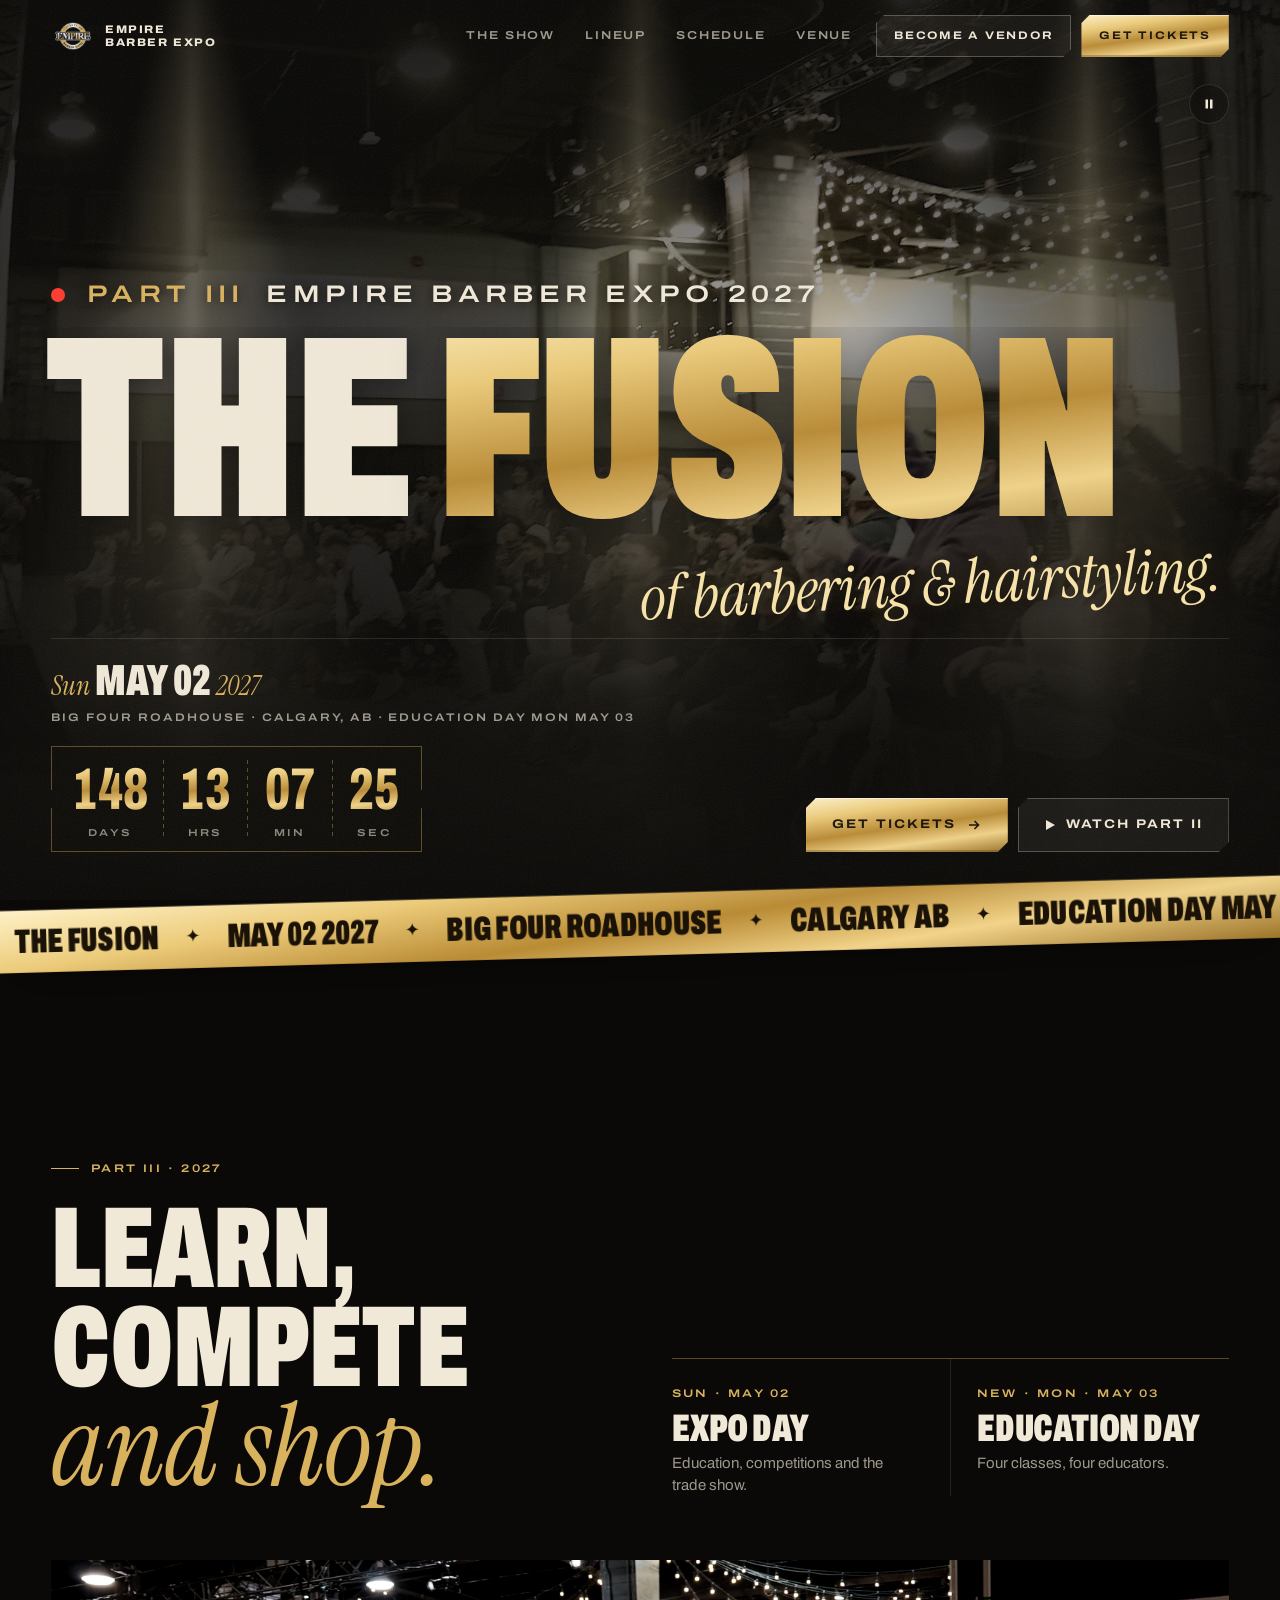
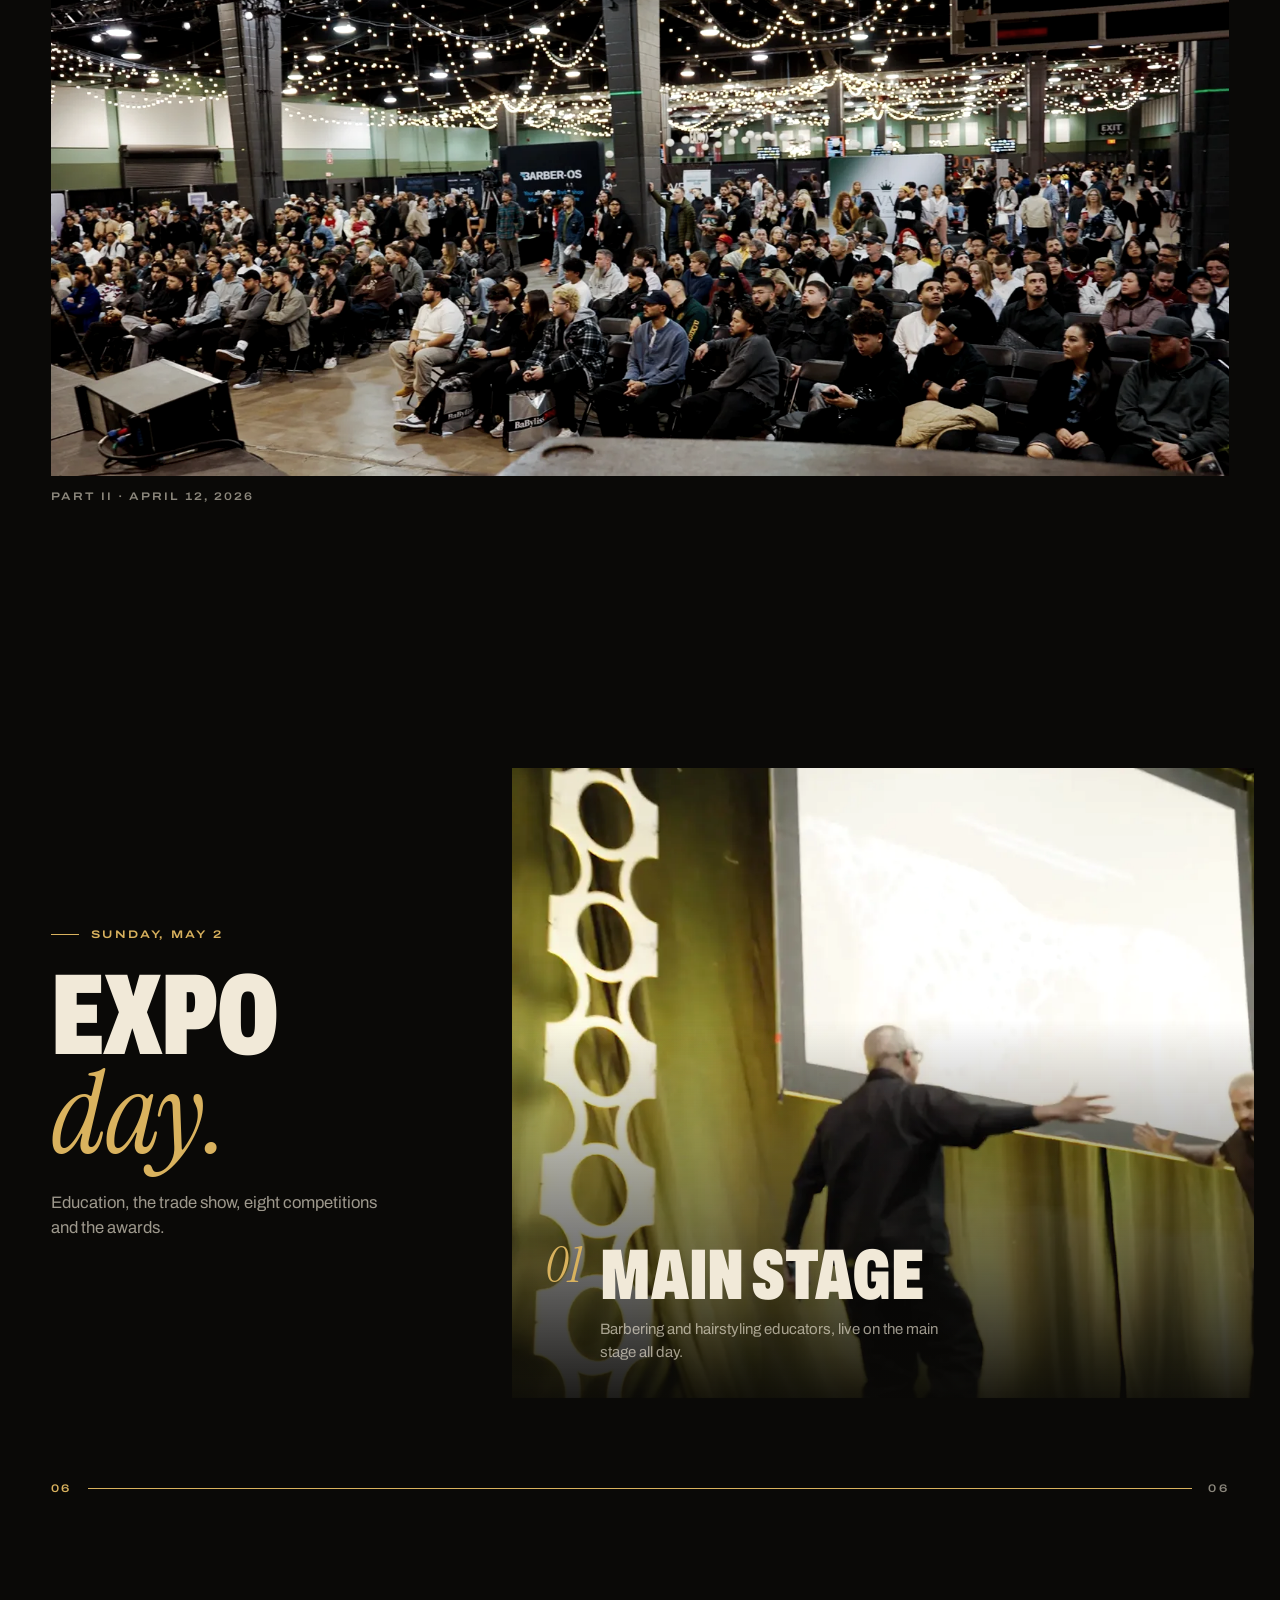
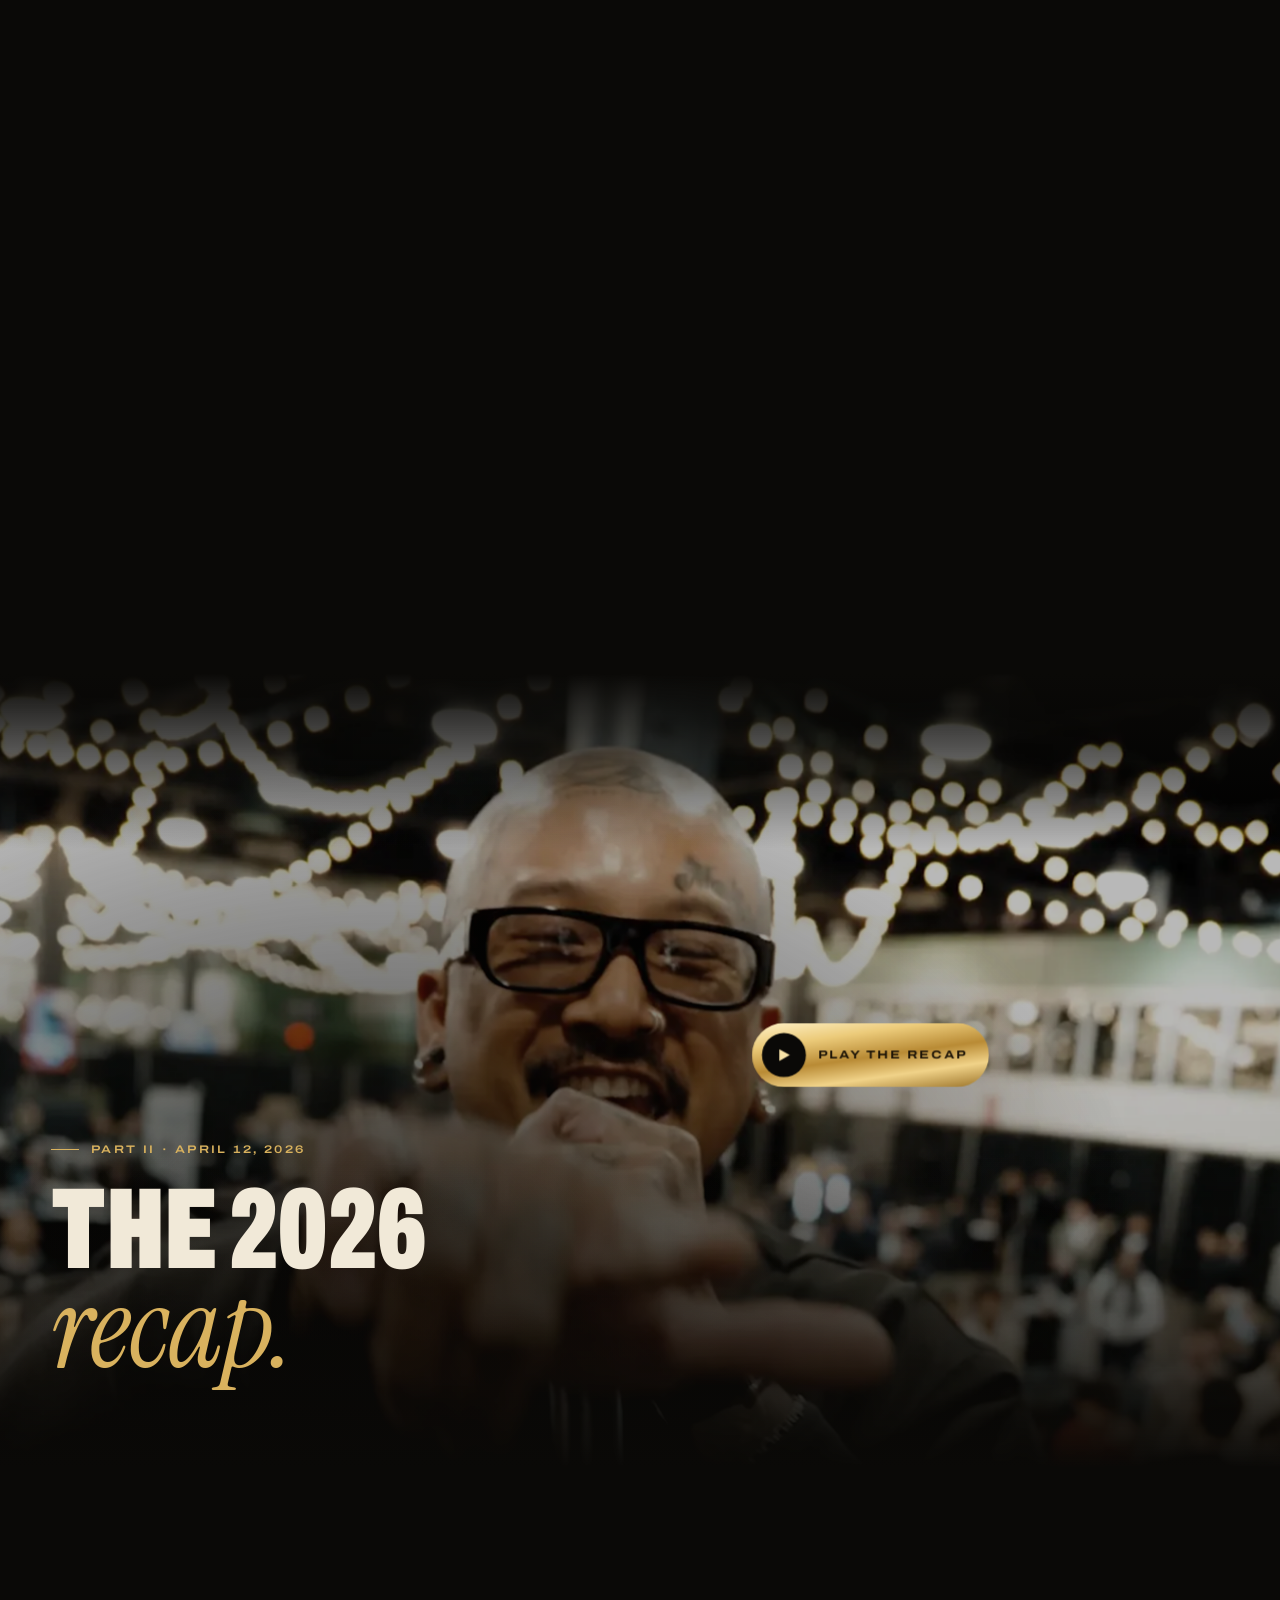
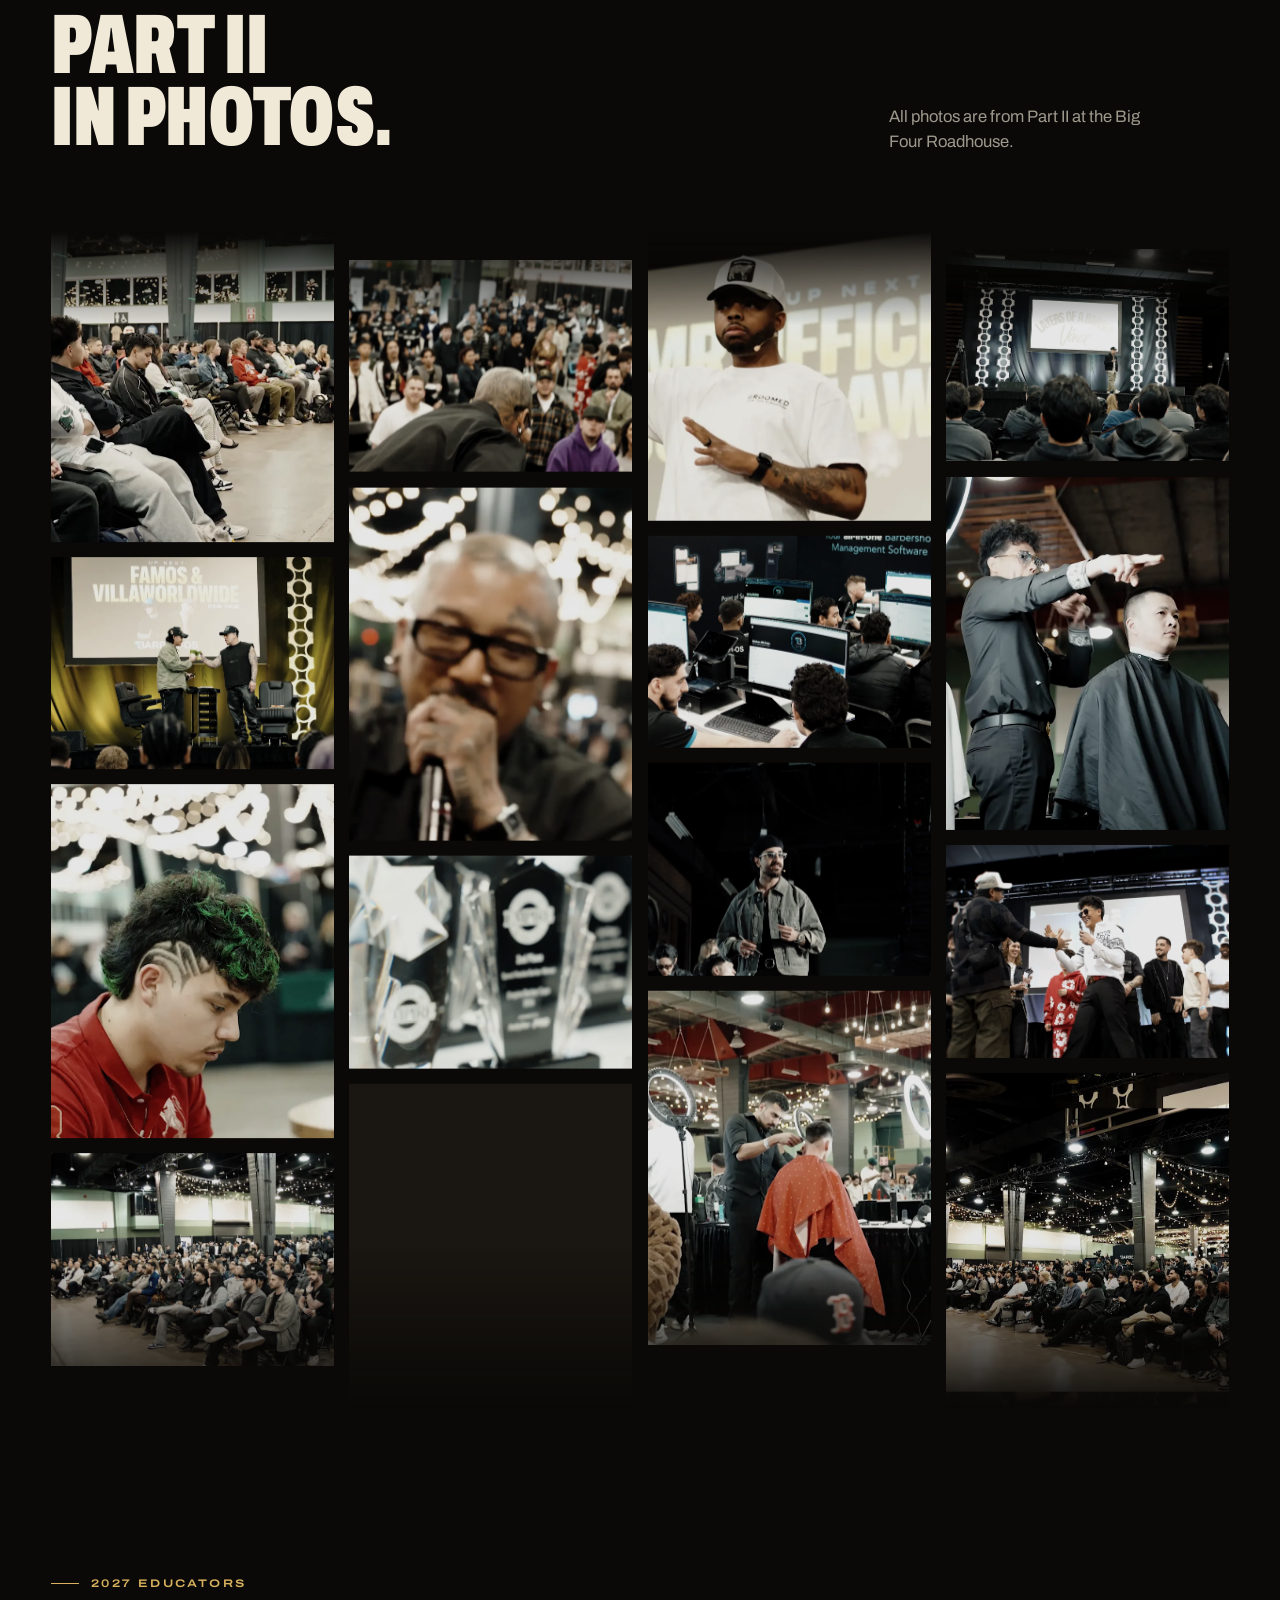
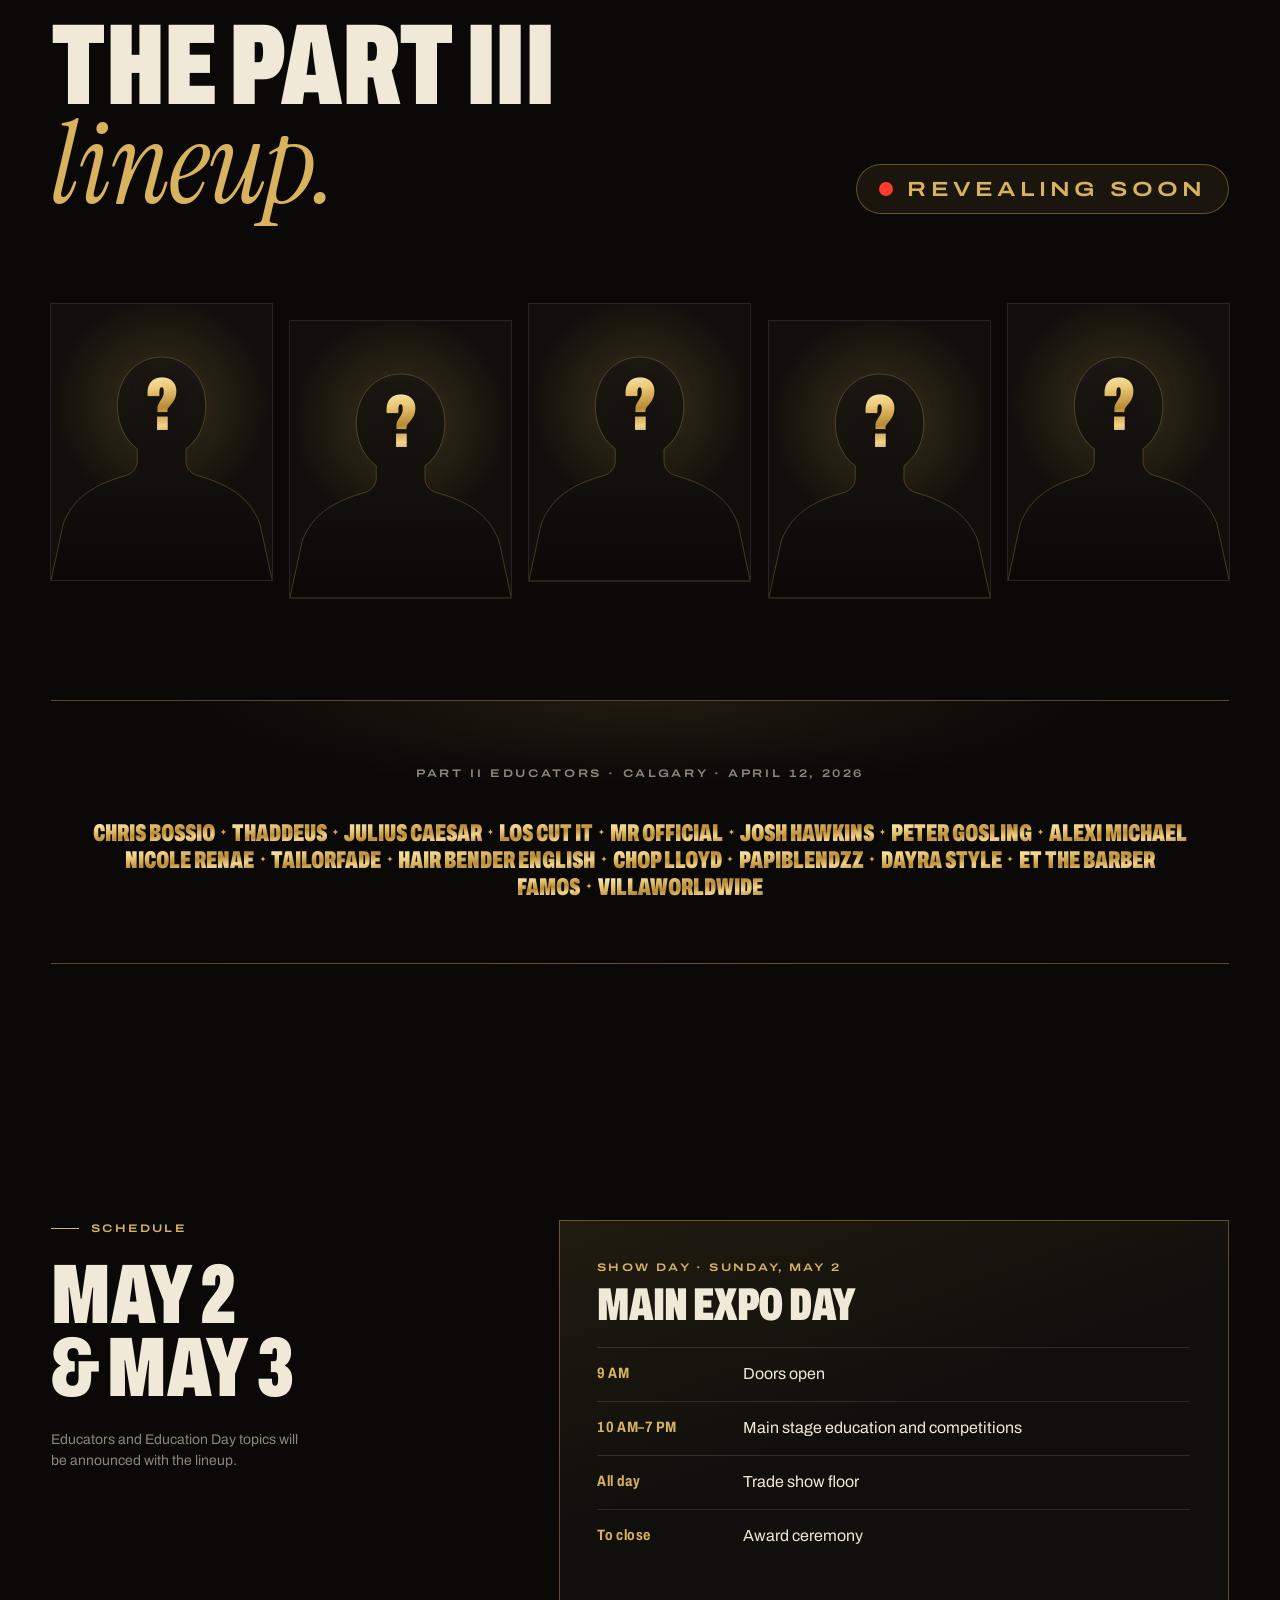
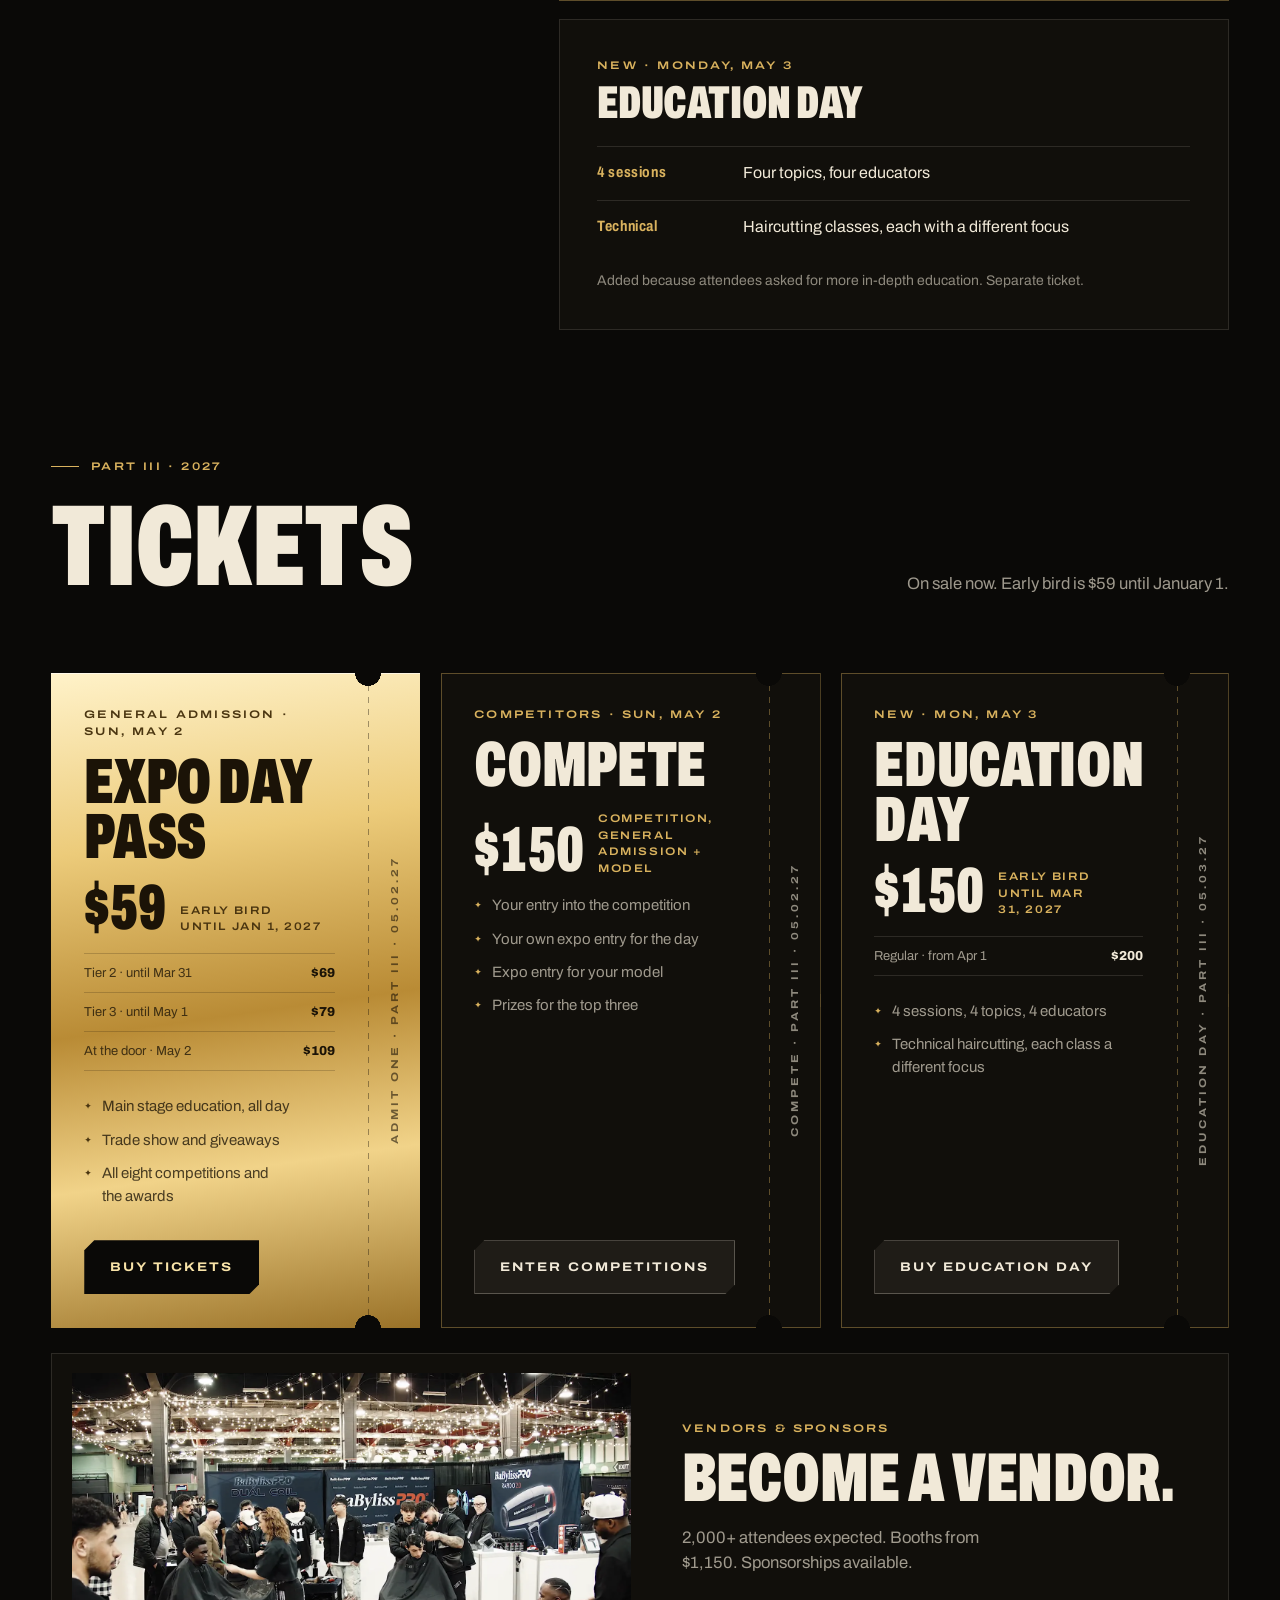
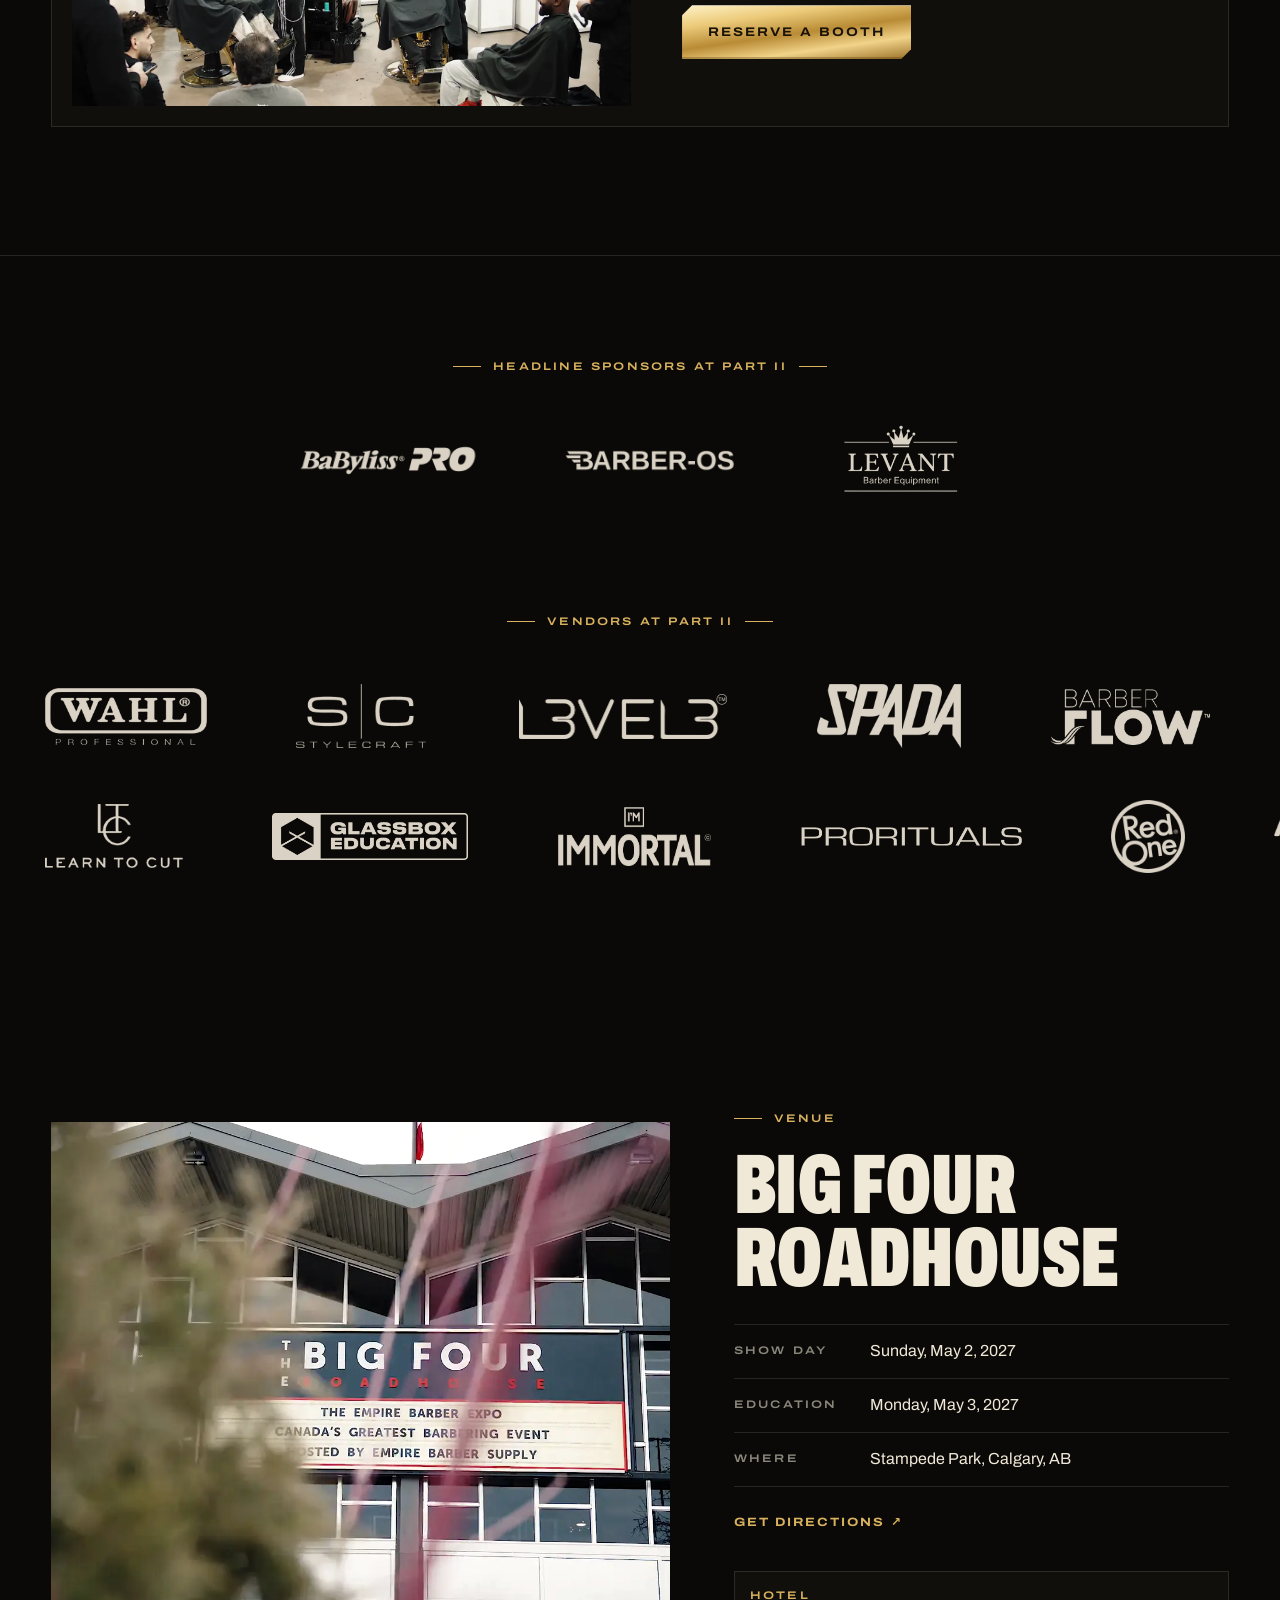
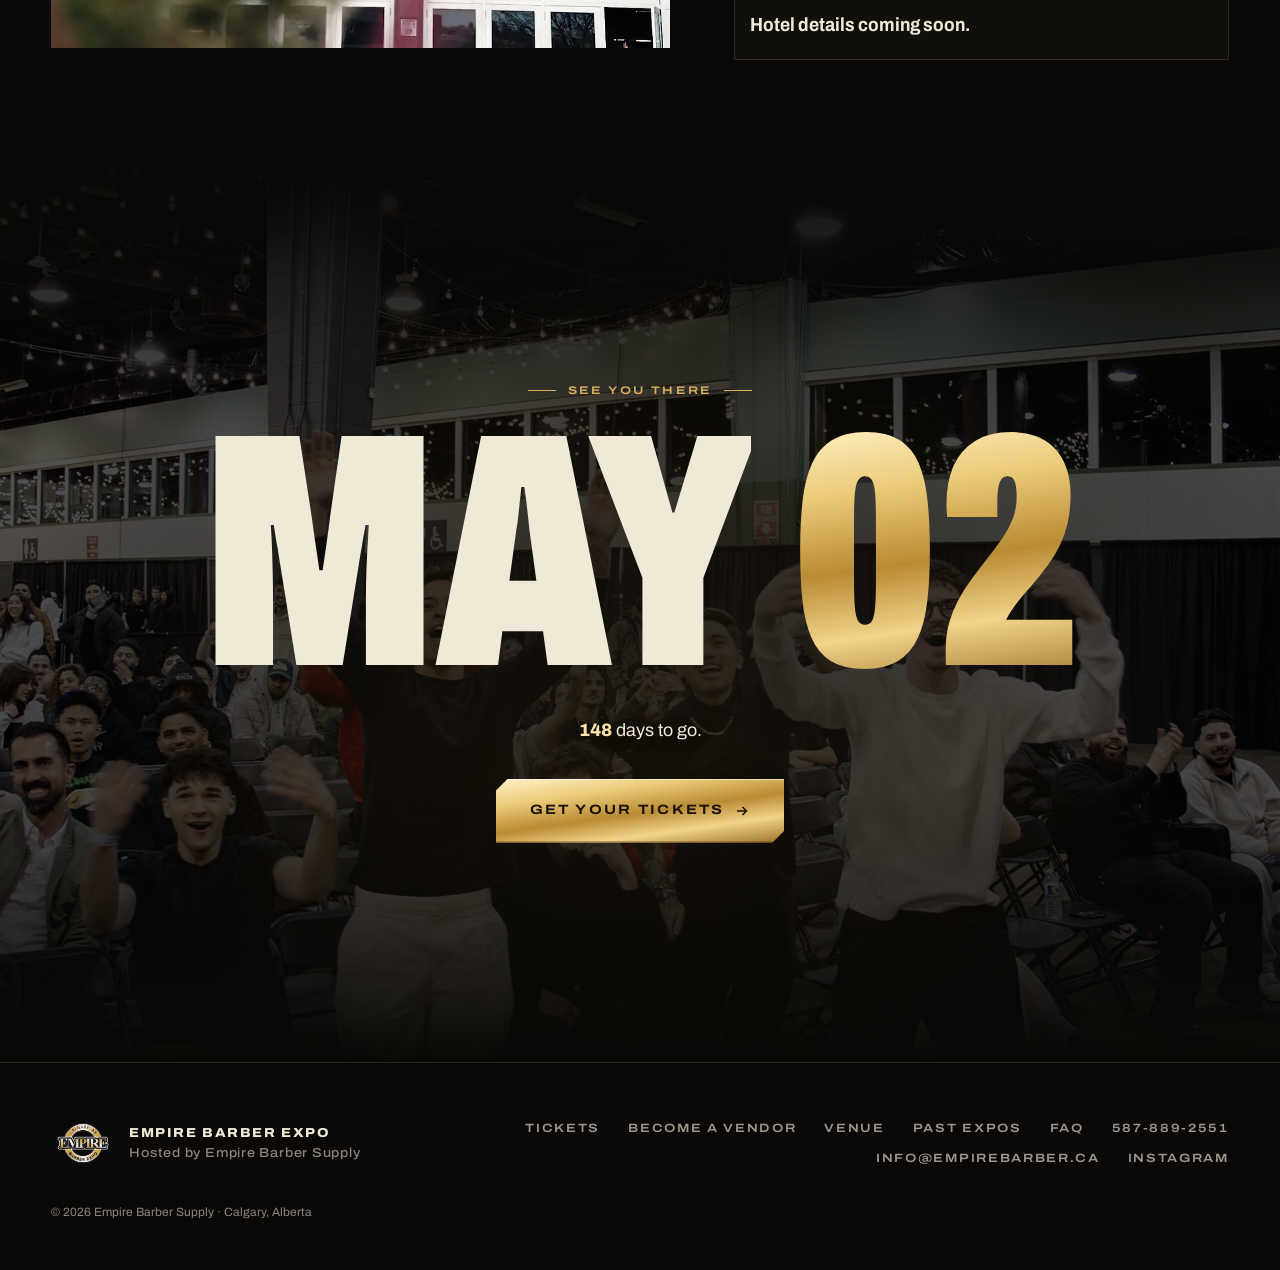
<file: index.html>
<!doctype html>
<html lang="en">
<head>
  <meta charset="utf-8">
  <meta name="viewport" content="width=device-width, initial-scale=1, viewport-fit=cover">
  <title>Empire Barber Expo 2027 · Barber &amp; Hair Expo in Calgary, Canada · May 2</title>
  <meta name="description" content="A barber and hair expo in Calgary, Alberta, Canada. Part 3: The Fusion of Barbering &amp; Hairstyling. Sunday, May 2, 2027 at the Big Four Roadhouse. Tickets on sale now, early bird $59.">
  <link rel="canonical" href="https://barberexpo.ca/">
  <meta name="theme-color" content="#0a0907">
  <meta property="og:type" content="website">
  <meta property="og:site_name" content="Empire Barber Expo">
  <meta property="og:locale" content="en_CA">
  <meta property="og:url" content="https://barberexpo.ca/">
  <meta property="og:title" content="Empire Barber Expo 2027 · Calgary, Canada · Tickets On Sale">
  <meta property="og:description" content="Part 3: The Fusion of Barbering &amp; Hairstyling. Sunday, May 2, 2027. Big Four Roadhouse, Calgary. Early bird tickets $59.">
  <meta property="og:image" content="https://barberexpo.ca/assets/img/share/og-expo-2027.jpg">
  <meta property="og:image:width" content="1200">
  <meta property="og:image:height" content="630">
  <meta property="og:image:alt" content="The crowd at the Empire Barber Expo 2026 in Calgary">
  <meta name="twitter:card" content="summary_large_image">
  <meta name="twitter:title" content="Empire Barber Expo 2027 · Calgary, Canada · Tickets On Sale">
  <meta name="twitter:description" content="Part 3: The Fusion of Barbering &amp; Hairstyling. Sunday, May 2, 2027. Big Four Roadhouse, Calgary. Early bird tickets $59.">
  <meta name="twitter:image" content="https://barberexpo.ca/assets/img/share/og-expo-2027.jpg">
  <link rel="icon" href="favicon.ico" sizes="48x48">
  <link rel="icon" href="assets/logos/empire-badge.webp" type="image/webp">
  <link rel="apple-touch-icon" href="assets/logos/apple-touch-icon.png">

  <script type="application/ld+json">
  {
    "@context": "https://schema.org",
    "@graph": [
      {
        "@type": "Organization",
        "@id": "https://barberexpo.ca/#org",
        "name": "Empire Barber Expo",
        "url": "https://barberexpo.ca/",
        "logo": "https://barberexpo.ca/assets/logos/apple-touch-icon.png",
        "email": "info@empirebarber.ca",
        "telephone": "+1-587-889-2551",
        "sameAs": [
          "https://www.instagram.com/empirebarberexpo/",
          "https://www.showpass.com/the-empire-barber-expo-2027/",
          "https://www.showpass.com/the-empire-barber-expo-2026/",
          "https://www.showpass.com/the-empire-barber-expo-2025"
        ],
        "parentOrganization": {
          "@type": "Organization",
          "name": "Empire Barber Supply",
          "url": "https://empirebarber.ca/"
        }
      },
      {
        "@type": "WebSite",
        "@id": "https://barberexpo.ca/#website",
        "name": "Empire Barber Expo",
        "url": "https://barberexpo.ca/",
        "inLanguage": "en-CA",
        "publisher": { "@id": "https://barberexpo.ca/#org" }
      },
      {
        "@type": "ExhibitionEvent",
        "@id": "https://barberexpo.ca/#expo-2027",
        "name": "Empire Barber Expo 2027",
        "alternateName": "Empire Barber Expo Part 3: The Fusion of Barbering & Hairstyling",
        "description": "Part 3 of the Empire Barber Expo, a barber and hair expo in Calgary, Alberta, Canada with main stage education, a trade show floor, eight competitions and the awards.",
        "keywords": "barber expo, hair expo, barber show, hair show, barber trade show, Calgary, Alberta, Canada",
        "url": "https://barberexpo.ca/",
        "startDate": "2027-05-02T09:00:00-06:00",
        "endDate": "2027-05-02T19:00:00-06:00",
        "eventStatus": "https://schema.org/EventScheduled",
        "eventAttendanceMode": "https://schema.org/OfflineEventAttendanceMode",
        "image": [
          "https://barberexpo.ca/assets/img/share/og-expo-2027.jpg",
          "https://barberexpo.ca/assets/img/hero-poster.webp"
        ],
        "location": {
          "@type": "Place",
          "name": "Big Four Roadhouse, Stampede Park",
          "address": {
            "@type": "PostalAddress",
            "streetAddress": "1801 Big Four Trail SE",
            "addressLocality": "Calgary",
            "addressRegion": "AB",
            "addressCountry": "CA"
          }
        },
        "audience": { "@type": "Audience", "audienceType": "Barbers and hairstylists" },
        "organizer": { "@id": "https://barberexpo.ca/#org" },
        "offers": [
          {
            "@type": "Offer",
            "name": "Expo Day Pass, early bird",
            "url": "https://www.showpass.com/the-empire-barber-expo-2027/",
            "price": "59",
            "priceCurrency": "CAD",
            "availability": "https://schema.org/InStock",
            "validFrom": "2026-11-09T10:00:00-07:00",
            "validThrough": "2027-01-01T23:59:00-07:00"
          },
          {
            "@type": "Offer",
            "name": "Competitor entry",
            "url": "https://www.showpass.com/the-empire-barber-expo-2027/",
            "price": "150",
            "priceCurrency": "CAD",
            "availability": "https://schema.org/InStock",
            "validFrom": "2026-11-09T10:00:00-07:00"
          }
        ]
      },
      {
        "@type": "ExhibitionEvent",
        "@id": "https://barberexpo.ca/#expo-2026",
        "name": "Empire Barber Expo 2026 (Part 2)",
        "description": "Part 2 of the Empire Barber Expo, a barber and hair expo in Calgary, Alberta, Canada, with 45 vendors on the floor.",
        "url": "https://barberexpo.ca/past-expos/",
        "startDate": "2026-04-12",
        "endDate": "2026-04-12",
        "eventStatus": "https://schema.org/EventScheduled",
        "eventAttendanceMode": "https://schema.org/OfflineEventAttendanceMode",
        "image": "https://barberexpo.ca/assets/img/share/og-expo-2027.jpg",
        "location": {
          "@type": "Place",
          "name": "Big Four Roadhouse, Stampede Park",
          "address": { "@type": "PostalAddress", "streetAddress": "1801 Big Four Trail SE", "addressLocality": "Calgary", "addressRegion": "AB", "addressCountry": "CA" }
        },
        "organizer": { "@id": "https://barberexpo.ca/#org" }
      },
      {
        "@type": "ExhibitionEvent",
        "@id": "https://barberexpo.ca/#expo-2025",
        "name": "Empire Barber Expo 2025",
        "description": "The Empire Barber Expo in Calgary, Alberta, Canada, a barber and hair expo with education, a trade show and competitions.",
        "url": "https://barberexpo.ca/past-expos/",
        "startDate": "2025-04-13",
        "endDate": "2025-04-13",
        "eventStatus": "https://schema.org/EventScheduled",
        "eventAttendanceMode": "https://schema.org/OfflineEventAttendanceMode",
        "location": {
          "@type": "Place",
          "name": "Big Four Roadhouse, Stampede Park",
          "address": { "@type": "PostalAddress", "streetAddress": "1801 Big Four Trail SE", "addressLocality": "Calgary", "addressRegion": "AB", "addressCountry": "CA" }
        },
        "organizer": { "@id": "https://barberexpo.ca/#org" }
      }
    ]
  }
  </script>

  <link rel="preconnect" href="https://fonts.googleapis.com">
  <link rel="preconnect" href="https://fonts.gstatic.com" crossorigin>
  <link rel="preload" as="style" href="https://fonts.googleapis.com/css2?family=Archivo:wdth,wght@62..125,100..900&family=Instrument+Serif:ital@0;1&display=swap" onload="this.onload=null;this.rel='stylesheet'">
  <noscript><link rel="stylesheet" href="https://fonts.googleapis.com/css2?family=Archivo:wdth,wght@62..125,100..900&family=Instrument+Serif:ital@0;1&display=swap"></noscript>
  <link rel="preload" as="image" href="assets/img/hero-poster.webp" fetchpriority="high">
  <link rel="stylesheet" href="assets/css/main.css?v=24">
</head>
<body>
  <a class="skip" href="#main">Skip to content</a>
  <div class="grain" aria-hidden="true"></div>

  <!-- ============ NAV ============ -->
  <header class="nav" data-nav>
    <a class="nav-brand" href="#top" aria-label="Empire Barber Expo, back to top">
      <img src="assets/logos/empire-badge.webp" alt="" width="44" height="44">
      <span>Empire<br>Barber Expo</span>
    </a>
    <nav class="nav-links" aria-label="Sections">
      <a href="#show">The Show</a>
      <a href="#lineup">Lineup</a>
      <a href="#setlist">Schedule</a>
      <a href="#venue">Venue</a>
    </nav>
    <div class="nav-ctas">
      <a class="btn btn-ghost btn-sm" href="vendors/">Become a Vendor</a>
      <a class="btn btn-gold btn-sm" href="#tickets" data-link="tickets">Get Tickets</a>
    </div>
  </header>

  <main id="main">

    <!-- ============ HERO ============ -->
    <section class="hero" id="top">
      <div class="hero-media" aria-hidden="true">
        <video class="hero-video" src="assets/video/hero-loop.mp4" poster="assets/img/hero-poster.webp" autoplay muted loop playsinline></video>
        <div class="hero-grade"></div>
        <div class="spot" data-spot></div>
        <div class="beam b1"></div>
        <div class="beam b2"></div>
        <div class="beam b3"></div>
        <div class="hero-fade"></div>
      </div>

      <button class="motion-toggle" type="button" data-motion-toggle aria-pressed="false" aria-label="Pause background video and animations">
        <svg class="i-pause" width="12" height="12" viewBox="0 0 12 12" aria-hidden="true"><path d="M2.5 1.5h2.5v9H2.5zM7 1.5h2.5v9H7z" fill="currentColor"/></svg>
        <svg class="i-play" width="12" height="12" viewBox="0 0 12 12" aria-hidden="true"><path d="M2.5 1l8 5-8 5z" fill="currentColor"/></svg>
      </button>

      <div class="hero-inner">
        <p class="hero-meta">
          <span class="live-dot" aria-hidden="true"></span>
          <span>Part III</span>
          <span>Empire Barber Expo 2027</span>
        </p>

        <h1 class="hero-title" aria-label="The Fusion of barbering and hairstyling" translate="no">
          <span class="ln" style="--i:0"><span>The&nbsp;<em class="gold-text">Fusion</em></span></span>
          <span class="ln hero-kicker" style="--i:1"><span>of barbering &amp; hairstyling.</span></span>
        </h1>

        <div class="hero-bar">
          <div class="hero-when">
            <p class="hero-date"><time datetime="2027-05-02"><span>Sun</span> May 02 <span>2027</span></time></p>
            <p class="hero-where">Big Four Roadhouse · Calgary, AB · Education Day Mon May 03</p>
          </div>

          <div class="countdown" data-countdown role="timer" aria-label="Countdown to doors on May 2, 2027">
            <div class="cd-unit"><span class="cd-num" data-unit="d"></span><span class="cd-label">Days</span></div>
            <div class="cd-unit"><span class="cd-num" data-unit="h"></span><span class="cd-label">Hrs</span></div>
            <div class="cd-unit"><span class="cd-num" data-unit="m"></span><span class="cd-label">Min</span></div>
            <div class="cd-unit"><span class="cd-num" data-unit="s"></span><span class="cd-label">Sec</span></div>
          </div>

          <div class="hero-ctas">
            <a class="btn btn-gold" href="#tickets" data-link="tickets">Get Tickets
              <svg width="16" height="16" viewBox="0 0 16 16" aria-hidden="true"><path d="M3 8h9M8.5 4l4 4-4 4" fill="none" stroke="currentColor" stroke-width="1.6"/></svg>
            </a>
            <button class="btn btn-ghost" type="button" data-play>
              <svg width="12" height="12" viewBox="0 0 12 12" aria-hidden="true"><path d="M2 1l9 5-9 5z" fill="currentColor"/></svg>
              Watch Part II
            </button>
          </div>
        </div>
      </div>
    </section>

    <!-- ============ TICKER ============ -->
    <div class="ticker" aria-hidden="true">
      <div class="ticker-track">
        <span>The Fusion</span><i>✦</i><span>May 02 2027</span><i>✦</i><span>Big Four Roadhouse</span><i>✦</i><span>Calgary AB</span><i>✦</i><span>Education Day May 03</span><i>✦</i><span>Part III</span><i>✦</i>
        <span>The Fusion</span><i>✦</i><span>May 02 2027</span><i>✦</i><span>Big Four Roadhouse</span><i>✦</i><span>Calgary AB</span><i>✦</i><span>Education Day May 03</span><i>✦</i><span>Part III</span><i>✦</i>
      </div>
    </div>

    <!-- ============ STORY ============ -->
    <section class="story" id="story" aria-labelledby="story-title">
      <div class="story-head">
        <div>
          <p class="eyebrow">Part III · 2027</p>
          <h2 class="display h-xl" id="story-title">Learn, compete<br><em class="serif-gold">and shop.</em></h2>
        </div>
        <ol class="story-days">
          <li data-reveal>
            <p class="label">Sun · May 02</p>
            <h3 class="display">Expo Day</h3>
            <p>Education, competitions and the trade show.</p>
          </li>
          <li data-reveal style="--d:100ms">
            <p class="label">New · Mon · May 03</p>
            <h3 class="display">Education Day</h3>
            <p>Four classes, four educators.</p>
          </li>
        </ol>
      </div>
      <figure class="story-media" data-reveal="clip">
        <div class="wipe"><img src="assets/img/story-crowd.webp" alt="Attendees seated in front of the main stage under string lights, with the exhibitor floor behind" loading="lazy" decoding="async" width="1600" height="702"></div>
        <figcaption>Part II · <time datetime="2026-04-12">April 12, 2026</time></figcaption>
      </figure>
    </section>

    <!-- ============ THE SHOW (horizontal) ============ -->
    <section class="acts" id="show" data-acts>
      <div class="acts-sticky">
        <div class="acts-track" data-track>

          <div class="acts-intro">
            <p class="eyebrow">Sunday, May 2</p>
            <h2 class="display h-xl">Expo <em class="serif-gold">day.</em></h2>
            <p class="lede">Education, the trade show, eight competitions and the awards.</p>
          </div>

          <article class="act">
            <div class="act-media"><video aria-hidden="true" data-inview muted loop playsinline preload="none" poster="assets/img/stage-gold.webp" data-src="assets/video/clip-stage.mp4"></video></div>
            <div class="act-copy">
              <span class="act-no">01</span>
              <h3 class="display">Main Stage</h3>
              <p>Barbering and hairstyling educators, live on the main stage all day.</p>
            </div>
          </article>

          <article class="act">
            <div class="act-media"><video aria-hidden="true" data-inview muted loop playsinline preload="none" poster="assets/img/crowd-hype.webp" data-src="assets/video/clip-hype.mp4"></video></div>
            <div class="act-copy">
              <span class="act-no">02</span>
              <h3 class="display">The Crowd</h3>
              <p>Barbers, stylists, shop owners and students in one room.</p>
            </div>
          </article>

          <article class="act">
            <div class="act-media"><video aria-hidden="true" data-inview muted loop playsinline preload="none" poster="assets/img/vendor-floor.webp" data-src="assets/video/clip-vendors.mp4"></video></div>
            <div class="act-copy">
              <span class="act-no">03</span>
              <h3 class="display">Trade Show</h3>
              <p>The industry’s top brands, new tools and product, and giveaways.</p>
            </div>
          </article>

          <article class="act">
            <div class="act-media"><video aria-hidden="true" data-inview muted loop playsinline preload="none" poster="assets/img/comp-cut.webp" data-src="assets/video/clip-cuts.mp4"></video></div>
            <div class="act-copy">
              <span class="act-no">04</span>
              <h3 class="display">Competitions</h3>
              <p>Eight live competitions, from Speed Fade to Hair &amp; Beard.</p>
            </div>
          </article>

          <article class="act">
            <div class="act-media"><video aria-hidden="true" data-inview muted loop playsinline preload="none" poster="assets/img/education.webp" data-src="assets/video/clip-education.mp4"></video></div>
            <div class="act-copy">
              <span class="act-no">05</span>
              <h3 class="display">Education</h3>
              <p>Techniques you can take back to your chair, and a second day just for education.</p>
            </div>
          </article>

          <article class="act">
            <div class="act-media"><video aria-hidden="true" data-inview muted loop playsinline preload="none" poster="assets/img/trophies.webp" data-src="assets/video/clip-trophies.mp4"></video></div>
            <div class="act-copy">
              <span class="act-no">06</span>
              <h3 class="display">Awards</h3>
              <p>The award ceremony closes the day.</p>
            </div>
          </article>

        </div>

        <div class="acts-progress" aria-hidden="true">
          <span data-acts-count>01</span>
          <div class="acts-bar"><i data-acts-bar></i></div>
          <span>06</span>
        </div>
      </div>
    </section>

    <!-- ============ RECAP ============ -->
    <section class="recap" data-recap aria-label="Part II recap video">
      <div class="recap-media">
        <img src="assets/img/mc-point.webp" alt="An MC points at the crowd under string lights at the 2026 Empire Barber Expo" loading="lazy" decoding="async" width="1600" height="900">
      </div>
      <div class="recap-copy">
        <p class="eyebrow">Part II · April 12, 2026</p>
        <h2 class="display h-xl">The 2026<br><em class="serif-gold">recap.</em></h2>
      </div>
      <button class="recap-play" type="button" data-play data-recap-chip>
        <span class="recap-play-icon"><svg width="14" height="14" viewBox="0 0 12 12" aria-hidden="true"><path d="M2 1l9 5-9 5z" fill="currentColor"/></svg></span>
        <span>Play the Recap</span>
      </button>
    </section>

    <!-- ============ WALL ============ -->
    <section class="wall" data-wall aria-labelledby="wall-title">
      <div class="wall-head">
        <h2 class="display h-lg" id="wall-title">Part II<br>in photos.</h2>
        <p class="lede">All photos are from Part II at the Big Four Roadhouse.</p>
      </div>
      <div class="wall-grid">
        <div class="wall-col" data-speed="-0.12">
          <figure class="tile t-tall"><img src="assets/img/crowd-seats.webp" alt="Rows of attendees watching the main stage" loading="lazy" decoding="async" width="1600" height="900"></figure>
          <figure class="tile"><img src="assets/img/stage-famos.webp" alt="Famos and Villaworldwide on the main stage between gold curtains" loading="lazy" decoding="async" width="1600" height="900"></figure>
          <figure class="tile t-tall"><img src="assets/img/design-cut.webp" alt="A competitor with a green hair design during the competition" loading="lazy" decoding="async" width="1600" height="900"></figure>
          <figure class="tile"><img src="assets/img/crowd-seminar.webp" alt="A packed seated crowd watching a seminar" loading="lazy" decoding="async" width="1600" height="900"></figure>
        </div>
        <div class="wall-col" data-speed="0.08">
          <figure class="tile"><img src="assets/img/crowd-dense.webp" alt="A dense crowd around the stage" loading="lazy" decoding="async" width="1600" height="900"></figure>
          <figure class="tile t-tall"><video aria-hidden="true" data-inview muted loop playsinline preload="none" poster="assets/img/mc-mic.webp" data-src="assets/video/clip-mc.mp4"></video></figure>
          <figure class="tile"><img src="assets/img/trophies.webp" alt="Crystal trophies lined up for the award ceremony" loading="lazy" decoding="async" width="1600" height="900"></figure>
          <figure class="tile t-tall"><img src="assets/img/runway-2.webp" alt="A model walking the runway on stage" loading="lazy" decoding="async" width="1600" height="900"></figure>
        </div>
        <div class="wall-col" data-speed="-0.18">
          <figure class="tile t-tall"><img src="assets/img/stage-wave.webp" alt="Mr Official waving to the crowd from the main stage" loading="lazy" decoding="async" width="1600" height="900"></figure>
          <figure class="tile"><img src="assets/img/vendor-booth.webp" alt="Barbers testing software at a vendor booth" loading="lazy" decoding="async" width="1600" height="900"></figure>
          <figure class="tile"><img src="assets/img/stage-wide.webp" alt="An educator on the main stage in front of a seated crowd" loading="lazy" decoding="async" width="1600" height="900"></figure>
          <figure class="tile t-tall"><img src="assets/img/comp-hall.webp" alt="The competition floor with ring lights and chairs" loading="lazy" decoding="async" width="1600" height="900"></figure>
        </div>
        <div class="wall-col" data-speed="0.05">
          <figure class="tile"><img src="assets/img/seminar.webp" alt="An audience watching an educator from the back of the room" loading="lazy" decoding="async" width="1600" height="900"></figure>
          <figure class="tile t-tall"><img src="assets/img/comp-cut.webp" alt="Competitors cutting under ring lights" loading="lazy" decoding="async" width="1600" height="900"></figure>
          <figure class="tile"><img src="assets/img/stage-group.webp" alt="Educators and winners together on stage" loading="lazy" decoding="async" width="1600" height="900"></figure>
          <figure class="tile t-tall"><img src="assets/img/crowd-hall.webp" alt="Wide shot of the full hall under string lights" loading="lazy" decoding="async" width="1600" height="900"></figure>
        </div>
      </div>
    </section>

    <!-- ============ LINEUP ============ -->
    <section class="lineup" id="lineup">
      <div class="lineup-head">
        <p class="eyebrow">2027 educators</p>
        <h2 class="display h-xl">The Part III<br><em class="serif-gold">lineup.</em></h2>
        <p class="tba-soon"><span class="live-dot" aria-hidden="true"></span>Revealing soon</p>
      </div>

      <!-- Shadow figures stand in for the 2027 educators until the lineup drops -->
      <svg class="sr-defs" width="0" height="0" aria-hidden="true" focusable="false">
        <defs>
          <linearGradient id="tba-fill" x1="0" y1="0" x2="0" y2="1">
            <stop offset="0" stop-color="#1c1813"/>
            <stop offset="1" stop-color="#0a0907"/>
          </linearGradient>
          <symbol id="tba-figure" viewBox="0 0 400 500">
            <path fill="url(#tba-fill)" stroke="rgba(217, 178, 94, 0.32)" stroke-width="1.5" d="M200 96c-46 0-80 38-80 88 0 34 14 62 36 78v22c0 12-8 22-20 26-58 16-96 40-114 88L0 500h400l-22-102c-18-48-56-72-114-88-12-4-20-14-20-26v-22c22-16 36-44 36-78 0-50-34-88-80-88z"/>
          </symbol>
        </defs>
      </svg>
      <ul class="tba-row" data-reveal aria-label="2027 educators, to be announced">
          <li class="tba" style="--i:0"><svg viewBox="0 0 400 500" aria-hidden="true"><use href="#tba-figure"/></svg><span aria-hidden="true">?</span></li>
          <li class="tba" style="--i:1"><svg viewBox="0 0 400 500" aria-hidden="true"><use href="#tba-figure"/></svg><span aria-hidden="true">?</span></li>
          <li class="tba" style="--i:2"><svg viewBox="0 0 400 500" aria-hidden="true"><use href="#tba-figure"/></svg><span aria-hidden="true">?</span></li>
          <li class="tba" style="--i:3"><svg viewBox="0 0 400 500" aria-hidden="true"><use href="#tba-figure"/></svg><span aria-hidden="true">?</span></li>
          <li class="tba" style="--i:4"><svg viewBox="0 0 400 500" aria-hidden="true"><use href="#tba-figure"/></svg><span aria-hidden="true">?</span></li>
      </ul>

      <div class="poster" data-poster>
        <p class="poster-cap">Part II educators · Calgary · <time datetime="2026-04-12">April 12, 2026</time></p>
        <!-- Equal billing: one size, one colour. Stars that land at a line break are hidden by JS. -->
        <ul class="poster-names" translate="no" data-poster-names>
          <li><a data-person="chris-bossio" href="https://www.instagram.com/bossiocuts/" target="_blank" rel="noopener">Chris Bossio</a></li>
          <li><i aria-hidden="true">✦</i><a data-person="thaddeus" href="https://www.instagram.com/thaddeus.10/" target="_blank" rel="noopener">Thaddeus</a></li>
          <li><i aria-hidden="true">✦</i><a data-person="julius-caesar" href="https://www.instagram.com/juliuscaesar/" target="_blank" rel="noopener">Julius Caesar</a></li>
          <li><i aria-hidden="true">✦</i><a data-person="los-cut-it" href="https://www.instagram.com/los_cut_it/" target="_blank" rel="noopener">Los Cut It</a></li>
          <li><i aria-hidden="true">✦</i><a data-person="mr-official" href="https://www.instagram.com/mrofficial/" target="_blank" rel="noopener">Mr Official</a></li>
          <li><i aria-hidden="true">✦</i><a data-person="josh-hawkins" href="https://www.instagram.com/thehawkvision_/" target="_blank" rel="noopener">Josh Hawkins</a></li>
          <li><i aria-hidden="true">✦</i><a data-person="peter-gosling" href="https://www.instagram.com/petergosling_/" target="_blank" rel="noopener">Peter Gosling</a></li>
          <li><i aria-hidden="true">✦</i><a data-person="alexi-michael" href="https://www.instagram.com/aleximichael/" target="_blank" rel="noopener">Alexi Michael</a></li>
          <li><i aria-hidden="true">✦</i><a data-person="nicole-renae" href="https://www.instagram.com/_nicolerenae/" target="_blank" rel="noopener">Nicole Renae</a></li>
          <li><i aria-hidden="true">✦</i><a data-person="tailorfade" href="https://www.instagram.com/tailorfade/" target="_blank" rel="noopener">Tailorfade</a></li>
          <li><i aria-hidden="true">✦</i><a data-person="hair-bender" href="https://www.instagram.com/hair_bender_english/" target="_blank" rel="noopener">Hair Bender English</a></li>
          <li><i aria-hidden="true">✦</i><a data-person="chop-lloyd" href="https://www.instagram.com/choplloyd/" target="_blank" rel="noopener">Chop Lloyd</a></li>
          <li><i aria-hidden="true">✦</i><a data-person="papiblendzz" href="https://www.instagram.com/papiblendzz/" target="_blank" rel="noopener">Papiblendzz</a></li>
          <li><i aria-hidden="true">✦</i><a data-person="dayra-style" href="https://www.instagram.com/dayra_style/" target="_blank" rel="noopener">Dayra Style</a></li>
          <li><i aria-hidden="true">✦</i><a data-person="et-the-barber" href="https://www.instagram.com/et.thebarber/" target="_blank" rel="noopener">ET the Barber</a></li>
          <li><i aria-hidden="true">✦</i><a data-person="famos" href="https://www.instagram.com/famos/" target="_blank" rel="noopener">Famos</a></li>
          <li><i aria-hidden="true">✦</i><a data-person="villaworldwide" href="https://www.instagram.com/villaworldwide/" target="_blank" rel="noopener">Villaworldwide</a></li>
        </ul>
      </div>

      <!-- Touch devices get a swipeable strip instead of the hover portrait -->
      <div class="lineup-strip" aria-label="Part II educators">
        <figure><img src="assets/people/chris-bossio.webp" alt="" loading="lazy" decoding="async" width="640" height="800"><figcaption>Chris Bossio</figcaption></figure>
        <figure><img src="assets/people/thaddeus.webp" alt="" loading="lazy" decoding="async" width="640" height="800"><figcaption>Thaddeus</figcaption></figure>
        <figure><img src="assets/people/julius-caesar.webp" alt="" loading="lazy" decoding="async" width="640" height="800"><figcaption>Julius Caesar</figcaption></figure>
        <figure><img src="assets/people/los-cut-it.webp" alt="" loading="lazy" decoding="async" width="640" height="800"><figcaption>Los Cut It</figcaption></figure>
        <figure><img src="assets/people/mr-official.webp" alt="" loading="lazy" decoding="async" width="640" height="800"><figcaption>Mr Official</figcaption></figure>
        <figure><img src="assets/people/josh-hawkins.webp" alt="" loading="lazy" decoding="async" width="640" height="800"><figcaption>Josh Hawkins</figcaption></figure>
        <figure><img src="assets/people/peter-gosling.webp" alt="" loading="lazy" decoding="async" width="640" height="800"><figcaption>Peter Gosling</figcaption></figure>
        <figure><img src="assets/people/alexi-michael.webp" alt="" loading="lazy" decoding="async" width="640" height="800"><figcaption>Alexi Michael</figcaption></figure>
        <figure><img src="assets/people/nicole-renae.webp" alt="" loading="lazy" decoding="async" width="640" height="800"><figcaption>Nicole Renae</figcaption></figure>
        <figure><img src="assets/people/tailorfade.webp" alt="" loading="lazy" decoding="async" width="640" height="800"><figcaption>Tailorfade</figcaption></figure>
        <figure><img src="assets/people/hair-bender.webp" alt="" loading="lazy" decoding="async" width="640" height="800"><figcaption>Hair Bender English</figcaption></figure>
        <figure><img src="assets/people/chop-lloyd.webp" alt="" loading="lazy" decoding="async" width="640" height="800"><figcaption>Chop Lloyd</figcaption></figure>
        <figure><img src="assets/people/papiblendzz.webp" alt="" loading="lazy" decoding="async" width="640" height="800"><figcaption>Papiblendzz</figcaption></figure>
        <figure><img src="assets/people/dayra-style.webp" alt="" loading="lazy" decoding="async" width="640" height="800"><figcaption>Dayra Style</figcaption></figure>
        <figure><img src="assets/people/et-the-barber.webp" alt="" loading="lazy" decoding="async" width="640" height="800"><figcaption>ET the Barber</figcaption></figure>
        <figure><img src="assets/people/famos.webp" alt="" loading="lazy" decoding="async" width="640" height="800"><figcaption>Famos</figcaption></figure>
        <figure><img src="assets/people/villaworldwide.webp" alt="" loading="lazy" decoding="async" width="640" height="800"><figcaption>Villaworldwide</figcaption></figure>
      </div>
    </section>

    <!-- ============ SETLIST ============ -->
    <section class="setlist" id="setlist">
      <div class="setlist-head">
        <p class="eyebrow">Schedule</p>
        <h2 class="display h-lg">May 2<br>&amp; May 3</h2>
        <p class="note">Educators and Education Day topics will be announced with the lineup.</p>
      </div>

      <div class="sets">
        <div class="set set-main" data-reveal>
          <p class="label">Show day · Sunday, May 2</p>
          <h3 class="display">Main Expo Day</h3>
          <ol>
            <li><time datetime="09:00">9 AM</time><span>Doors open</span></li>
            <li><time datetime="10:00/19:00">10 AM–7 PM</time><span>Main stage education and competitions</span></li>
            <li><span class="when">All day</span><span>Trade show floor</span></li>
            <li><span class="when">To close</span><span>Award ceremony</span></li>
          </ol>
        </div>

        <div class="set" data-reveal style="--d:100ms">
          <p class="label">New · Monday, May 3</p>
          <h3 class="display">Education Day</h3>
          <ol>
            <li><span class="when">4 sessions</span><span>Four topics, four educators</span></li>
            <li><span class="when">Technical</span><span>Haircutting classes, each with a different focus</span></li>
          </ol>
          <p class="note">Added because attendees asked for more in-depth education. Separate ticket.</p>
        </div>
      </div>
    </section>

    <!-- ============ TICKETS ============ -->
    <section class="tickets" id="tickets">
      <div class="tickets-head">
        <p class="eyebrow">Part III · 2027</p>
        <h2 class="display h-xl">Tickets</h2>
        <p class="lede">On sale now. Early bird is $59 until January 1.</p>
      </div>

      <div class="ticket-row">
        <article class="ticket t-gold" data-tilt>
          <div class="t-main">
            <p class="label">General admission · Sun, May 2</p>
            <h3 class="display">Expo Day<br>Pass</h3>
            <p class="t-price"><strong>$59</strong><span>Early bird<br>until Jan 1, 2027</span></p>
            <ul class="t-tiers">
              <li><span>Tier 2 · until Mar 31</span><b>$69</b></li>
              <li><span>Tier 3 · until May 1</span><b>$79</b></li>
              <li><span>At the door · May 2</span><b>$109</b></li>
            </ul>
            <ul>
              <li>Main stage education, all day</li>
              <li>Trade show and giveaways</li>
              <li>All eight competitions and the awards</li>
            </ul>
            <a class="btn btn-ink" href="#tickets" data-link="tickets">Buy Tickets</a>
          </div>
          <div class="t-stub" aria-hidden="true"><span>Admit one · Part III · 05.02.27</span></div>
          <div class="t-sheen" aria-hidden="true"></div>
        </article>

        <article class="ticket" data-tilt>
          <div class="t-main">
            <p class="label">Competitors · Sun, May 2</p>
            <h3 class="display">Compete</h3>
            <p class="t-price"><strong>$150</strong><span>Competition, general<br>admission + model</span></p>
            <ul>
              <li>Your entry into the competition</li>
              <li>Your own expo entry for the day</li>
              <li>Expo entry for your model</li>
              <li>Prizes for the top three</li>
            </ul>
            <a class="btn btn-ghost" href="#tickets" data-link="compete">Enter Competitions</a>
          </div>
          <div class="t-stub" aria-hidden="true"><span>Compete · Part III · 05.02.27</span></div>
          <div class="t-sheen" aria-hidden="true"></div>
        </article>

        <article class="ticket" data-tilt>
          <div class="t-main">
            <p class="label">New · Mon, May 3</p>
            <h3 class="display">Education<br>Day</h3>
            <p class="t-price"><strong>$150</strong><span>Early bird<br>until Mar 31, 2027</span></p>
            <ul class="t-tiers">
              <li><span>Regular · from Apr 1</span><b>$200</b></li>
            </ul>
            <ul>
              <li>4 sessions, 4 topics, 4 educators</li>
              <li>Technical haircutting, each class a different focus</li>
            </ul>
            <a class="btn btn-ghost" href="#tickets" data-link="education">Buy Education Day</a>
          </div>
          <div class="t-stub" aria-hidden="true"><span>Education Day · Part III · 05.03.27</span></div>
          <div class="t-sheen" aria-hidden="true"></div>
        </article>
      </div>

      <div class="vendor-cta" data-reveal>
        <img src="assets/img/vendor-floor.webp" alt="" loading="lazy" decoding="async" width="1600" height="900">
        <div>
          <p class="label">Vendors &amp; sponsors</p>
          <h3 class="display">Become a vendor.</h3>
          <p>2,000+ attendees expected. Booths from $1,150. Sponsorships available.</p>
        </div>
        <a class="btn btn-gold" href="vendors/">Reserve a Booth</a>
      </div>
    </section>

    <!-- ============ BRANDS ============ -->
    <section class="brands" aria-labelledby="brands-title">
      <h2 class="eyebrow center" id="brands-title">Headline sponsors at Part II</h2>
      <div class="sponsors">
        <img src="assets/logos/babylisspro.png" alt="BaBylissPRO" loading="lazy" width="400" height="250">
        <img src="assets/logos/barber-os.png" alt="Barber-OS" loading="lazy" width="400" height="250">
        <img class="logo-square" src="assets/logos/levant.png" alt="Levant Barber Equipment" loading="lazy" width="600" height="600">
      </div>

      <h3 class="eyebrow center vendors-title">Vendors at Part II</h3>
      <ul class="sr-only">
        <li>Wahl</li><li>StyleCraft</li><li>L3VEL3</li><li>Spada</li><li>Barber Flow</li><li>Cocco</li><li>Tomb45</li><li>Caliber Pro</li><li>ELV8</li><li>Kasho</li>
        <li>Learn To Cut</li><li>Glassbox Education</li><li>Immortal</li><li>Prorituals</li><li>Redone</li><li>Agiva</li><li>Educated Beards</li><li>Hello Scissors Co.</li><li>Prairie Boys</li><li>Mr. Barber</li>
      </ul>
      <div class="marquee marquee-logos" aria-hidden="true" translate="no">
        <div class="marquee-track">
          <img src="assets/logos/vendors/wahl.webp" alt="" width="518" height="180" style="--s:0.88"><img src="assets/logos/vendors/stylecraft.webp" alt="" width="374" height="180"><img src="assets/logos/vendors/l3vel3.webp" alt="" width="837" height="180" style="--s:0.70"><img src="assets/logos/vendors/spada.webp" alt="" width="406" height="180" style="--s:1.00"><img src="assets/logos/vendors/barber-flow.webp" alt="" width="497" height="180" style="--s:0.90"><img src="assets/logos/vendors/cocco.webp" alt="" width="940" height="180" style="--s:0.66"><img src="assets/logos/vendors/tomb45.webp" alt="" width="495" height="180" style="--s:0.90"><img src="assets/logos/vendors/caliber.webp" alt="" width="559" height="180" style="--s:0.85"><img src="assets/logos/vendors/elv8.webp" alt="" width="330" height="180"><img src="assets/logos/vendors/kasho.webp" alt="" width="121" height="180" style="--s:1.15">
          <img src="assets/logos/vendors/wahl.webp" alt="" width="518" height="180" style="--s:0.88"><img src="assets/logos/vendors/stylecraft.webp" alt="" width="374" height="180"><img src="assets/logos/vendors/l3vel3.webp" alt="" width="837" height="180" style="--s:0.70"><img src="assets/logos/vendors/spada.webp" alt="" width="406" height="180" style="--s:1.00"><img src="assets/logos/vendors/barber-flow.webp" alt="" width="497" height="180" style="--s:0.90"><img src="assets/logos/vendors/cocco.webp" alt="" width="940" height="180" style="--s:0.66"><img src="assets/logos/vendors/tomb45.webp" alt="" width="495" height="180" style="--s:0.90"><img src="assets/logos/vendors/caliber.webp" alt="" width="559" height="180" style="--s:0.85"><img src="assets/logos/vendors/elv8.webp" alt="" width="330" height="180"><img src="assets/logos/vendors/kasho.webp" alt="" width="121" height="180" style="--s:1.15">
        </div>
      </div>
      <div class="marquee marquee-logos reverse" aria-hidden="true" translate="no">
        <div class="marquee-track">
          <img src="assets/logos/vendors/learn-to-cut.webp" alt="" width="388" height="180"><img src="assets/logos/vendors/glassbox.webp" alt="" width="744" height="180" style="--s:0.74"><img src="assets/logos/vendors/immortal.webp" alt="" width="465" height="180" style="--s:0.93"><img src="assets/logos/vendors/prorituals.webp" alt="" width="437" height="38" style="--s:0.3"><img src="assets/logos/vendors/redone.webp" alt="" width="180" height="180" style="--s:1.15"><img src="assets/logos/vendors/agiva.webp" alt="" width="293" height="180"><img src="assets/logos/vendors/educated-beards.webp" alt="" width="180" height="180" style="--s:1.35"><img src="assets/logos/vendors/hello-scissors.webp" alt="" width="438" height="180" style="--s:0.96"><img src="assets/logos/vendors/prairie-boys.webp" alt="" width="180" height="180" style="--s:1.15"><img src="assets/logos/vendors/mr-barber.webp" alt="" width="180" height="180" style="--s:1.35">
          <img src="assets/logos/vendors/learn-to-cut.webp" alt="" width="388" height="180"><img src="assets/logos/vendors/glassbox.webp" alt="" width="744" height="180" style="--s:0.74"><img src="assets/logos/vendors/immortal.webp" alt="" width="465" height="180" style="--s:0.93"><img src="assets/logos/vendors/prorituals.webp" alt="" width="437" height="38" style="--s:0.3"><img src="assets/logos/vendors/redone.webp" alt="" width="180" height="180" style="--s:1.15"><img src="assets/logos/vendors/agiva.webp" alt="" width="293" height="180"><img src="assets/logos/vendors/educated-beards.webp" alt="" width="180" height="180" style="--s:1.35"><img src="assets/logos/vendors/hello-scissors.webp" alt="" width="438" height="180" style="--s:0.96"><img src="assets/logos/vendors/prairie-boys.webp" alt="" width="180" height="180" style="--s:1.15"><img src="assets/logos/vendors/mr-barber.webp" alt="" width="180" height="180" style="--s:1.35">
        </div>
      </div>
    </section>

    <!-- ============ VENUE ============ -->
    <section class="venue" id="venue">
      <figure class="venue-media wipe" data-reveal="clip">
        <img src="assets/img/venue.webp" alt="The Big Four Roadhouse marquee announcing the Empire Barber Expo" loading="lazy" decoding="async" width="1600" height="900">
      </figure>
      <div class="venue-copy">
        <p class="eyebrow">Venue</p>
        <h2 class="display h-lg">Big Four<br>Roadhouse</h2>
        <dl class="facts">
          <div><dt>Show day</dt><dd><time datetime="2027-05-02">Sunday, May 2, 2027</time></dd></div>
          <div><dt>Education</dt><dd><time datetime="2027-05-03">Monday, May 3, 2027</time></dd></div>
          <div><dt>Where</dt><dd>Stampede Park, Calgary, AB</dd></div>
        </dl>
        <a class="text-link" href="https://www.google.com/maps/search/?api=1&amp;query=Big+Four+Roadhouse+Calgary" data-link="map">Get directions <span>↗</span></a>

        <div class="hotel hotel-soon">
          <div>
            <p class="label">Hotel</p>
            <h3>Hotel details coming soon.</h3>
          </div>
        </div>
      </div>
    </section>

    <!-- ============ FINALE ============ -->
    <section class="finale">
      <div class="finale-media" aria-hidden="true">
        <img src="assets/img/finale-crowd.webp" alt="" loading="lazy" decoding="async" width="1600" height="900">
      </div>
      <div class="finale-inner">
        <p class="eyebrow center">See you there</p>
        <h2 class="finale-title display" data-reveal>
          <span class="ln" style="--i:0"><span>May</span></span>
          <span class="ln" style="--i:1"><span class="gold-text">02</span></span>
        </h2>
        <p class="finale-count"><strong data-days-left>—</strong> days to go.</p>
        <a class="btn btn-gold btn-lg" href="#tickets" data-link="tickets">Get Your Tickets
          <svg width="16" height="16" viewBox="0 0 16 16" aria-hidden="true"><path d="M3 8h9M8.5 4l4 4-4 4" fill="none" stroke="currentColor" stroke-width="1.6"/></svg>
        </a>
      </div>
    </section>
  </main>

  <footer class="footer">
    <div class="footer-brand">
      <img src="assets/logos/empire-badge.webp" alt="" width="64" height="64">
      <p>Empire Barber Expo<br><span>Hosted by Empire Barber Supply</span></p>
    </div>
    <nav class="footer-links" aria-label="Footer">
      <a href="#tickets" data-link="tickets">Tickets</a>
      <a href="vendors/">Become a Vendor</a>
      <a href="venue/">Venue</a>
      <a href="past-expos/">Past Expos</a>
      <a href="faq/">FAQ</a>
      <a href="tel:+15878892551">587-889-2551</a>
      <a href="mailto:info@empirebarber.ca">info@empirebarber.ca</a>
      <a href="https://www.instagram.com/empirebarberexpo/" target="_blank" rel="noopener">Instagram</a>
    </nav>
    <p class="footer-fine">© <span data-year></span> Empire Barber Supply · Calgary, Alberta</p>
  </footer>

  <!-- Floating portrait that follows the cursor over the lineup poster -->
  <div class="float-portrait" aria-hidden="true" data-float>
    <div class="fp-inner" data-float-inner></div>
  </div>

  <a class="mobile-cta" href="#tickets" data-link="tickets" data-mobile-cta>
    <span>Part III · May 02</span>
    <strong>Get Tickets</strong>
  </a>

  <dialog class="player" data-player aria-label="Empire Barber Expo Part II recap">
    <button class="player-close" type="button" data-player-close aria-label="Close video">
      <svg width="18" height="18" viewBox="0 0 18 18" aria-hidden="true"><path d="M4 4l10 10M14 4L4 14" stroke="currentColor" stroke-width="1.6"/></svg>
    </button>
    <video controls playsinline preload="none" poster="assets/img/hero-poster.webp" data-src="assets/video/expo-2026-recap.mp4"></video>
  </dialog>

  <script src="assets/js/main.js?v=14" defer></script>
</body>
</html>
</file>
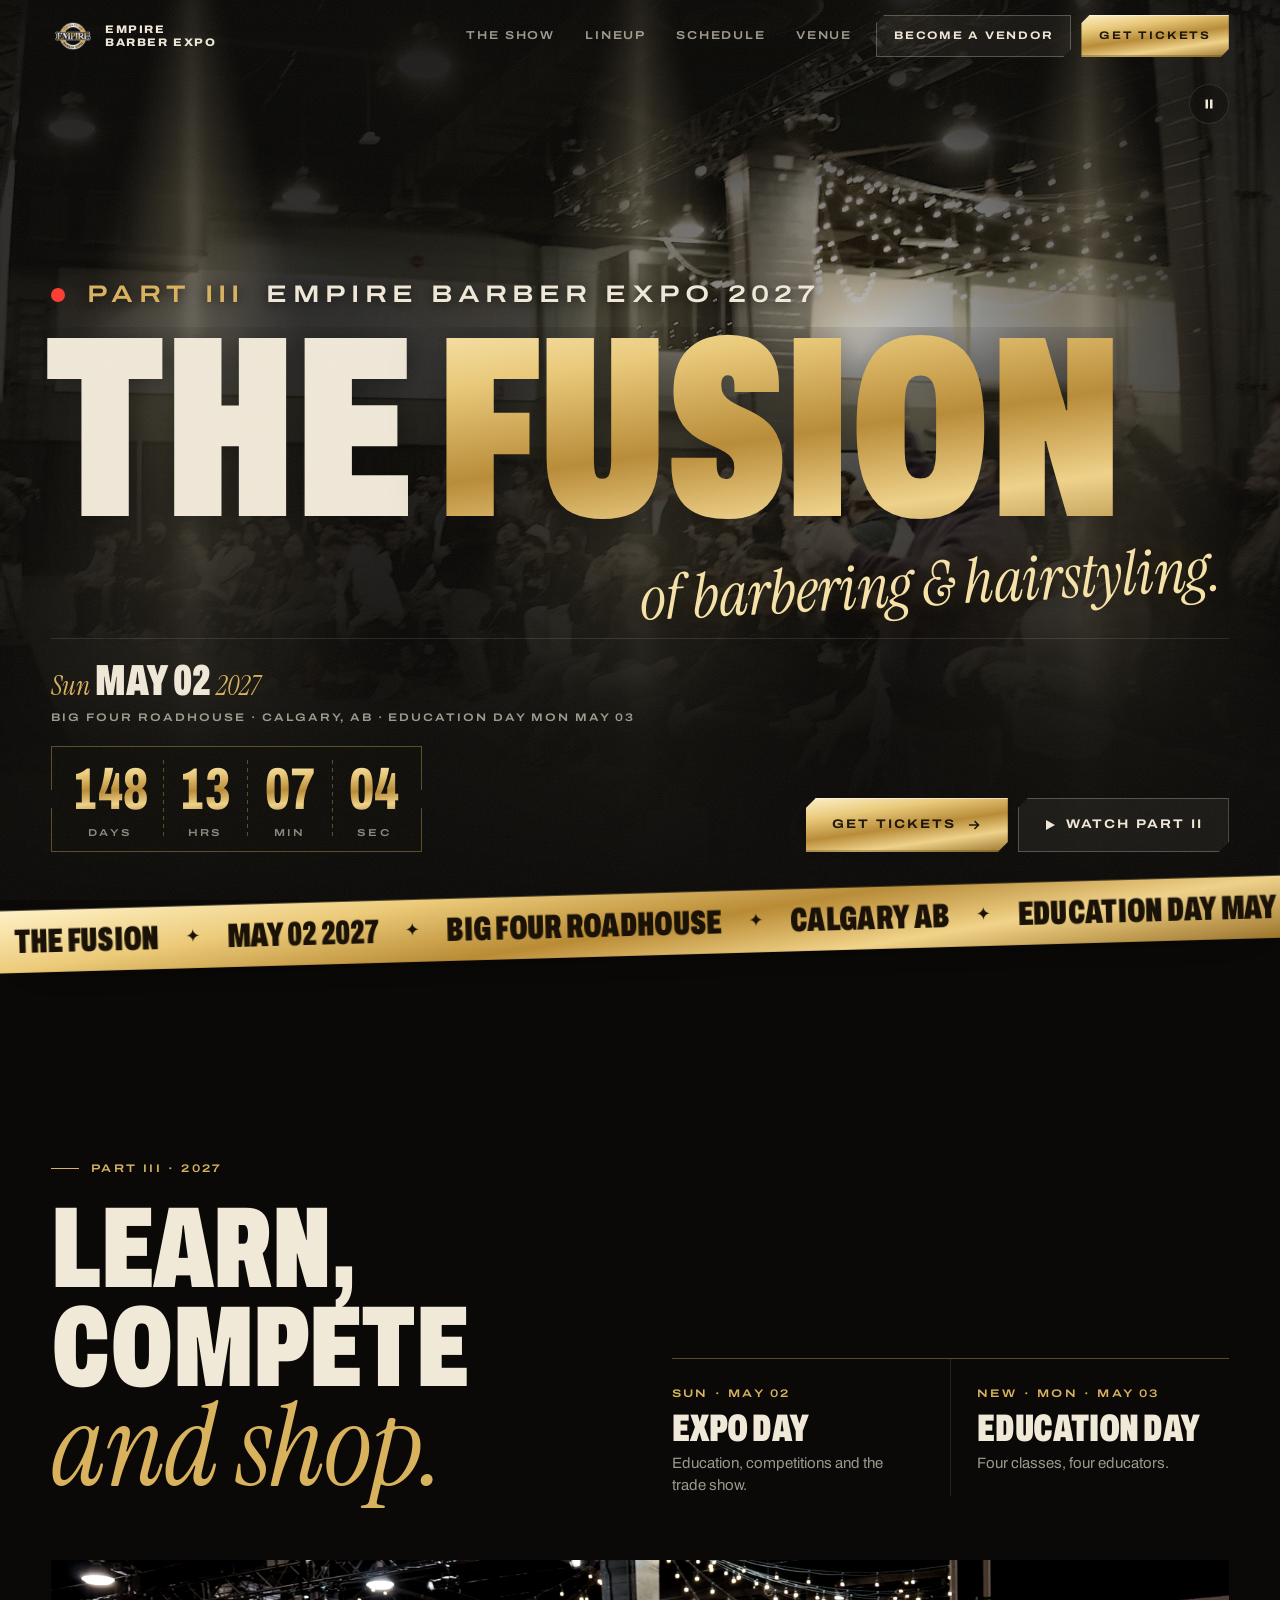
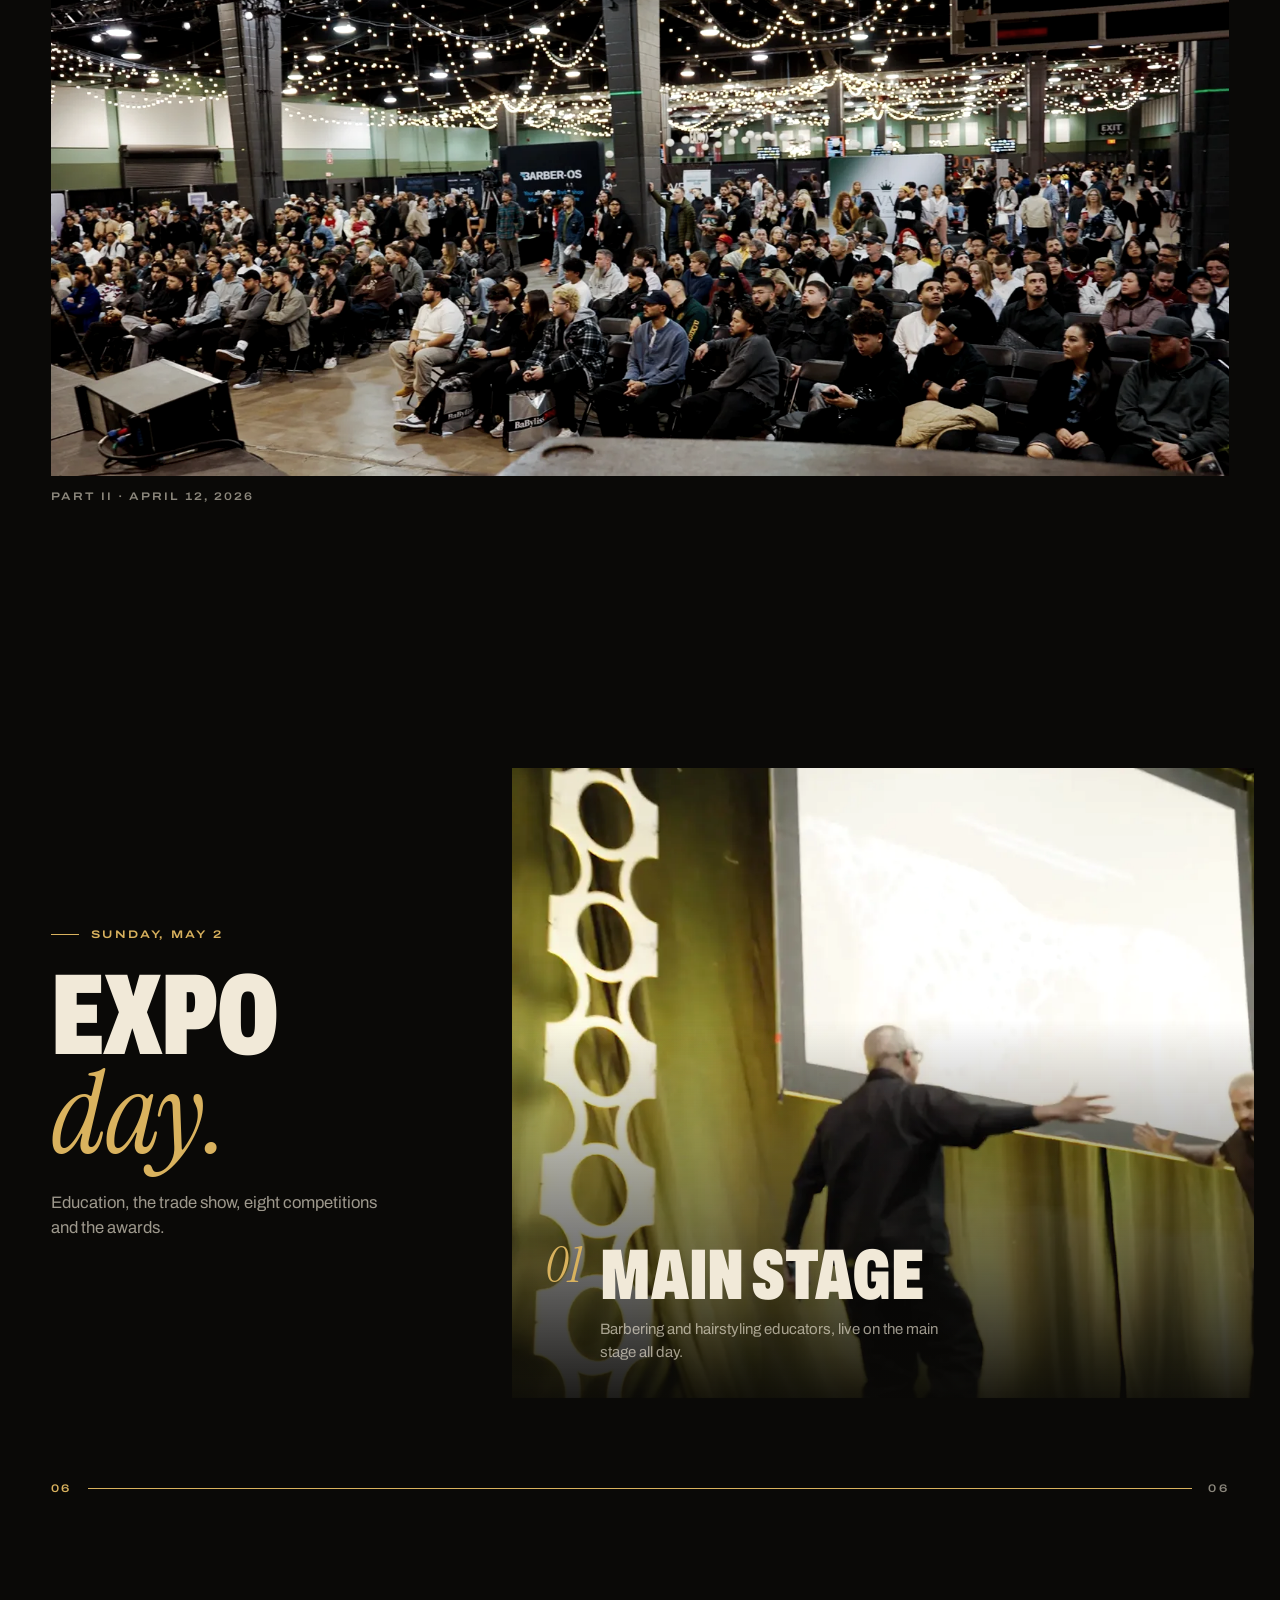
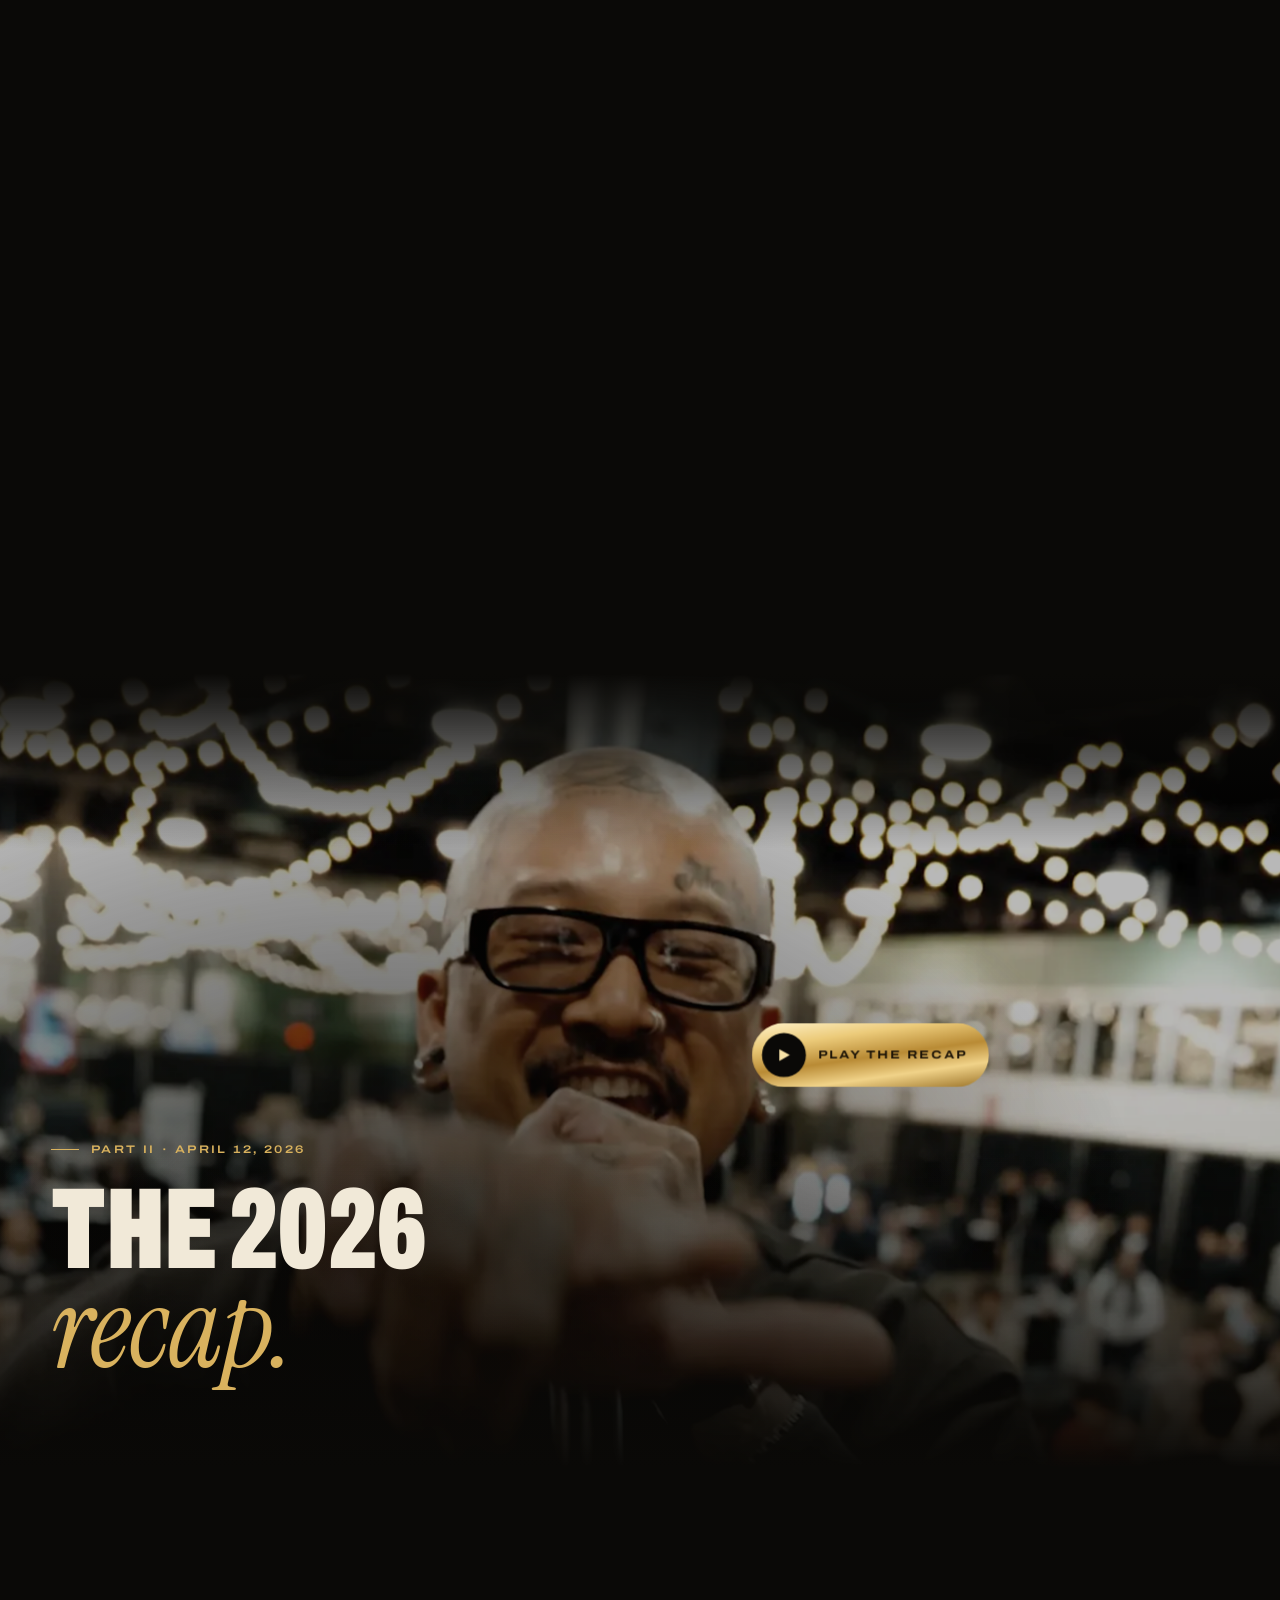
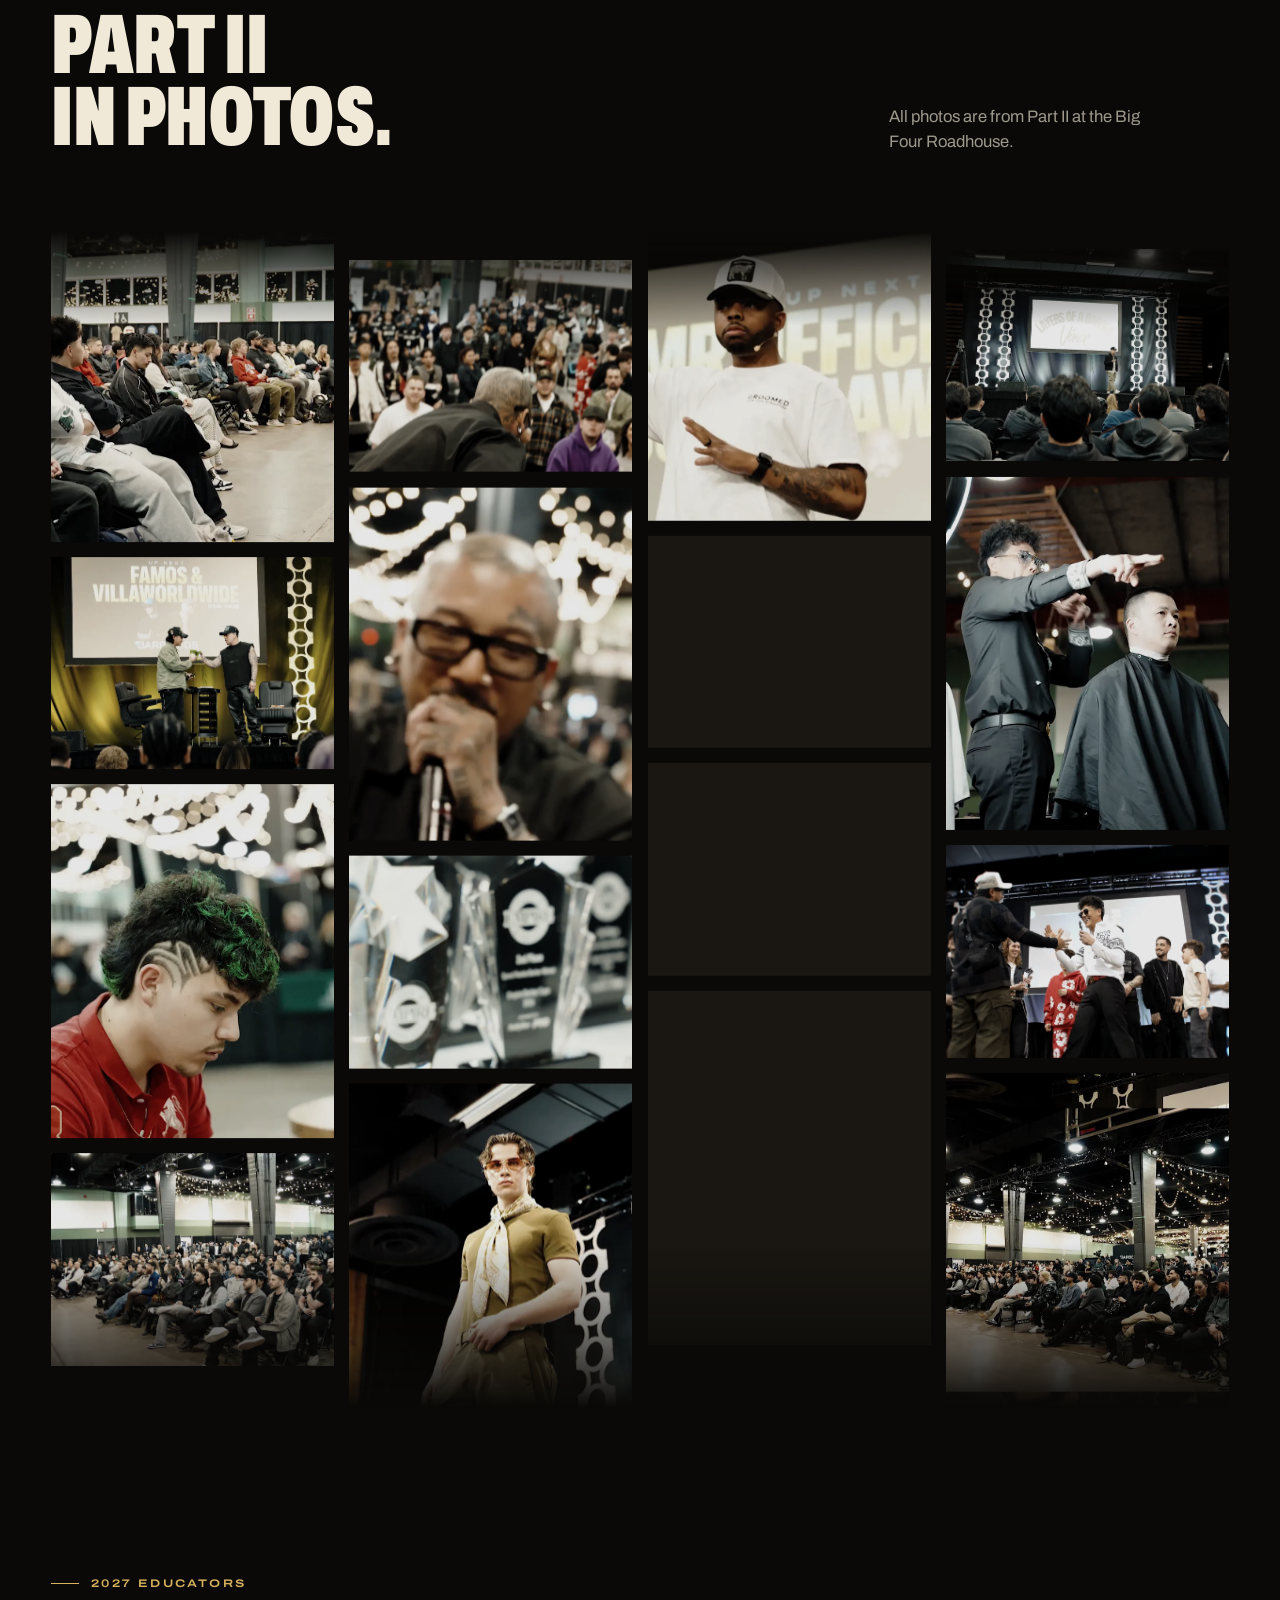
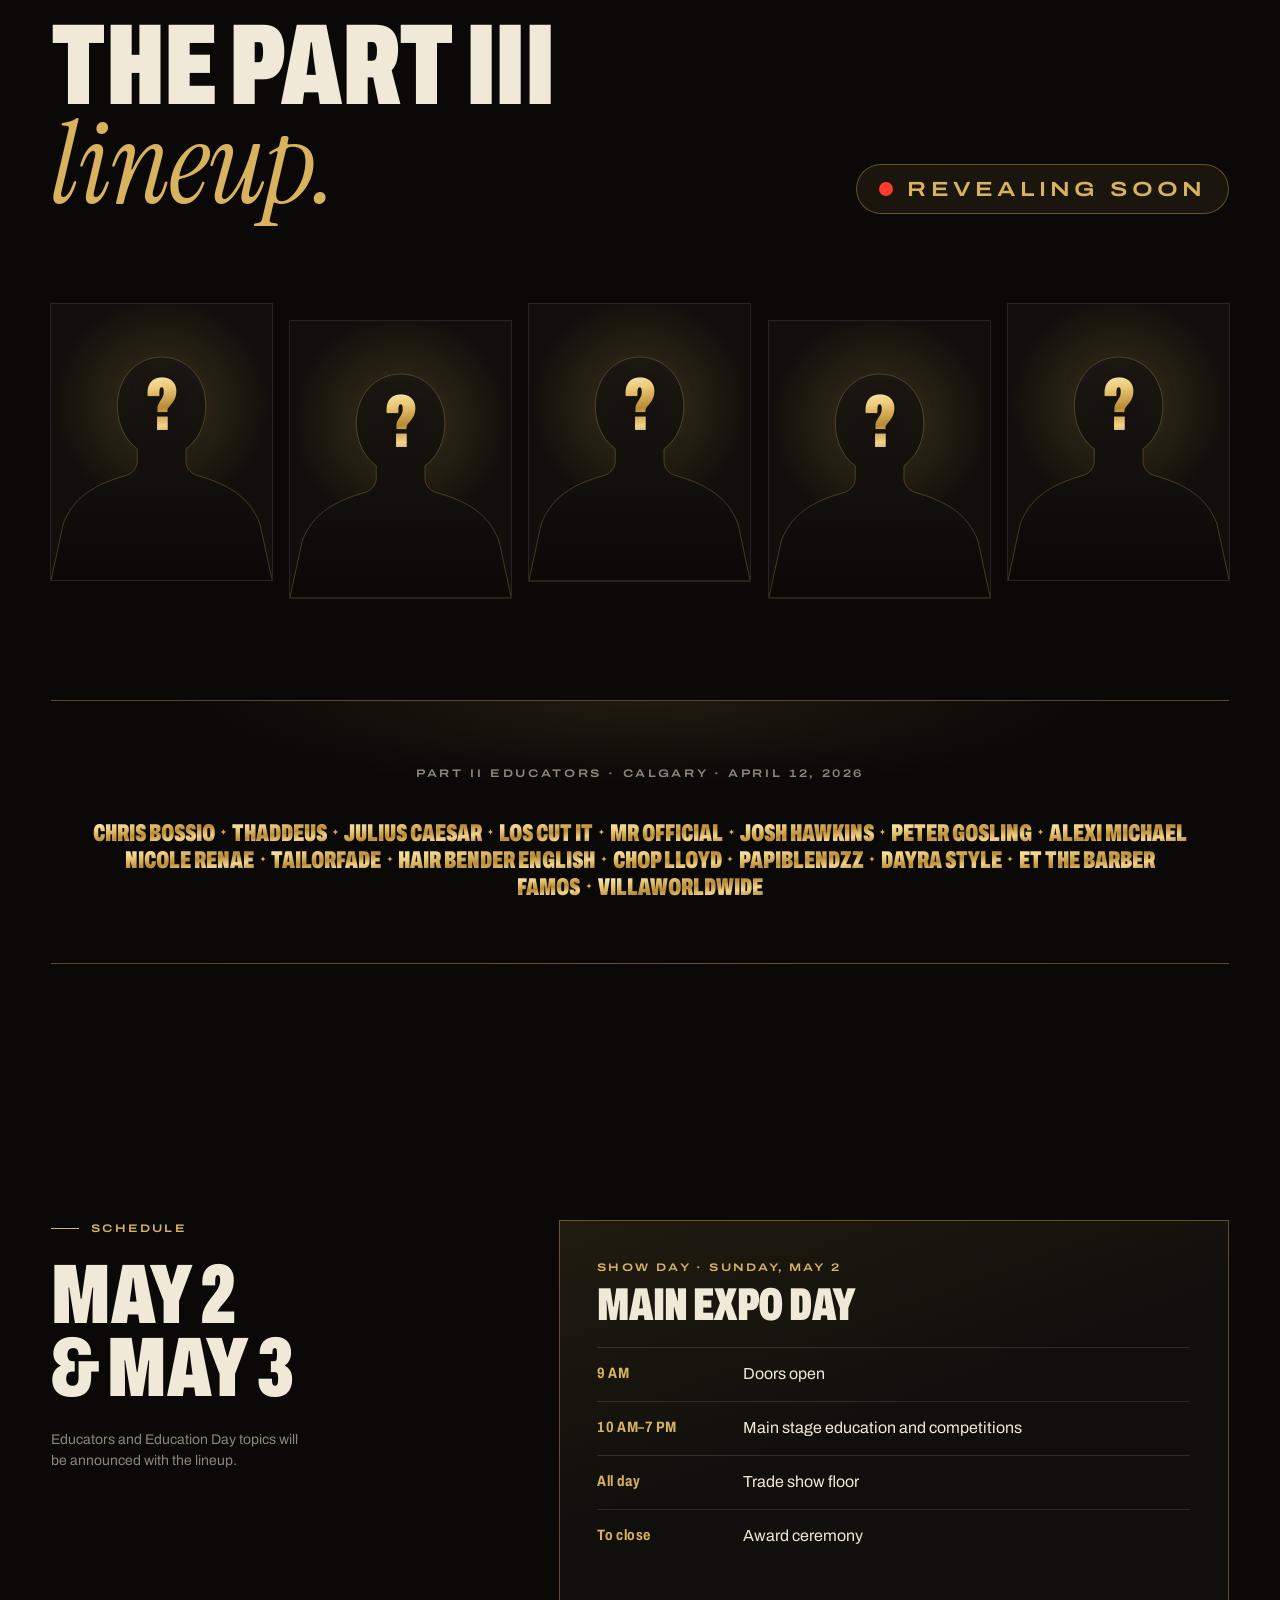
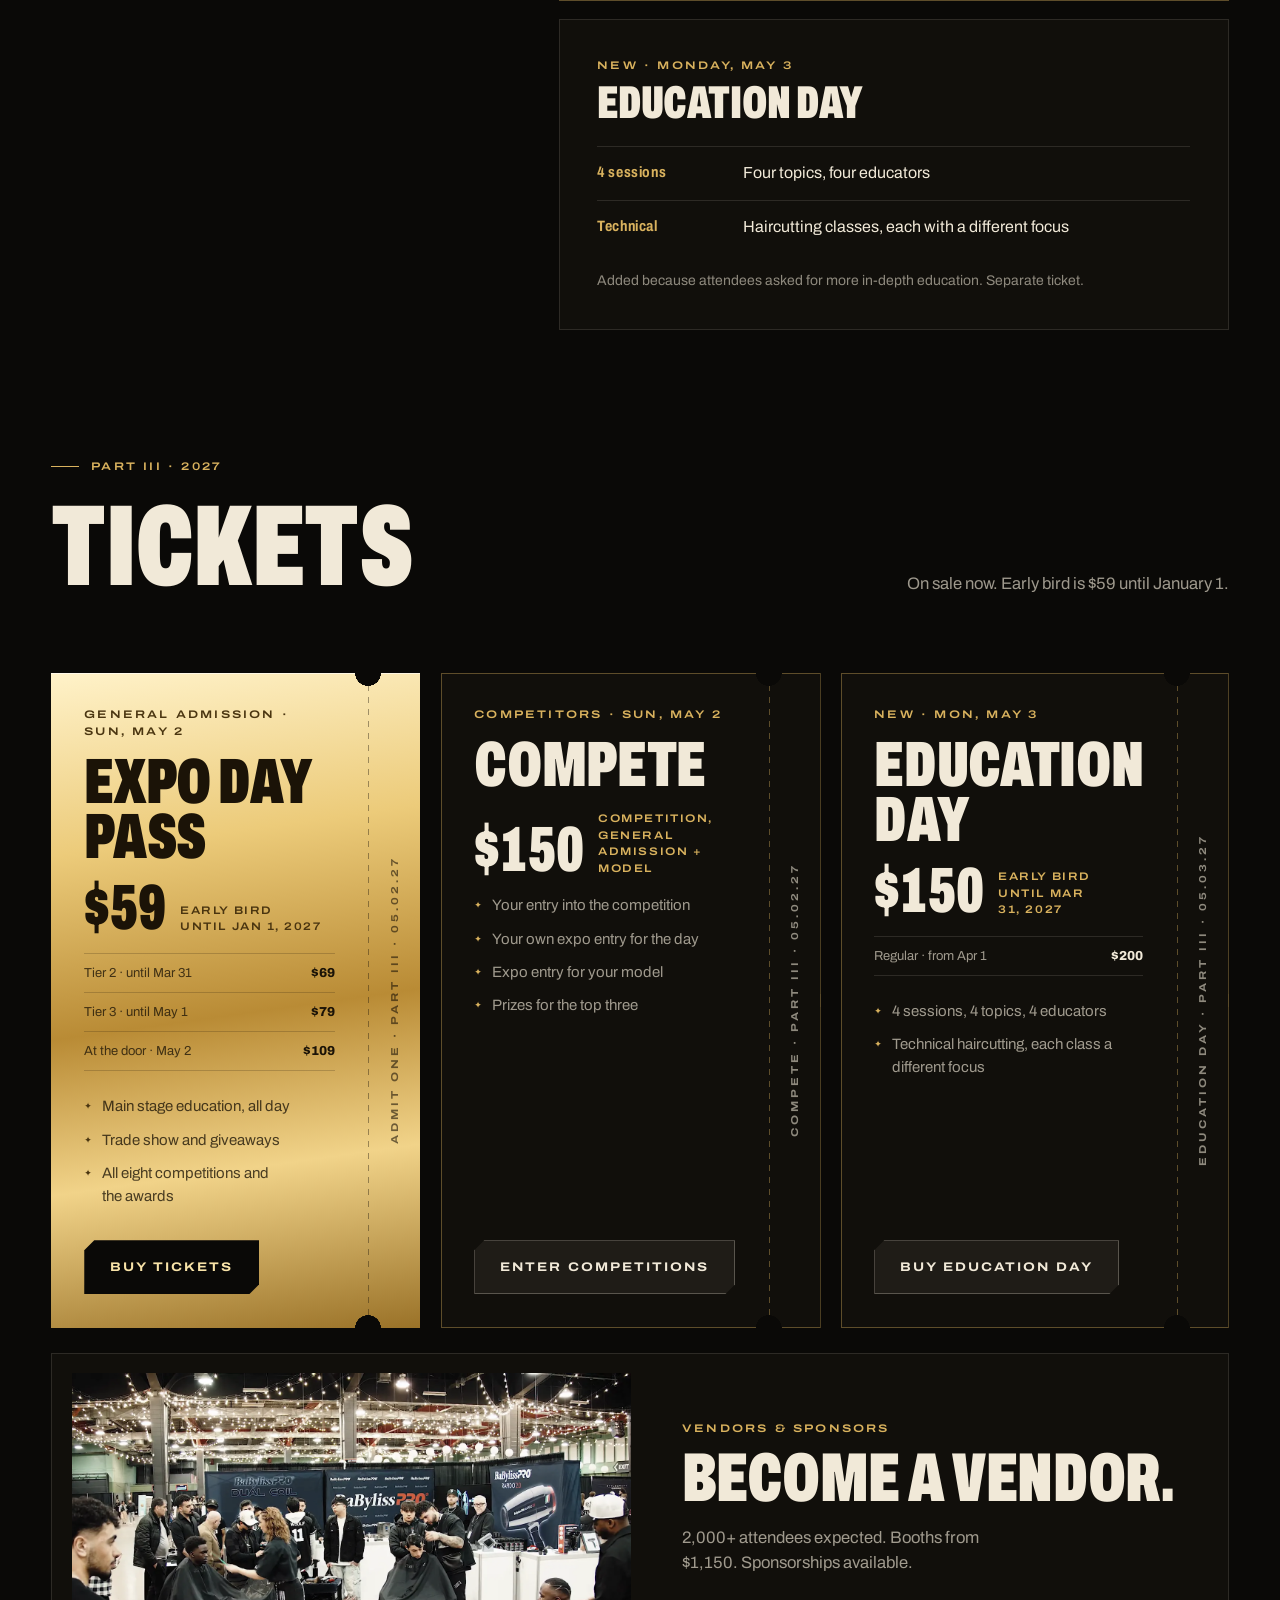
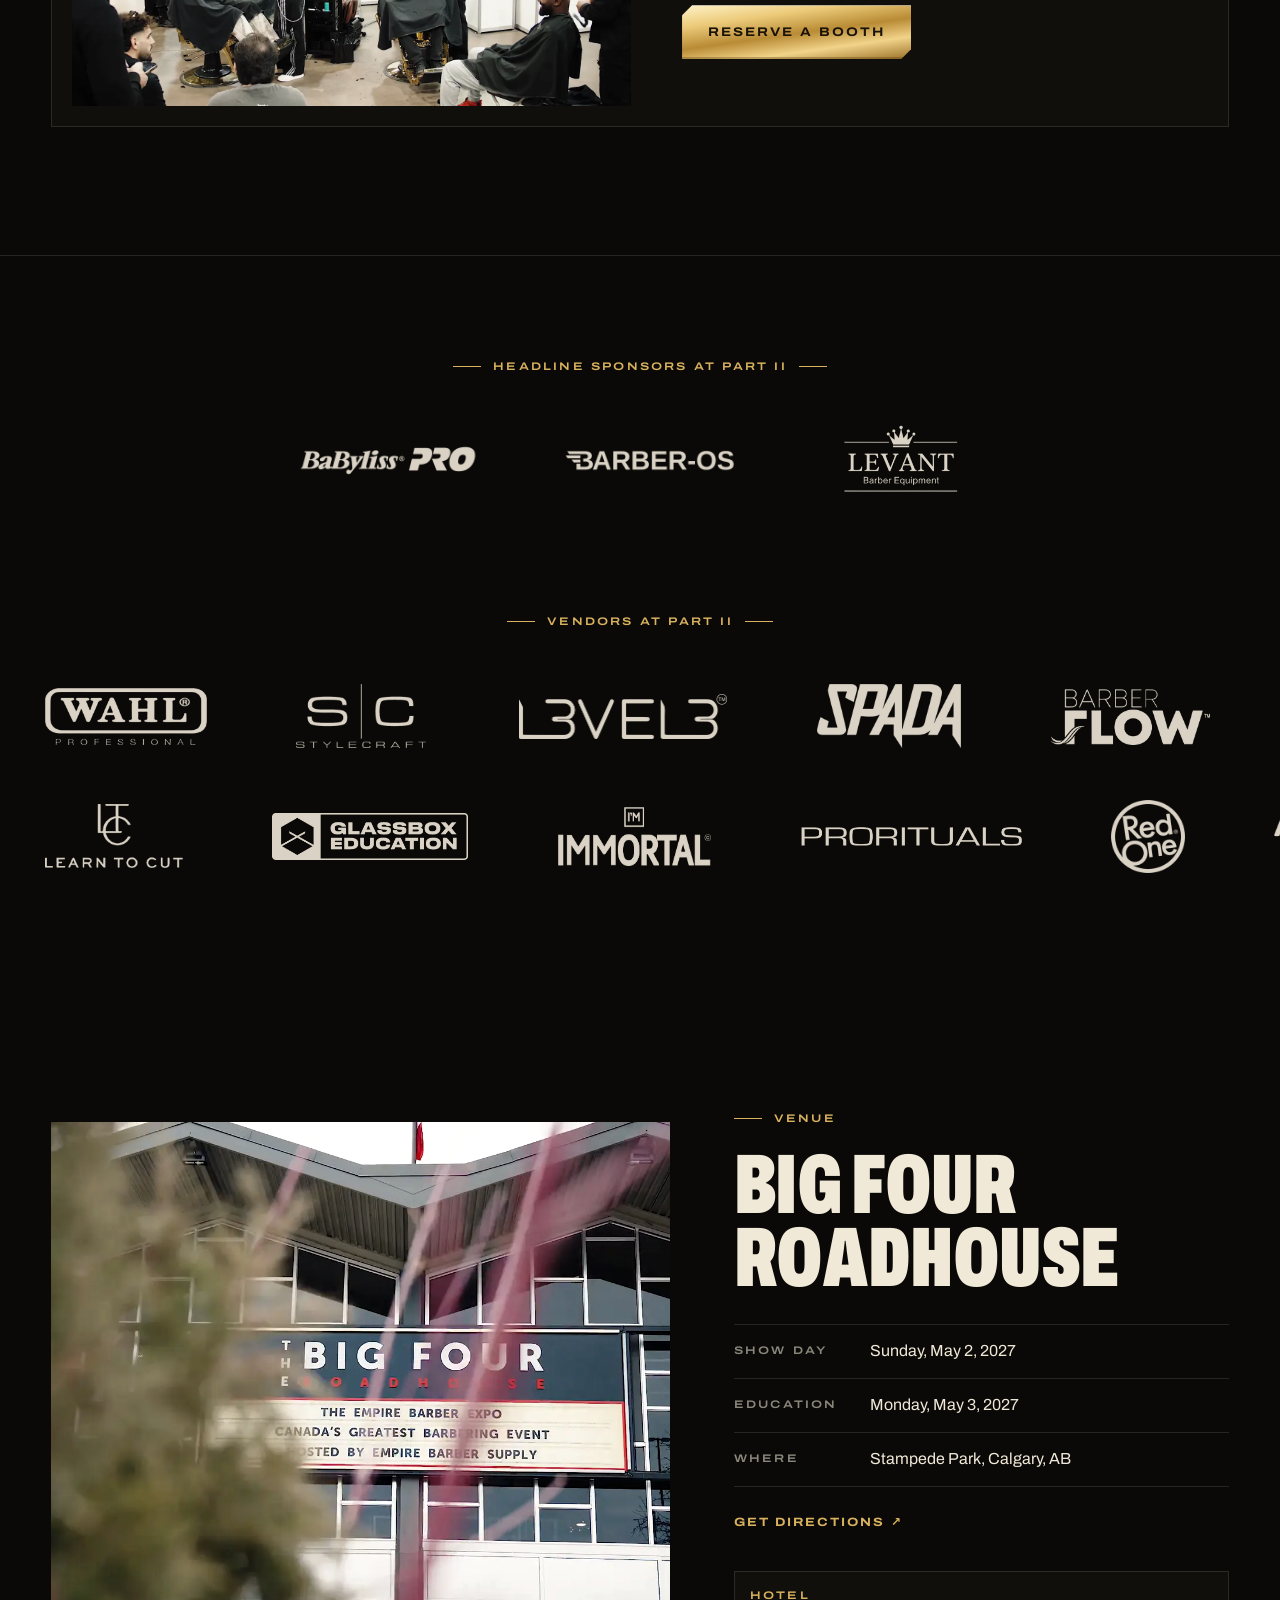
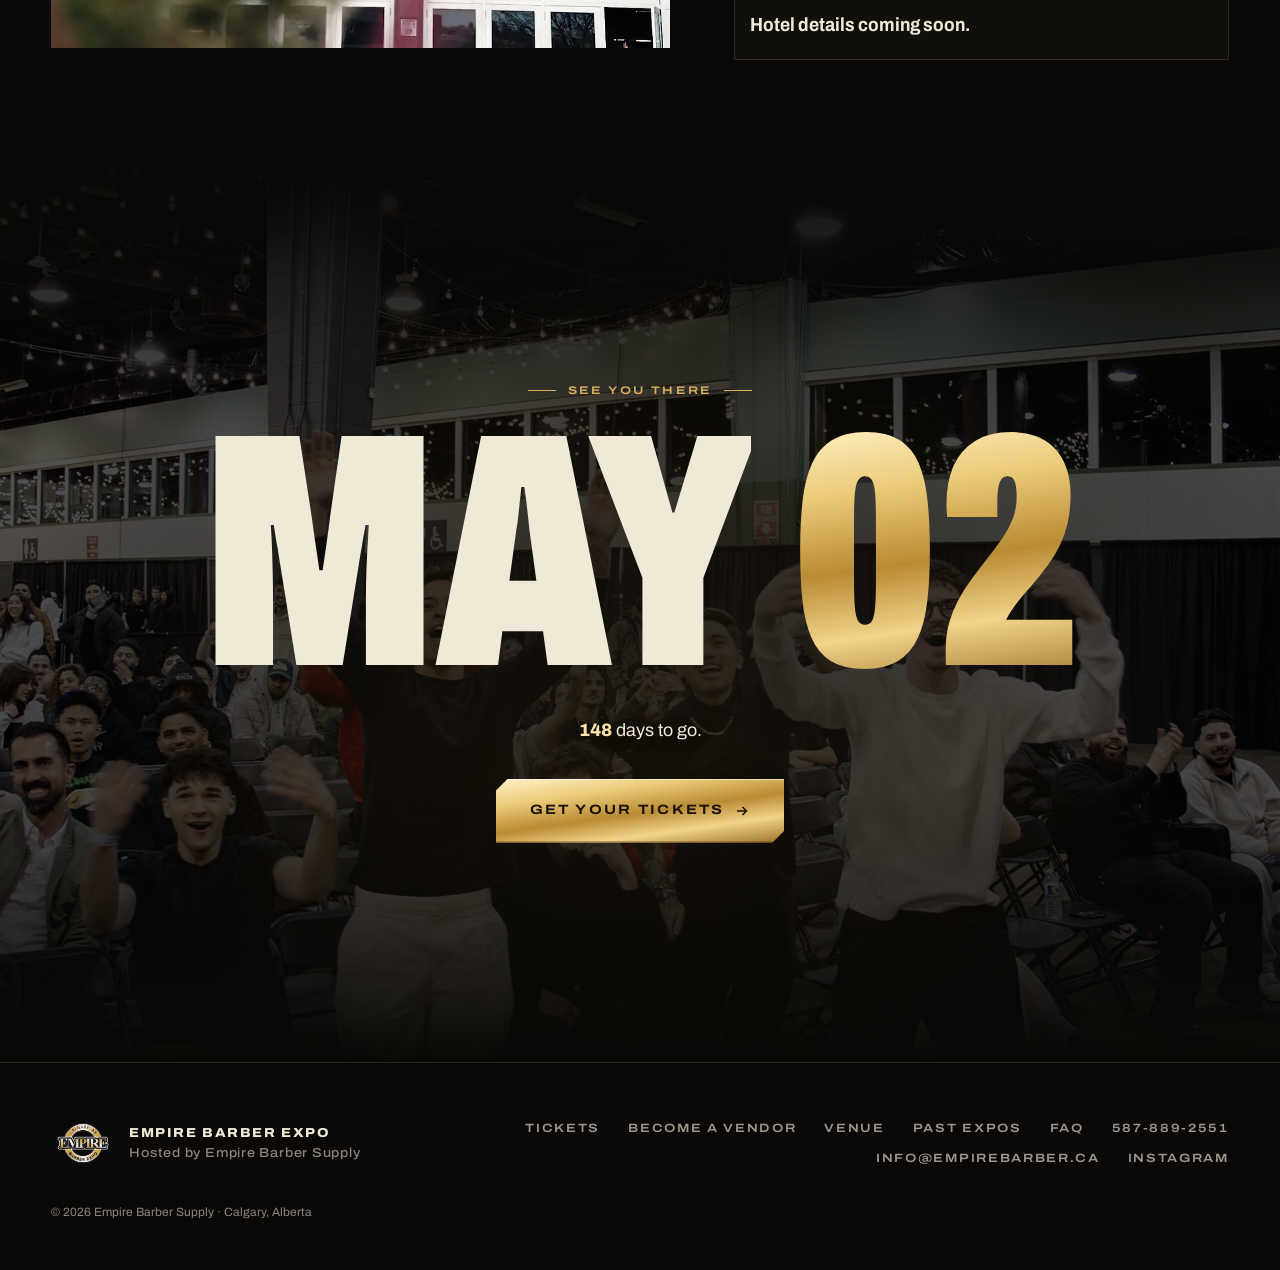
<file: expo-2027-preview-lyqui6/index.html>
<!doctype html>
<html lang="en">
<head>
  <meta charset="utf-8">
  <title>Empire Barber Expo 2027</title>
  <!-- The landing page moved to the site root. This keeps preview links already shared working. -->
  <meta name="robots" content="noindex">
  <link rel="canonical" href="https://barberexpo.ca/">
  <meta http-equiv="refresh" content="0; url=../">
  <script>location.replace('../' + location.hash);</script>
</head>
<body style="background:#0a0907;color:#f1e9d8;font-family:system-ui,sans-serif;padding:24px">
  <p>This page has moved. <a href="../" style="color:#d9b25e">Go to the Empire Barber Expo</a>.</p>
</body>
</html>
</file>
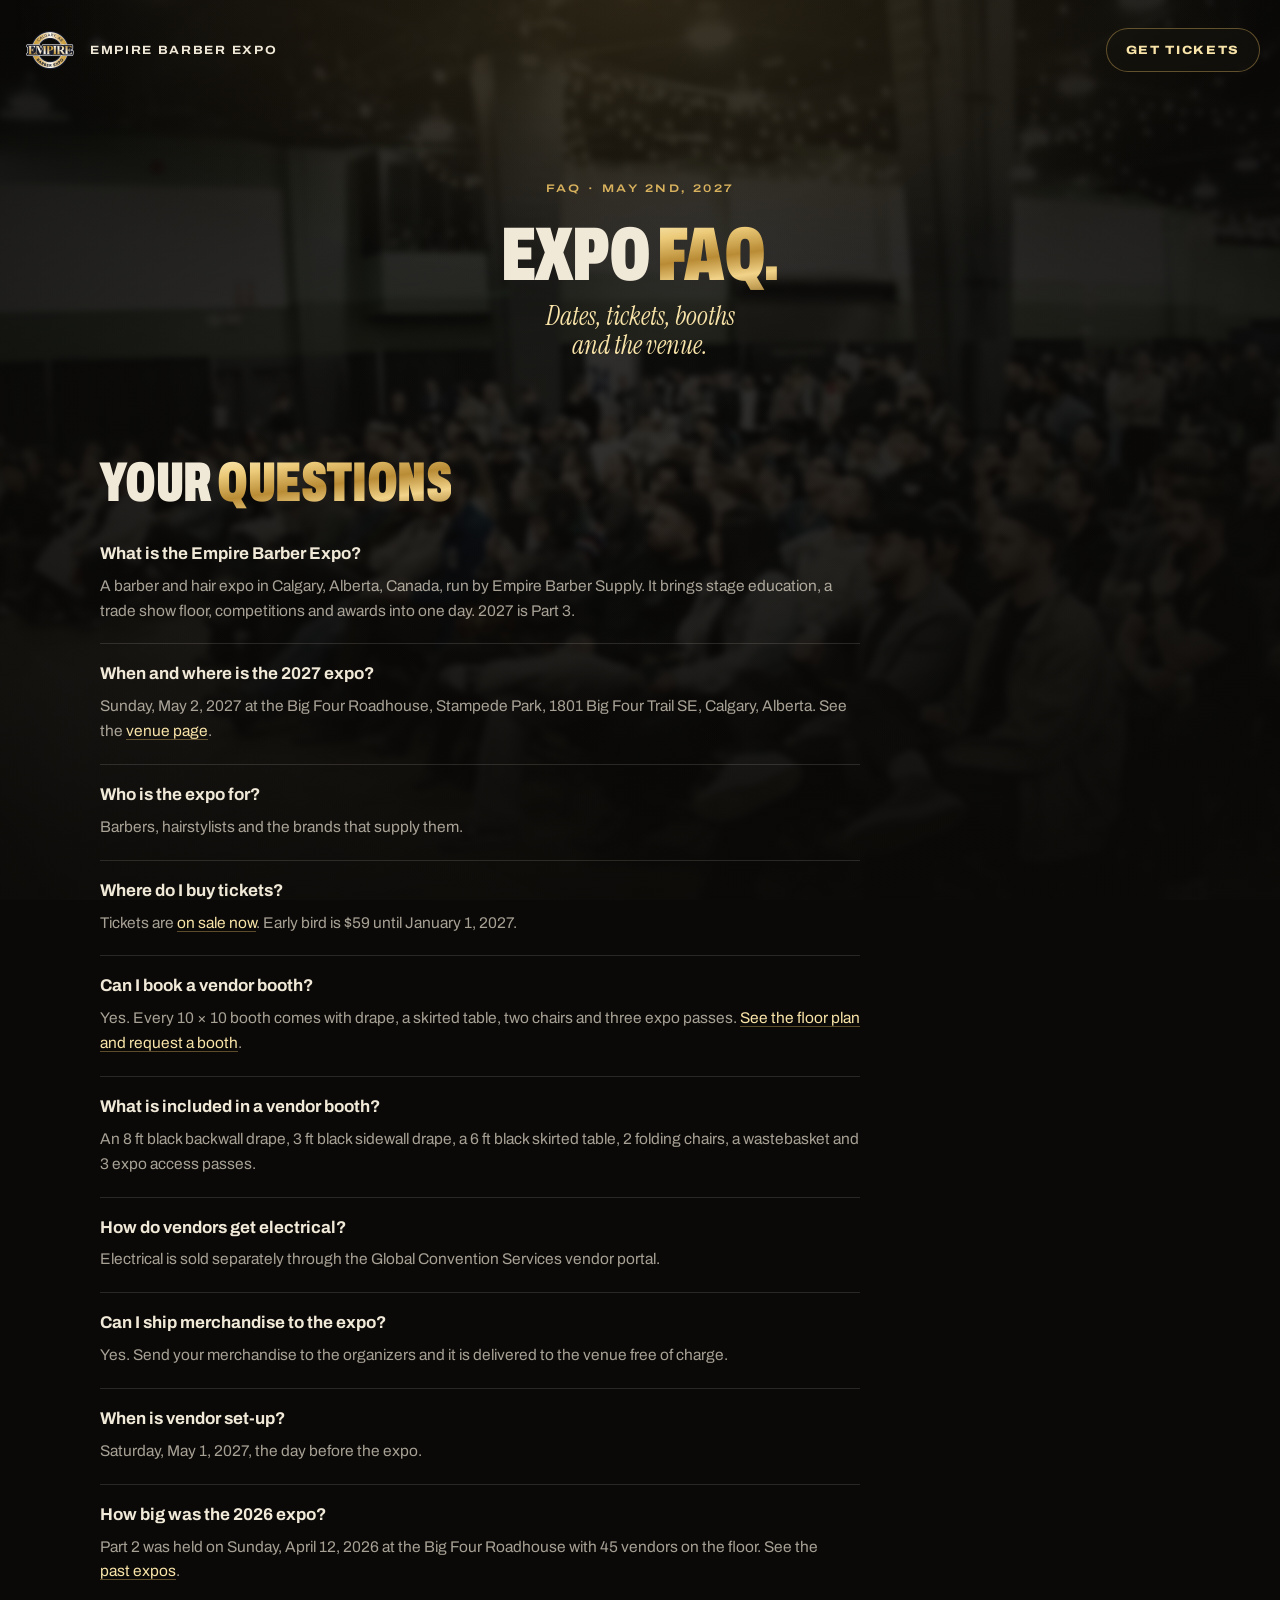
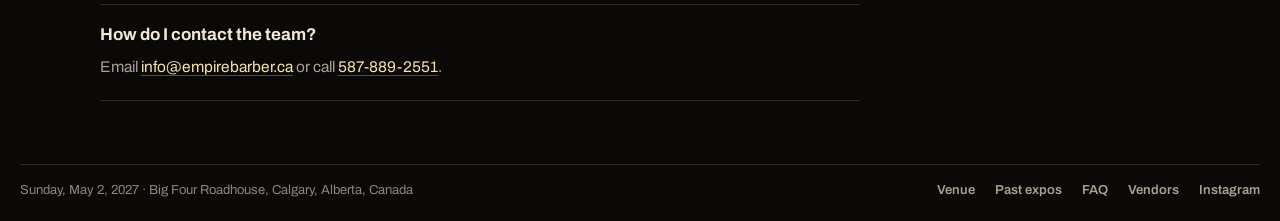
<file: faq/index.html>
<!doctype html>
<html lang="en">
<head>
  <meta charset="utf-8">
  <meta name="viewport" content="width=device-width, initial-scale=1, viewport-fit=cover">
  <title>FAQ · Empire Barber Expo 2027 · Calgary Barber &amp; Hair Expo Questions</title>
  <meta name="description" content="Answers about the Empire Barber Expo in Calgary, Alberta: date, venue, tickets, vendor booths, set-up and how to contact the team.">
  <link rel="canonical" href="https://barberexpo.ca/faq/">
  <meta name="theme-color" content="#0a0907">
  <meta property="og:type" content="website">
  <meta property="og:site_name" content="Empire Barber Expo">
  <meta property="og:locale" content="en_CA">
  <meta property="og:url" content="https://barberexpo.ca/faq/">
  <meta property="og:title" content="FAQ · Empire Barber Expo 2027">
  <meta property="og:description" content="Date, venue, tickets and vendor booth answers.">
  <meta property="og:image" content="https://barberexpo.ca/assets/img/share/og-expo-2027.jpg">
  <meta property="og:image:width" content="1200">
  <meta property="og:image:height" content="630">
  <meta property="og:image:alt" content="The crowd at the Empire Barber Expo 2026 in Calgary">
  <meta name="twitter:card" content="summary_large_image">
  <meta name="twitter:title" content="FAQ · Empire Barber Expo 2027">
  <meta name="twitter:description" content="Date, venue, tickets and vendor booth answers.">
  <meta name="twitter:image" content="https://barberexpo.ca/assets/img/share/og-expo-2027.jpg">
  <link rel="icon" href="../favicon.ico" sizes="48x48">
  <link rel="icon" href="../assets/logos/empire-badge.webp" type="image/webp">
  <link rel="apple-touch-icon" href="../assets/logos/apple-touch-icon.png">

  <script type="application/ld+json">
{
  "@context": "https://schema.org",
  "@graph": [
    {
      "@type": "FAQPage",
      "@id": "https://barberexpo.ca/faq/#page",
      "url": "https://barberexpo.ca/faq/",
      "name": "FAQ · Empire Barber Expo",
      "inLanguage": "en-CA",
      "isPartOf": {
        "@id": "https://barberexpo.ca/#website"
      },
      "about": {
        "@id": "https://barberexpo.ca/#expo-2027"
      },
      "breadcrumb": {
        "@type": "BreadcrumbList",
        "itemListElement": [
          {
            "@type": "ListItem",
            "position": 1,
            "name": "Empire Barber Expo",
            "item": "https://barberexpo.ca/"
          },
          {
            "@type": "ListItem",
            "position": 2,
            "name": "FAQ · Empire Barber Expo",
            "item": "https://barberexpo.ca/faq/"
          }
        ]
      }
    },
    {
      "@type": "FAQPage",
      "@id": "https://barberexpo.ca/faq/#faq",
      "mainEntity": [
        {
          "@type": "Question",
          "name": "What is the Empire Barber Expo?",
          "acceptedAnswer": {
            "@type": "Answer",
            "text": "A barber and hair expo in Calgary, Alberta, Canada, run by Empire Barber Supply. It brings stage education, a trade show floor, competitions and awards into one day. 2027 is Part 3."
          }
        },
        {
          "@type": "Question",
          "name": "When and where is the 2027 expo?",
          "acceptedAnswer": {
            "@type": "Answer",
            "text": "Sunday, May 2, 2027 at the Big Four Roadhouse, Stampede Park, 1801 Big Four Trail SE, Calgary, Alberta. See the venue page."
          }
        },
        {
          "@type": "Question",
          "name": "Who is the expo for?",
          "acceptedAnswer": {
            "@type": "Answer",
            "text": "Barbers, hairstylists and the brands that supply them."
          }
        },
        {
          "@type": "Question",
          "name": "Where do I buy tickets?",
          "acceptedAnswer": {
            "@type": "Answer",
            "text": "Tickets are on sale now at showpass.com/the-empire-barber-expo-2027. Early bird is $59 until January 1, 2027."
          }
        },
        {
          "@type": "Question",
          "name": "Can I book a vendor booth?",
          "acceptedAnswer": {
            "@type": "Answer",
            "text": "Yes. Every 10 × 10 booth comes with drape, a skirted table, two chairs and three expo passes. See the floor plan and request a booth."
          }
        },
        {
          "@type": "Question",
          "name": "What is included in a vendor booth?",
          "acceptedAnswer": {
            "@type": "Answer",
            "text": "An 8 ft black backwall drape, 3 ft black sidewall drape, a 6 ft black skirted table, 2 folding chairs, a wastebasket and 3 expo access passes."
          }
        },
        {
          "@type": "Question",
          "name": "How do vendors get electrical?",
          "acceptedAnswer": {
            "@type": "Answer",
            "text": "Electrical is sold separately through the Global Convention Services vendor portal."
          }
        },
        {
          "@type": "Question",
          "name": "Can I ship merchandise to the expo?",
          "acceptedAnswer": {
            "@type": "Answer",
            "text": "Yes. Send your merchandise to the organizers and it is delivered to the venue free of charge."
          }
        },
        {
          "@type": "Question",
          "name": "When is vendor set-up?",
          "acceptedAnswer": {
            "@type": "Answer",
            "text": "Saturday, May 1, 2027, the day before the expo."
          }
        },
        {
          "@type": "Question",
          "name": "How big was the 2026 expo?",
          "acceptedAnswer": {
            "@type": "Answer",
            "text": "Part 2 was held on Sunday, April 12, 2026 at the Big Four Roadhouse with 45 vendors on the floor. See the past expos."
          }
        },
        {
          "@type": "Question",
          "name": "How do I contact the team?",
          "acceptedAnswer": {
            "@type": "Answer",
            "text": "Email info@empirebarber.ca or call 587-889-2551."
          }
        }
      ]
    }
  ]
}
  </script>

  <link rel="preconnect" href="https://fonts.googleapis.com">
  <link rel="preconnect" href="https://fonts.gstatic.com" crossorigin>
  <link rel="preload" as="style" href="https://fonts.googleapis.com/css2?family=Archivo:wdth,wght@62..125,100..900&family=Instrument+Serif:ital@0;1&display=swap" onload="this.onload=null;this.rel='stylesheet'">
  <noscript><link rel="stylesheet" href="https://fonts.googleapis.com/css2?family=Archivo:wdth,wght@62..125,100..900&family=Instrument+Serif:ital@0;1&display=swap"></noscript>
  <link rel="stylesheet" href="../assets/css/waitlist.css?v=19">
  <link rel="stylesheet" href="../assets/css/vendors.css?v=5">
  <link rel="stylesheet" href="../assets/css/pages.css?v=1">
</head>
<body>
  <div class="backdrop" aria-hidden="true">
    <img src="../assets/img/crowd-seminar.webp" alt="" width="1600" height="900" fetchpriority="high">
  </div>

  <div class="page">
    <header class="brand">
      <a class="brand-mark" href="../" aria-label="Empire Barber Expo home">
        <img src="../assets/logos/empire-badge.webp" alt="" width="60" height="60">
        <span translate="no">Empire Barber Expo</span>
      </a>
      <a class="nav-pill" href="https://www.showpass.com/the-empire-barber-expo-2027/" target="_blank" rel="noopener">Get Tickets</a>
    </header>

    <main class="vendor">
      <section class="v-hero stage">
        <p class="eyebrow" style="--i:0">FAQ · May 2nd, 2027</p>
        <h1 class="title title-fusion" style="--i:1">
          <span>Expo <em class="gold">FAQ.</em></span>
          <span class="title-kicker">Dates, tickets, booths and the venue.</span>
        </h1>
      </section>

      <section class="v-section" aria-labelledby="faq-title">
        <h2 class="v-title" id="faq-title">Your <em class="gold">questions</em></h2>
        <dl class="qa">
          <div><dt>What is the Empire Barber Expo?</dt><dd>A barber and hair expo in Calgary, Alberta, Canada, run by Empire Barber Supply. It brings stage education, a trade show floor, competitions and awards into one day. 2027 is Part 3.</dd></div>
          <div><dt>When and where is the 2027 expo?</dt><dd>Sunday, May 2, 2027 at the Big Four Roadhouse, Stampede Park, 1801 Big Four Trail SE, Calgary, Alberta. See the <a href="../venue/">venue page</a>.</dd></div>
          <div><dt>Who is the expo for?</dt><dd>Barbers, hairstylists and the brands that supply them.</dd></div>
          <div><dt>Where do I buy tickets?</dt><dd>Tickets are <a href="https://www.showpass.com/the-empire-barber-expo-2027/" target="_blank" rel="noopener">on sale now</a>. Early bird is $59 until January 1, 2027.</dd></div>
          <div><dt>Can I book a vendor booth?</dt><dd>Yes. Every 10 × 10 booth comes with drape, a skirted table, two chairs and three expo passes. <a href="../vendors/">See the floor plan and request a booth</a>.</dd></div>
          <div><dt>What is included in a vendor booth?</dt><dd>An 8 ft black backwall drape, 3 ft black sidewall drape, a 6 ft black skirted table, 2 folding chairs, a wastebasket and 3 expo access passes.</dd></div>
          <div><dt>How do vendors get electrical?</dt><dd>Electrical is sold separately through the Global Convention Services vendor portal.</dd></div>
          <div><dt>Can I ship merchandise to the expo?</dt><dd>Yes. Send your merchandise to the organizers and it is delivered to the venue free of charge.</dd></div>
          <div><dt>When is vendor set-up?</dt><dd>Saturday, May 1, 2027, the day before the expo.</dd></div>
          <div><dt>How big was the 2026 expo?</dt><dd>Part 2 was held on Sunday, April 12, 2026 at the Big Four Roadhouse with 45 vendors on the floor. See the <a href="../past-expos/">past expos</a>.</dd></div>
          <div><dt>How do I contact the team?</dt><dd>Email <a href="mailto:info@empirebarber.ca">info@empirebarber.ca</a> or call <a href="tel:+15878892551">587-889-2551</a>.</dd></div>
        </dl>
      </section>
    </main>

    <footer class="foot">
      <p><time datetime="2027-05-02">Sunday, May 2, 2027</time> · Big Four Roadhouse, Calgary, Alberta, Canada</p>
      <nav aria-label="More">
        <a href="../venue/">Venue</a>
        <a href="../past-expos/">Past expos</a>
        <a href="../faq/">FAQ</a>
        <a href="../vendors/">Vendors</a>
        <a href="https://www.instagram.com/empirebarberexpo/" target="_blank" rel="noopener">Instagram</a>
      </nav>
    </footer>
  </div>
</body>
</html>
</file>
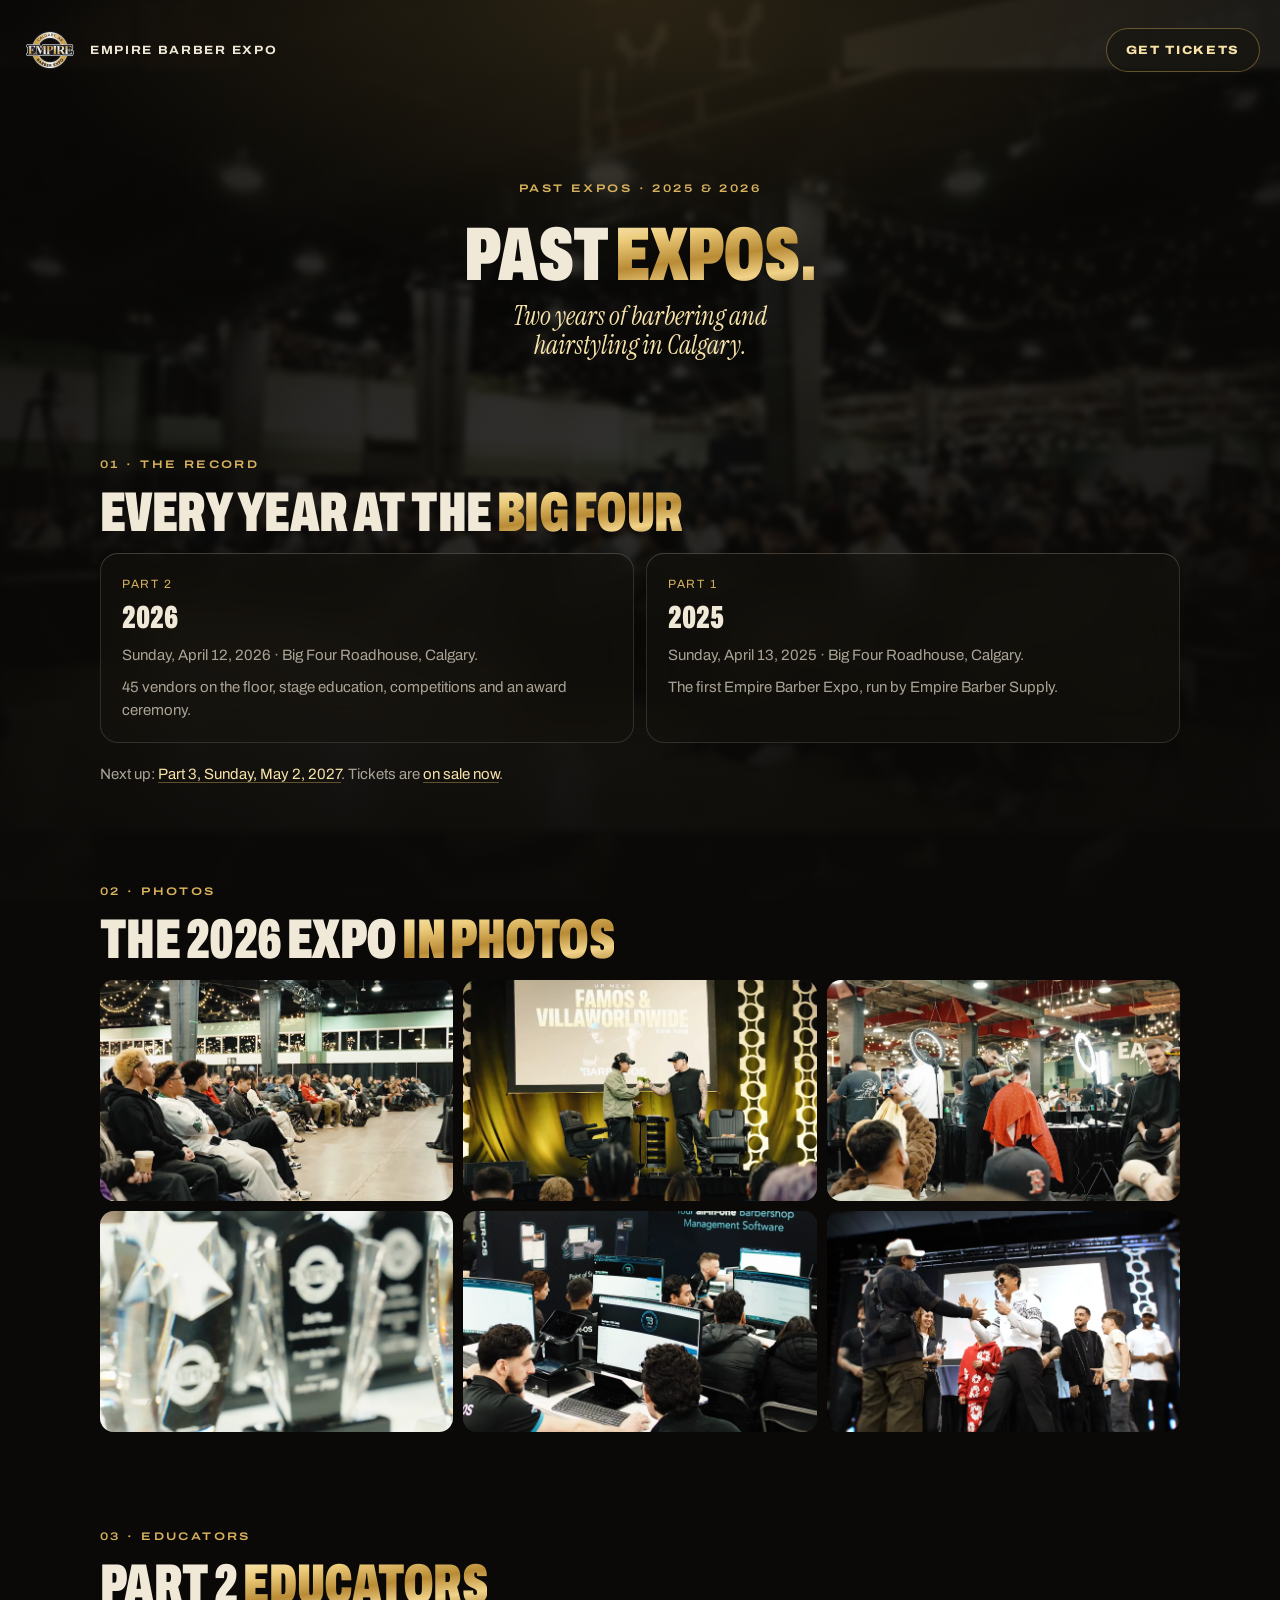
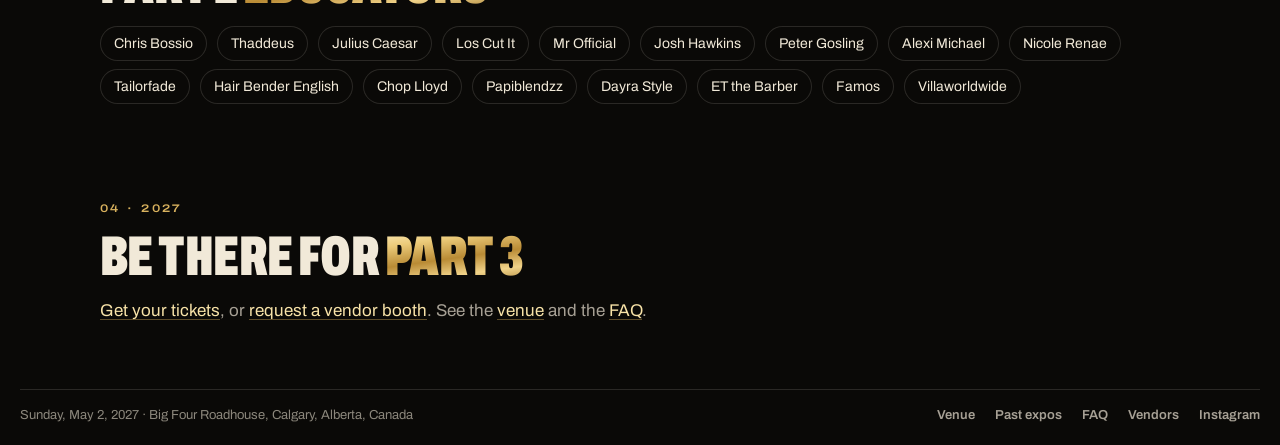
<file: past-expos/index.html>
<!doctype html>
<html lang="en">
<head>
  <meta charset="utf-8">
  <meta name="viewport" content="width=device-width, initial-scale=1, viewport-fit=cover">
  <title>Past Expos · Empire Barber Expo · Calgary Barber &amp; Hair Show 2025 and 2026</title>
  <meta name="description" content="See the Empire Barber Expo 2025 and 2026 in Calgary, Alberta: dates, the Big Four Roadhouse, 45 vendors, stage education, competitions, awards and photos.">
  <link rel="canonical" href="https://barberexpo.ca/past-expos/">
  <meta name="theme-color" content="#0a0907">
  <meta property="og:type" content="website">
  <meta property="og:site_name" content="Empire Barber Expo">
  <meta property="og:locale" content="en_CA">
  <meta property="og:url" content="https://barberexpo.ca/past-expos/">
  <meta property="og:title" content="Past Expos · Empire Barber Expo">
  <meta property="og:description" content="Photos and facts from the 2025 and 2026 barber and hair expos in Calgary.">
  <meta property="og:image" content="https://barberexpo.ca/assets/img/share/og-expo-2027.jpg">
  <meta property="og:image:width" content="1200">
  <meta property="og:image:height" content="630">
  <meta property="og:image:alt" content="The crowd at the Empire Barber Expo 2026 in Calgary">
  <meta name="twitter:card" content="summary_large_image">
  <meta name="twitter:title" content="Past Expos · Empire Barber Expo">
  <meta name="twitter:description" content="Photos and facts from the 2025 and 2026 barber and hair expos in Calgary.">
  <meta name="twitter:image" content="https://barberexpo.ca/assets/img/share/og-expo-2027.jpg">
  <link rel="icon" href="../favicon.ico" sizes="48x48">
  <link rel="icon" href="../assets/logos/empire-badge.webp" type="image/webp">
  <link rel="apple-touch-icon" href="../assets/logos/apple-touch-icon.png">

  <script type="application/ld+json">
{
  "@context": "https://schema.org",
  "@graph": [
    {
      "@type": "CollectionPage",
      "@id": "https://barberexpo.ca/past-expos/#page",
      "url": "https://barberexpo.ca/past-expos/",
      "name": "Past Expos · Empire Barber Expo",
      "inLanguage": "en-CA",
      "isPartOf": {
        "@id": "https://barberexpo.ca/#website"
      },
      "about": {
        "@id": "https://barberexpo.ca/#expo-2027"
      },
      "breadcrumb": {
        "@type": "BreadcrumbList",
        "itemListElement": [
          {
            "@type": "ListItem",
            "position": 1,
            "name": "Empire Barber Expo",
            "item": "https://barberexpo.ca/"
          },
          {
            "@type": "ListItem",
            "position": 2,
            "name": "Past Expos · Empire Barber Expo",
            "item": "https://barberexpo.ca/past-expos/"
          }
        ]
      }
    },
    {
      "@type": "ExhibitionEvent",
      "name": "Empire Barber Expo 2026 (Part 2)",
      "description": "Part 2 of the Empire Barber Expo, a barber and hair expo in Calgary, Alberta, Canada, with 45 vendors on the floor.",
      "startDate": "2026-04-12",
      "endDate": "2026-04-12",
      "eventStatus": "https://schema.org/EventScheduled",
      "eventAttendanceMode": "https://schema.org/OfflineEventAttendanceMode",
      "location": {
        "@type": "Place",
        "name": "Big Four Roadhouse, Stampede Park",
        "address": {
          "@type": "PostalAddress",
          "streetAddress": "1801 Big Four Trail SE",
          "addressLocality": "Calgary",
          "addressRegion": "AB",
          "addressCountry": "CA"
        }
      },
      "organizer": {
        "@id": "https://barberexpo.ca/#org"
      },
      "image": "https://barberexpo.ca/assets/img/share/og-expo-2027.jpg"
    },
    {
      "@type": "ExhibitionEvent",
      "name": "Empire Barber Expo 2025",
      "description": "The Empire Barber Expo in Calgary, Alberta, Canada, a barber and hair expo with education, a trade show and competitions.",
      "startDate": "2025-04-13",
      "endDate": "2025-04-13",
      "eventStatus": "https://schema.org/EventScheduled",
      "eventAttendanceMode": "https://schema.org/OfflineEventAttendanceMode",
      "location": {
        "@type": "Place",
        "name": "Big Four Roadhouse, Stampede Park",
        "address": {
          "@type": "PostalAddress",
          "streetAddress": "1801 Big Four Trail SE",
          "addressLocality": "Calgary",
          "addressRegion": "AB",
          "addressCountry": "CA"
        }
      },
      "organizer": {
        "@id": "https://barberexpo.ca/#org"
      }
    }
  ]
}
  </script>

  <link rel="preconnect" href="https://fonts.googleapis.com">
  <link rel="preconnect" href="https://fonts.gstatic.com" crossorigin>
  <link rel="preload" as="style" href="https://fonts.googleapis.com/css2?family=Archivo:wdth,wght@62..125,100..900&family=Instrument+Serif:ital@0;1&display=swap" onload="this.onload=null;this.rel='stylesheet'">
  <noscript><link rel="stylesheet" href="https://fonts.googleapis.com/css2?family=Archivo:wdth,wght@62..125,100..900&family=Instrument+Serif:ital@0;1&display=swap"></noscript>
  <link rel="stylesheet" href="../assets/css/waitlist.css?v=19">
  <link rel="stylesheet" href="../assets/css/vendors.css?v=5">
  <link rel="stylesheet" href="../assets/css/pages.css?v=1">
</head>
<body>
  <div class="backdrop" aria-hidden="true">
    <img src="../assets/img/crowd-hall.webp" alt="" width="1600" height="900" fetchpriority="high">
  </div>

  <div class="page">
    <header class="brand">
      <a class="brand-mark" href="../" aria-label="Empire Barber Expo home">
        <img src="../assets/logos/empire-badge.webp" alt="" width="60" height="60">
        <span translate="no">Empire Barber Expo</span>
      </a>
      <a class="nav-pill" href="https://www.showpass.com/the-empire-barber-expo-2027/" target="_blank" rel="noopener">Get Tickets</a>
    </header>

    <main class="vendor">
      <section class="v-hero stage">
        <p class="eyebrow" style="--i:0">Past expos · 2025 &amp; 2026</p>
        <h1 class="title title-fusion" style="--i:1">
          <span>Past <em class="gold">Expos.</em></span>
          <span class="title-kicker">Two years of barbering and hairstyling in Calgary.</span>
        </h1>
      </section>

      <section class="v-section" aria-labelledby="years-title">
        <p class="eyebrow">01 · The record</p>
        <h2 class="v-title" id="years-title">Every year at the <em class="gold">Big Four</em></h2>
        <ul class="years" role="list">
          <li class="year">
            <p class="label">Part 2</p>
            <h3>2026</h3>
            <p><time datetime="2026-04-12">Sunday, April 12, 2026</time> · Big Four Roadhouse, Calgary.</p>
            <p>45 vendors on the floor, stage education, competitions and an award ceremony.</p>
          </li>
          <li class="year">
            <p class="label">Part 1</p>
            <h3>2025</h3>
            <p><time datetime="2025-04-13">Sunday, April 13, 2025</time> · Big Four Roadhouse, Calgary.</p>
            <p>The first Empire Barber Expo, run by Empire Barber Supply.</p>
          </li>
        </ul>
        <p class="fine">Next up: <a href="../">Part 3, Sunday, May 2, 2027</a>. Tickets are <a href="https://www.showpass.com/the-empire-barber-expo-2027/" target="_blank" rel="noopener">on sale now</a>.</p>
      </section>

      <section class="v-section" aria-labelledby="photos-title">
        <p class="eyebrow">02 · Photos</p>
        <h2 class="v-title" id="photos-title">The 2026 expo <em class="gold">in photos</em></h2>
        <ul class="gal" role="list">
          <li><img src="../assets/img/crowd-seats.webp" alt="Rows of attendees watching the main stage" loading="lazy" decoding="async" width="1600" height="900"></li>
          <li><img src="../assets/img/stage-famos.webp" alt="Famos and Villaworldwide on the main stage between gold curtains" loading="lazy" decoding="async" width="1600" height="900"></li>
          <li><img src="../assets/img/comp-hall.webp" alt="The competition floor with ring lights and chairs" loading="lazy" decoding="async" width="1600" height="900"></li>
          <li><img src="../assets/img/trophies.webp" alt="Crystal trophies lined up for the award ceremony" loading="lazy" decoding="async" width="1600" height="900"></li>
          <li><img src="../assets/img/vendor-booth.webp" alt="Barbers testing software at a vendor booth" loading="lazy" decoding="async" width="1600" height="900"></li>
          <li><img src="../assets/img/stage-group.webp" alt="Educators and winners together on stage" loading="lazy" decoding="async" width="1600" height="900"></li>
        </ul>
      </section>

      <section class="v-section" aria-labelledby="edu-title">
        <p class="eyebrow">03 · Educators</p>
        <h2 class="v-title" id="edu-title">Part 2 <em class="gold">educators</em></h2>
        <ul class="names" role="list">
          <li>Chris Bossio</li>
          <li>Thaddeus</li>
          <li>Julius Caesar</li>
          <li>Los Cut It</li>
          <li>Mr Official</li>
          <li>Josh Hawkins</li>
          <li>Peter Gosling</li>
          <li>Alexi Michael</li>
          <li>Nicole Renae</li>
          <li>Tailorfade</li>
          <li>Hair Bender English</li>
          <li>Chop Lloyd</li>
          <li>Papiblendzz</li>
          <li>Dayra Style</li>
          <li>ET the Barber</li>
          <li>Famos</li>
          <li>Villaworldwide</li>
        </ul>
      </section>

      <section class="v-section" aria-labelledby="join-title">
        <p class="eyebrow">04 · 2027</p>
        <h2 class="v-title" id="join-title">Be there for <em class="gold">Part 3</em></h2>
        <p class="lede"><a href="https://www.showpass.com/the-empire-barber-expo-2027/" target="_blank" rel="noopener">Get your tickets</a>, or <a href="../vendors/">request a vendor booth</a>. See the <a href="../venue/">venue</a> and the <a href="../faq/">FAQ</a>.</p>
      </section>
    </main>

    <footer class="foot">
      <p><time datetime="2027-05-02">Sunday, May 2, 2027</time> · Big Four Roadhouse, Calgary, Alberta, Canada</p>
      <nav aria-label="More">
        <a href="../venue/">Venue</a>
        <a href="../past-expos/">Past expos</a>
        <a href="../faq/">FAQ</a>
        <a href="../vendors/">Vendors</a>
        <a href="https://www.instagram.com/empirebarberexpo/" target="_blank" rel="noopener">Instagram</a>
      </nav>
    </footer>
  </div>
</body>
</html>
</file>
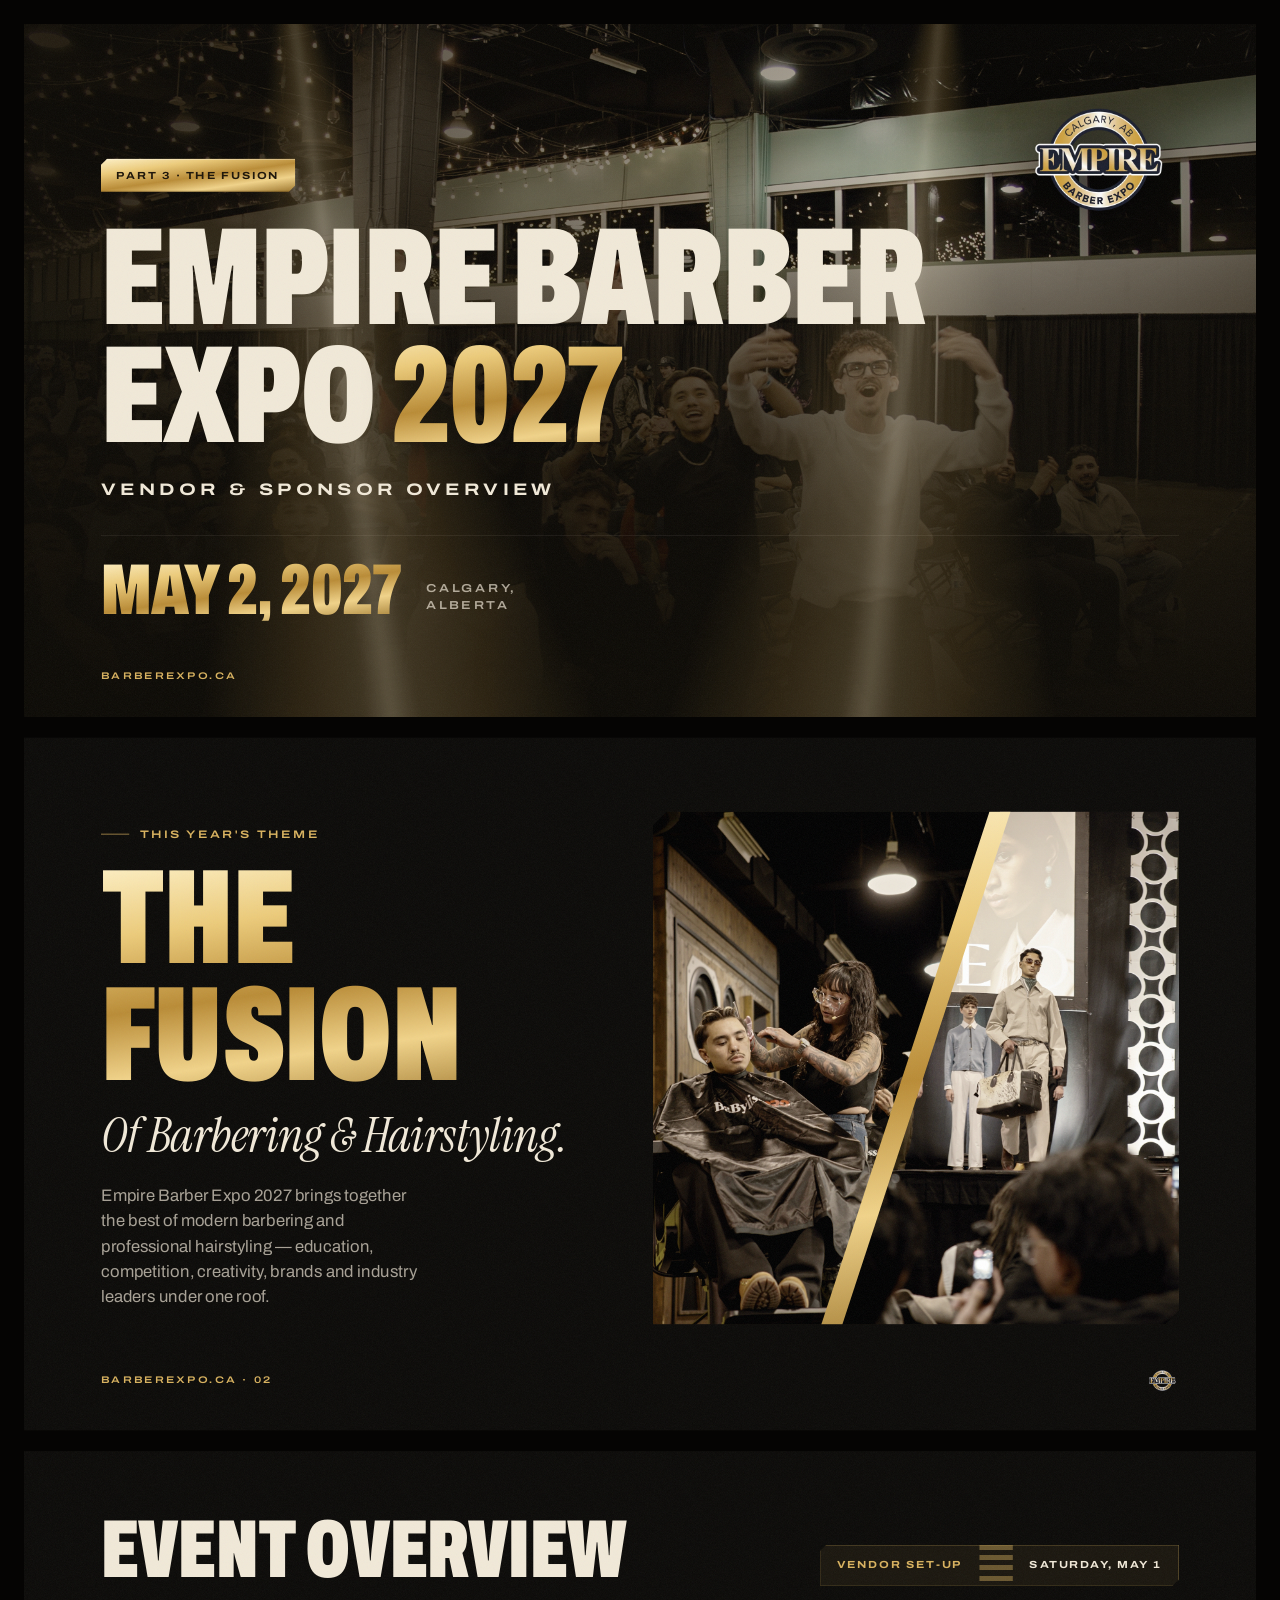
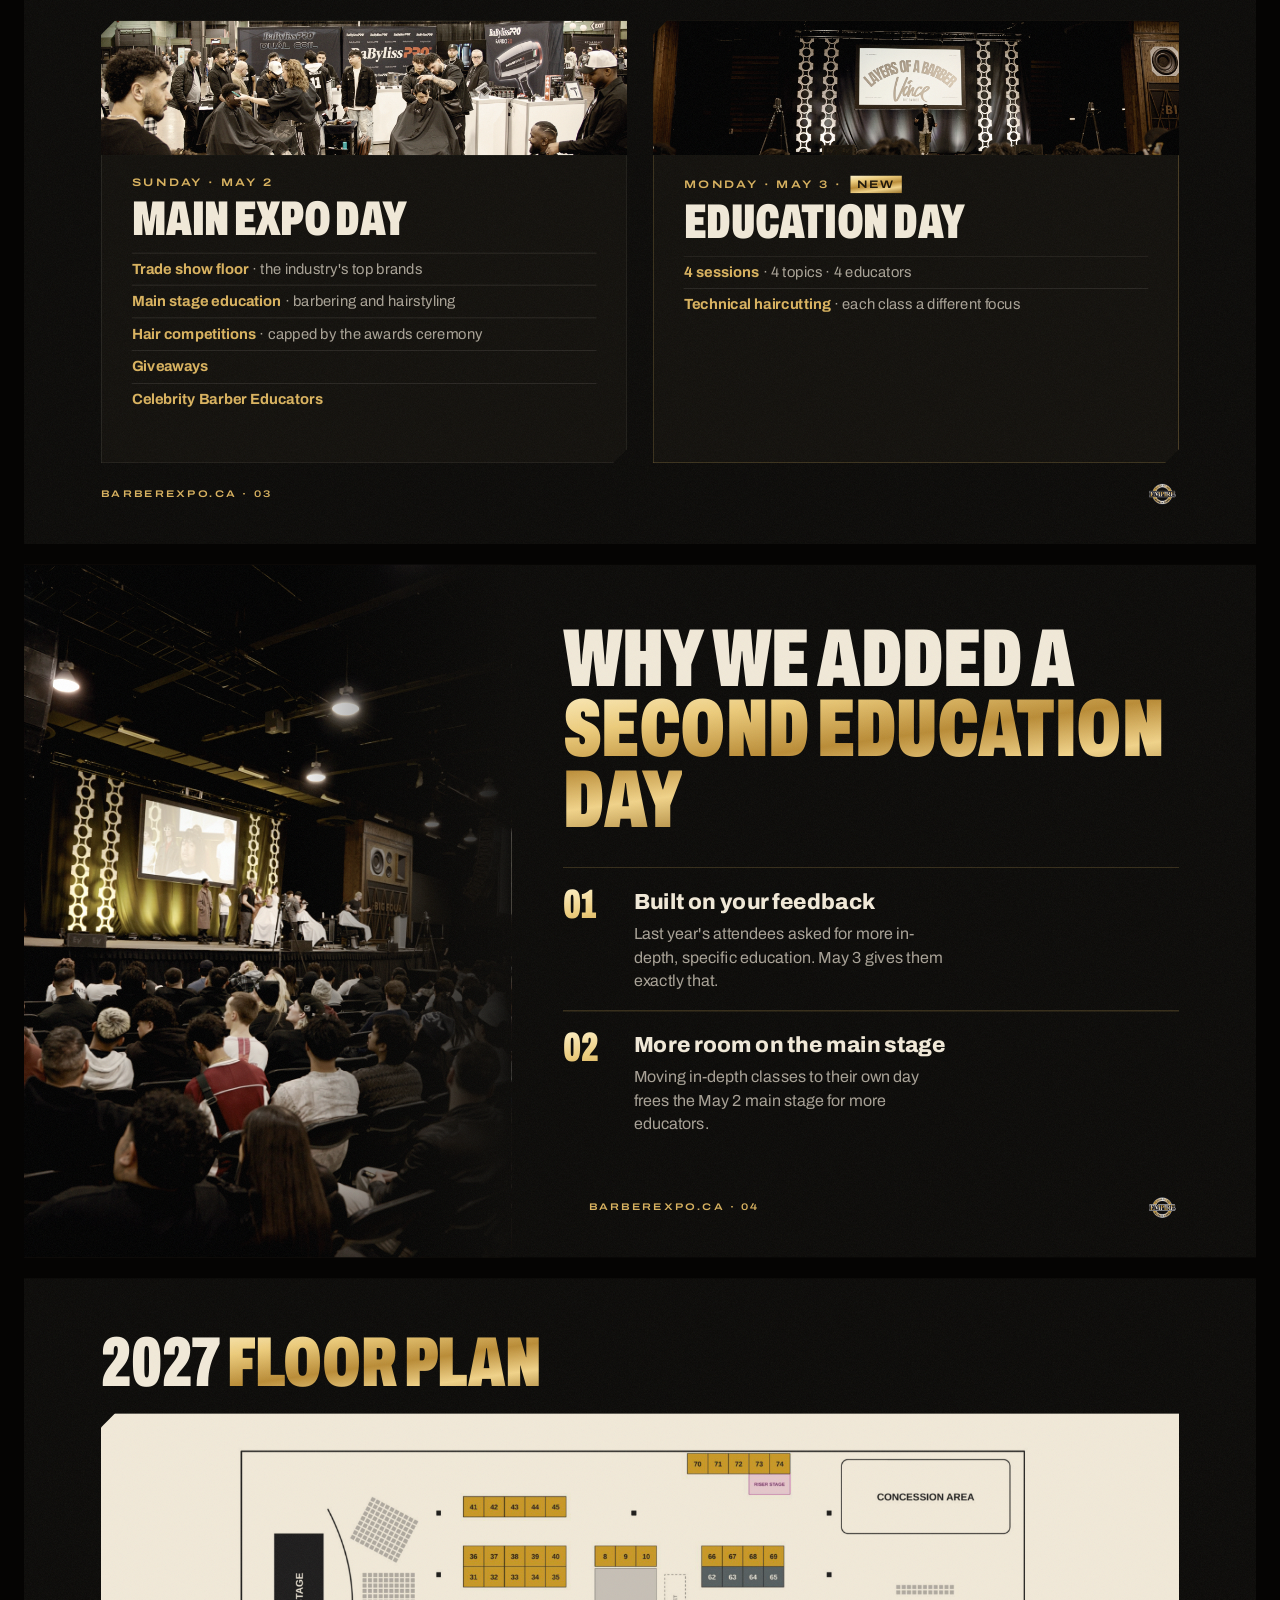
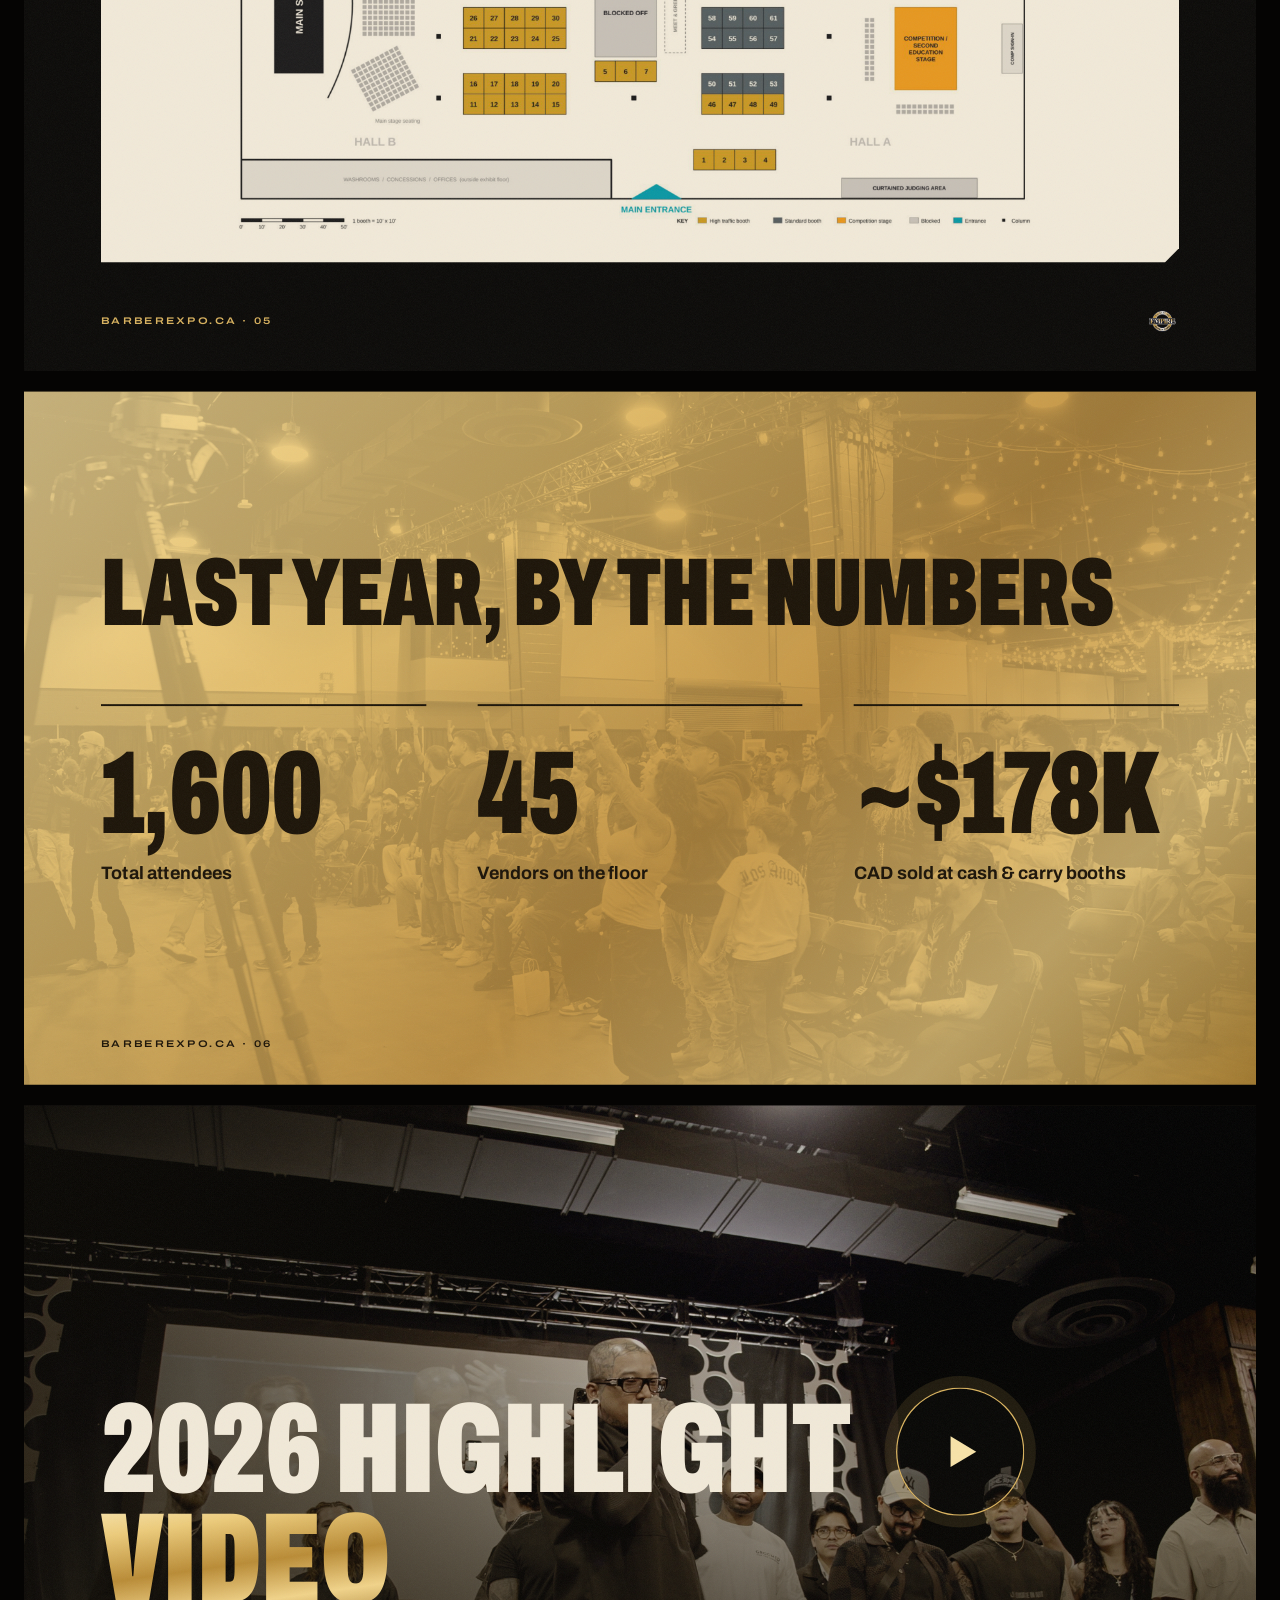
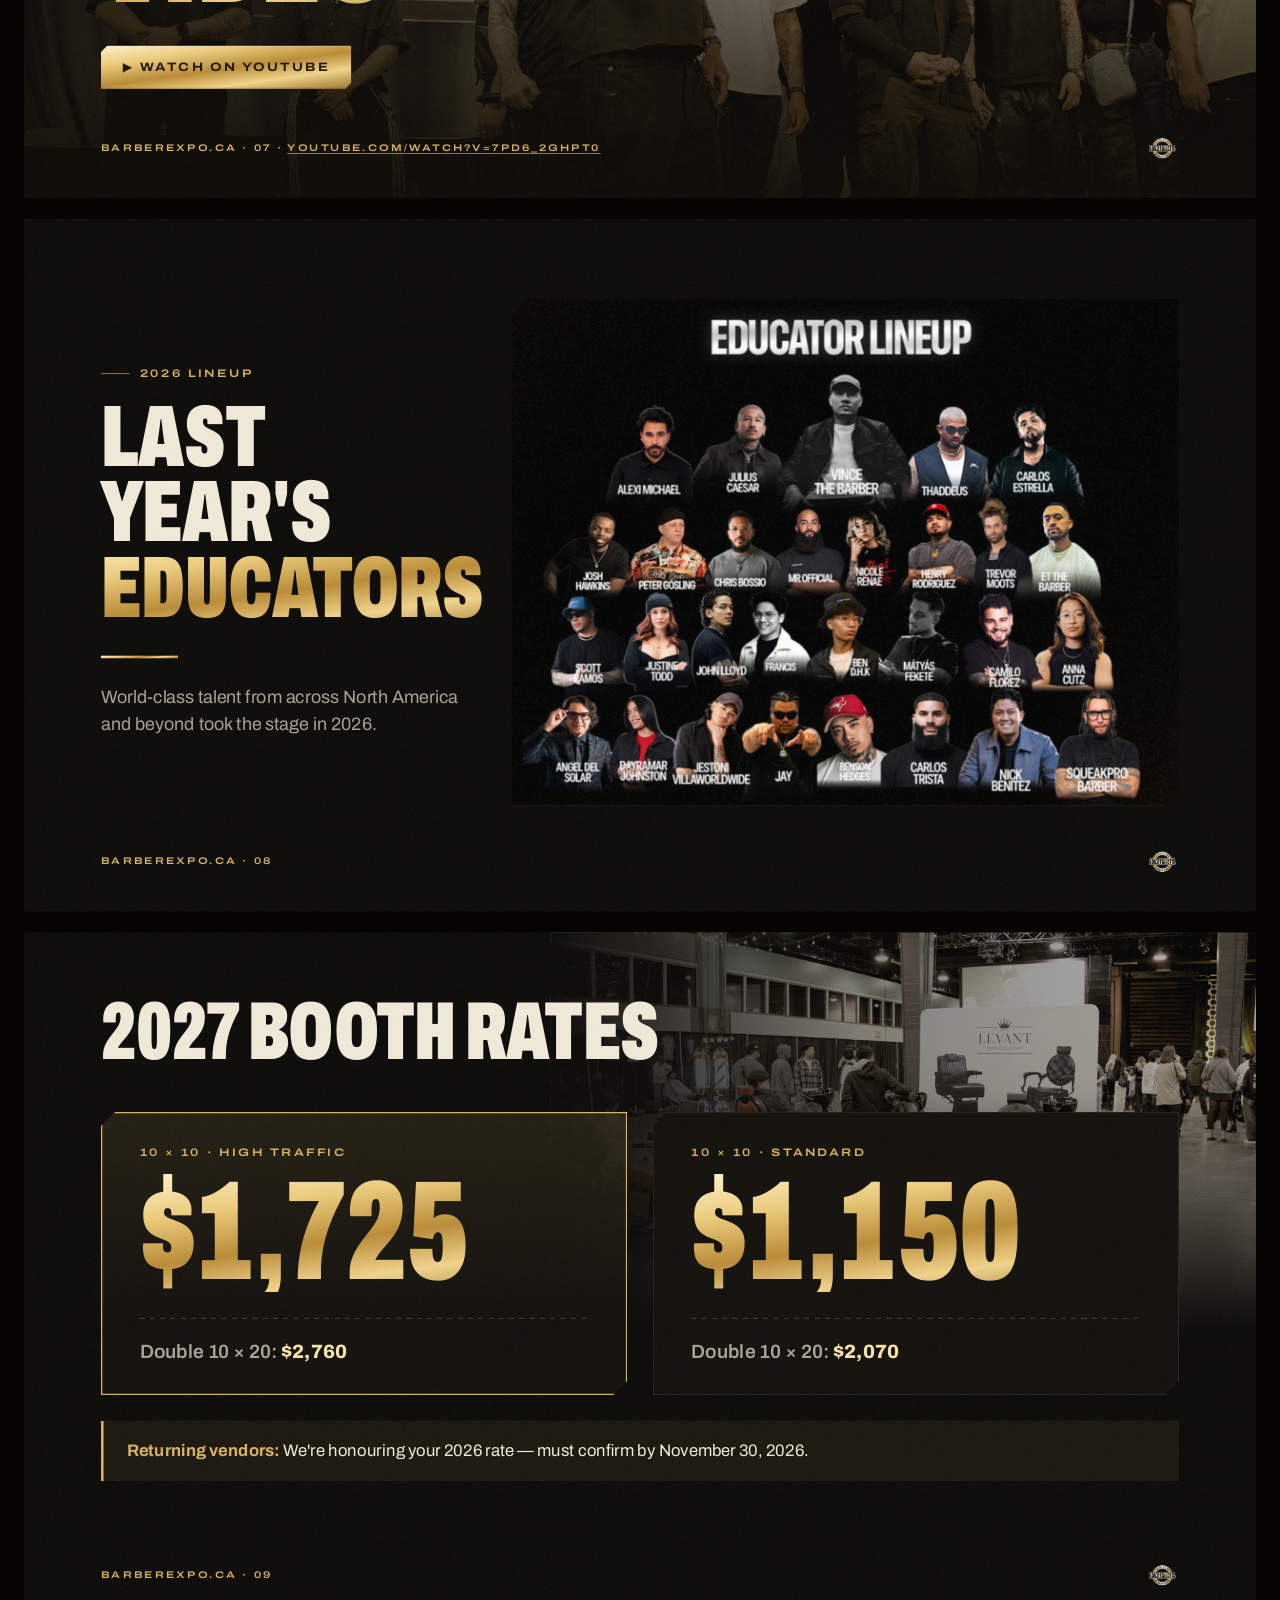
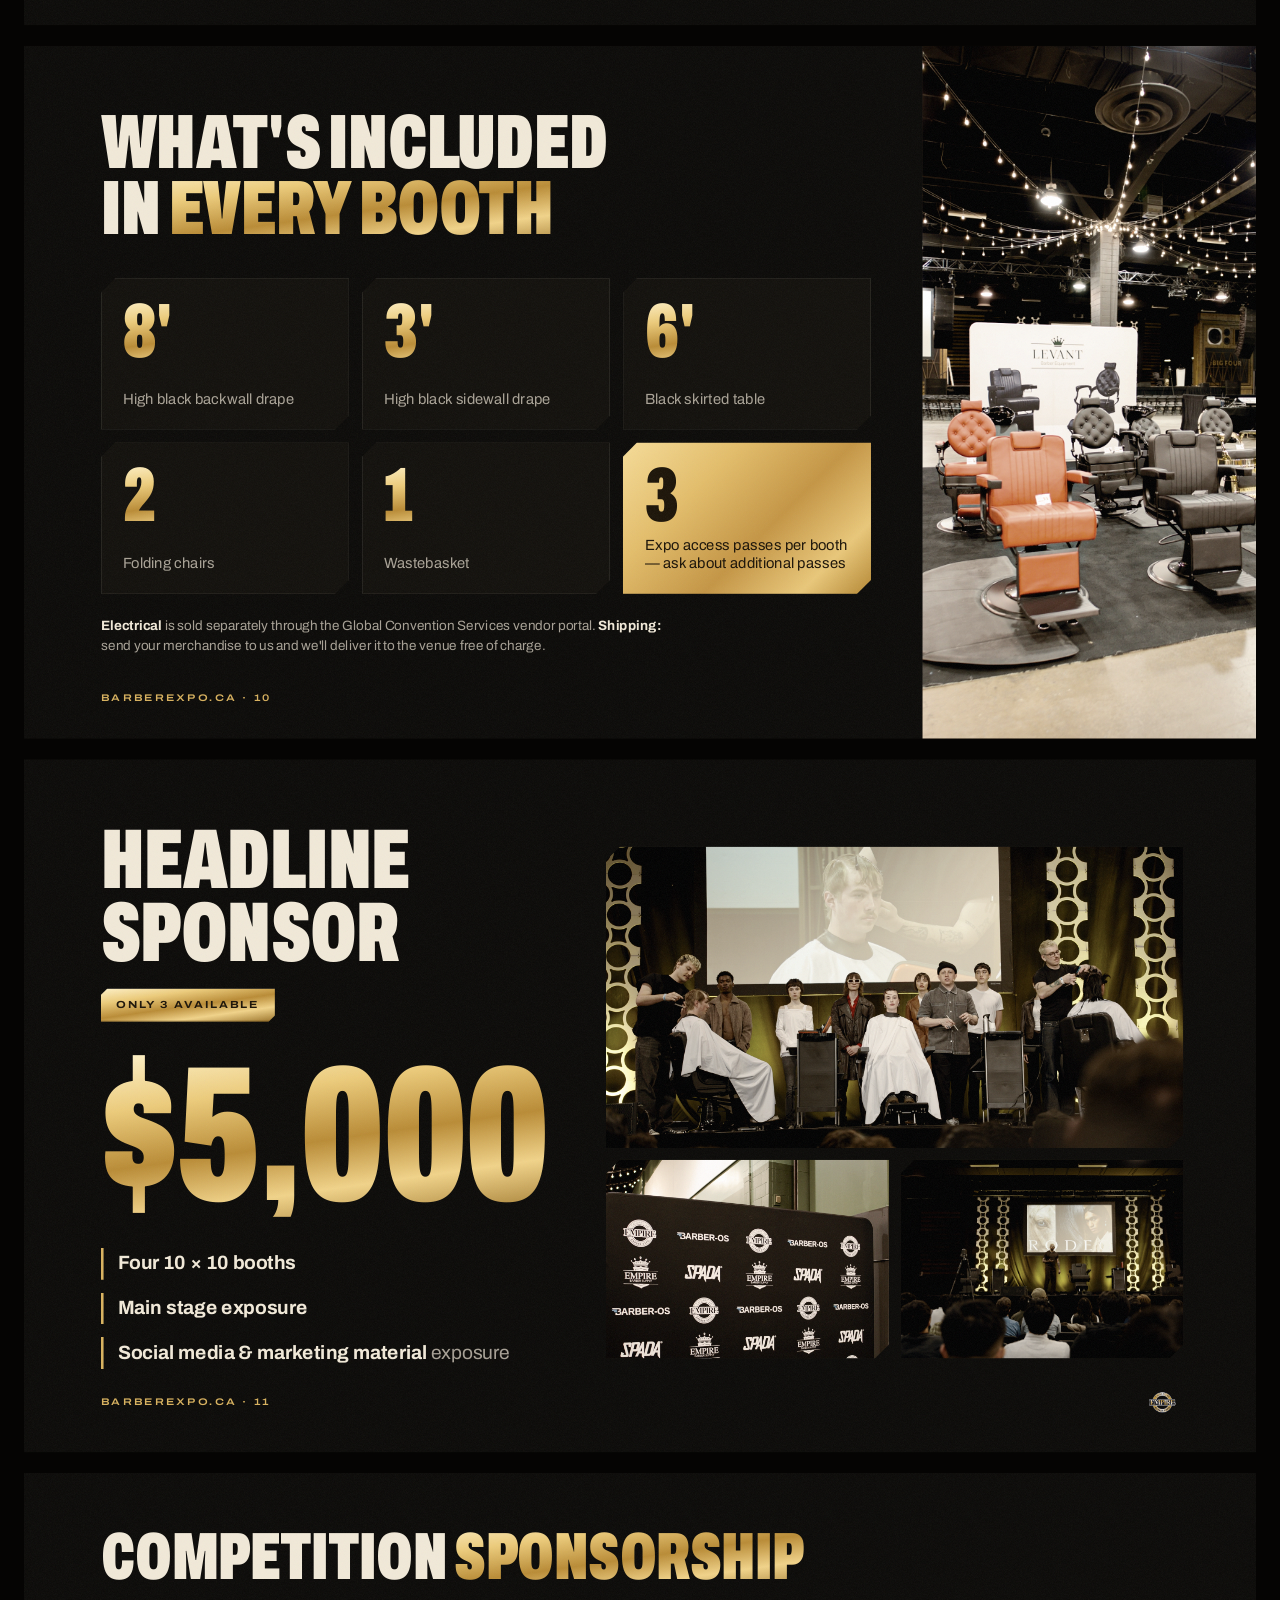
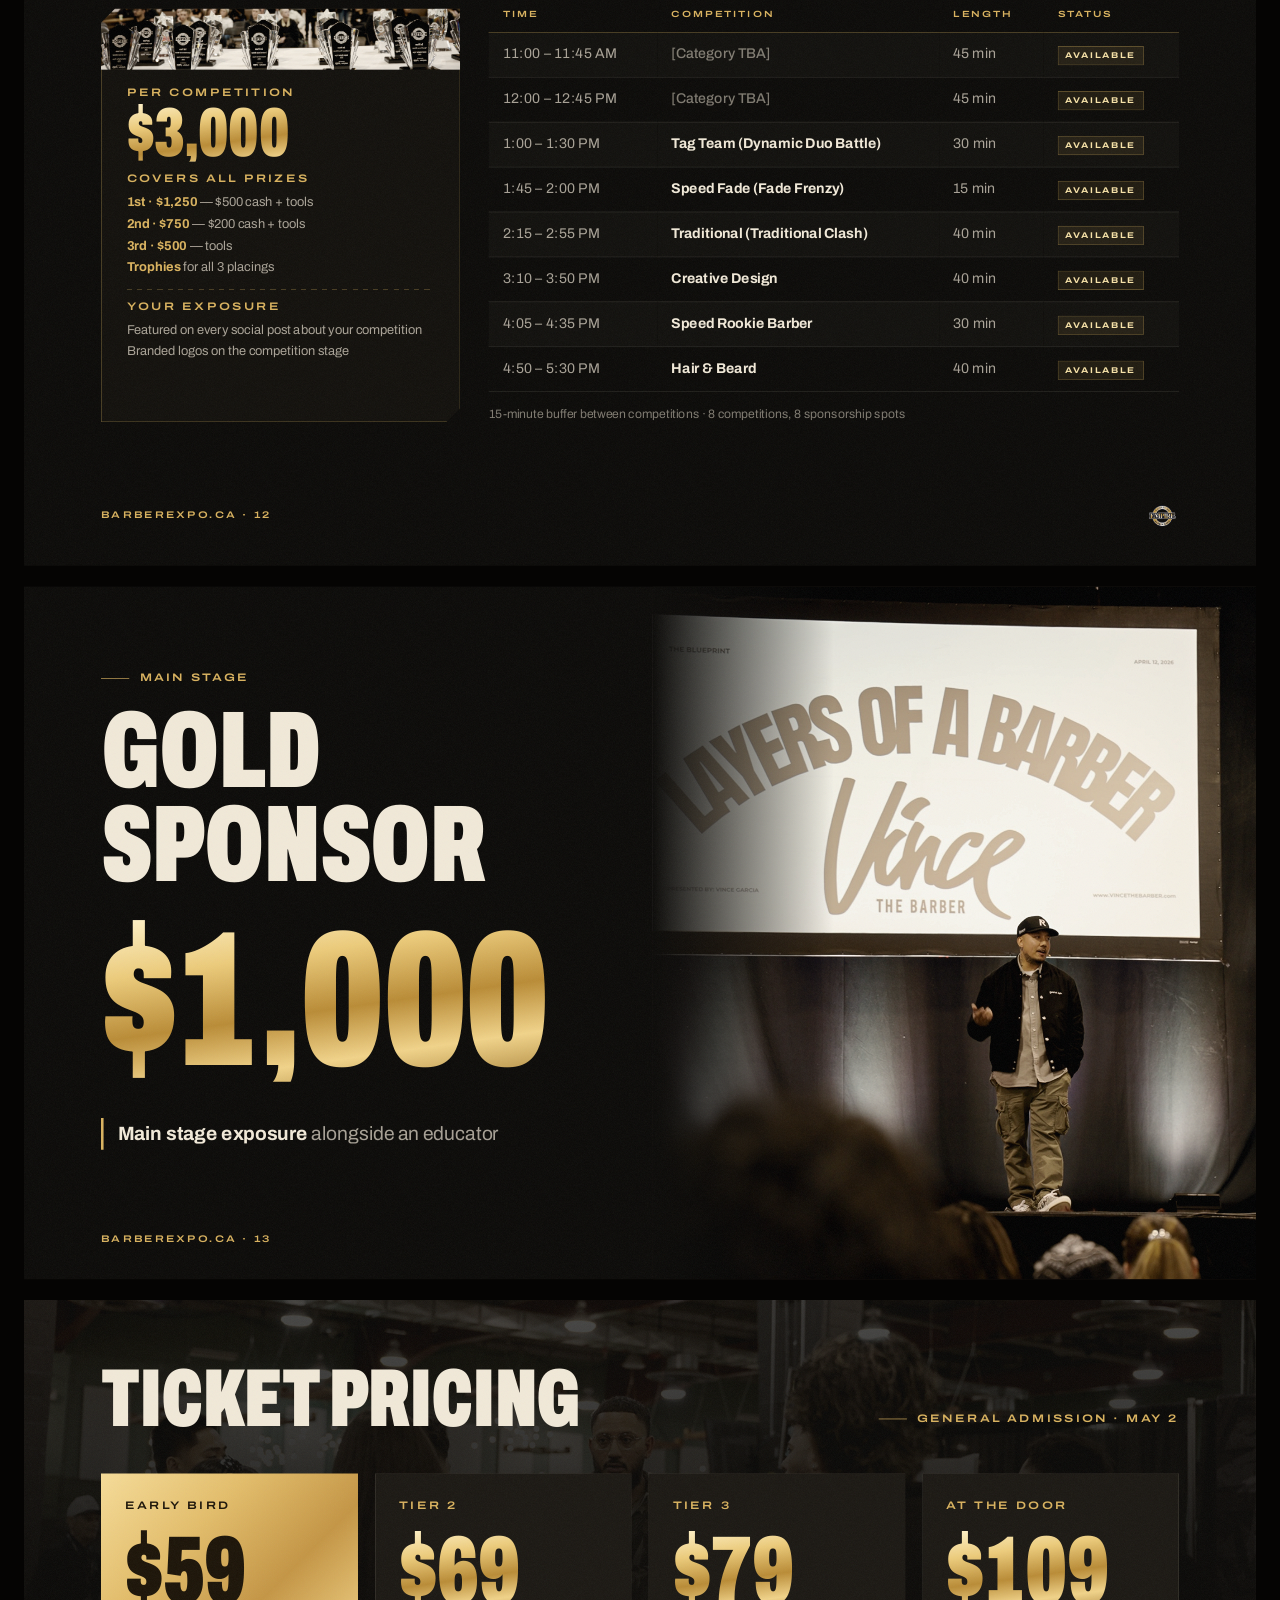
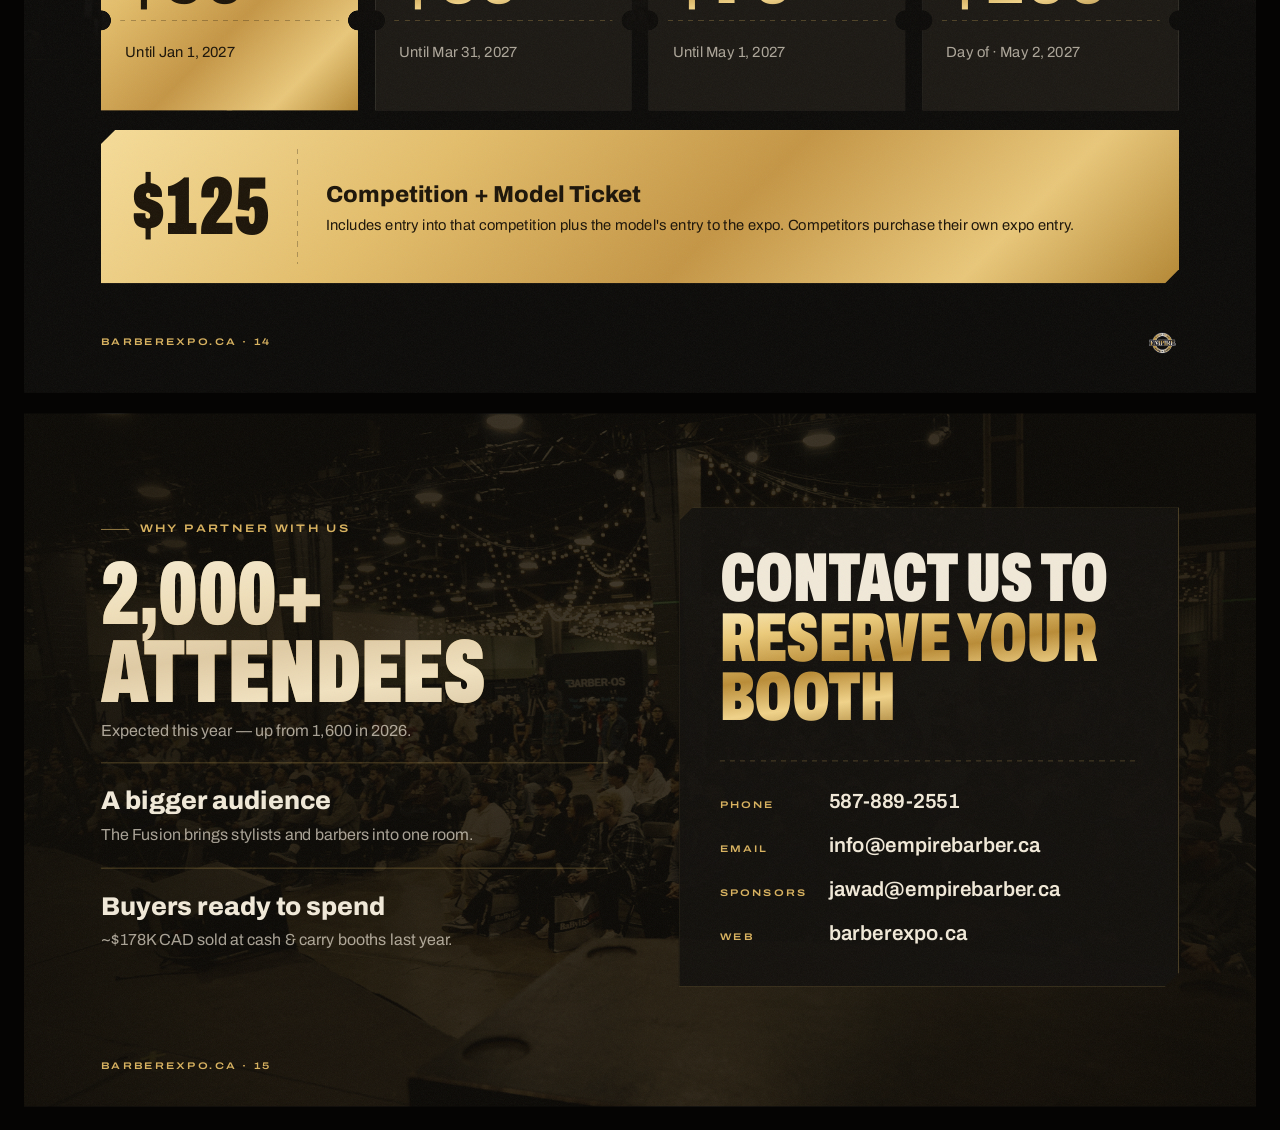
<file: sponsor-deck/index.html>
<!doctype html>
<html lang="en">
<head>
  <meta charset="utf-8">
  <meta name="viewport" content="width=device-width, initial-scale=1">
  <title>Empire Barber Expo 2027 · Vendor &amp; Sponsor Overview</title>
  <meta name="robots" content="noindex, nofollow">
  <link rel="icon" href="../assets/logos/empire-badge.webp">
  <link rel="preconnect" href="https://fonts.googleapis.com">
  <link rel="preconnect" href="https://fonts.gstatic.com" crossorigin>
  <link href="https://fonts.googleapis.com/css2?family=Archivo:wdth,wght@62..125,100..900&family=Instrument+Serif:ital@0;1&display=swap" rel="stylesheet">
  <style>
    /* =========================================================
       Empire Barber Expo 2027 · Vendor & Sponsor Deck
       Same system as the site: dark stage, gold light, concert poster type.
       One slide = 1920 × 1080. Print to PDF for the shareable deck.
       ========================================================= */

    :root {
      --ink: #0a0907;
      --ink-2: #110f0b;
      --ink-3: #1a1712;
      --bone: #f1e9d8;
      --mute: rgba(241, 233, 216, 0.68);
      --faint: rgba(241, 233, 216, 0.5);
      --line: rgba(241, 233, 216, 0.14);
      --line-gold: rgba(217, 178, 94, 0.42);

      --gold: #d9b25e;
      --gold-hi: #f8e3a8;
      --gold-lo: #8a6624;
      --gold-metal: linear-gradient(172deg, #fff2c9 0%, #eccb7a 26%, #b98b35 52%, #f1d389 74%, #9a7228 100%);
      --gold-sheet: linear-gradient(135deg, #f6dc98 0%, #e3bd6a 30%, #c49544 58%, #e9c779 82%, #b48733 100%);

      --sans: "Archivo", system-ui, -apple-system, "Segoe UI", sans-serif;
      --serif: "Instrument Serif", Georgia, "Times New Roman", serif;

      --pad-x: 120px;
      --pad-y: 100px;
      --notch: 22px;
    }

    @page { size: 1920px 1080px; margin: 0; }

    *, *::before, *::after { box-sizing: border-box; }
    html, body { margin: 0; background: #050403; }
    body {
      color: var(--bone);
      font-family: var(--sans);
      font-size: 26px;
      line-height: 1.45;
      -webkit-font-smoothing: antialiased;
      -webkit-print-color-adjust: exact;
      print-color-adjust: exact;
    }
    p, h1, h2, h3, ul, dl, dd, figure { margin: 0; }
    ul { padding: 0; list-style: none; }
    a { color: inherit; text-decoration: none; }
    img { display: block; max-width: 100%; }

    /* ---------- Slide frame ---------- */

    .slide {
      position: relative;
      width: 1920px;
      height: 1080px;
      overflow: hidden;
      isolation: isolate;
      background: var(--ink);
      padding: var(--pad-y) var(--pad-x);
      break-after: page;
      page-break-after: always;
    }
    .slide:last-child { break-after: auto; page-break-after: auto; }

    /* Film grain, static so it prints */
    .slide::after {
      content: "";
      position: absolute;
      inset: 0;
      z-index: 20;
      pointer-events: none;
      opacity: 0.06;
      background-image: url("data:image/svg+xml,%3Csvg xmlns='http://www.w3.org/2000/svg' width='220' height='220'%3E%3Cfilter id='n'%3E%3CfeTurbulence type='fractalNoise' baseFrequency='.9' numOctaves='2' stitchTiles='stitch'/%3E%3C/filter%3E%3Crect width='100%25' height='100%25' filter='url(%23n)'/%3E%3C/svg%3E");
    }

    .foot {
      position: absolute;
      left: var(--pad-x);
      right: var(--pad-x);
      bottom: 52px;
      z-index: 10;
      display: flex;
      align-items: center;
      justify-content: space-between;
      font-size: 15px;
      font-weight: 600;
      font-stretch: 125%;
      letter-spacing: 0.22em;
      text-transform: uppercase;
      color: var(--gold);
    }
    .foot img { width: 52px; height: 52px; object-fit: contain; opacity: 0.9; }
    .foot a { text-decoration: underline; text-underline-offset: 4px; }

    /* ---------- Type ---------- */

    .display {
      font-family: var(--sans);
      font-weight: 900;
      font-stretch: 62%;
      text-transform: uppercase;
      line-height: 0.86;
      letter-spacing: -0.005em;
    }
    .h-title { font-size: 128px; }
    .h-xl { font-size: 176px; }

    .eyebrow,
    .label {
      font-size: 17px;
      font-weight: 600;
      font-stretch: 125%;
      letter-spacing: 0.22em;
      text-transform: uppercase;
      color: var(--gold);
      line-height: 1.3;
    }
    .eyebrow {
      display: flex;
      align-items: center;
      gap: 16px;
      margin-bottom: 30px;
    }
    .eyebrow::before {
      content: "";
      width: 44px;
      height: 1px;
      background: currentColor;
    }

    .lede { font-size: 28px; line-height: 1.5; color: var(--mute); }

    .gold-text {
      font-style: normal;
      background: var(--gold-metal);
      -webkit-background-clip: text;
      background-clip: text;
      color: transparent;
    }
    .gold { color: var(--gold); }
    .serif-gold {
      font-family: var(--serif);
      font-style: italic;
      font-weight: 400;
      font-stretch: 100%;
      text-transform: none;
      letter-spacing: -0.01em;
      color: var(--gold);
    }

    .price {
      font-weight: 900;
      font-stretch: 62%;
      line-height: 0.84;
      letter-spacing: -0.01em;
      font-variant-numeric: tabular-nums;
    }

    /* Notched chip, same cut as the site's buttons */
    .chip {
      --n: 10px;
      display: inline-flex;
      align-items: center;
      gap: 12px;
      height: 52px;
      padding: 0 24px;
      font-size: 16px;
      font-weight: 700;
      font-stretch: 118%;
      letter-spacing: 0.18em;
      text-transform: uppercase;
      white-space: nowrap;
      clip-path: polygon(var(--n) 0, 100% 0, 100% calc(100% - var(--n)), calc(100% - var(--n)) 100%, 0 100%, 0 var(--n));
    }
    .chip-gold {
      background: var(--gold-metal);
      color: #1b1307;
      box-shadow: inset 0 1px 0 rgba(255, 255, 255, 0.55), inset 0 -2px 0 rgba(90, 60, 10, 0.35);
    }
    .chip-ghost {
      color: var(--bone);
      background: rgba(241, 233, 216, 0.06);
      box-shadow: inset 0 0 0 1px rgba(241, 233, 216, 0.3);
    }

    /* Notched panel */
    .card {
      position: relative;
      background: var(--ink-2);
      clip-path: polygon(var(--notch) 0, 100% 0, 100% calc(100% - var(--notch)), calc(100% - var(--notch)) 100%, 0 100%, 0 var(--notch));
    }
    .card-line { box-shadow: inset 0 0 0 1px var(--line); }
    .card-gold-line { box-shadow: inset 0 0 0 1px var(--line-gold); }

    /* Ticket-stub perforation */
    .perf {
      height: 1px;
      background: repeating-linear-gradient(90deg, var(--line-gold) 0 8px, transparent 8px 16px);
    }
    .perf-v {
      width: 1px;
      background: repeating-linear-gradient(180deg, var(--line-gold) 0 8px, transparent 8px 16px);
    }

    /* ---------- Photo treatment (the site's warm grade) ---------- */

    .photo {
      position: relative;
      overflow: hidden;
      background: var(--ink-3);
    }
    .photo img {
      width: 100%;
      height: 100%;
      object-fit: cover;
      filter: contrast(1.08) saturate(0.85);
    }
    .photo::before {
      content: "";
      position: absolute;
      inset: 0;
      z-index: 1;
      background: #3b2a0b;
      mix-blend-mode: color;
      opacity: 0.4;
      pointer-events: none;
    }
    .photo figcaption {
      position: absolute;
      left: 22px;
      bottom: 18px;
      z-index: 2;
      font-size: 13px;
      font-weight: 600;
      font-stretch: 120%;
      letter-spacing: 0.2em;
      text-transform: uppercase;
      color: rgba(241, 233, 216, 0.75);
    }
    .notched { clip-path: polygon(var(--notch) 0, 100% 0, 100% calc(100% - var(--notch)), calc(100% - var(--notch)) 100%, 0 100%, 0 var(--notch)); }

    .bleed {
      position: absolute;
      inset: 0;
      z-index: -1;
    }
    .bleed .photo { position: absolute; inset: 0; }

    .beam {
      position: absolute;
      top: -12%;
      width: 70%;
      height: 130%;
      transform-origin: 50% 0;
      background: conic-gradient(from 166deg at 50% 0,
          transparent 0deg,
          rgba(248, 227, 168, 0.18) 12deg,
          rgba(255, 240, 200, 0.3) 14deg,
          rgba(248, 227, 168, 0.18) 16deg,
          transparent 28deg);
      filter: blur(6px);
      mix-blend-mode: screen;
      pointer-events: none;
    }

    /* =========================================================
       01 · Cover
       ========================================================= */
    .cover { display: flex; flex-direction: column; justify-content: flex-end; padding-bottom: 150px; }
    .cover .shade {
      position: absolute;
      inset: 0;
      background:
        radial-gradient(70% 90% at 72% 20%, rgba(10, 9, 7, 0.1) 0%, rgba(10, 9, 7, 0.6) 60%, rgba(10, 9, 7, 0.9) 100%),
        linear-gradient(0deg, rgba(10, 9, 7, 0.96) 0%, rgba(10, 9, 7, 0.55) 45%, rgba(10, 9, 7, 0.2) 75%);
    }
    .cover .badge {
      position: absolute;
      top: 86px;
      right: var(--pad-x);
      width: 250px;
      filter: drop-shadow(0 18px 40px rgba(0, 0, 0, 0.6));
    }
    .cover .chip { align-self: flex-start; margin-bottom: 40px; }
    .cover h1 { font-size: 216px; }
    .cover h1 em { filter: drop-shadow(0 4px 24px rgba(10, 9, 7, 0.6)); }
    .cover .sub {
      margin-top: 34px;
      font-size: 26px;
      font-weight: 700;
      font-stretch: 125%;
      letter-spacing: 0.26em;
      text-transform: uppercase;
    }
    .cover-bar {
      display: flex;
      align-items: flex-end;
      gap: 40px;
      margin-top: 52px;
      padding-top: 36px;
      border-top: 1px solid var(--line);
    }
    .cover-date { font-size: 112px; }
    .cover-where {
      padding-bottom: 10px;
      font-size: 18px;
      font-weight: 600;
      font-stretch: 120%;
      letter-spacing: 0.22em;
      line-height: 1.5;
      text-transform: uppercase;
      color: var(--mute);
    }

    /* =========================================================
       02 · Theme
       ========================================================= */
    .theme { display: grid; grid-template-columns: 1fr 820px; gap: 100px; align-items: center; padding-bottom: 150px; }
    .theme h2 { font-size: 210px; }
    .theme .of { margin-top: 30px; font-size: 76px; line-height: 1; color: var(--bone); }
    .theme .lede { margin-top: 36px; max-width: 34ch; font-size: 26px; }
    .fusion {
      position: relative;
      height: 800px;
    }
    .fusion .photo { position: absolute; inset: 0; }
    .fusion .a { clip-path: polygon(0 0, 66% 0, 34% 100%, 0 100%); }
    .fusion .b { clip-path: polygon(66% 0, 100% 0, 100% 100%, 34% 100%); }
    /* Each half crops its own photo so the subject sits inside its side of the seam */
    .fusion .a img { width: 66%; }
    .fusion .b img { width: 66%; margin-left: 34%; }
    .fusion .seam {
      position: absolute;
      inset: 0;
      z-index: 3;
      background: linear-gradient(to bottom right, transparent calc(50% - 2px), var(--gold) calc(50% - 2px), var(--gold) calc(50% + 2px), transparent calc(50% + 2px));
      clip-path: polygon(64% 0, 68% 0, 36% 100%, 32% 100%);
      background: var(--gold-metal);
    }
    .fusion .tag {
      position: absolute;
      z-index: 4;
      bottom: 24px;
      font-size: 14px;
      font-weight: 700;
      font-stretch: 120%;
      letter-spacing: 0.22em;
      text-transform: uppercase;
      color: var(--bone);
      text-shadow: 0 2px 12px rgba(0, 0, 0, 0.8);
    }

    /* =========================================================
       03 · Event overview
       ========================================================= */
    .head-row {
      display: flex;
      align-items: flex-end;
      justify-content: space-between;
      gap: 40px;
      margin-bottom: 54px;
    }
    .stub {
      display: flex;
      align-items: stretch;
      height: 64px;
      font-size: 16px;
      font-weight: 700;
      font-stretch: 118%;
      letter-spacing: 0.18em;
      text-transform: uppercase;
      clip-path: polygon(10px 0, 100% 0, 100% calc(100% - 10px), calc(100% - 10px) 100%, 0 100%, 0 10px);
      box-shadow: inset 0 0 0 1px var(--line-gold);
      background: rgba(217, 178, 94, 0.07);
    }
    .stub > span { display: flex; align-items: center; padding: 0 26px; }
    .stub > span:first-child { color: var(--gold); }
    .days { display: grid; grid-template-columns: 1fr 1fr; gap: 40px; }
    .day { display: grid; grid-template-rows: 210px auto; height: 690px; }
    .day .photo { height: 210px; }
    .day-body { padding: 32px 48px 0; }
    .day h3 { font-size: 76px; margin: 12px 0 20px; }
    .day h3 + ul li {
      padding: 10px 0;
      border-top: 1px solid var(--line);
      font-size: 23px;
      line-height: 1.3;
      color: var(--mute);
    }
    .day b { color: var(--gold); font-weight: 700; }
    .new {
      display: inline-block;
      padding: 3px 10px 2px;
      margin-left: 4px;
      background: var(--gold-metal);
      color: #1b1307;
      letter-spacing: 0.18em;
    }

    /* =========================================================
       04 · Why a second education day
       ========================================================= */
    .why { display: grid; grid-template-columns: 760px 1fr; padding: 0; }
    .why > .photo { height: 1080px; }
    .why > .photo::after {
      content: "";
      position: absolute;
      inset: 0;
      z-index: 2;
      background: linear-gradient(90deg, rgba(10, 9, 7, 0) 55%, var(--ink) 100%);
    }
    .why-copy { padding: 90px var(--pad-x) 160px 80px; display: flex; flex-direction: column; justify-content: center; }
    .why h2 { font-size: 128px; }
    .points { margin-top: 50px; display: grid; gap: 0; }
    .point {
      display: grid;
      grid-template-columns: 110px 1fr;
      padding: 28px 0;
      border-top: 1px solid var(--line-gold);
    }
    .point .no { font-size: 64px; font-weight: 900; font-stretch: 62%; line-height: 0.9; }
    .point h3 { font-size: 34px; font-weight: 800; font-stretch: 100%; margin-bottom: 8px; }
    .point p { font-size: 25px; color: var(--mute); max-width: 36ch; }

    /* =========================================================
       05 · Floor plan
       ========================================================= */
    .plan { padding-top: 84px; }
    .plan .head-row { margin-bottom: 32px; }
    .plan .h-title { font-size: 110px; }
    .plan-sheet {
      display: grid;
      place-items: center;
      height: 700px;
      padding: 32px 44px;
      background: var(--bone);
      clip-path: polygon(var(--notch) 0, 100% 0, 100% calc(100% - var(--notch)), calc(100% - var(--notch)) 100%, 0 100%, 0 var(--notch));
    }
    .plan-sheet img { width: 100%; height: 100%; object-fit: contain; mix-blend-mode: multiply; }
    .plan-sheet { grid-template: minmax(0, 1fr) / minmax(0, 1fr); }

    /* =========================================================
       06 · By the numbers (gold sheet, like the site's ticker band)
       ========================================================= */
    .numbers { background: var(--gold-sheet); color: #1b1307; display: flex; flex-direction: column; justify-content: center; padding-bottom: 160px; }
    .numbers .bg-photo {
      position: absolute;
      inset: 0;
      z-index: -1;
      mix-blend-mode: multiply;
      opacity: 0.2;
    }
    .numbers .bg-photo img { width: 100%; height: 100%; object-fit: cover; filter: grayscale(1) contrast(1.2); }
    .numbers .eyebrow { color: #1b1307; }
    .numbers h2 { font-size: 150px; margin-bottom: 110px; }
    .stats { display: grid; grid-template-columns: repeat(3, minmax(0, 1fr)); gap: 80px; }
    .stat { padding-top: 34px; border-top: 3px solid #1b1307; }
    .stat .num { font-size: 184px; font-weight: 900; font-stretch: 62%; line-height: 0.84; letter-spacing: -0.01em; }
    .stat p { margin-top: 26px; font-size: 28px; font-weight: 700; }
    .numbers .foot { color: #1b1307; }

    /* =========================================================
       07 · Highlight video
       ========================================================= */
    .video { display: flex; flex-direction: column; justify-content: flex-end; padding-bottom: 170px; }
    .video .shade {
      position: absolute;
      inset: 0;
      background:
        linear-gradient(0deg, rgba(10, 9, 7, 0.95) 0%, rgba(10, 9, 7, 0.5) 40%, rgba(10, 9, 7, 0.15) 70%),
        linear-gradient(90deg, rgba(10, 9, 7, 0.7) 0%, rgba(10, 9, 7, 0) 60%);
    }
    .video h2 { font-size: 200px; }
    .play {
      position: absolute;
      top: 50%;
      left: 76%;
      width: 200px;
      height: 200px;
      margin: -100px 0 0 -100px;
      border-radius: 50%;
      display: grid;
      place-items: center;
      background: rgba(10, 9, 7, 0.45);
      box-shadow: inset 0 0 0 2px var(--gold), 0 0 0 18px rgba(217, 178, 94, 0.12);
      color: var(--gold-hi);
    }
    .video .chip { align-self: flex-start; margin-top: 48px; height: 68px; padding: 0 34px; font-size: 19px; }

    /* =========================================================
       08 · Educators
       ========================================================= */
    .edu { display: grid; grid-template-columns: 560px 1fr; gap: 80px; align-items: center; padding-bottom: 140px; }
    .edu h2 { font-size: 136px; }
    .rule { width: 120px; height: 4px; margin: 48px 0 40px; background: var(--gold-metal); }
    .edu .lineup {
      height: 790px;
      overflow: hidden;
      box-shadow: inset 0 0 0 1px var(--line-gold);
    }
    .edu .lineup img { width: 100%; height: 100%; object-fit: cover; object-position: 50% 45%; transform: scale(1.04); }

    /* =========================================================
       09 · Booth rates
       ========================================================= */
    .rates .bg-top {
      position: absolute;
      inset: 0 0 auto auto;
      width: 1100px;
      height: 620px;
      z-index: -1;
    }
    .rates .bg-top .photo { position: absolute; inset: 0; }
    .rates .bg-top::after {
      content: "";
      position: absolute;
      inset: 0;
      z-index: 3;
      background:
        linear-gradient(90deg, var(--ink) 0%, rgba(10, 9, 7, 0.5) 45%, rgba(10, 9, 7, 0.3) 100%),
        linear-gradient(0deg, var(--ink) 0%, rgba(10, 9, 7, 0) 60%);
    }
    .rate-grid { display: grid; grid-template-columns: 1fr 1fr; gap: 40px; margin-top: 70px; }
    .rate { padding: 52px 60px 46px; }
    .rate.feat { box-shadow: inset 0 0 0 2px var(--gold); background: linear-gradient(180deg, rgba(217, 178, 94, 0.12), rgba(17, 15, 11, 1) 70%); }
    .rate .price { font-size: 220px; margin: 22px 0 40px; }
    .rate .perf { margin-bottom: 30px; }
    .rate .dbl { font-size: 30px; font-weight: 600; color: var(--mute); }
    .rate .dbl b { color: var(--gold-hi); font-weight: 800; }
    .notice {
      display: flex;
      align-items: center;
      gap: 22px;
      margin-top: 40px;
      padding: 28px 40px;
      font-size: 26px;
      background: rgba(217, 178, 94, 0.08);
      box-shadow: inset 4px 0 0 var(--gold);
    }
    .notice b { color: var(--gold); }

    /* =========================================================
       10 · What's included
       ========================================================= */
    .incl { display: grid; grid-template-columns: 1fr 520px; padding: 0; }
    .incl-copy { padding: var(--pad-y) 80px 150px var(--pad-x); }
    .incl h2 { font-size: 120px; margin-bottom: 56px; }
    .tiles { display: grid; grid-template-columns: repeat(3, 1fr); gap: 20px; }
    .tile { padding: 34px 34px 32px; height: 236px; display: flex; flex-direction: column; justify-content: space-between; }
    .tile .big { font-size: 120px; font-weight: 900; font-stretch: 62%; line-height: 0.82; }
    .tile p { font-size: 23px; line-height: 1.3; color: var(--mute); }
    .tile.hl { background: var(--gold-sheet); }
    .tile.hl .big, .tile.hl p { color: #1b1307; }
    .incl .fine { margin-top: 34px; font-size: 21px; color: var(--mute); max-width: 74ch; }
    .incl .fine b { color: var(--bone); }
    .incl > .photo { height: 1080px; }

    /* =========================================================
       11 · Headline sponsor
       ========================================================= */
    .headline { display: grid; grid-template-columns: 1fr 900px; gap: 90px; align-items: center; padding-bottom: 140px; }
    .headline h2 { font-size: 132px; }
    .headline .chip { margin-top: 30px; }
    .headline .price { font-size: 300px; margin: 52px 0 48px; }
    .bars li {
      padding: 6px 0 6px 26px;
      margin-bottom: 20px;
      box-shadow: inset 4px 0 0 var(--gold);
      font-size: 30px;
      line-height: 1.25;
      color: var(--mute);
    }
    .bars b { color: var(--bone); font-weight: 700; }
    .collage { display: grid; grid-template-columns: 1fr 1fr; grid-template-rows: 470px 310px; gap: 18px; }
    .collage .photo:first-child { grid-column: 1 / -1; }

    /* =========================================================
       12 · Competition sponsorship
       ========================================================= */
    .comp { padding-top: 86px; }
    .comp h2 { font-size: 104px; margin-bottom: 36px; }
    .comp-grid { display: grid; grid-template-columns: 560px 1fr; gap: 44px; }
    .comp-card { padding: 0 0 28px; }
    .comp-card .photo { height: 96px; }
    .comp-card .inner { padding: 24px 40px 0; }
    .comp-card .price { font-size: 108px; margin: 6px 0 16px; }
    .comp-card ul { margin: 8px 0 18px; }
    .comp-card li { font-size: 20px; line-height: 1.28; padding: 4px 0; color: var(--mute); }
    .comp-card li b { color: var(--gold); font-weight: 700; }
    .comp-card .perf { margin-bottom: 16px; }

    table { width: 100%; border-collapse: collapse; font-size: 22px; }
    thead th {
      padding: 0 22px 16px;
      text-align: left;
      font-size: 14px;
      font-weight: 600;
      font-stretch: 125%;
      letter-spacing: 0.22em;
      text-transform: uppercase;
      color: var(--gold);
      border-bottom: 1px solid var(--line-gold);
    }
    tbody td { padding: 0 22px; height: 70px; border-bottom: 1px solid var(--line); }
    tbody tr:nth-child(odd) td { background: rgba(241, 233, 216, 0.025); }
    td.t { font-variant-numeric: tabular-nums; color: var(--mute); white-space: nowrap; }
    td.c { font-weight: 700; }
    td.c.tba { font-weight: 500; color: var(--faint); }
    td.l { color: var(--mute); white-space: nowrap; }
    .avail {
      display: inline-block;
      padding: 6px 12px 5px;
      font-size: 13px;
      font-weight: 700;
      font-stretch: 120%;
      letter-spacing: 0.2em;
      color: var(--gold-hi);
      box-shadow: inset 0 0 0 1px var(--line-gold);
      background: rgba(217, 178, 94, 0.1);
    }
    .comp .fine { margin-top: 20px; font-size: 19px; color: var(--faint); }

    /* =========================================================
       13 · Gold sponsor
       ========================================================= */
    .goldsp { display: grid; grid-template-columns: 1fr 940px; padding: 0; }
    .goldsp-copy { padding: var(--pad-y) 60px 150px var(--pad-x); display: flex; flex-direction: column; justify-content: center; }
    .goldsp h2 { font-size: 170px; }
    .goldsp .price { font-size: 300px; margin: 44px 0 56px; }
    .goldsp > .photo { height: 1080px; }
    .goldsp > .photo::after {
      content: "";
      position: absolute;
      inset: 0;
      z-index: 2;
      background: linear-gradient(90deg, var(--ink) 0%, rgba(10, 9, 7, 0) 30%);
    }

    /* =========================================================
       14 · Ticket pricing
       ========================================================= */
    .tickets .bg-top { position: absolute; inset: 0 0 auto 0; height: 560px; z-index: -1; }
    .tickets .bg-top .photo { position: absolute; inset: 0; opacity: 0.55; }
    .tickets .bg-top::after { content: ""; position: absolute; inset: 0; z-index: 3; background: linear-gradient(0deg, var(--ink) 0%, rgba(10, 9, 7, 0.7) 60%, rgba(10, 9, 7, 0.55) 100%); }
    .tickets .head-row { margin-bottom: 60px; }
    .tickets .head-row .eyebrow { margin-bottom: 14px; }
    .tix { display: grid; grid-template-columns: repeat(4, 1fr); gap: 26px; }
    .tix .ticket {
      /* Half-circle punches on both sides at the perforation line */
      -webkit-mask: radial-gradient(circle 16px at 0 62%, transparent 15px, #000 16px) left / 51% 100% no-repeat,
                    radial-gradient(circle 16px at 100% 62%, transparent 15px, #000 16px) right / 51% 100% no-repeat;
      mask: radial-gradient(circle 16px at 0 62%, transparent 15px, #000 16px) left / 51% 100% no-repeat,
            radial-gradient(circle 16px at 100% 62%, transparent 15px, #000 16px) right / 51% 100% no-repeat;
      background: var(--ink-3);
      box-shadow: inset 0 0 0 1px var(--line);
      height: 370px;
      padding: 40px 38px 0;
      position: relative;
    }
    .ticket .price { font-size: 150px; margin-top: 28px; }
    .ticket .perf { position: absolute; left: 30px; right: 30px; top: 62%; }
    .ticket .when { position: absolute; left: 38px; right: 38px; top: calc(62% + 34px); font-size: 23px; color: var(--mute); }
    .ticket.feat { background: var(--gold-sheet); box-shadow: none; color: #1b1307; }
    .ticket.feat .label, .ticket.feat .when { color: #1b1307; }
    .ticket.feat .perf { background: repeating-linear-gradient(90deg, rgba(27, 19, 7, 0.45) 0 8px, transparent 8px 16px); }
    .combo {
      display: grid;
      grid-template-columns: auto 1px 1fr;
      gap: 44px;
      align-items: center;
      margin-top: 30px;
      padding: 30px 48px;
      background: var(--gold-sheet);
      color: #1b1307;
      clip-path: polygon(var(--notch) 0, 100% 0, 100% calc(100% - var(--notch)), calc(100% - var(--notch)) 100%, 0 100%, 0 var(--notch));
    }
    .combo .price { font-size: 128px; }
    .combo .perf-v { align-self: stretch; background: repeating-linear-gradient(180deg, rgba(27, 19, 7, 0.45) 0 8px, transparent 8px 16px); }
    .combo h3 { font-size: 36px; font-weight: 800; margin-bottom: 6px; }
    .combo p { font-size: 23px; line-height: 1.4; }

    /* =========================================================
       15 · Why partner + contact
       ========================================================= */
    .partner { display: grid; grid-template-columns: 1fr 780px; gap: 110px; align-items: center; padding-bottom: 140px; }
    .partner .shade { position: absolute; inset: 0; background: linear-gradient(90deg, rgba(10, 9, 7, 0.94) 0%, rgba(10, 9, 7, 0.82) 50%, rgba(10, 9, 7, 0.9) 100%); }
    .reasons > div { padding: 30px 0 32px; border-top: 1px solid var(--line-gold); }
    .reasons > div:first-child { padding-top: 0; border-top: 0; }
    .reasons .big { font-size: 140px; line-height: 0.86; }
    .reasons h3 { font-size: 40px; font-weight: 800; margin-bottom: 6px; }
    .reasons p { font-size: 25px; color: var(--mute); }
    .reasons > div:first-child p { margin-top: 14px; }
    .contact { padding: 64px 64px 60px; background: rgba(17, 15, 11, 0.92); }
    .contact .badge { position: absolute; top: 44px; right: 44px; width: 120px; }
    .contact h2 { font-size: 108px; margin-bottom: 52px; }
    .contact dl { display: grid; grid-template-columns: 170px 1fr; row-gap: 22px; align-items: baseline; }
    .contact dt {
      font-size: 15px;
      font-weight: 600;
      font-stretch: 125%;
      letter-spacing: 0.22em;
      text-transform: uppercase;
      color: var(--gold);
    }
    .contact dd { font-size: 32px; font-weight: 600; }
    .contact .perf { margin-bottom: 40px; }

    /* ---------- Screen view: stack slides and fit them to the window ---------- */
    @media screen {
      body { padding: 24px 0; }
      .deck { width: 1920px; margin: 0 auto; display: grid; gap: 32px; transform-origin: 0 0; }
    }
    @media print {
      body { padding: 0; background: var(--ink); }
      .deck { transform: none !important; height: auto !important; width: auto !important; margin: 0 !important; }
    }
  </style>
</head>
<body>
<main class="deck" data-deck>

  <!-- ============ 01 · COVER ============ -->
  <section class="slide cover">
    <div class="bleed">
      <figure class="photo"><img src="img/photos/42.jpg" alt=""></figure>
      <div class="shade"></div>
      <div class="beam" style="left:-14%; transform:rotate(-8deg)"></div>
      <div class="beam" style="left:40%; transform:rotate(6deg)"></div>
    </div>
    <img class="badge" src="../assets/logos/empire-badge.webp" alt="Empire Barber Expo, Calgary AB">
    <span class="chip chip-gold">Part 3 · The Fusion</span>
    <h1 class="display">Empire Barber<br>Expo <em class="gold-text">2027</em></h1>
    <p class="sub">Vendor &amp; Sponsor Overview</p>
    <div class="cover-bar">
      <p class="display cover-date gold-text">May 2, 2027</p>
      <p class="cover-where">Calgary,<br>Alberta</p>
    </div>
    <p class="foot"><span>Barberexpo.ca</span></p>
  </section>

  <!-- ============ 02 · THEME ============ -->
  <section class="slide theme">
    <div>
      <p class="eyebrow">This year's theme</p>
      <h2 class="display gold-text">The Fusion</h2>
      <p class="of serif-gold" style="color:var(--bone)">Of Barbering &amp; Hairstyling.</p>
      <p class="lede">Empire Barber Expo 2027 brings together the best of modern barbering and professional hairstyling — education, competition, creativity, brands and industry leaders under one roof.</p>
    </div>
    <div class="fusion notched">
      <figure class="photo a"><img src="img/photos/09.jpg" alt="" style="object-position:40% 50%"></figure>
      <figure class="photo b"><img src="img/photos/04.jpg" alt="" style="object-position:62% 62%"></figure>
      <div class="seam"></div>
    </div>
    <p class="foot"><span>Barberexpo.ca · 02</span><img src="../assets/logos/empire-badge.webp" alt=""></p>
  </section>

  <!-- ============ 03 · EVENT OVERVIEW ============ -->
  <section class="slide">
    <div class="head-row">
      <h2 class="display h-title">Event Overview</h2>
      <p class="stub"><span>Vendor set-up</span><span class="perf-v"></span><span>Saturday, May 1</span></p>
    </div>
    <div class="days">
      <article class="day card card-line">
        <figure class="photo"><img src="img/photos/36.jpg" alt=""></figure>
        <div class="day-body">
          <p class="label">Sunday · May 2</p>
          <h3 class="display">Main Expo Day</h3>
          <ul>
            <li><b>Trade show floor</b> · the industry's top brands</li>
            <li><b>Main stage education</b> · barbering and hairstyling</li>
            <li><b>Hair competitions</b> · capped by the awards ceremony</li>
            <li><b>Giveaways</b></li>
            <li><b>Celebrity Barber Educators</b></li>
          </ul>
        </div>
      </article>
      <article class="day card card-gold-line">
        <figure class="photo"><img src="img/photos/44.jpg" alt="" style="object-position:50% 40%"></figure>
        <div class="day-body">
          <p class="label">Monday · May 3 · <span class="new">New</span></p>
          <h3 class="display">Education Day</h3>
          <ul>
            <li><b>4 sessions</b> · 4 topics · 4 educators</li>
            <li><b>Technical haircutting</b> · each class a different focus</li>
          </ul>
        </div>
      </article>
    </div>
    <p class="foot"><span>Barberexpo.ca · 03</span><img src="../assets/logos/empire-badge.webp" alt=""></p>
  </section>

  <!-- ============ 04 · WHY A SECOND EDUCATION DAY ============ -->
  <section class="slide why">
    <figure class="photo"><img src="img/photos/03.jpg" alt="" style="object-position:50% 60%"></figure>
    <div class="why-copy">
      <h2 class="display">Why we added a<br><span class="gold-text">second education day</span></h2>
      <div class="points">
        <div class="point">
          <span class="no gold-text">01</span>
          <div>
            <h3>Built on your feedback</h3>
            <p>Last year's attendees asked for more in-depth, specific education. May 3 gives them exactly that.</p>
          </div>
        </div>
        <div class="point">
          <span class="no gold-text">02</span>
          <div>
            <h3>More room on the main stage</h3>
            <p>Moving in-depth classes to their own day frees the May 2 main stage for more educators.</p>
          </div>
        </div>
      </div>
    </div>
    <p class="foot" style="left:880px"><span>Barberexpo.ca · 04</span><img src="../assets/logos/empire-badge.webp" alt=""></p>
  </section>

  <!-- ============ 05 · FLOOR PLAN ============ -->
  <section class="slide plan">
    <div class="head-row">
      <h2 class="display h-title">2027 <span class="gold-text">Floor Plan</span></h2>
    </div>
    <div class="plan-sheet"><img src="img/floor-plan.png" alt="2027 floor plan"></div>
    <p class="foot"><span>Barberexpo.ca · 05</span><img src="../assets/logos/empire-badge.webp" alt=""></p>
  </section>

  <!-- ============ 06 · BY THE NUMBERS ============ -->
  <section class="slide numbers">
    <figure class="bg-photo"><img src="img/photos/43.jpg" alt=""></figure>
    <h2 class="display">Last year, by the numbers</h2>
    <div class="stats">
      <div class="stat"><p class="num">1,600</p><p>Total attendees</p></div>
      <div class="stat"><p class="num">45</p><p>Vendors on the floor</p></div>
      <div class="stat"><p class="num">~$178K</p><p>CAD sold at cash &amp; carry booths</p></div>
    </div>
    <p class="foot"><span>Barberexpo.ca · 06</span></p>
  </section>

  <!-- ============ 07 · HIGHLIGHT VIDEO ============ -->
  <section class="slide video">
    <div class="bleed">
      <figure class="photo"><img src="img/photos/39.jpg" alt="" style="object-position:50% 40%"></figure>
      <div class="shade"></div>
    </div>
    <a class="play" href="https://www.youtube.com/watch?v=7pd6_2GhPt0" aria-label="Watch on YouTube">
      <svg width="60" height="60" viewBox="0 0 12 12" aria-hidden="true"><path d="M3 1.2l8 4.8-8 4.8z" fill="currentColor"/></svg>
    </a>
    <h2 class="display">2026 Highlight<br><span class="gold-text">Video</span></h2>
    <a class="chip chip-gold" href="https://www.youtube.com/watch?v=7pd6_2GhPt0">▶ Watch on YouTube</a>
    <p class="foot"><span>Barberexpo.ca · 07 · <a href="https://www.youtube.com/watch?v=7pd6_2GhPt0">youtube.com/watch?v=7pd6_2GhPt0</a></span><img src="../assets/logos/empire-badge.webp" alt=""></p>
  </section>

  <!-- ============ 08 · EDUCATORS ============ -->
  <section class="slide edu">
    <div>
      <p class="eyebrow">2026 Lineup</p>
      <h2 class="display">Last year's<br><span class="gold-text">educators</span></h2>
      <div class="rule"></div>
      <p class="lede">World-class talent from across North America and beyond took the stage in 2026.</p>
    </div>
    <figure class="lineup notched"><img src="img/educator-lineup.png" alt="2026 educator lineup"></figure>
    <p class="foot"><span>Barberexpo.ca · 08</span><img src="../assets/logos/empire-badge.webp" alt=""></p>
  </section>

  <!-- ============ 09 · BOOTH RATES ============ -->
  <section class="slide rates">
    <div class="bg-top"><figure class="photo"><img src="img/photos/31.jpg" alt=""></figure></div>
    <h2 class="display h-title">2027 Booth Rates</h2>
    <div class="rate-grid">
      <article class="rate card feat">
        <p class="label">10 × 10 · High traffic</p>
        <p class="price gold-text">$1,725</p>
        <div class="perf"></div>
        <p class="dbl">Double 10 × 20: <b>$2,760</b></p>
      </article>
      <article class="rate card card-line">
        <p class="label">10 × 10 · Standard</p>
        <p class="price gold-text">$1,150</p>
        <div class="perf"></div>
        <p class="dbl">Double 10 × 20: <b>$2,070</b></p>
      </article>
    </div>
    <p class="notice"><span><b>Returning vendors:</b> We're honouring your 2026 rate — must confirm by November 30, 2026.</span></p>
    <p class="foot"><span>Barberexpo.ca · 09</span><img src="../assets/logos/empire-badge.webp" alt=""></p>
  </section>

  <!-- ============ 10 · WHAT'S INCLUDED ============ -->
  <section class="slide incl">
    <div class="incl-copy">
      <h2 class="display">What's included<br>in <span class="gold-text">every booth</span></h2>
      <div class="tiles">
        <div class="tile card card-line"><span class="big gold-text">8'</span><p>High black backwall drape</p></div>
        <div class="tile card card-line"><span class="big gold-text">3'</span><p>High black sidewall drape</p></div>
        <div class="tile card card-line"><span class="big gold-text">6'</span><p>Black skirted table</p></div>
        <div class="tile card card-line"><span class="big gold-text">2</span><p>Folding chairs</p></div>
        <div class="tile card card-line"><span class="big gold-text">1</span><p>Wastebasket</p></div>
        <div class="tile card hl"><span class="big">3</span><p>Expo access passes per booth — ask about additional passes</p></div>
      </div>
      <p class="fine"><b>Electrical</b> is sold separately through the Global Convention Services vendor portal. <b>Shipping:</b> send your merchandise to us and we'll deliver it to the venue free of charge.</p>
    </div>
    <figure class="photo"><img src="img/photos/17.jpg" alt="" style="object-position:50% 60%"></figure>
    <p class="foot" style="right:640px"><span>Barberexpo.ca · 10</span></p>
  </section>

  <!-- ============ 11 · HEADLINE SPONSOR ============ -->
  <section class="slide headline">
    <div>
      <h2 class="display">Headline<br>Sponsor</h2>
      <span class="chip chip-gold">Only 3 available</span>
      <p class="price gold-text">$5,000</p>
      <ul class="bars">
        <li><b>Four 10 × 10 booths</b></li>
        <li><b>Main stage exposure</b></li>
        <li><b>Social media &amp; marketing material</b> exposure</li>
      </ul>
    </div>
    <div class="collage">
      <figure class="photo notched"><img src="img/photos/37.jpg" alt=""></figure>
      <figure class="photo notched"><img src="img/photos/15.jpg" alt="" style="object-position:50% 40%"></figure>
      <figure class="photo notched"><img src="img/photos/41.jpg" alt=""></figure>
    </div>
    <p class="foot"><span>Barberexpo.ca · 11</span><img src="../assets/logos/empire-badge.webp" alt=""></p>
  </section>

  <!-- ============ 12 · COMPETITION SPONSORSHIP ============ -->
  <section class="slide comp">
    <h2 class="display">Competition <span class="gold-text">Sponsorship</span></h2>
    <div class="comp-grid">
      <article class="comp-card card card-gold-line">
        <figure class="photo"><img src="img/photos/30.jpg" alt="" style="object-position:50% 88%"></figure>
        <div class="inner">
          <p class="label">Per competition</p>
          <p class="price gold-text">$3,000</p>
          <p class="label">Covers all prizes</p>
          <ul>
            <li><b>1st · $1,250</b> — $500 cash + tools</li>
            <li><b>2nd · $750</b> — $200 cash + tools</li>
            <li><b>3rd · $500</b> — tools</li>
            <li><b>Trophies</b> for all 3 placings</li>
          </ul>
          <div class="perf"></div>
          <p class="label">Your exposure</p>
          <ul style="margin-bottom:0">
            <li>Featured on every social post about your competition</li>
            <li>Branded logos on the competition stage</li>
          </ul>
        </div>
      </article>
      <div>
        <table>
          <thead><tr><th>Time</th><th>Competition</th><th>Length</th><th>Status</th></tr></thead>
          <tbody>
            <tr><td class="t">11:00 – 11:45 AM</td><td class="c tba">[Category TBA]</td><td class="l">45 min</td><td><span class="avail">AVAILABLE</span></td></tr>
            <tr><td class="t">12:00 – 12:45 PM</td><td class="c tba">[Category TBA]</td><td class="l">45 min</td><td><span class="avail">AVAILABLE</span></td></tr>
            <tr><td class="t">1:00 – 1:30 PM</td><td class="c">Tag Team (Dynamic Duo Battle)</td><td class="l">30 min</td><td><span class="avail">AVAILABLE</span></td></tr>
            <tr><td class="t">1:45 – 2:00 PM</td><td class="c">Speed Fade (Fade Frenzy)</td><td class="l">15 min</td><td><span class="avail">AVAILABLE</span></td></tr>
            <tr><td class="t">2:15 – 2:55 PM</td><td class="c">Traditional (Traditional Clash)</td><td class="l">40 min</td><td><span class="avail">AVAILABLE</span></td></tr>
            <tr><td class="t">3:10 – 3:50 PM</td><td class="c">Creative Design</td><td class="l">40 min</td><td><span class="avail">AVAILABLE</span></td></tr>
            <tr><td class="t">4:05 – 4:35 PM</td><td class="c">Speed Rookie Barber</td><td class="l">30 min</td><td><span class="avail">AVAILABLE</span></td></tr>
            <tr><td class="t">4:50 – 5:30 PM</td><td class="c">Hair &amp; Beard</td><td class="l">40 min</td><td><span class="avail">AVAILABLE</span></td></tr>
          </tbody>
        </table>
        <p class="fine">15-minute buffer between competitions · 8 competitions, 8 sponsorship spots</p>
      </div>
    </div>
    <p class="foot"><span>Barberexpo.ca · 12</span><img src="../assets/logos/empire-badge.webp" alt=""></p>
  </section>

  <!-- ============ 13 · GOLD SPONSOR ============ -->
  <section class="slide goldsp">
    <div class="goldsp-copy">
      <p class="eyebrow">Main stage</p>
      <h2 class="display">Gold Sponsor</h2>
      <p class="price gold-text">$1,000</p>
      <ul class="bars"><li><b>Main stage exposure</b> alongside an educator</li></ul>
    </div>
    <figure class="photo"><img src="img/photos/20.jpg" alt="" style="object-position:60% 50%"></figure>
    <p class="foot" style="right:1060px"><span>Barberexpo.ca · 13</span></p>
  </section>

  <!-- ============ 14 · TICKET PRICING ============ -->
  <section class="slide tickets">
    <div class="bg-top"><figure class="photo"><img src="img/photos/32.jpg" alt=""></figure></div>
    <div class="head-row">
      <h2 class="display h-title">Ticket Pricing</h2>
      <p class="eyebrow">General admission · May 2</p>
    </div>
    <div class="tix">
      <article class="ticket feat">
        <p class="label">Early bird</p>
        <p class="price">$59</p>
        <div class="perf"></div>
        <p class="when">Until Jan 1, 2027</p>
      </article>
      <article class="ticket">
        <p class="label">Tier 2</p>
        <p class="price gold-text">$69</p>
        <div class="perf"></div>
        <p class="when">Until Mar 31, 2027</p>
      </article>
      <article class="ticket">
        <p class="label">Tier 3</p>
        <p class="price gold-text">$79</p>
        <div class="perf"></div>
        <p class="when">Until May 1, 2027</p>
      </article>
      <article class="ticket">
        <p class="label">At the door</p>
        <p class="price gold-text">$109</p>
        <div class="perf"></div>
        <p class="when">Day of · May 2, 2027</p>
      </article>
    </div>
    <div class="combo">
      <p class="price">$125</p>
      <span class="perf-v"></span>
      <div>
        <h3>Competition + Model Ticket</h3>
        <p>Includes entry into that competition plus the model's entry to the expo. Competitors purchase their own expo entry.</p>
      </div>
    </div>
    <p class="foot"><span>Barberexpo.ca · 14</span><img src="../assets/logos/empire-badge.webp" alt=""></p>
  </section>

  <!-- ============ 15 · WHY PARTNER + CONTACT ============ -->
  <section class="slide partner">
    <div class="bleed">
      <figure class="photo"><img src="img/photos/34.jpg" alt=""></figure>
      <div class="shade"></div>
    </div>
    <div>
      <p class="eyebrow">Why partner with us</p>
      <div class="reasons">
        <div>
          <p class="display big gold-text">2,000+ attendees</p>
          <p>Expected this year — up from 1,600 in 2026.</p>
        </div>
        <div>
          <h3>A bigger audience</h3>
          <p>The Fusion brings stylists and barbers into one room.</p>
        </div>
        <div>
          <h3>Buyers ready to spend</h3>
          <p>~$178K CAD sold at cash &amp; carry booths last year.</p>
        </div>
      </div>
    </div>
    <div class="contact card card-gold-line">
      <h2 class="display">Contact us to<br><span class="gold-text">reserve your booth</span></h2>
      <div class="perf"></div>
      <dl>
        <dt>Phone</dt><dd><a href="tel:+15878892551">587-889-2551</a></dd>
        <dt>Email</dt><dd><a href="mailto:info@empirebarber.ca">info@empirebarber.ca</a></dd>
        <dt>Sponsors</dt><dd><a href="mailto:jawad@empirebarber.ca">jawad@empirebarber.ca</a></dd>
        <dt>Web</dt><dd><a href="https://barberexpo.ca">barberexpo.ca</a></dd>
      </dl>
    </div>
    <p class="foot"><span>Barberexpo.ca · 15</span></p>
  </section>

</main>
<script>
  // Screen only: scale the 1920-wide deck to fit the window
  (function () {
    var deck = document.querySelector('[data-deck]');
    function fit() {
      if (matchMedia('print').matches) return;
      var s = Math.min(1, (window.innerWidth - 48) / 1920);
      deck.style.transform = 'scale(' + s + ')';
      deck.style.marginLeft = Math.max(24, (window.innerWidth - 1920 * s) / 2) + 'px';
      deck.style.height = deck.scrollHeight * s + 'px';
    }
    addEventListener('resize', fit);
    addEventListener('load', fit);
    fit();
  })();
</script>
</body>
</html>
</file>
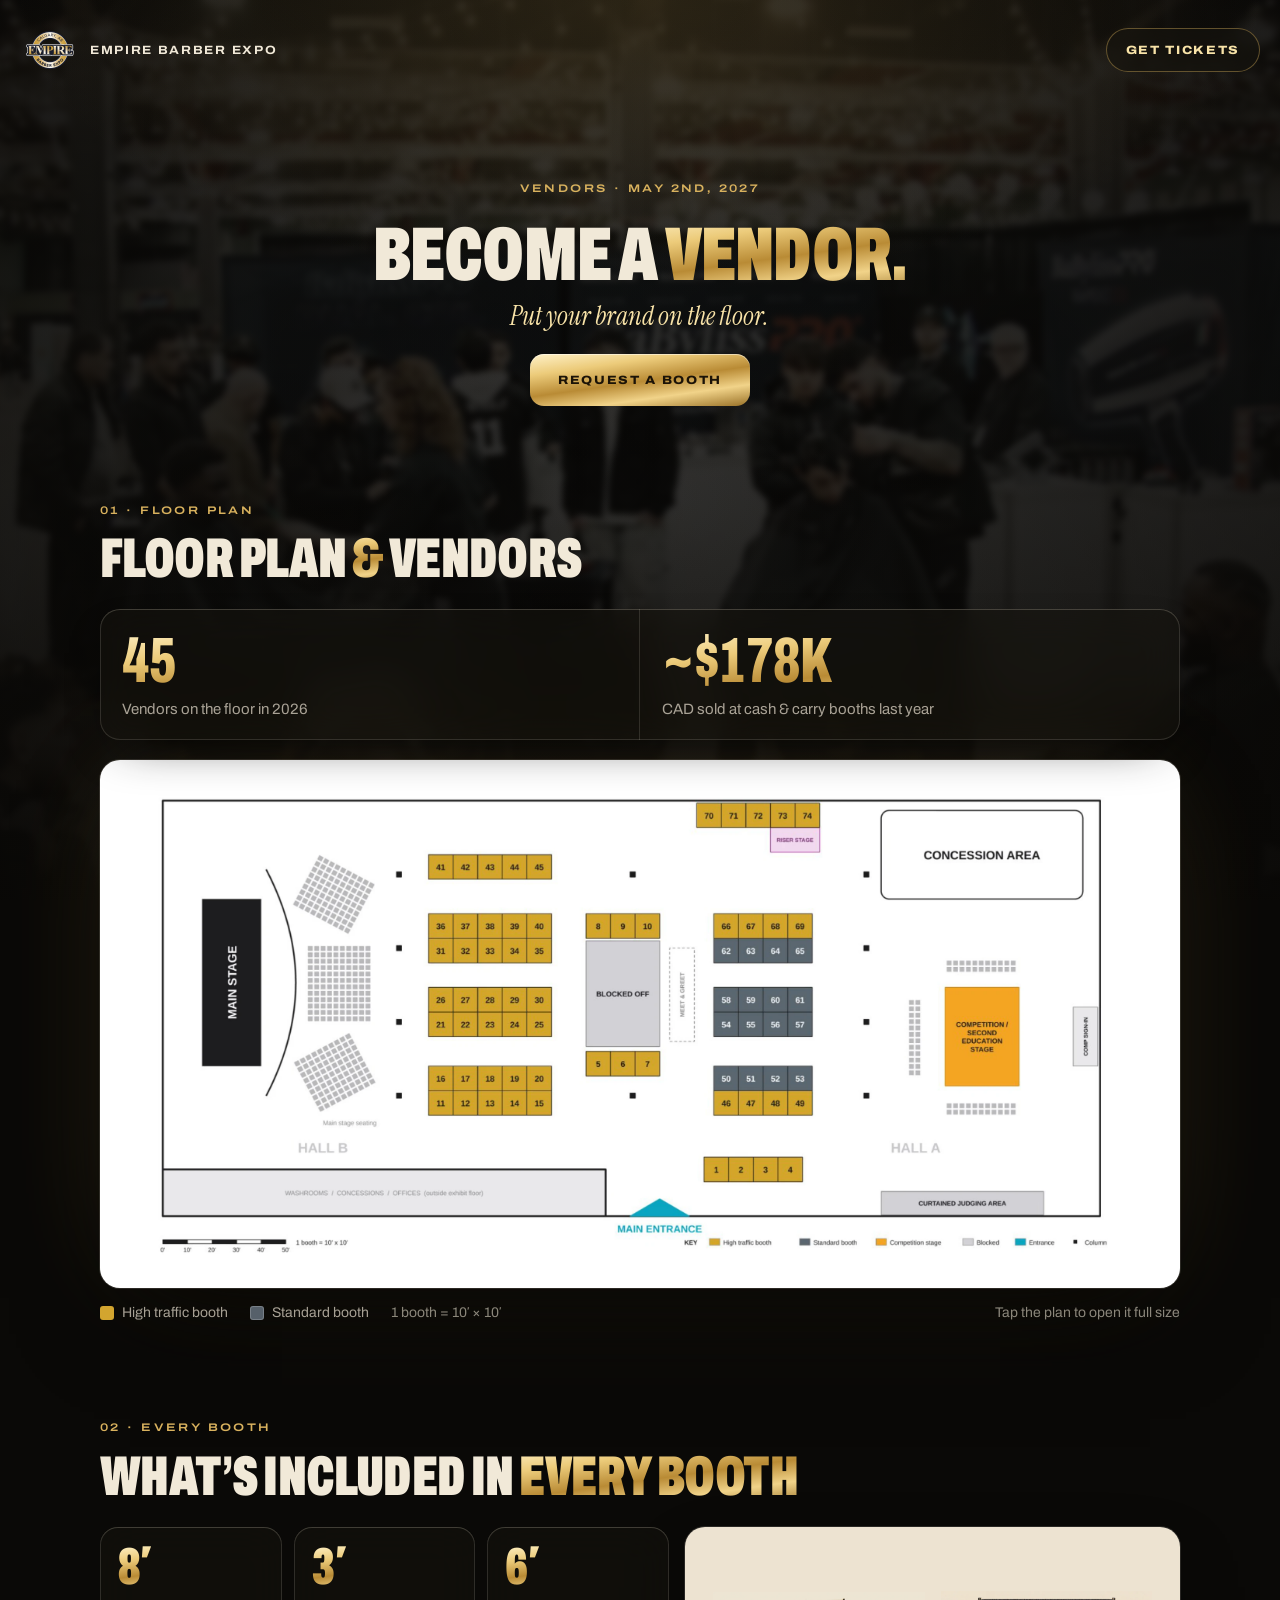
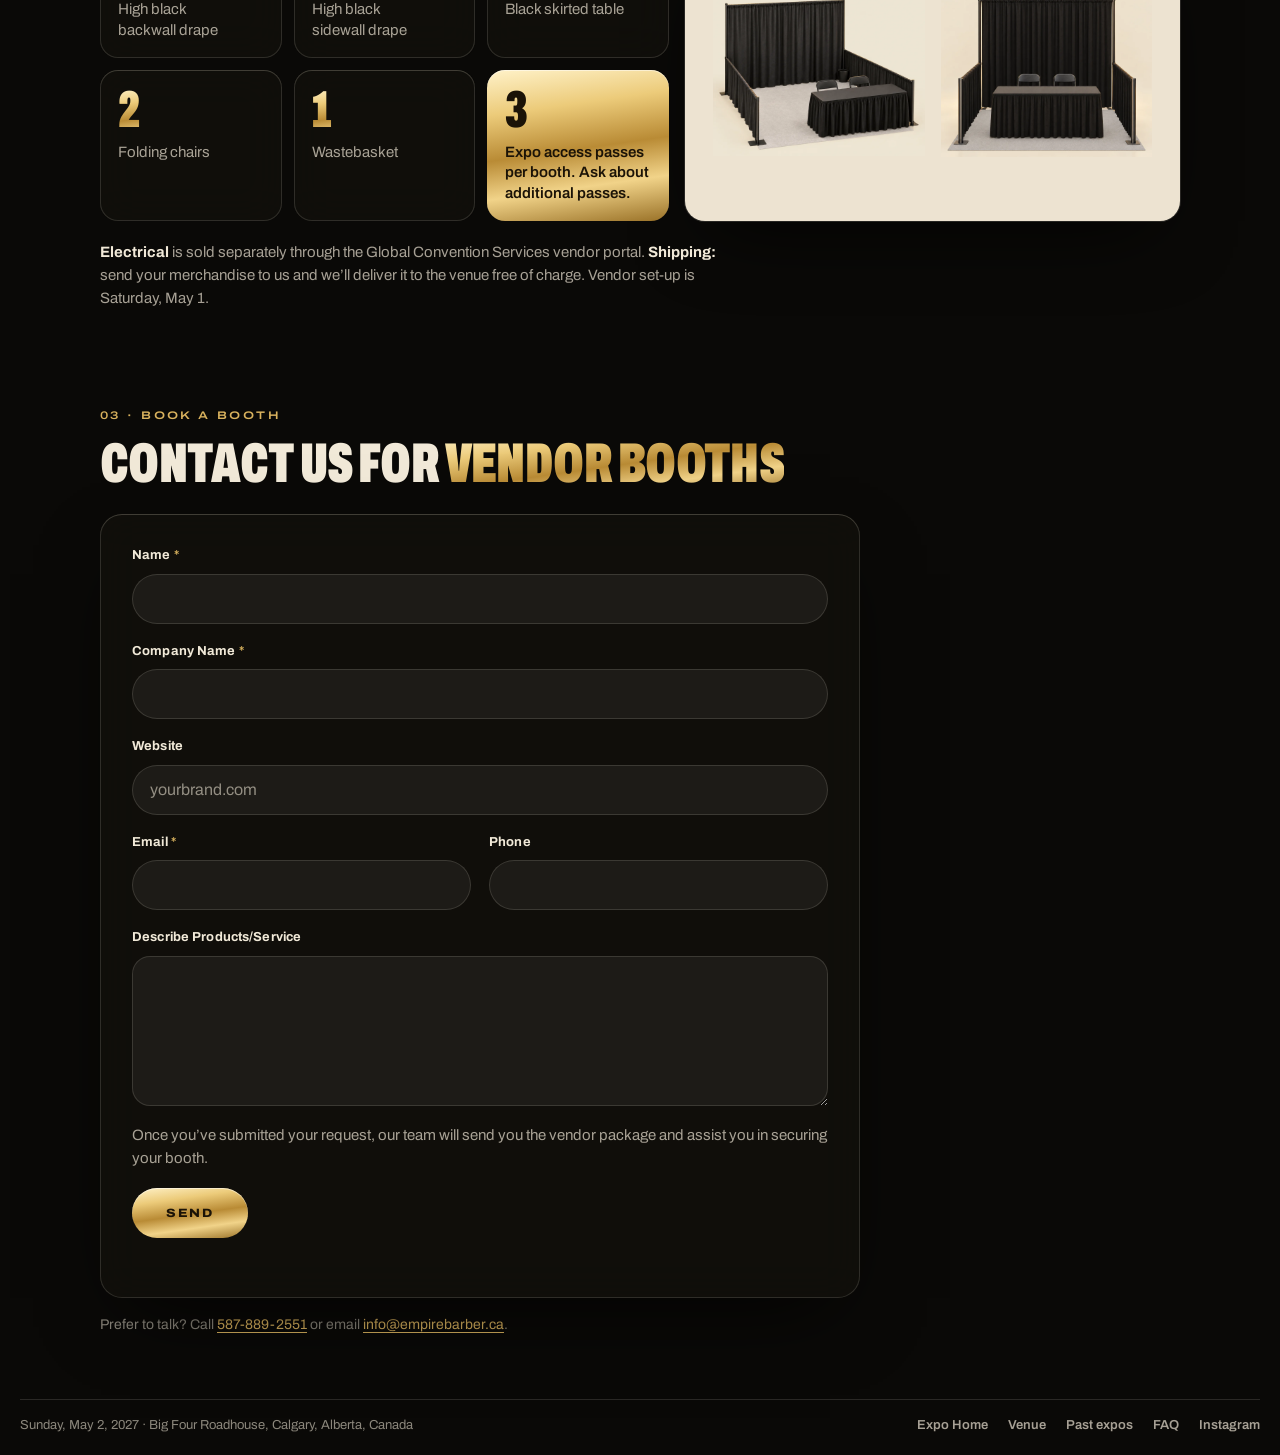
<file: vendors/index.html>
<!doctype html>
<html lang="en">
<head>
  <meta charset="utf-8">
  <meta name="viewport" content="width=device-width, initial-scale=1, viewport-fit=cover">
  <title>Vendor Booths · Empire Barber Expo 2027 · Barber Trade Show in Calgary, Canada</title>
  <meta name="description" content="Book a 10×10 vendor booth at the Empire Barber Expo, Sunday, May 2, 2027 at the Big Four Roadhouse in Calgary, Alberta. Reach barbers and hairstylists at a Canadian barber trade show. See the floor plan and what's included.">
  <link rel="canonical" href="https://barberexpo.ca/vendors/">
  <meta name="theme-color" content="#0a0907">
  <meta property="og:type" content="website">
  <meta property="og:site_name" content="Empire Barber Expo">
  <meta property="og:locale" content="en_CA">
  <meta property="og:url" content="https://barberexpo.ca/vendors/">
  <meta property="og:title" content="Become a Vendor · Empire Barber Expo 2027">
  <meta property="og:description" content="See the 2027 floor plan, what's included in every booth, and request your vendor package.">
  <meta property="og:image" content="https://barberexpo.ca/assets/img/share/og-vendors.jpg">
  <meta property="og:image:width" content="1200">
  <meta property="og:image:height" content="630">
  <meta property="og:image:alt" content="Vendor booths on the floor at the Empire Barber Expo 2026">
  <meta name="twitter:card" content="summary_large_image">
  <meta name="twitter:title" content="Become a Vendor · Empire Barber Expo 2027">
  <meta name="twitter:description" content="See the 2027 floor plan, what's included in every booth, and request your vendor package.">
  <meta name="twitter:image" content="https://barberexpo.ca/assets/img/share/og-vendors.jpg">
  <link rel="icon" href="../favicon.ico" sizes="48x48">
  <link rel="icon" href="../assets/logos/empire-badge.webp" type="image/webp">
  <link rel="apple-touch-icon" href="../assets/logos/apple-touch-icon.png">

  <script type="application/ld+json">
  {
    "@context": "https://schema.org",
    "@graph": [
      {
        "@type": "WebPage",
        "@id": "https://barberexpo.ca/vendors/#page",
        "url": "https://barberexpo.ca/vendors/",
        "name": "Become a Vendor · Empire Barber Expo 2027",
        "inLanguage": "en-CA",
        "isPartOf": { "@id": "https://barberexpo.ca/#website" },
        "about": { "@id": "https://barberexpo.ca/#expo-2027" },
        "primaryImageOfPage": "https://barberexpo.ca/assets/img/floor-plan.webp",
        "breadcrumb": {
          "@type": "BreadcrumbList",
          "itemListElement": [
            { "@type": "ListItem", "position": 1, "name": "Empire Barber Expo", "item": "https://barberexpo.ca/" },
            { "@type": "ListItem", "position": 2, "name": "Become a Vendor", "item": "https://barberexpo.ca/vendors/" }
          ]
        }
      },
      {
        "@type": "Organization",
        "@id": "https://barberexpo.ca/#org",
        "name": "Empire Barber Expo",
        "url": "https://barberexpo.ca/",
        "contactPoint": {
          "@type": "ContactPoint",
          "contactType": "vendor booths",
          "email": "info@empirebarber.ca",
          "telephone": "+1-587-889-2551",
          "areaServed": "CA",
          "availableLanguage": "en"
        }
      }
    ]
  }
  </script>

  <link rel="preconnect" href="https://fonts.googleapis.com">
  <link rel="preconnect" href="https://fonts.gstatic.com" crossorigin>
  <link rel="preload" as="style" href="https://fonts.googleapis.com/css2?family=Archivo:wdth,wght@62..125,100..900&family=Instrument+Serif:ital@0;1&display=swap" onload="this.onload=null;this.rel='stylesheet'">
  <noscript><link rel="stylesheet" href="https://fonts.googleapis.com/css2?family=Archivo:wdth,wght@62..125,100..900&family=Instrument+Serif:ital@0;1&display=swap"></noscript>
  <link rel="stylesheet" href="../assets/css/waitlist.css?v=19">
  <link rel="stylesheet" href="../assets/css/vendors.css?v=5">
</head>
<body>
  <div class="backdrop" aria-hidden="true">
    <img src="../assets/img/vendor-floor.webp" alt="" width="1600" height="900" fetchpriority="high">
  </div>

  <div class="page">
    <header class="brand">
      <a class="brand-mark" href="../" aria-label="Empire Barber Expo home">
        <img src="../assets/logos/empire-badge.webp" alt="" width="60" height="60">
        <span translate="no">Empire Barber Expo</span>
      </a>
      <a class="nav-pill" href="https://www.showpass.com/the-empire-barber-expo-2027/" target="_blank" rel="noopener">Get Tickets</a>
    </header>

    <main class="vendor">
      <section class="v-hero stage">
        <p class="eyebrow" style="--i:0">Vendors · May 2nd, 2027</p>
        <h1 class="title title-fusion" style="--i:1">
          <span>Become a <em class="gold">Vendor.</em></span>
          <span class="title-kicker">Put your brand on the floor.</span>
        </h1>
        <a class="submit v-cta" href="#contact" style="--i:2">Request a Booth</a>
      </section>

      <!-- ============ Floor plan & vendors ============ -->
      <section class="v-section" aria-labelledby="plan-title">
        <p class="eyebrow">01 · Floor plan</p>
        <h2 class="v-title" id="plan-title">Floor Plan <em class="gold">&amp;</em> Vendors</h2>

        <div class="v-stats">
          <div class="v-stat"><p class="v-num gold">45</p><p>Vendors on the floor in 2026</p></div>
          <div class="v-stat"><p class="v-num gold">~$178K</p><p>CAD sold at cash &amp; carry booths last year</p></div>
        </div>

        <figure class="plan">
          <a class="plan-sheet" href="../assets/img/floor-plan.webp" target="_blank" rel="noopener" aria-label="Open the full-size floor plan">
            <img src="../assets/img/floor-plan.webp" alt="2027 floor plan. 74 booths across Hall A and Hall B, with the main stage on the left, the competition and second education stage on the right, and the main entrance at the bottom centre." width="2678" height="1257" loading="lazy">
          </a>
          <figcaption class="plan-key">
            <span><i class="sw sw-high" aria-hidden="true"></i>High traffic booth</span>
            <span><i class="sw sw-std" aria-hidden="true"></i>Standard booth</span>
            <span class="plan-size">1 booth = 10′ × 10′</span>
            <span class="plan-open">Tap the plan to open it full size</span>
          </figcaption>
        </figure>
      </section>

      <!-- ============ What's included ============ -->
      <section class="v-section" aria-labelledby="incl-title">
        <p class="eyebrow">02 · Every booth</p>
        <h2 class="v-title" id="incl-title">What’s included in <em class="gold">every booth</em></h2>

        <div class="incl">
          <ul class="tiles" role="list">
            <li class="tile"><span class="tile-big gold">8′</span><p>High black backwall drape</p></li>
            <li class="tile"><span class="tile-big gold">3′</span><p>High black sidewall drape</p></li>
            <li class="tile"><span class="tile-big gold">6′</span><p>Black skirted table</p></li>
            <li class="tile"><span class="tile-big gold">2</span><p>Folding chairs</p></li>
            <li class="tile"><span class="tile-big gold">1</span><p>Wastebasket</p></li>
            <li class="tile tile-hl"><span class="tile-big">3</span><p>Expo access passes per booth. Ask about additional passes.</p></li>
          </ul>
          <figure class="incl-art">
            <img src="../assets/img/booth-drape.webp" alt="Illustration of a 10 × 10 booth: black backwall and sidewall drape, skirted table, two chairs and a wastebasket" width="1200" height="928" loading="lazy">
            <img src="../assets/img/booth-front.webp" alt="Illustration of the booth from the front, with the skirted table and two folding chairs" width="1200" height="937" loading="lazy">
          </figure>
        </div>

        <p class="fine"><b>Electrical</b> is sold separately through the Global Convention Services vendor portal. <b>Shipping:</b> send your merchandise to us and we’ll deliver it to the venue free of charge. Vendor set-up is Saturday, May 1.</p>
      </section>

      <!-- ============ Contact ============ -->
      <section class="v-section" id="contact" aria-labelledby="contact-title">
        <p class="eyebrow">03 · Book a booth</p>
        <h2 class="v-title" id="contact-title">Contact us for <em class="gold">vendor booths</em></h2>

        <div class="vform-wrap" data-vendor>
          <form class="vform" data-vform novalidate>
            <div class="vf">
              <label for="v-name">Name <span aria-hidden="true">*</span></label>
              <input id="v-name" name="name" type="text" autocomplete="name" required maxlength="200">
            </div>
            <div class="vf">
              <label for="v-company">Company Name <span aria-hidden="true">*</span></label>
              <input id="v-company" name="company" type="text" autocomplete="organization" required maxlength="200">
            </div>
            <div class="vf">
              <label for="v-website">Website</label>
              <input id="v-website" name="website" type="text" inputmode="url" autocomplete="url" spellcheck="false" placeholder="yourbrand.com" maxlength="300">
            </div>
            <div class="vf-row">
              <div class="vf">
                <label for="v-email">Email <span aria-hidden="true">*</span></label>
                <input id="v-email" name="email" type="email" inputmode="email" autocomplete="email" spellcheck="false" required maxlength="200">
              </div>
              <div class="vf">
                <label for="v-phone">Phone</label>
                <input id="v-phone" name="phone" type="tel" inputmode="tel" autocomplete="tel" maxlength="40">
              </div>
            </div>
            <div class="vf">
              <label for="v-products">Describe Products/Service</label>
              <textarea id="v-products" name="products" rows="5" maxlength="2000"></textarea>
            </div>
            <!-- Spam trap: hidden from people, filled in by bots -->
            <input class="trap" type="text" name="_gotcha" tabindex="-1" autocomplete="off" aria-hidden="true">

            <p class="vform-note">Once you’ve submitted your request, our team will send you the vendor package and assist you in securing your booth.</p>

            <button class="submit vform-send" type="submit"><span class="submit-label">Send</span></button>
            <p class="status" id="vform-status" data-vstatus aria-live="polite"></p>
          </form>

          <div class="done vdone" data-vdone hidden>
            <span class="done-mark" aria-hidden="true">
              <svg width="18" height="18" viewBox="0 0 18 18"><path d="M4 9.5l3.2 3L14 5.5" fill="none" stroke="currentColor" stroke-width="2" stroke-linecap="round" stroke-linejoin="round"/></svg>
            </span>
            <p><strong>Request received.</strong> Our team will email you the vendor package shortly.</p>
          </div>

          <p class="vform-alt">Prefer to talk? Call <a href="tel:+15878892551">587-889-2551</a> or email <a href="mailto:info@empirebarber.ca">info@empirebarber.ca</a>.</p>
        </div>
      </section>
    </main>

    <footer class="foot">
      <p><time datetime="2027-05-02">Sunday, May 2, 2027</time> · Big Four Roadhouse, Calgary, Alberta, Canada</p>
      <nav aria-label="More">
        <a href="../">Expo Home</a>
        <a href="../venue/">Venue</a>
        <a href="../past-expos/">Past expos</a>
        <a href="../faq/">FAQ</a>
        <a href="https://www.instagram.com/empirebarberexpo/" target="_blank" rel="noopener">Instagram</a>
      </nav>
    </footer>
  </div>

  <script src="../assets/js/vendors.js?v=1" defer></script>
</body>
</html>
</file>
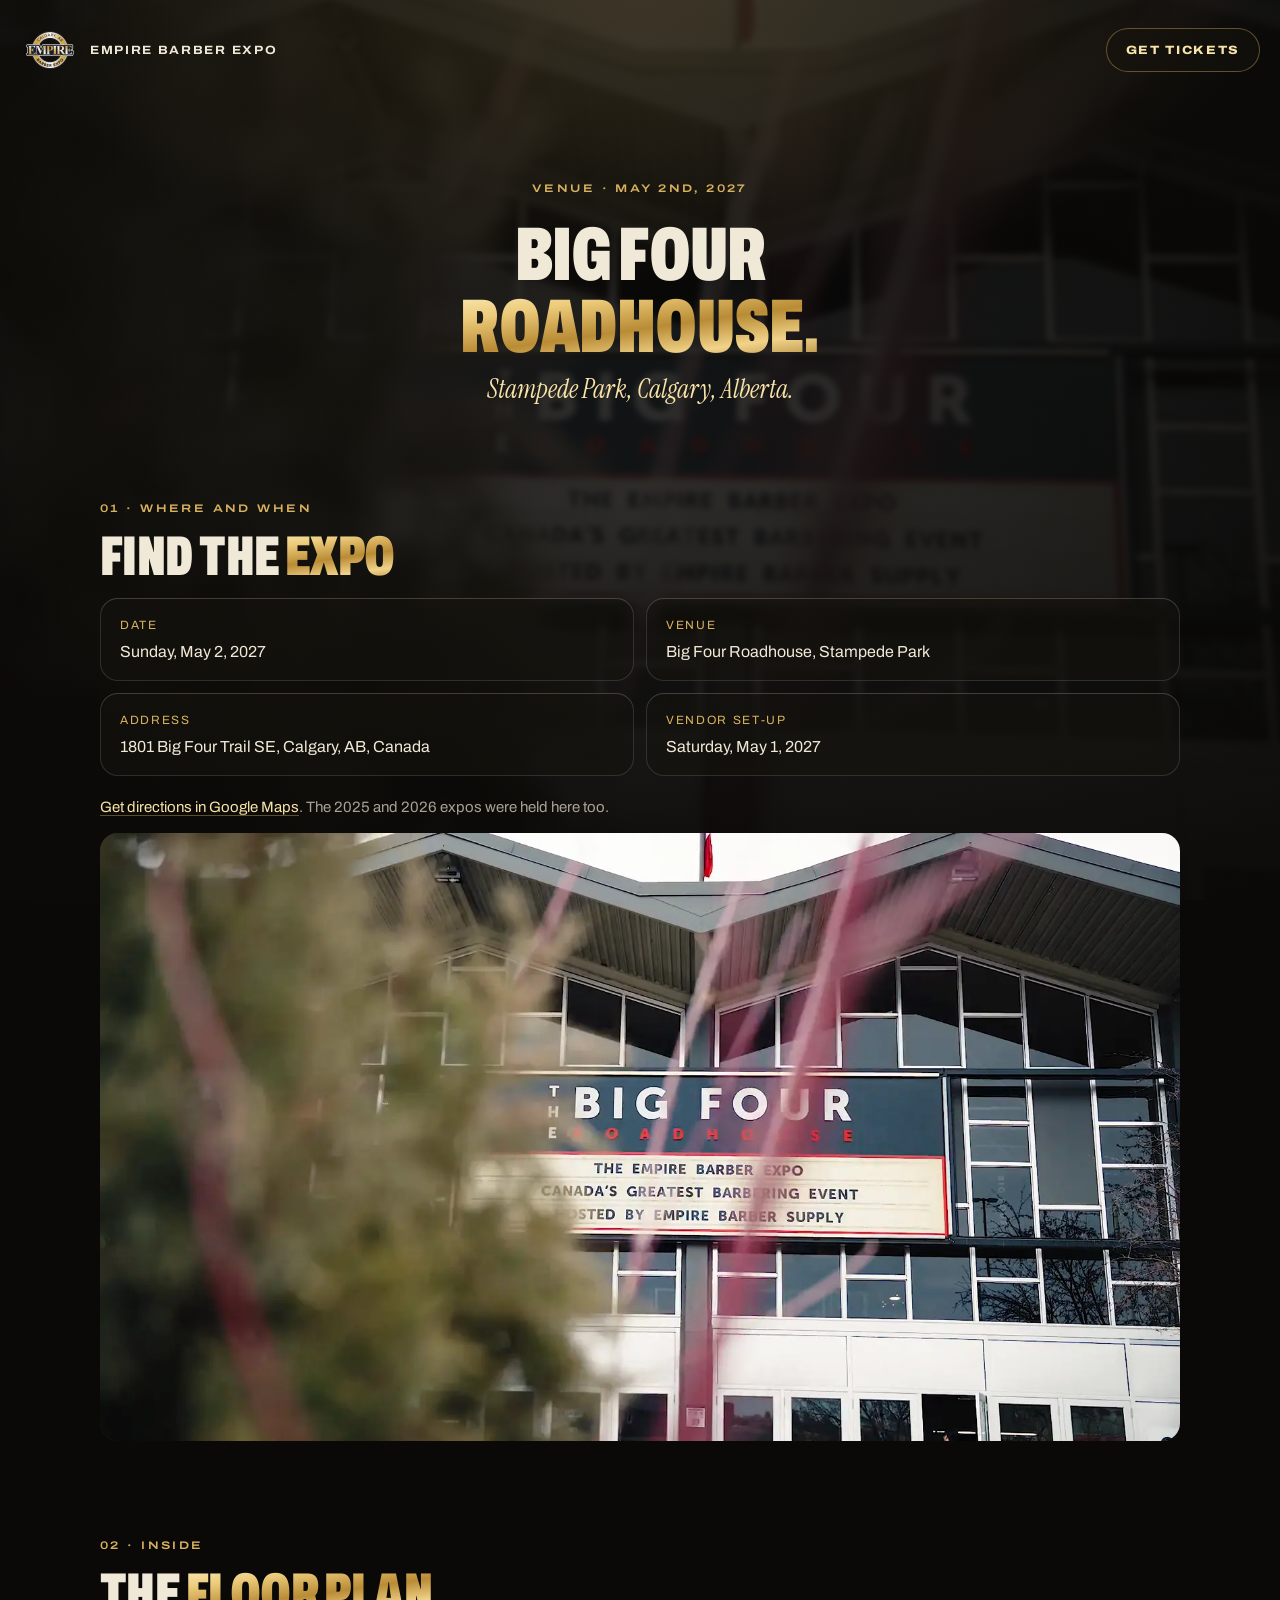
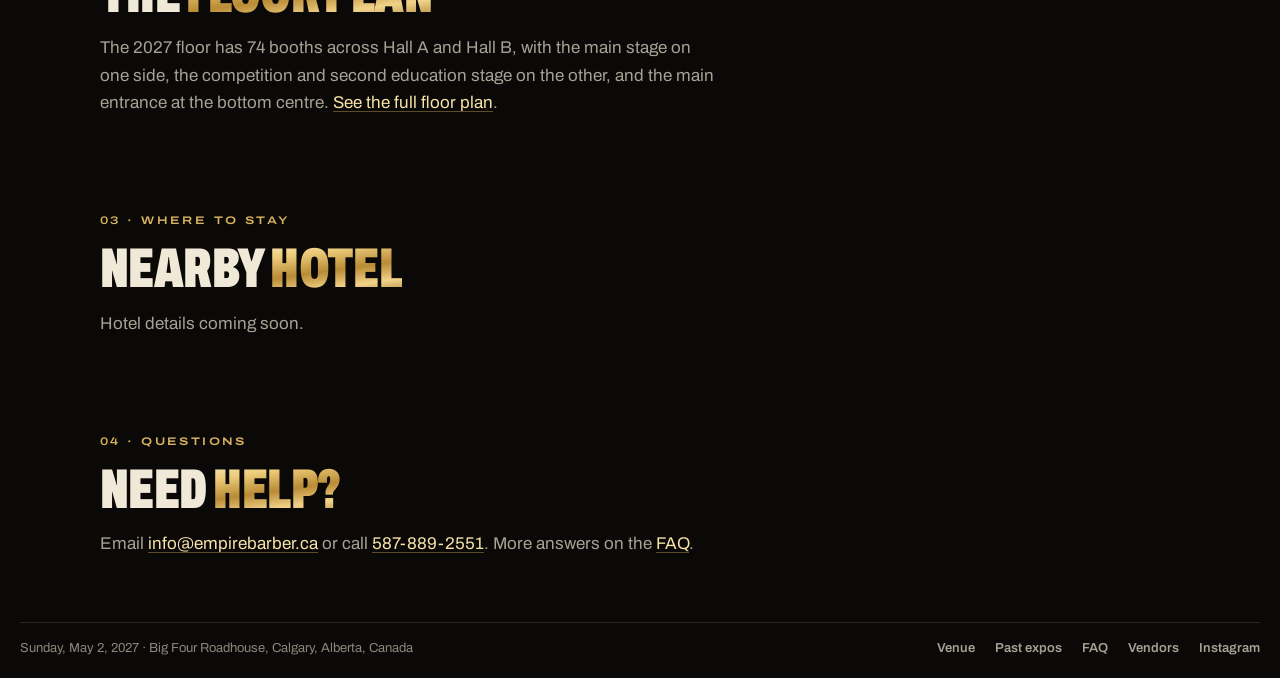
<file: venue/index.html>
<!doctype html>
<html lang="en">
<head>
  <meta charset="utf-8">
  <meta name="viewport" content="width=device-width, initial-scale=1, viewport-fit=cover">
  <title>Venue · Big Four Roadhouse, Stampede Park, Calgary · Empire Barber Expo 2027</title>
  <meta name="description" content="The Empire Barber Expo is held at the Big Four Roadhouse, Stampede Park, 1801 Big Four Trail SE, Calgary, Alberta. Dates, address and directions.">
  <link rel="canonical" href="https://barberexpo.ca/venue/">
  <meta name="theme-color" content="#0a0907">
  <meta property="og:type" content="website">
  <meta property="og:site_name" content="Empire Barber Expo">
  <meta property="og:locale" content="en_CA">
  <meta property="og:url" content="https://barberexpo.ca/venue/">
  <meta property="og:title" content="Venue · Empire Barber Expo 2027">
  <meta property="og:description" content="Big Four Roadhouse, Stampede Park, Calgary. Address, dates and directions.">
  <meta property="og:image" content="https://barberexpo.ca/assets/img/share/og-expo-2027.jpg">
  <meta property="og:image:width" content="1200">
  <meta property="og:image:height" content="630">
  <meta property="og:image:alt" content="The crowd at the Empire Barber Expo 2026 in Calgary">
  <meta name="twitter:card" content="summary_large_image">
  <meta name="twitter:title" content="Venue · Empire Barber Expo 2027">
  <meta name="twitter:description" content="Big Four Roadhouse, Stampede Park, Calgary. Address, dates and directions.">
  <meta name="twitter:image" content="https://barberexpo.ca/assets/img/share/og-expo-2027.jpg">
  <link rel="icon" href="../favicon.ico" sizes="48x48">
  <link rel="icon" href="../assets/logos/empire-badge.webp" type="image/webp">
  <link rel="apple-touch-icon" href="../assets/logos/apple-touch-icon.png">

  <script type="application/ld+json">
{
  "@context": "https://schema.org",
  "@graph": [
    {
      "@type": "WebPage",
      "@id": "https://barberexpo.ca/venue/#page",
      "url": "https://barberexpo.ca/venue/",
      "name": "Venue · Empire Barber Expo",
      "inLanguage": "en-CA",
      "isPartOf": {
        "@id": "https://barberexpo.ca/#website"
      },
      "about": {
        "@id": "https://barberexpo.ca/#expo-2027"
      },
      "breadcrumb": {
        "@type": "BreadcrumbList",
        "itemListElement": [
          {
            "@type": "ListItem",
            "position": 1,
            "name": "Empire Barber Expo",
            "item": "https://barberexpo.ca/"
          },
          {
            "@type": "ListItem",
            "position": 2,
            "name": "Venue · Empire Barber Expo",
            "item": "https://barberexpo.ca/venue/"
          }
        ]
      }
    },
    {
      "@type": "Place",
      "@id": "https://barberexpo.ca/#venue",
      "name": "Big Four Roadhouse, Stampede Park",
      "address": {
        "@type": "PostalAddress",
        "streetAddress": "1801 Big Four Trail SE",
        "addressLocality": "Calgary",
        "addressRegion": "AB",
        "addressCountry": "CA"
      },
      "image": "https://barberexpo.ca/assets/img/venue.webp",
      "hasMap": "https://www.google.com/maps/search/?api=1&query=Big+Four+Roadhouse+Calgary"
    }
  ]
}
  </script>

  <link rel="preconnect" href="https://fonts.googleapis.com">
  <link rel="preconnect" href="https://fonts.gstatic.com" crossorigin>
  <link rel="preload" as="style" href="https://fonts.googleapis.com/css2?family=Archivo:wdth,wght@62..125,100..900&family=Instrument+Serif:ital@0;1&display=swap" onload="this.onload=null;this.rel='stylesheet'">
  <noscript><link rel="stylesheet" href="https://fonts.googleapis.com/css2?family=Archivo:wdth,wght@62..125,100..900&family=Instrument+Serif:ital@0;1&display=swap"></noscript>
  <link rel="stylesheet" href="../assets/css/waitlist.css?v=19">
  <link rel="stylesheet" href="../assets/css/vendors.css?v=5">
  <link rel="stylesheet" href="../assets/css/pages.css?v=1">
</head>
<body>
  <div class="backdrop" aria-hidden="true">
    <img src="../assets/img/venue.webp" alt="" width="1600" height="900" fetchpriority="high">
  </div>

  <div class="page">
    <header class="brand">
      <a class="brand-mark" href="../" aria-label="Empire Barber Expo home">
        <img src="../assets/logos/empire-badge.webp" alt="" width="60" height="60">
        <span translate="no">Empire Barber Expo</span>
      </a>
      <a class="nav-pill" href="https://www.showpass.com/the-empire-barber-expo-2027/" target="_blank" rel="noopener">Get Tickets</a>
    </header>

    <main class="vendor">
      <section class="v-hero stage">
        <p class="eyebrow" style="--i:0">Venue · May 2nd, 2027</p>
        <h1 class="title title-fusion" style="--i:1">
          <span>Big Four <em class="gold">Roadhouse.</em></span>
          <span class="title-kicker">Stampede Park, Calgary, Alberta.</span>
        </h1>
      </section>

      <section class="v-section" aria-labelledby="where-title">
        <p class="eyebrow">01 · Where and when</p>
        <h2 class="v-title" id="where-title">Find the <em class="gold">expo</em></h2>
        <dl class="facts">
          <div><dt>Date</dt><dd><time datetime="2027-05-02">Sunday, May 2, 2027</time></dd></div>
          <div><dt>Venue</dt><dd>Big Four Roadhouse, Stampede Park</dd></div>
          <div><dt>Address</dt><dd>1801 Big Four Trail SE, Calgary, AB, Canada</dd></div>
          <div><dt>Vendor set-up</dt><dd>Saturday, May 1, 2027</dd></div>
        </dl>
        <p class="fine"><a href="https://www.google.com/maps/search/?api=1&amp;query=Big+Four+Roadhouse+Calgary" target="_blank" rel="noopener">Get directions in Google Maps</a>. The 2025 and 2026 expos were held here too.</p>
        <figure class="venue-photo">
          <img src="../assets/img/venue.webp" alt="The Big Four Roadhouse marquee announcing the Empire Barber Expo" loading="lazy" decoding="async" width="1600" height="900">
        </figure>
      </section>

      <section class="v-section" aria-labelledby="floor-title">
        <p class="eyebrow">02 · Inside</p>
        <h2 class="v-title" id="floor-title">The <em class="gold">floor plan</em></h2>
        <p class="lede">The 2027 floor has 74 booths across Hall A and Hall B, with the main stage on one side, the competition and second education stage on the other, and the main entrance at the bottom centre. <a href="../vendors/">See the full floor plan</a>.</p>
      </section>

      <section class="v-section" aria-labelledby="stay-title">
        <p class="eyebrow">03 · Where to stay</p>
        <h2 class="v-title" id="stay-title">Nearby <em class="gold">hotel</em></h2>
        <p class="lede">Hotel details coming soon.</p>
      </section>

      <section class="v-section" aria-labelledby="q-title">
        <p class="eyebrow">04 · Questions</p>
        <h2 class="v-title" id="q-title">Need <em class="gold">help?</em></h2>
        <p class="lede">Email <a href="mailto:info@empirebarber.ca">info@empirebarber.ca</a> or call <a href="tel:+15878892551">587-889-2551</a>. More answers on the <a href="../faq/">FAQ</a>.</p>
      </section>
    </main>

    <footer class="foot">
      <p><time datetime="2027-05-02">Sunday, May 2, 2027</time> · Big Four Roadhouse, Calgary, Alberta, Canada</p>
      <nav aria-label="More">
        <a href="../venue/">Venue</a>
        <a href="../past-expos/">Past expos</a>
        <a href="../faq/">FAQ</a>
        <a href="../vendors/">Vendors</a>
        <a href="https://www.instagram.com/empirebarberexpo/" target="_blank" rel="noopener">Instagram</a>
      </nav>
    </footer>
  </div>
</body>
</html>
</file>
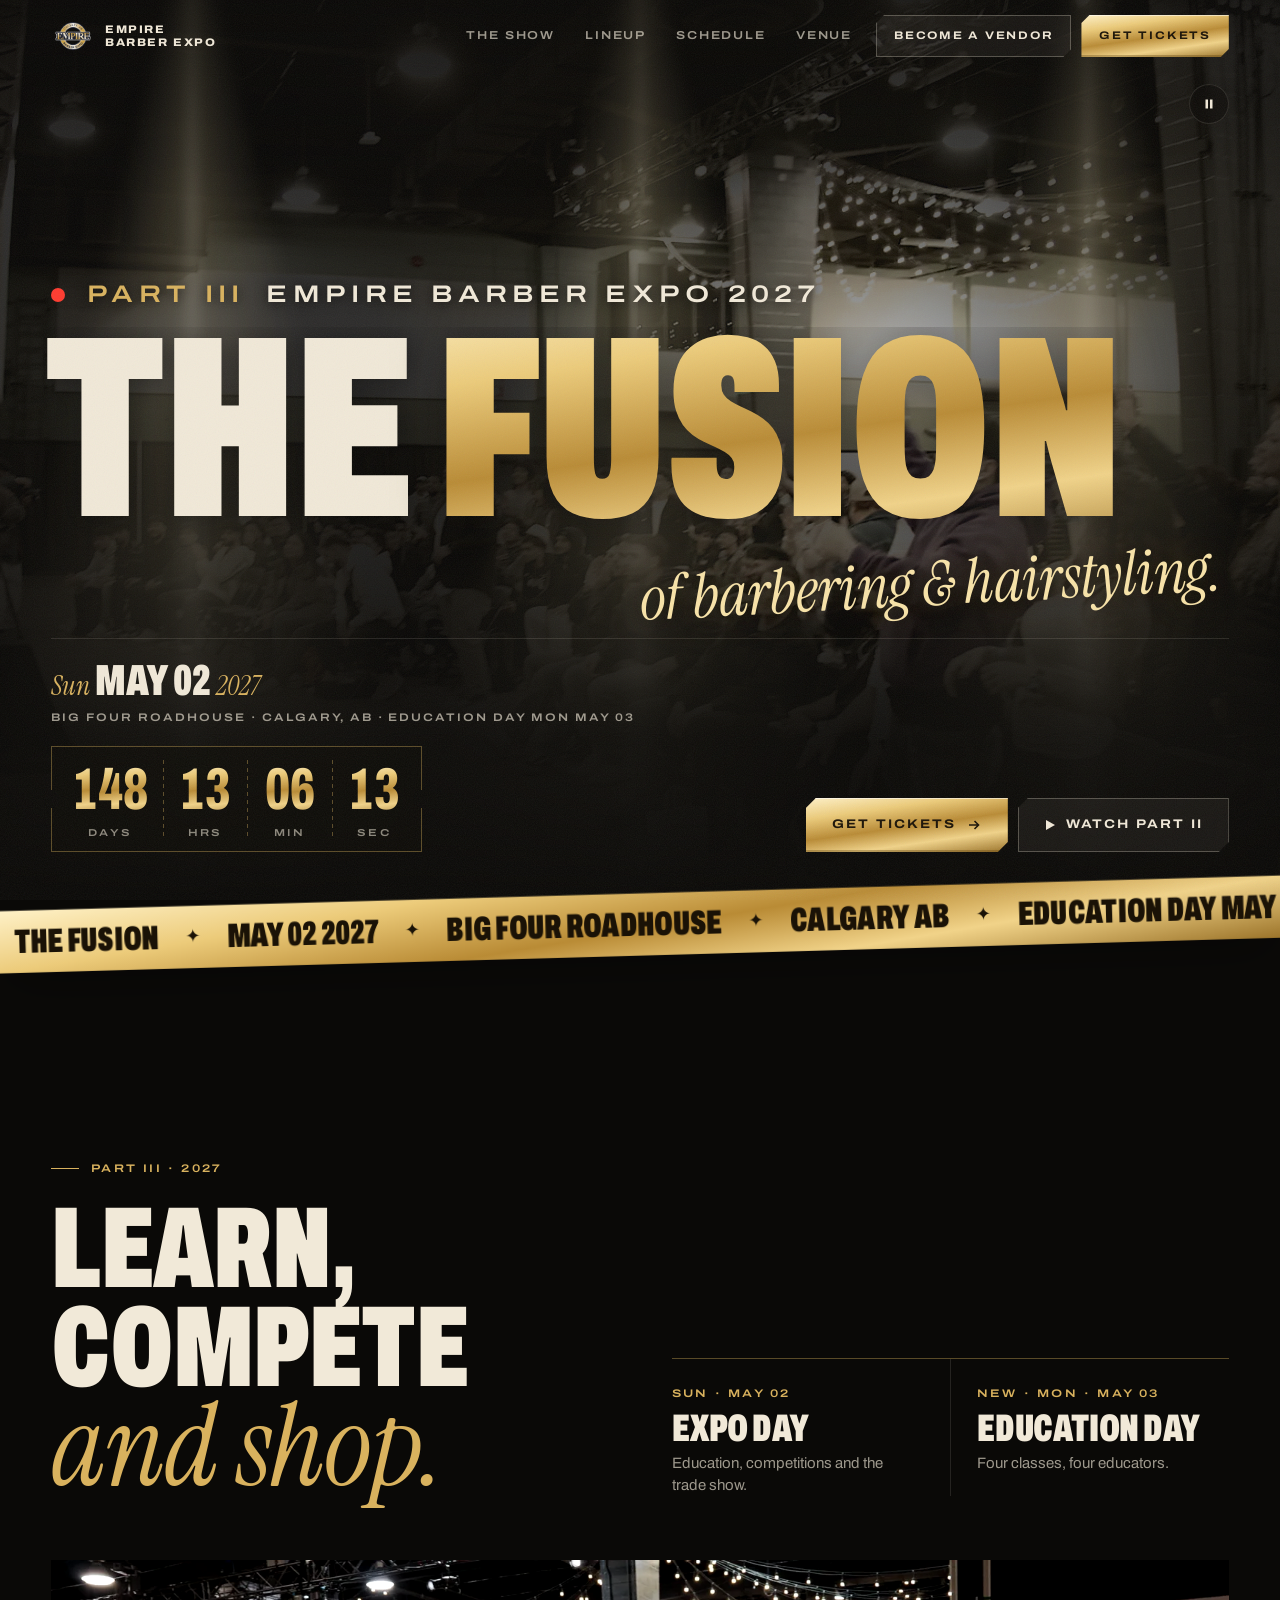
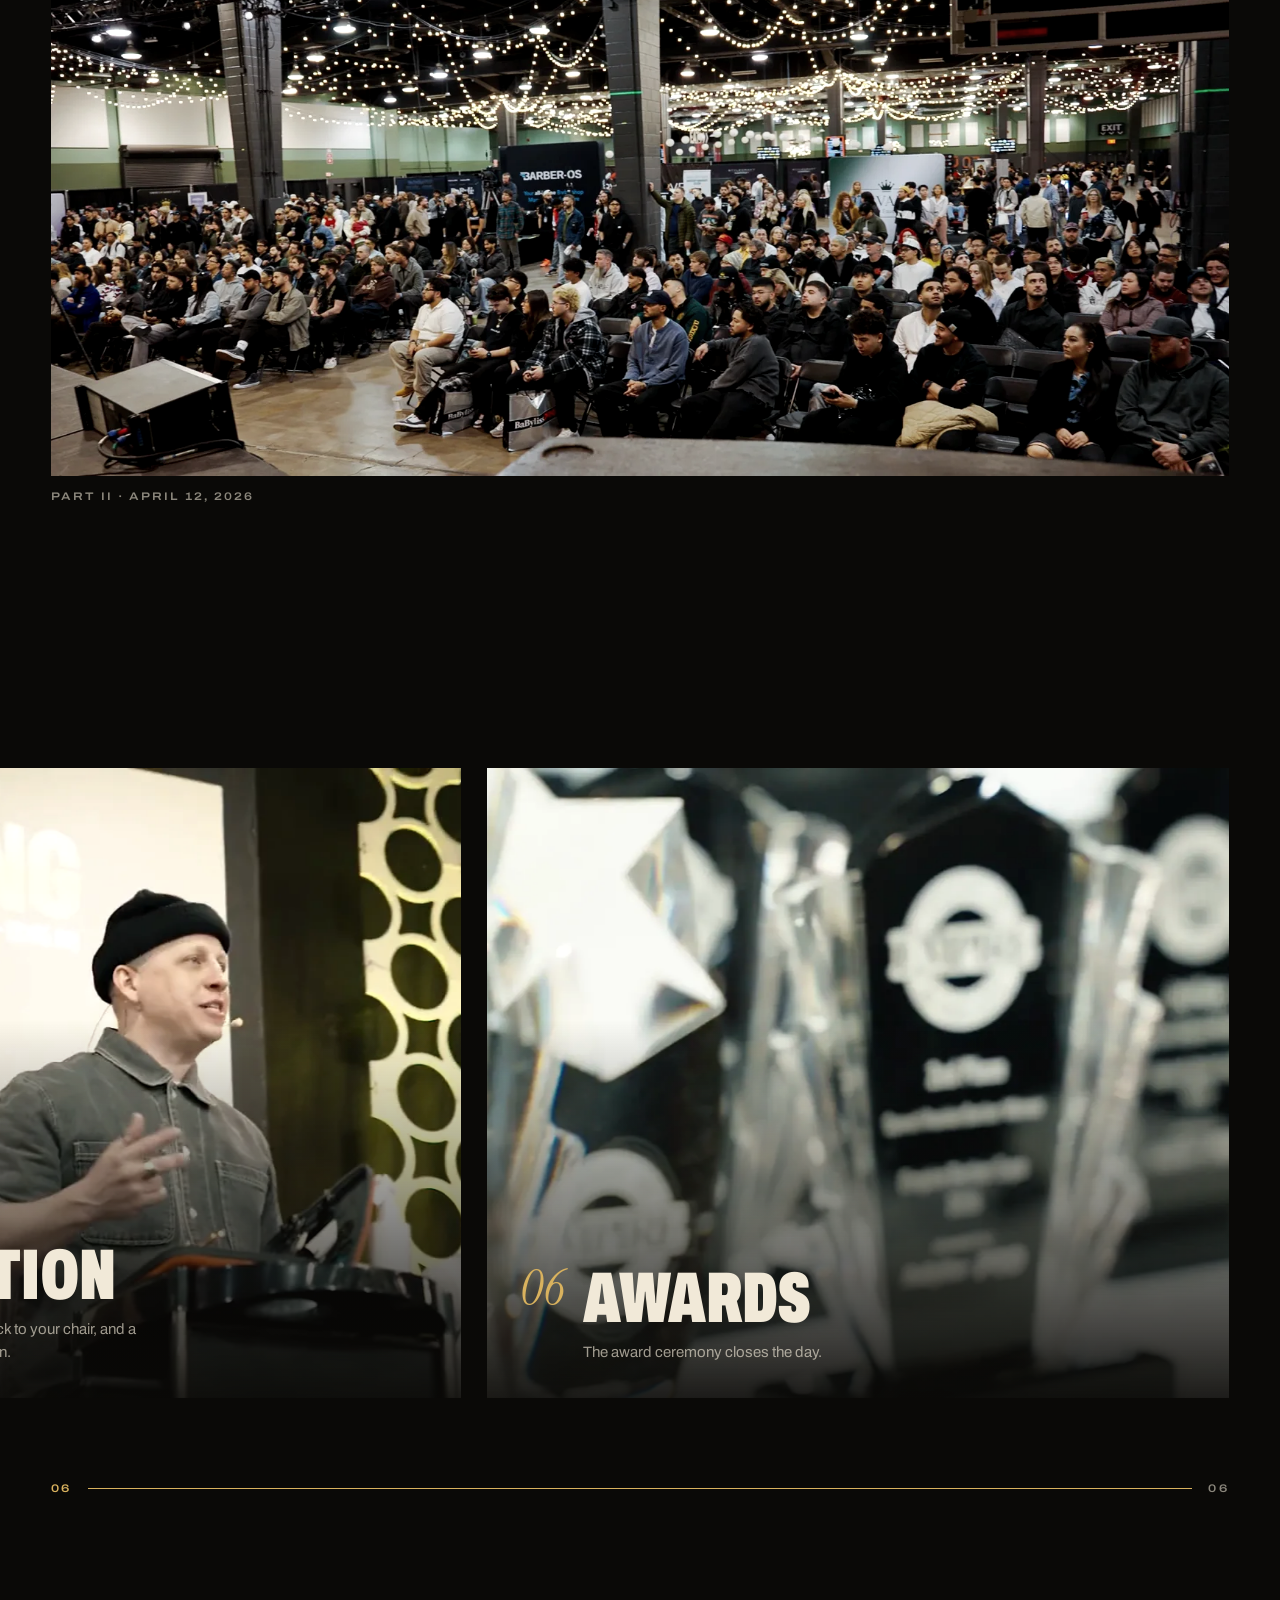
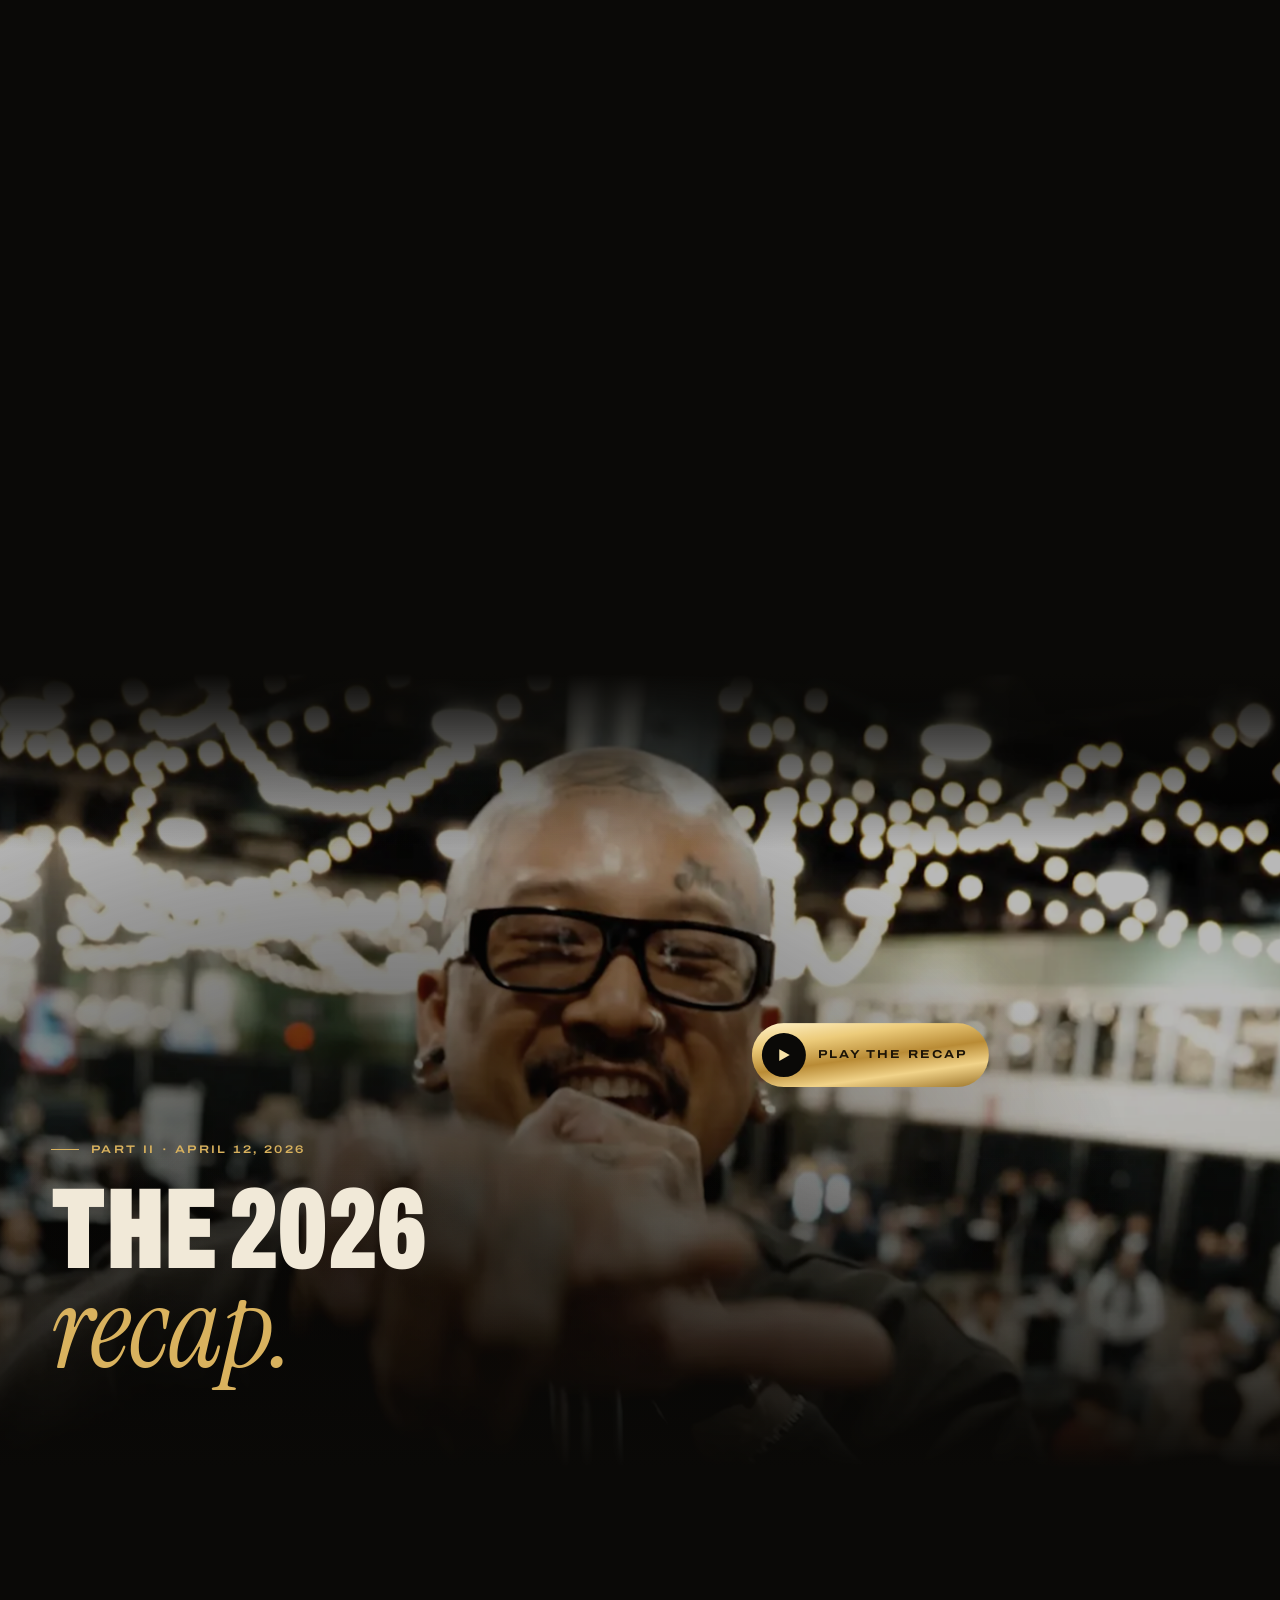
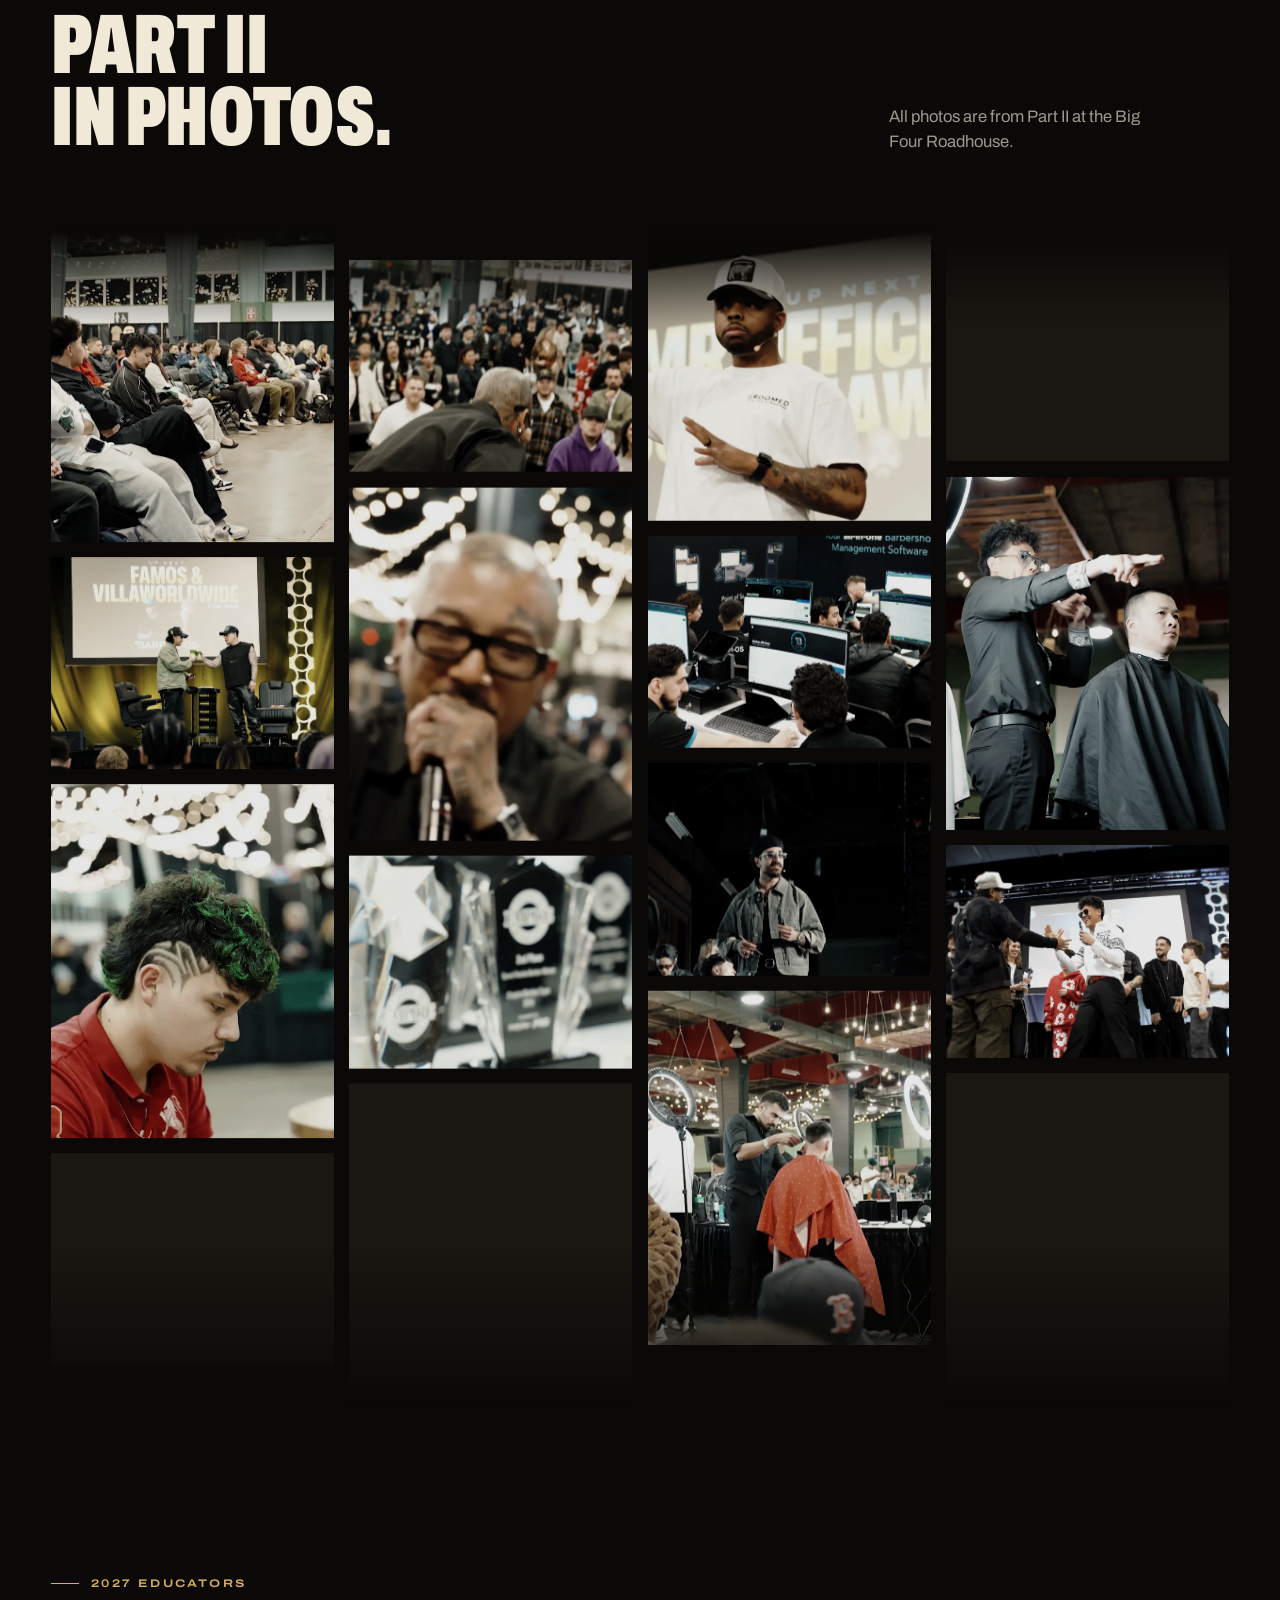
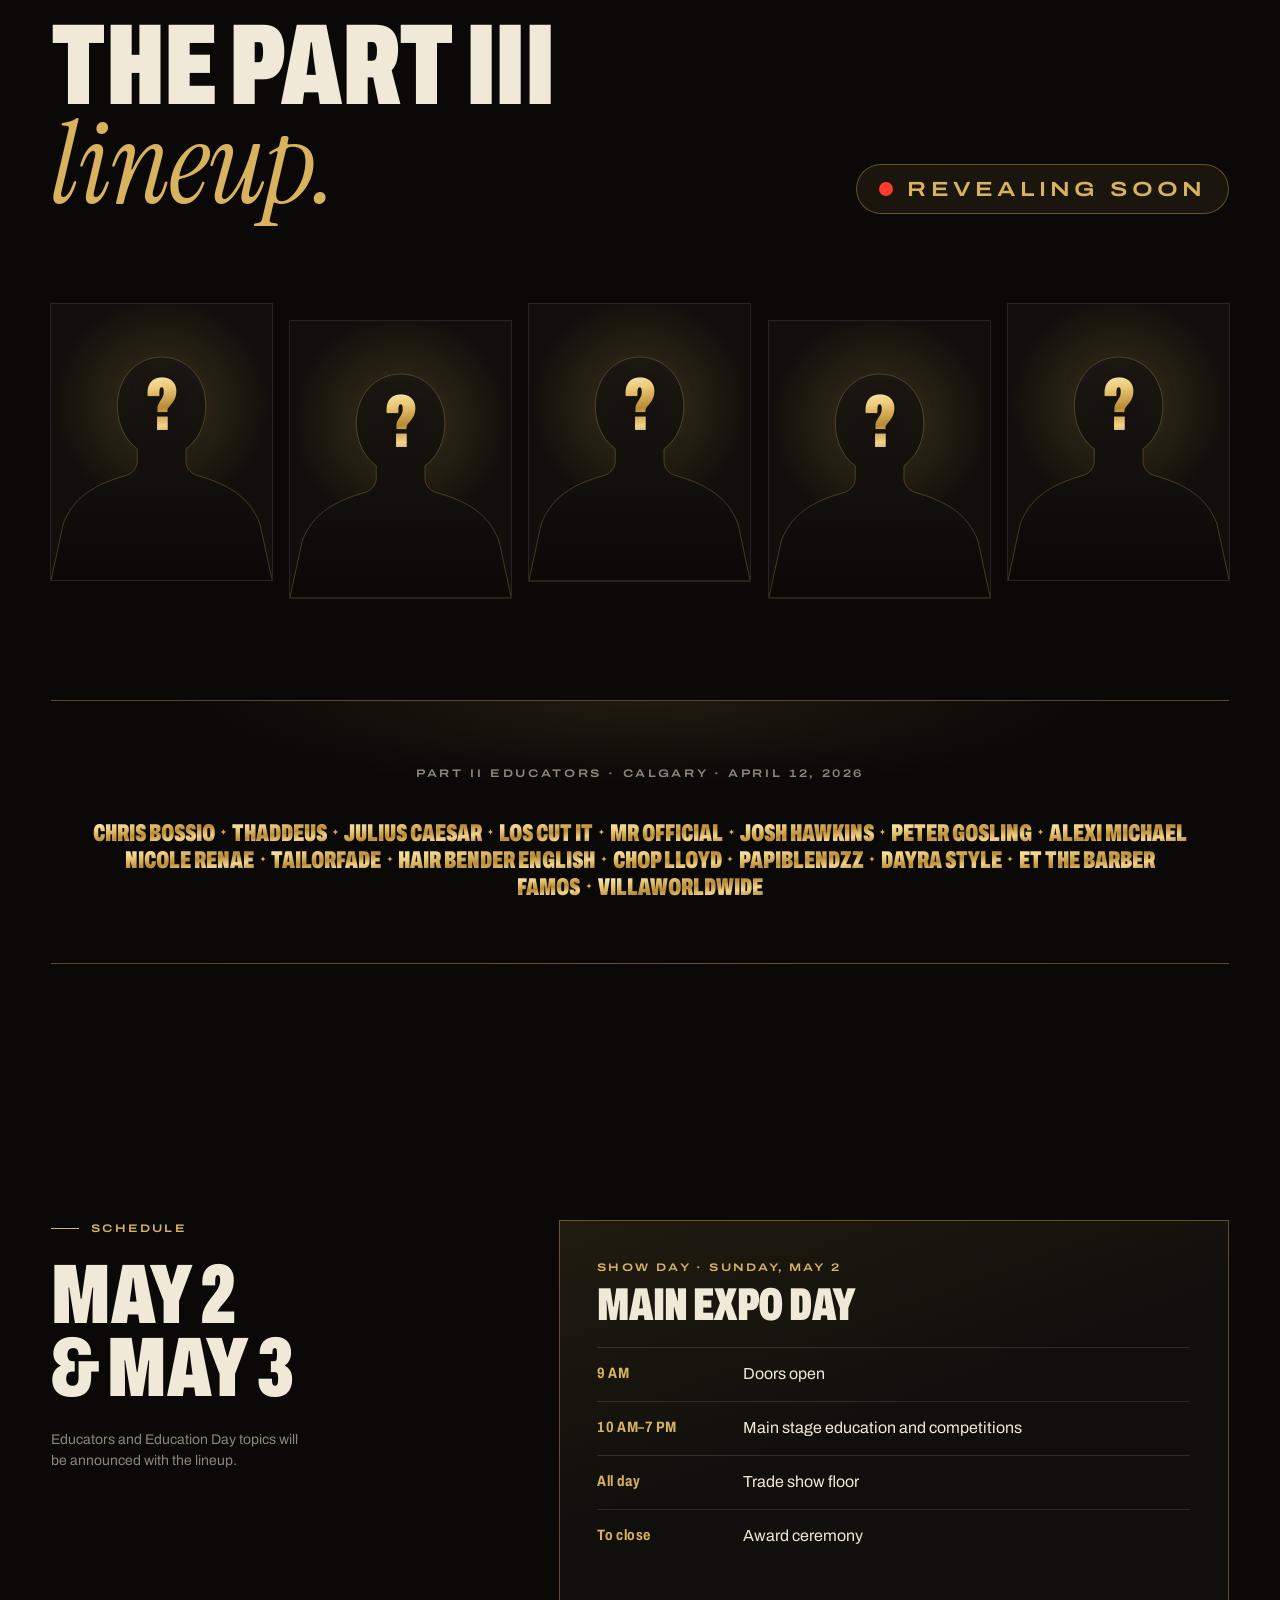
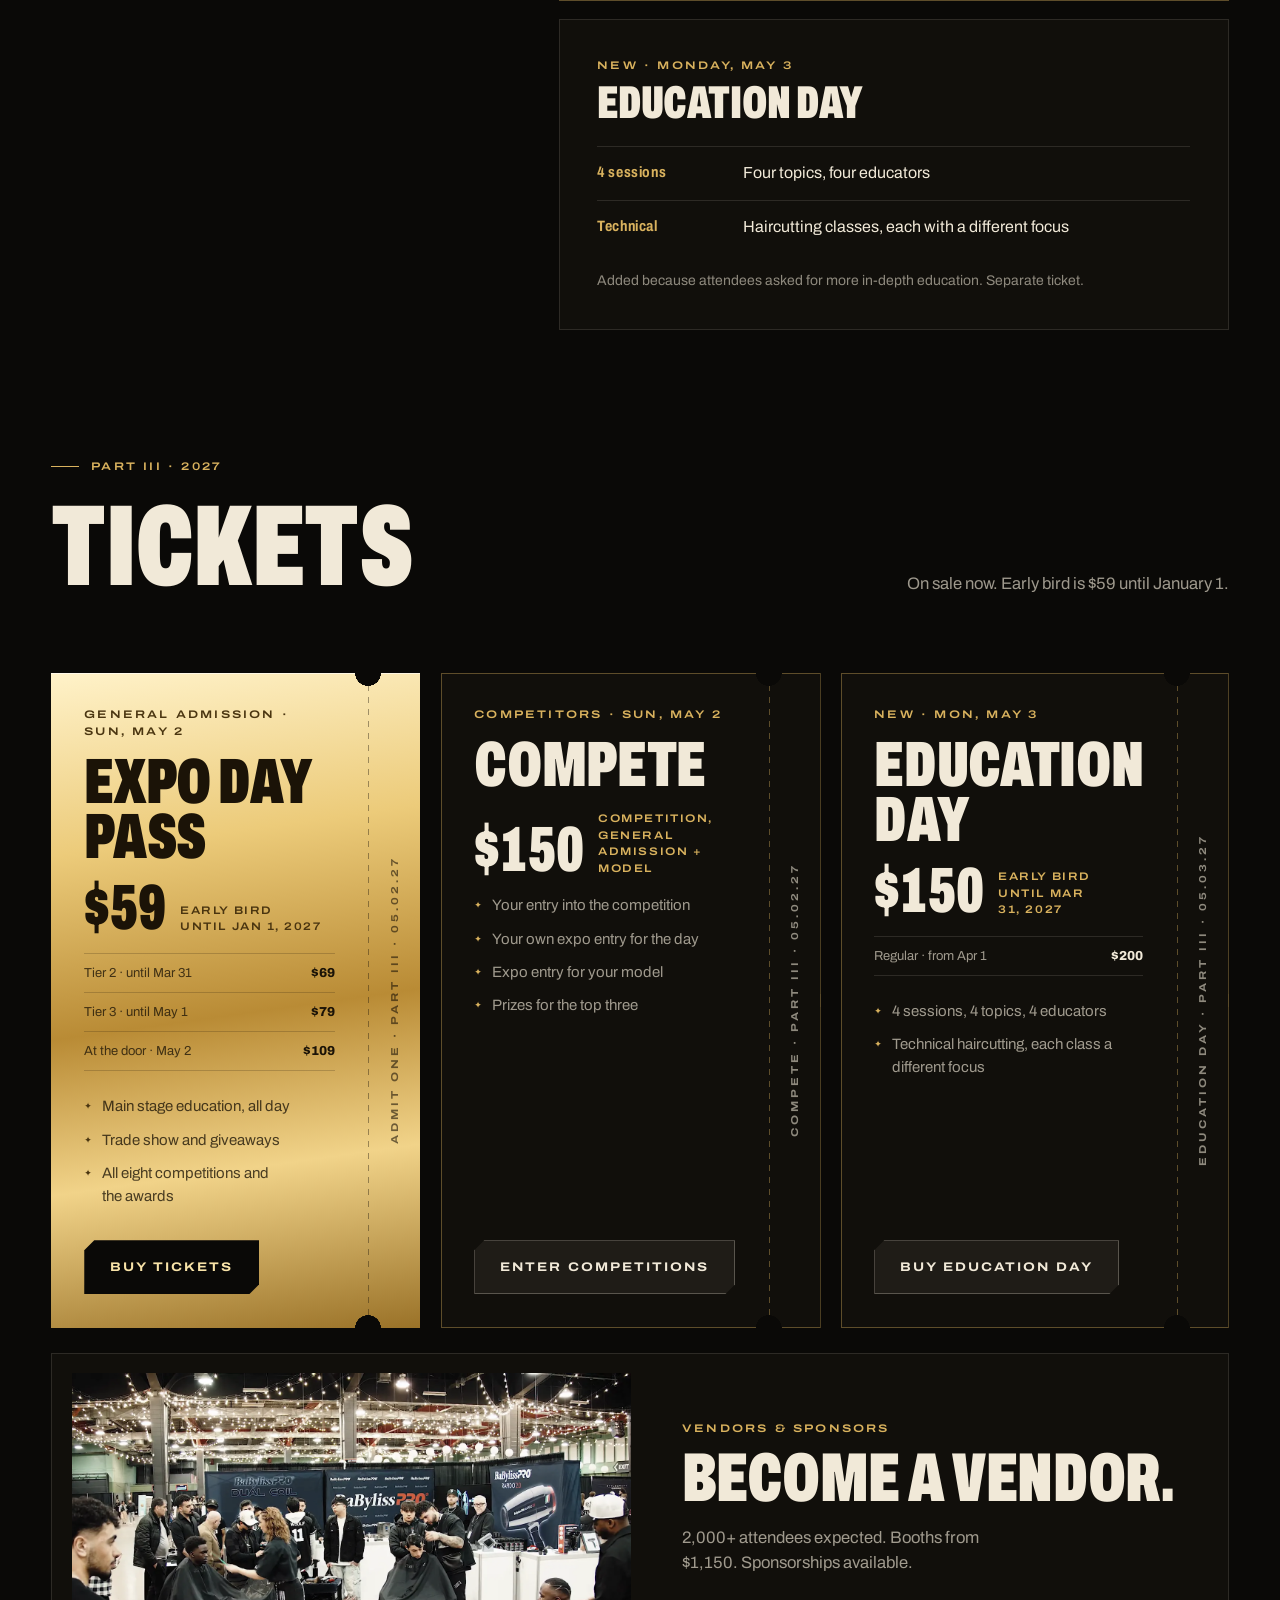
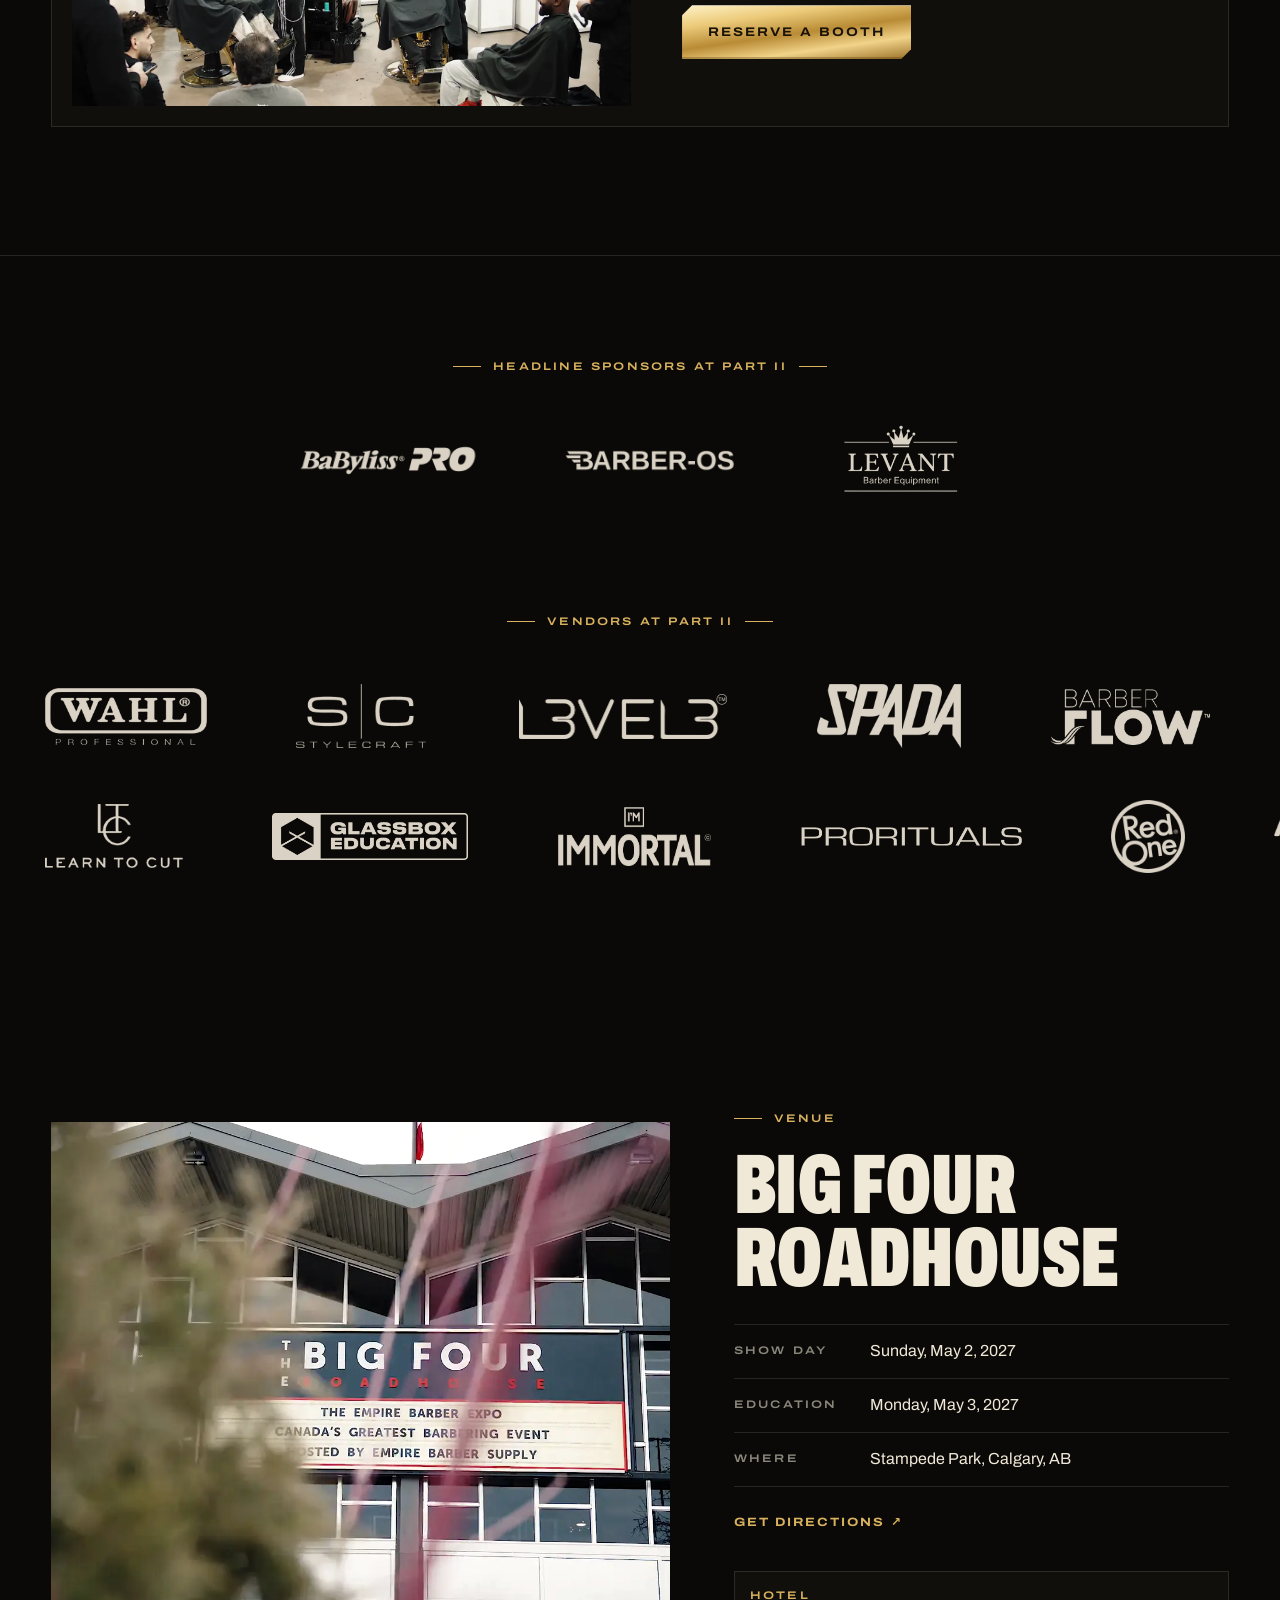
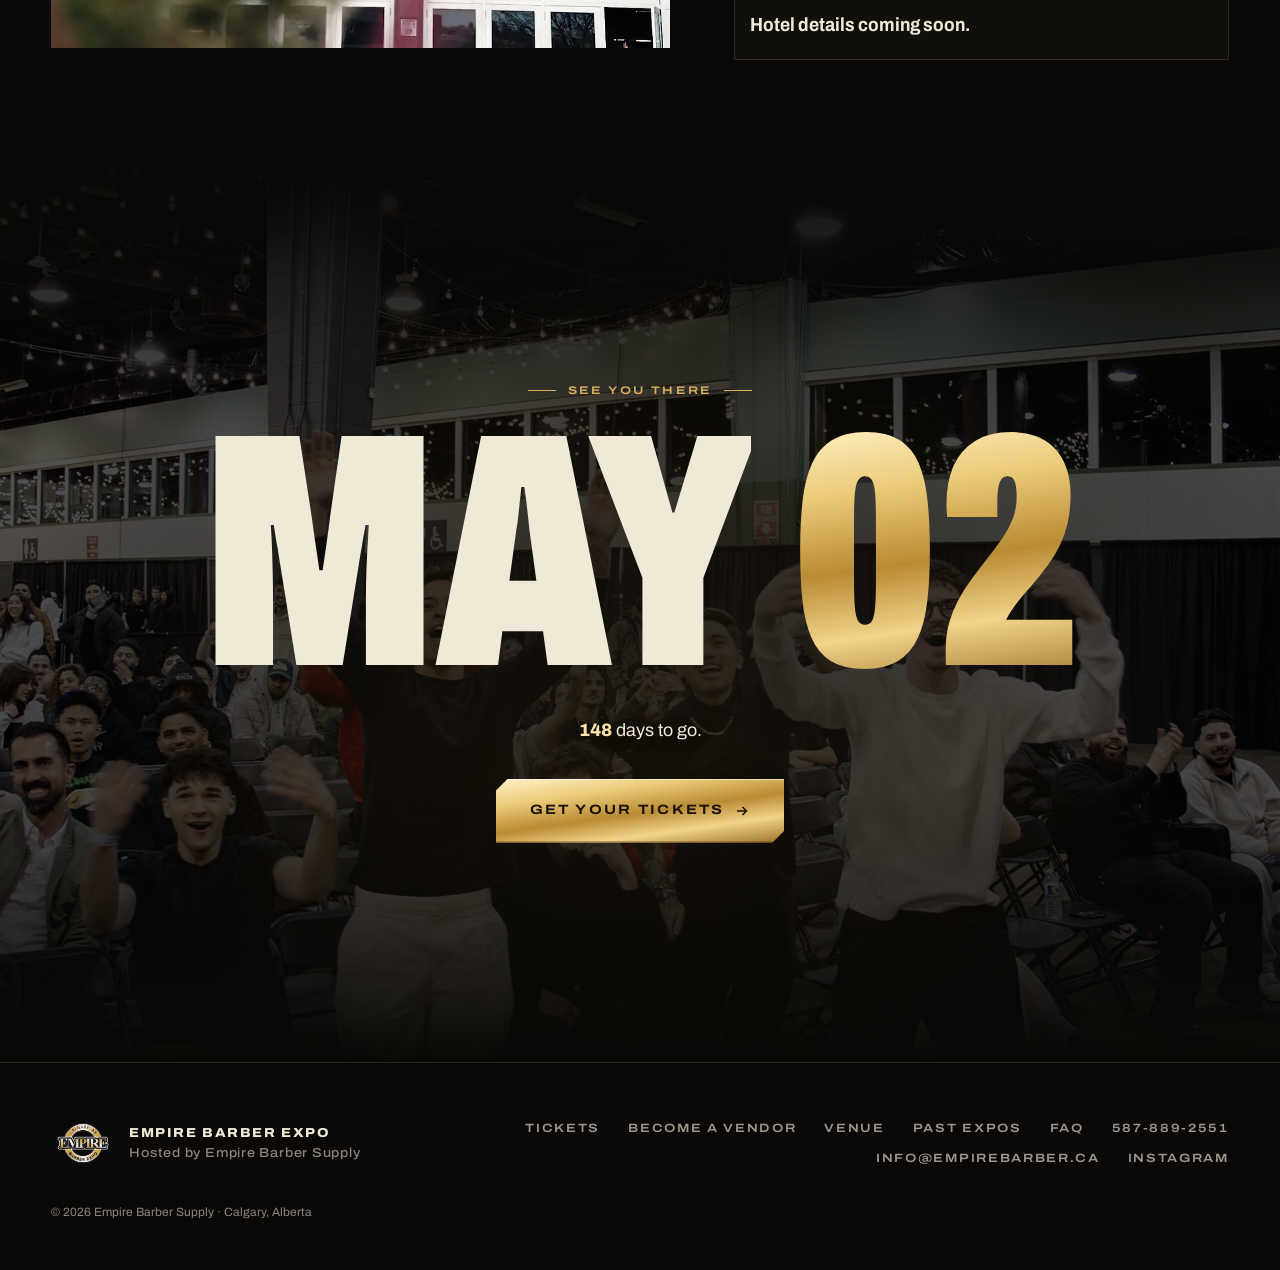
<file: waitlist/index.html>
<!doctype html>
<html lang="en">
<head>
  <meta charset="utf-8">
  <title>Empire Barber Expo 2027</title>
  <!-- The waitlist has closed. This sends links already shared to /waitlist/ to the home page. -->
  <meta name="robots" content="noindex">
  <link rel="canonical" href="https://barberexpo.ca/">
  <meta http-equiv="refresh" content="0; url=../">
  <script>location.replace('../' + location.hash);</script>
</head>
<body style="background:#0a0907;color:#f1e9d8;font-family:system-ui,sans-serif;padding:24px">
  <p>Tickets are on sale now. <a href="../" style="color:#d9b25e">Go to the Empire Barber Expo</a>.</p>
</body>
</html>
</file>
<file: assets/css/main.css>
/* =========================================================
   Empire Barber Expo 2027 · The 3Peat
   Dark stage, gold light. Concert poster type.
   ========================================================= */

:root {
  color-scheme: dark;

  --ink: #0a0907;
  --ink-2: #110f0b;
  --ink-3: #1a1712;
  --bone: #f1e9d8;
  --mute: rgba(241, 233, 216, 0.64);
  --faint: rgba(241, 233, 216, 0.56);
  --line: rgba(241, 233, 216, 0.12);
  --line-gold: rgba(217, 178, 94, 0.38);

  --gold: #d9b25e;
  --gold-hi: #f8e3a8;
  --gold-lo: #8a6624;
  --gold-metal: linear-gradient(172deg, #fff2c9 0%, #eccb7a 26%, #b98b35 52%, #f1d389 74%, #9a7228 100%);

  --ease-out: cubic-bezier(0.23, 1, 0.32, 1);
  --ease-in-out: cubic-bezier(0.77, 0, 0.175, 1);
  --ease-drawer: cubic-bezier(0.32, 0.72, 0, 1);

  --gutter: clamp(16px, 4vw, 56px);
  --sans: "Archivo", system-ui, -apple-system, "Segoe UI", sans-serif;
  --serif: "Instrument Serif", Georgia, "Times New Roman", serif;
}

*, *::before, *::after { box-sizing: border-box; }

html {
  background: var(--ink);
  -webkit-text-size-adjust: 100%;
  scroll-behavior: smooth;
  scroll-padding-top: 96px;
}

body {
  margin: 0;
  background: var(--ink);
  color: var(--bone);
  font-family: var(--sans);
  font-size: 16px;
  line-height: 1.55;
  font-stretch: 100%;
  -webkit-font-smoothing: antialiased;
  text-rendering: optimizeLegibility;
  overflow-x: clip;
}

main { overflow-x: clip; }

img, video { display: block; max-width: 100%; height: auto; }
a { color: inherit; text-decoration: none; }
button { font: inherit; color: inherit; background: none; border: 0; padding: 0; cursor: pointer; }
p, h1, h2, h3, ol, ul, dl, dd, figure { margin: 0; }
ol, ul { padding: 0; list-style: none; }
a, button { touch-action: manipulation; }
h1, h2, h3 { text-wrap: balance; }
p, li, dd { text-wrap: pretty; }

.sr-only {
  position: absolute;
  width: 1px;
  height: 1px;
  margin: -1px;
  padding: 0;
  overflow: hidden;
  clip: rect(0 0 0 0);
  white-space: nowrap;
  border: 0;
}

::selection { background: var(--gold); color: var(--ink); }

:focus-visible {
  outline: 2px solid var(--gold);
  outline-offset: 3px;
}

.skip {
  position: fixed;
  left: 16px;
  top: 16px;
  z-index: 100;
  padding: 10px 14px;
  background: var(--gold);
  color: var(--ink);
  transform: translateY(-160%);
  transition: transform 200ms var(--ease-out);
}
.skip:focus { transform: none; }

/* ---------- Type primitives ---------- */

.display {
  font-family: var(--sans);
  font-weight: 900;
  font-stretch: 62%;
  text-transform: uppercase;
  line-height: 0.86;
  letter-spacing: -0.005em;
}

.h-xl { font-size: clamp(56px, 9vw, 152px); }
.h-lg { font-size: clamp(48px, 6.6vw, 112px); }

.eyebrow,
.label {
  font-size: 11px;
  font-weight: 600;
  font-stretch: 125%;
  letter-spacing: 0.2em;
  text-transform: uppercase;
  color: var(--gold);
}
.eyebrow {
  display: flex;
  align-items: center;
  gap: 12px;
  margin-bottom: 22px;
}
.eyebrow::before {
  content: "";
  width: 28px;
  height: 1px;
  background: currentColor;
}
.eyebrow.center { justify-content: center; }
.eyebrow.center::after {
  content: "";
  width: 28px;
  height: 1px;
  background: currentColor;
}

.lede {
  max-width: 34ch;
  font-size: clamp(16px, 1.3vw, 19px);
  color: var(--mute);
  line-height: 1.5;
}
.note {
  font-size: 14px;
  color: var(--faint);
}

.gold-text {
  font-style: normal;
  background: var(--gold-metal);
  -webkit-background-clip: text;
  background-clip: text;
  color: transparent;
}

.serif-gold {
  font-family: var(--serif);
  font-style: italic;
  font-weight: 400;
  font-stretch: 100%;
  text-transform: none;
  letter-spacing: -0.01em;
  color: var(--gold);
}

/* Line-rise reveal. Each .ln clips its child, which slides up into place. */
.ln {
  display: block;
  overflow: hidden;
  padding-bottom: 0.06em;
  margin-bottom: -0.06em;
}
.ln > span {
  display: block;
  transform: translate3d(0, 108%, 0);
  transition: transform 1100ms var(--ease-out);
  transition-delay: calc(var(--i, 0) * 90ms + var(--base-delay, 0ms));
}
.is-loaded .hero .ln > span,
.is-in .ln > span,
.ln.is-in > span { transform: none; }

/* ---------- Buttons ---------- */

.btn {
  --notch: 10px;
  position: relative;
  display: inline-flex;
  align-items: center;
  justify-content: center;
  gap: 10px;
  height: 54px;
  padding: 0 26px;
  font-size: 12.5px;
  font-weight: 700;
  font-stretch: 118%;
  letter-spacing: 0.16em;
  text-transform: uppercase;
  white-space: nowrap;
  clip-path: polygon(var(--notch) 0, 100% 0, 100% calc(100% - var(--notch)), calc(100% - var(--notch)) 100%, 0 100%, 0 var(--notch));
  transition: transform 160ms var(--ease-out), background-color 200ms ease, color 200ms ease, filter 200ms ease;
  cursor: pointer;
  -webkit-tap-highlight-color: transparent;
}
.btn:active { transform: scale(0.97); }
.btn:focus-visible { outline: 2px solid currentColor; outline-offset: -6px; }
.btn svg { transition: transform 200ms var(--ease-out); }

.btn-gold {
  background: var(--gold-metal);
  color: #1b1307;
  box-shadow: inset 0 1px 0 rgba(255, 255, 255, 0.55), inset 0 -2px 0 rgba(90, 60, 10, 0.35);
}
.btn-ghost {
  color: var(--bone);
  background: rgba(241, 233, 216, 0.06);
  box-shadow: inset 0 0 0 1px rgba(241, 233, 216, 0.28);
}
.btn-ink {
  background: var(--ink);
  color: var(--gold-hi);
}
.btn-sm { height: 42px; padding: 0 18px; font-size: 11px; --notch: 8px; }
.btn-lg { height: 64px; padding: 0 34px; font-size: 13.5px; --notch: 12px; }

@media (hover: hover) and (pointer: fine) {
  .btn-gold:hover { filter: brightness(1.1); }
  .btn-ghost:hover { background: rgba(241, 233, 216, 0.12); }
  .btn-ink:hover { color: #fff; }
  .btn:hover svg { transform: translateX(3px); }
}

.text-link {
  display: inline-flex;
  gap: 6px;
  align-items: center;
  font-size: 12px;
  font-weight: 700;
  font-stretch: 118%;
  letter-spacing: 0.16em;
  text-transform: uppercase;
  color: var(--gold);
  background: linear-gradient(currentColor, currentColor) 0 100% / 0 1px no-repeat;
  padding-bottom: 4px;
  transition: background-size 300ms var(--ease-out);
}
@media (hover: hover) and (pointer: fine) {
  .text-link:hover { background-size: 100% 1px; }
}

/* ---------- Grain ---------- */

.grain {
  position: fixed;
  inset: 0;
  z-index: 60;
  overflow: hidden;
  pointer-events: none;
}
.grain::before {
  content: "";
  position: absolute;
  inset: -50%;
  opacity: 0.07;
  background-image: url("data:image/svg+xml,%3Csvg xmlns='http://www.w3.org/2000/svg' width='220' height='220'%3E%3Cfilter id='n'%3E%3CfeTurbulence type='fractalNoise' baseFrequency='.9' numOctaves='2' stitchTiles='stitch'/%3E%3C/filter%3E%3Crect width='100%25' height='100%25' filter='url(%23n)'/%3E%3C/svg%3E");
  animation: grain 900ms steps(6) infinite;
}
@keyframes grain {
  0% { transform: translate(0, 0); }
  20% { transform: translate(-3%, 2%); }
  40% { transform: translate(2%, -4%); }
  60% { transform: translate(-4%, -1%); }
  80% { transform: translate(3%, 3%); }
  100% { transform: translate(0, 0); }
}

/* ---------- Nav ---------- */

.nav {
  position: fixed;
  inset: 0 0 auto 0;
  z-index: 50;
  display: flex;
  align-items: center;
  gap: 24px;
  padding: max(14px, env(safe-area-inset-top)) max(var(--gutter), env(safe-area-inset-right)) 14px max(var(--gutter), env(safe-area-inset-left));
  transition: transform 420ms var(--ease-drawer), background-color 300ms ease, backdrop-filter 300ms ease;
}
.nav.is-solid {
  background: rgba(10, 9, 7, 0.72);
  -webkit-backdrop-filter: blur(14px) saturate(1.2);
  backdrop-filter: blur(14px) saturate(1.2);
  box-shadow: 0 1px 0 var(--line);
}
.nav.is-hidden { transform: translateY(-100%); }

.nav-brand {
  display: flex;
  align-items: center;
  gap: 10px;
  margin-right: auto;
  font-size: 11px;
  font-weight: 800;
  font-stretch: 112%;
  letter-spacing: 0.14em;
  line-height: 1.15;
  text-transform: uppercase;
}
.nav-brand img { width: 44px; height: 44px; object-fit: contain; }
.nav-ctas { display: flex; gap: 10px; }

.nav-links {
  display: flex;
  gap: 30px;
  font-size: 11.5px;
  font-weight: 600;
  font-stretch: 118%;
  letter-spacing: 0.16em;
  text-transform: uppercase;
}
.nav-links a {
  color: var(--mute);
  transition: color 200ms ease;
}
@media (hover: hover) and (pointer: fine) {
  .nav-links a:hover { color: var(--bone); }
}

/* ---------- Hero ---------- */

.hero {
  position: relative;
  height: 100svh;
  min-height: 680px;
  overflow: hidden;
  isolation: isolate;
  background: var(--ink);
}

.hero-media { position: absolute; inset: 0; z-index: -1; }

.hero-video {
  position: absolute;
  inset: 0;
  width: 100%;
  height: 100%;
  object-fit: cover;
  filter: contrast(1.08) saturate(0.85);
  transform: scale(1.04);
}

/* Warm duotone push so the footage sits inside the gold palette */
.hero-grade {
  position: absolute;
  inset: 0;
  background: #3b2a0b;
  mix-blend-mode: color;
  opacity: 0.45;
}

/* Spotlight: an oversized dark layer with a soft hole, moved with transform only */
.spot {
  position: absolute;
  left: 0;
  top: 0;
  width: 300vmax;
  height: 300vmax;
  margin: -150vmax 0 0 -150vmax;
  background: radial-gradient(circle at center,
      rgba(10, 9, 7, 0.22) 0,
      rgba(10, 9, 7, 0.42) 8vmax,
      rgba(10, 9, 7, 0.78) 22vmax,
      rgba(10, 9, 7, 0.86) 40vmax);
  will-change: transform;
  pointer-events: none;
}

.beam {
  position: absolute;
  top: -12vh;
  width: 70vw;
  height: 130vh;
  transform-origin: 50% 0;
  background: conic-gradient(from 166deg at 50% 0,
      transparent 0deg,
      rgba(248, 227, 168, 0.2) 12deg,
      rgba(255, 240, 200, 0.32) 14deg,
      rgba(248, 227, 168, 0.2) 16deg,
      transparent 28deg);
  filter: blur(6px);
  mix-blend-mode: screen;
  opacity: 0;
  transition: opacity 1600ms ease 300ms;
  animation: sway 9s ease-in-out infinite alternate;
  pointer-events: none;
}
.b1 { left: -20vw; animation-duration: 8s; }
.b2 { left: 15vw; animation-duration: 11s; animation-delay: -4s; }
.b3 { left: 50vw; animation-duration: 9.5s; animation-delay: -7s; }
.is-loaded .beam { opacity: 0.9; }

@keyframes sway {
  from { transform: rotate(-16deg); }
  to { transform: rotate(16deg); }
}

.hero-fade {
  position: absolute;
  inset: 0;
  background:
    linear-gradient(180deg, rgba(10, 9, 7, 0.6) 0%, rgba(10, 9, 7, 0) 22%),
    linear-gradient(0deg, var(--ink) 0%, rgba(10, 9, 7, 0.88) 18%, rgba(10, 9, 7, 0) 58%);
}

.hero-inner {
  position: relative;
  height: 100%;
  display: flex;
  flex-direction: column;
  justify-content: flex-end;
  padding: 120px var(--gutter) 48px;
}

.hero-meta {
  display: flex;
  align-items: center;
  flex-wrap: wrap;
  gap: 10px 22px;
  margin-bottom: 14px;
  font-size: 24px;
  font-weight: 600;
  font-stretch: 125%;
  letter-spacing: 0.22em;
  text-transform: uppercase;
  color: var(--bone);
  text-shadow: 0 1px 12px rgba(10, 9, 7, 0.8);
  opacity: 0;
  transform: translateY(8px);
  transition: opacity 700ms ease 200ms, transform 900ms var(--ease-out) 200ms;
}
.hero-meta span:nth-child(2) { color: var(--gold); }
.is-loaded .hero-meta { opacity: 1; transform: none; }

.live-dot {
  width: 14px;
  height: 14px;
  border-radius: 50%;
  background: #ff3b2f;
  box-shadow: 0 0 0 0 rgba(255, 59, 47, 0.6);
  animation: pulse 1.8s ease-out infinite;
}
@keyframes pulse {
  0% { box-shadow: 0 0 0 0 rgba(255, 59, 47, 0.55); }
  100% { box-shadow: 0 0 0 12px rgba(255, 59, 47, 0); }
}

.hero-title {
  position: relative;
  font-family: var(--sans);
  font-weight: 900;
  font-stretch: 62%;
  text-transform: uppercase;
  font-size: clamp(92px, 20.2vw, 340px);
  line-height: 0.8;
  letter-spacing: -0.01em;
  margin-left: -0.03em;
  text-shadow: 0 4px 30px rgba(10, 9, 7, 0.55);
}
/* text-shadow shows through gradient-clipped (transparent) glyphs and muddies them; use drop-shadow instead */
.hero-title em { font-style: normal; text-shadow: none; filter: drop-shadow(0 4px 24px rgba(10, 9, 7, 0.6)); }

/* In flow under the title, right-aligned beneath "FUSION", so it never sits on top of the glyphs */
.hero-kicker {
  display: block;
  margin-top: 0.03em;
  /* Extra bottom room so the tilted line's left end isn't clipped by .ln; the negative margin keeps the layout where it was */
  padding: 0.04em 0.12em 0.7em;
  margin-bottom: -0.54em;
  text-align: right;
  font-family: var(--serif);
  font-style: italic;
  font-weight: 400;
  font-stretch: 100%;
  text-transform: none;
  font-size: 0.24em;
  line-height: 1;
  letter-spacing: -0.01em;
  color: var(--gold-hi);
  text-shadow: 0 2px 18px rgba(10, 9, 7, 0.75), 0 0 40px rgba(217, 178, 94, 0.3);
}
.hero-kicker > span { rotate: -3deg; transform-origin: 100% 50%; }

.hero-bar {
  display: flex;
  flex-wrap: wrap;
  justify-content: space-between;
  align-items: flex-end;
  gap: 20px 32px;
  margin-top: 28px;
  padding-top: 22px;
  border-top: 1px solid var(--line);
  opacity: 0;
  transform: translateY(14px);
  transition: opacity 800ms ease 650ms, transform 1000ms var(--ease-out) 650ms;
}
.is-loaded .hero-bar { opacity: 1; transform: none; }

.hero-date {
  font-weight: 900;
  font-stretch: 62%;
  font-size: clamp(34px, 3.4vw, 52px);
  line-height: 0.9;
  text-transform: uppercase;
}
.hero-date span {
  font-family: var(--serif);
  font-style: italic;
  font-weight: 400;
  font-stretch: 100%;
  text-transform: none;
  color: var(--gold);
  font-size: 0.62em;
}
.hero-where {
  margin-top: 8px;
  font-size: 11px;
  font-weight: 600;
  font-stretch: 120%;
  letter-spacing: 0.18em;
  text-transform: uppercase;
  color: var(--mute);
}

.hero-ctas {
  display: flex;
  gap: 10px;
  justify-content: flex-end;
}

.motion-toggle {
  position: absolute;
  right: var(--gutter);
  top: calc(84px + env(safe-area-inset-top));
  z-index: 2;
  display: grid;
  place-items: center;
  width: 40px;
  height: 40px;
  border-radius: 50%;
  color: var(--bone);
  background: rgba(10, 9, 7, 0.5);
  box-shadow: inset 0 0 0 1px var(--line);
  -webkit-backdrop-filter: blur(8px);
  backdrop-filter: blur(8px);
  transition: transform 160ms var(--ease-out), background-color 200ms ease;
}
.motion-toggle:active { transform: scale(0.94); }
.motion-toggle .i-play { display: none; }
.is-motion-paused .motion-toggle .i-play { display: block; }
.is-motion-paused .motion-toggle .i-pause { display: none; }
@media (hover: hover) and (pointer: fine) {
  .motion-toggle:hover { background: rgba(10, 9, 7, 0.75); }
}

/* ---------- Countdown (ticket stub) ---------- */

.countdown {
  --hole: 9px;
  display: flex;
  padding: 14px 6px 12px;
  background: rgba(16, 13, 9, 0.62);
  -webkit-backdrop-filter: blur(12px);
  backdrop-filter: blur(12px);
  box-shadow: inset 0 0 0 1px var(--line-gold);
  -webkit-mask: radial-gradient(circle var(--hole) at 0 50%, transparent 98%, #000) left / 51% 100% no-repeat,
                radial-gradient(circle var(--hole) at 100% 50%, transparent 98%, #000) right / 51% 100% no-repeat;
  mask: radial-gradient(circle var(--hole) at 0 50%, transparent 98%, #000) left / 51% 100% no-repeat,
        radial-gradient(circle var(--hole) at 100% 50%, transparent 98%, #000) right / 51% 100% no-repeat;
}
.cd-unit {
  display: flex;
  flex-direction: column;
  align-items: center;
  min-width: clamp(64px, 6.6vw, 104px);
  padding: 0 clamp(10px, 1.2vw, 20px);
}
.cd-unit + .cd-unit {
  background: repeating-linear-gradient(180deg, var(--line-gold) 0 4px, transparent 4px 8px) left / 1px 100% no-repeat;
}
.cd-num {
  display: flex;
  font-weight: 800;
  font-stretch: 62%;
  font-size: clamp(44px, 4.6vw, 76px);
  line-height: 1;
  font-variant-numeric: tabular-nums;
}
/* Gradient text lives on each moving span so it travels with the glyph */
.digit {
  position: relative;
  display: inline-block;
  overflow: hidden;
}
.digit > span {
  display: block;
  background: var(--gold-metal);
  -webkit-background-clip: text;
  background-clip: text;
  color: transparent;
}
.digit > span:not(:last-child) { position: absolute; inset: 0; }
.cd-label {
  margin-top: 6px;
  font-size: 10px;
  font-weight: 600;
  font-stretch: 125%;
  letter-spacing: 0.24em;
  text-transform: uppercase;
  color: var(--faint);
}

/* ---------- Ticker ---------- */

.ticker {
  position: relative;
  z-index: 3;
  margin-top: -6px;
  transform: rotate(-1.6deg) scale(1.02);
  background: var(--gold-metal);
  color: #1a1206;
  overflow: hidden;
  box-shadow: 0 20px 50px -20px rgba(0, 0, 0, 0.8);
}
.ticker-track,
.marquee-track {
  display: flex;
  align-items: center;
  width: max-content;
  animation: marquee 34s linear infinite;
}
.ticker-track span {
  padding: 14px 26px;
  font-weight: 900;
  font-stretch: 62%;
  font-size: clamp(26px, 2.6vw, 40px);
  line-height: 1;
  text-transform: uppercase;
  white-space: nowrap;
}
.ticker-track i { font-style: normal; font-size: 18px; }

.is-motion-paused .beam,
.is-motion-paused .grain::before,
.is-motion-paused .live-dot,
.ticker:hover .ticker-track,
.marquee:hover .marquee-track,
.is-motion-paused .ticker-track,
.is-motion-paused .marquee-track { animation-play-state: paused; }

@keyframes marquee {
  to { transform: translateX(-50%); }
}

/* ---------- Story ---------- */

.story {
  padding: clamp(120px, 16vw, 220px) var(--gutter) clamp(80px, 10vw, 140px);
  max-width: 1500px;
  margin: 0 auto;
}

.story-head {
  display: grid;
  grid-template-columns: minmax(0, 1fr) minmax(0, 1fr);
  gap: clamp(32px, 5vw, 90px);
  align-items: end;
  margin-bottom: clamp(40px, 5vw, 72px);
}
.story-days {
  display: grid;
  grid-template-columns: 1fr 1fr;
  border-top: 1px solid var(--line-gold);
}
.story-days li {
  padding: clamp(18px, 2vw, 28px) clamp(16px, 2vw, 28px) 0 0;
  opacity: 0;
  transform: translateY(16px);
  transition: opacity 700ms ease, transform 900ms var(--ease-out);
  transition-delay: var(--d, 0ms);
}
.story-days li + li { padding-left: clamp(16px, 2vw, 28px); border-left: 1px solid var(--line); }
.story-days li.is-in { opacity: 1; transform: none; }
.story-days h3 { margin: 10px 0 8px; font-size: clamp(30px, 3vw, 52px); }
.story-days p:last-child { color: var(--mute); font-size: 15px; line-height: 1.45; }

/* Image reveal: an ink panel slides off a scaled image. Only transform animates,
   so it stays on the compositor instead of repainting a big filtered image every frame. */
.wipe { position: relative; overflow: hidden; }
.wipe::after {
  content: "";
  position: absolute;
  inset: -1px;
  background: var(--ink);
  transform-origin: 50% 100%;
  transition: transform 900ms var(--ease-in-out);
  pointer-events: none;
}
.wipe img {
  transform: scale(1.08);
  transition: transform 1300ms var(--ease-out);
}
.is-in .wipe::after, .wipe.is-in::after { transform: scaleY(0); }
.is-in .wipe img, .wipe.is-in img { transform: none; }

.story-media img {
  width: 100%;
  aspect-ratio: 16 / 7;
  object-fit: cover;
  filter: contrast(1.08) saturate(0.75);
}
.story-media figcaption {
  margin-top: 12px;
  font-size: 11px;
  font-weight: 600;
  font-stretch: 120%;
  letter-spacing: 0.18em;
  text-transform: uppercase;
  color: var(--faint);
}

.stats {
  display: grid;
  grid-template-columns: repeat(4, 1fr);
  margin-top: clamp(72px, 9vw, 130px);
  border-top: 1px solid var(--line);
}
.stat {
  padding: 28px 24px 0 0;
}
.stat + .stat {
  padding-left: 24px;
  border-left: 1px solid var(--line);
}
.stat-num {
  position: relative;
  display: inline-block;
  font-weight: 900;
  font-stretch: 62%;
  font-size: clamp(72px, 8.4vw, 140px);
  line-height: 0.85;
  color: transparent;
  -webkit-text-stroke: 1px var(--line-gold);
}
.stat-num::after {
  content: attr(data-fill);
  position: absolute;
  inset: 0;
  background: var(--gold-metal);
  -webkit-background-clip: text;
  background-clip: text;
  -webkit-text-stroke: 0;
  clip-path: inset(100% 0 0 0);
  transition: clip-path 1300ms var(--ease-in-out);
  transition-delay: calc(var(--d, 0ms) + 200ms);
}
.stat.is-in .stat-num::after { clip-path: inset(0 0 0 0); }
.stat-copy {
  margin-top: 16px;
  max-width: 22ch;
  font-size: 14px;
  color: var(--mute);
}

/* ---------- Acts (pinned horizontal) ---------- */

.acts { position: relative; }

.acts-sticky {
  position: sticky;
  top: 0;
  height: 100vh;
  height: 100svh;
  overflow: hidden;
  display: flex;
  flex-direction: column;
  justify-content: center;
}

.acts-track {
  display: flex;
  align-items: stretch;
  gap: clamp(16px, 2vw, 28px);
  width: max-content;
  padding: 0 var(--gutter);
  will-change: transform;
}

.acts-intro {
  display: flex;
  flex-direction: column;
  justify-content: center;
  width: clamp(300px, 34vw, 560px);
  padding-right: 3vw;
}
.acts-intro .lede { margin-top: 26px; }

.act {
  position: relative;
  flex: none;
  width: clamp(300px, 58vw, 940px);
  height: min(70vh, 640px);
  overflow: hidden;
  background: var(--ink-3);
}
.act-media {
  position: absolute;
  inset: 0 -8%;
  will-change: transform;
}
.act-media video,
.act-media img {
  width: 100%;
  height: 100%;
  object-fit: cover;
  filter: contrast(1.06) saturate(0.88);
}
.act::after {
  content: "";
  position: absolute;
  inset: 0;
  background: linear-gradient(0deg, rgba(10, 9, 7, 0.92) 0%, rgba(10, 9, 7, 0.35) 38%, rgba(10, 9, 7, 0) 60%);
  pointer-events: none;
}
.act-copy {
  position: absolute;
  left: clamp(20px, 2.6vw, 40px);
  right: clamp(20px, 2.6vw, 40px);
  bottom: clamp(20px, 2.6vw, 36px);
  z-index: 1;
  display: grid;
  grid-template-columns: auto 1fr;
  column-gap: 18px;
  align-items: end;
}
.act-no {
  grid-row: span 2;
  align-self: start;
  font-family: var(--serif);
  font-style: italic;
  font-size: clamp(40px, 4vw, 64px);
  line-height: 0.8;
  color: var(--gold);
}
.act-copy h3 { font-size: clamp(44px, 5.6vw, 96px); }
.act-copy p {
  max-width: 40ch;
  margin-top: 12px;
  font-size: 15px;
  color: var(--mute);
}

.acts-progress {
  position: absolute;
  left: var(--gutter);
  right: var(--gutter);
  bottom: clamp(18px, 4vh, 40px);
  display: flex;
  align-items: center;
  gap: 16px;
  font-size: 11px;
  font-weight: 600;
  font-stretch: 125%;
  letter-spacing: 0.2em;
  color: var(--faint);
  font-variant-numeric: tabular-nums;
}
.acts-progress span:first-child { color: var(--gold); }
.acts-bar {
  flex: 1;
  height: 1px;
  background: var(--line);
}
.acts-bar i {
  display: block;
  height: 100%;
  background: var(--gold);
  transform-origin: 0 50%;
  transform: scaleX(0);
}

/* ---------- Recap ---------- */

.recap {
  position: relative;
  height: min(92vh, 62vw);
  min-height: 520px;
  margin-top: clamp(40px, 6vw, 80px);
  overflow: hidden;
  cursor: none;
  isolation: isolate;
}
.recap-media {
  position: absolute;
  inset: 0;
  z-index: -1;
}
.recap-media img {
  width: 100%;
  height: 100%;
  object-fit: cover;
  filter: contrast(1.1) saturate(0.8) brightness(0.72);
  transform: scale(1.16);
  will-change: transform;
}
.recap::before {
  content: "";
  position: absolute;
  inset: 0;
  background:
    linear-gradient(180deg, var(--ink) 0%, rgba(10, 9, 7, 0) 22%, rgba(10, 9, 7, 0) 60%, var(--ink) 100%),
    radial-gradient(ellipse at 30% 70%, rgba(10, 9, 7, 0.7), transparent 60%);
}
.recap-copy {
  position: absolute;
  left: var(--gutter);
  bottom: clamp(40px, 7vw, 100px);
  z-index: 1;
  pointer-events: none;
}

.recap-play {
  position: absolute;
  left: 0;
  top: 0;
  z-index: 2;
  display: flex;
  align-items: center;
  gap: 12px;
  padding: 10px 22px 10px 10px;
  border-radius: 999px;
  background: var(--gold-metal);
  color: #1b1307;
  font-size: 11.5px;
  font-weight: 700;
  font-stretch: 120%;
  letter-spacing: 0.18em;
  text-transform: uppercase;
  white-space: nowrap;
  will-change: transform;
  transition: opacity 200ms ease, scale 200ms var(--ease-out);
  cursor: none;
}
.recap-play-icon {
  display: grid;
  place-items: center;
  width: 44px;
  height: 44px;
  border-radius: 50%;
  background: var(--ink);
  color: var(--gold-hi);
}
.recap-play:active { scale: 0.96; }
.recap:not(.is-hover) .recap-play.is-follow { opacity: 0; scale: 0.9; }

/* ---------- Wall ---------- */

.wall {
  position: relative;
  padding: clamp(90px, 11vw, 160px) var(--gutter) 0;
  overflow: hidden;
}
.wall-head {
  display: flex;
  justify-content: space-between;
  align-items: flex-end;
  gap: 24px;
  margin-bottom: clamp(40px, 6vw, 80px);
}
.wall-grid {
  display: grid;
  grid-template-columns: repeat(4, 1fr);
  gap: clamp(10px, 1.2vw, 18px);
  height: clamp(760px, 92vw, 1400px);
  -webkit-mask: linear-gradient(180deg, transparent 0, #000 8%, #000 86%, transparent 100%);
  mask: linear-gradient(180deg, transparent 0, #000 8%, #000 86%, transparent 100%);
}
.wall-col {
  display: flex;
  flex-direction: column;
  gap: clamp(10px, 1.2vw, 18px);
  will-change: transform;
}
.tile {
  position: relative;
  overflow: hidden;
  aspect-ratio: 4 / 3;
  background: var(--ink-3);
  flex: none;
}
.tile.t-tall { aspect-ratio: 4 / 5; }
.tile img,
.tile video {
  width: 100%;
  height: 100%;
  object-fit: cover;
  filter: contrast(1.06) saturate(0.7) brightness(0.9);
  transition: filter 400ms ease, transform 700ms var(--ease-out);
}
@media (hover: hover) and (pointer: fine) {
  .tile:hover img,
  .tile:hover video { filter: contrast(1.08) saturate(1) brightness(1); transform: scale(1.035); }
}

/* ---------- Lineup ---------- */

.lineup {
  padding: clamp(110px, 13vw, 200px) var(--gutter) clamp(80px, 10vw, 140px);
  max-width: 1600px;
  margin: 0 auto;
}
.lineup-head {
  display: grid;
  grid-template-columns: 1fr auto;
  align-items: end;
  gap: 24px 48px;
  margin-bottom: clamp(56px, 7vw, 100px);
}
.lineup-head .eyebrow { grid-column: 1 / -1; margin-bottom: 0; }

/* 2027 teaser: backlit shadow figures, one gold question mark each */
.tba-soon {
  display: inline-flex;
  align-items: center;
  gap: 14px;
  padding: 14px 22px;
  border: 1px solid var(--line-gold);
  border-radius: 999px;
  background: rgba(217, 178, 94, 0.08);
  font-size: clamp(16px, 1.6vw, 24px);
  font-weight: 600;
  font-stretch: 125%;
  letter-spacing: 0.2em;
  line-height: 1;
  text-transform: uppercase;
  color: var(--gold);
  white-space: nowrap;
}
.sr-defs { position: absolute; width: 0; height: 0; overflow: hidden; }
.tba-row {
  display: grid;
  grid-template-columns: repeat(5, minmax(0, 1fr));
  gap: clamp(8px, 1.4vw, 20px);
  margin-bottom: clamp(64px, 8vw, 120px);
}
.tba {
  position: relative;
  aspect-ratio: 4 / 5;
  overflow: hidden;
  container-type: inline-size;
  background:
    radial-gradient(ellipse 70% 55% at 50% 36%, rgba(217, 178, 94, 0.22), transparent 70%),
    var(--ink-2);
  box-shadow: 0 0 0 1px var(--line);
  opacity: 0;
  transform: translateY(24px);
  transition: opacity 900ms ease, transform 1100ms var(--ease-out);
  transition-delay: calc(var(--i, 0) * 90ms);
}
.tba:nth-child(even) { margin-top: 8%; }
.tba svg {
  position: absolute;
  inset: auto 0 0;
  width: 100%;
  height: auto;
}
.tba span {
  position: absolute;
  left: 50%;
  top: 37%;
  translate: -50% -50%;
  font-weight: 900;
  font-stretch: 62%;
  font-size: 34cqi;
  line-height: 1;
  background: var(--gold-metal);
  -webkit-background-clip: text;
  background-clip: text;
  color: transparent;
  filter: drop-shadow(0 4px 18px rgba(10, 9, 7, 0.7));
}
.tba-row.is-in .tba { opacity: 1; transform: none; }

.poster {
  position: relative;
  padding: clamp(36px, 5vw, 72px) clamp(12px, 3vw, 48px);
  text-align: center;
  border-top: 1px solid var(--line-gold);
  border-bottom: 1px solid var(--line-gold);
  background:
    radial-gradient(ellipse 60% 50% at 50% 0%, rgba(217, 178, 94, 0.1), transparent 70%);
}
.poster-cap {
  font-size: 11px;
  font-weight: 600;
  font-stretch: 125%;
  letter-spacing: 0.24em;
  text-transform: uppercase;
  color: var(--faint);
}
.poster-cap:first-child { margin-bottom: clamp(20px, 3vw, 40px); }
.poster-cap:last-child { margin-top: clamp(20px, 3vw, 40px); }

.poster-names {
  display: flex;
  flex-wrap: wrap;
  justify-content: center;
  align-items: center;
  gap: 0.12em 0.7em;
  max-width: 1200px;
  margin: 0 auto;
  font-weight: 900;
  font-stretch: 62%;
  font-size: clamp(16px, 1.9vw, 30px);
  line-height: 1;
  text-transform: uppercase;
}
.poster-names li { position: relative; }
/* The star floats in the flex gap, so hiding it never changes where lines break */
.poster-names i {
  position: absolute;
  left: -1.03em; /* centre of the 0.7em gap, in this element's 0.34em units */
  top: 50%;
  translate: -50% -50%;
  font-style: normal;
  font-size: 0.34em;
  line-height: 1;
  color: var(--gold);
  pointer-events: none;
}
.poster-names li.is-line-start i { display: none; }

.poster a {
  position: relative;
  display: inline-block;
  background: var(--gold-metal);
  -webkit-background-clip: text;
  background-clip: text;
  color: transparent;
  transition: opacity 250ms ease, filter 200ms ease;
}

@media (hover: hover) and (pointer: fine) {
  /* Dim the others only while a name is actually hovered, not when the cursor sits in a gap */
  .poster-names:has(a:hover) a:not(:hover) { opacity: 0.3; }
  .poster a:hover { filter: brightness(1.25); }
  .poster a { cursor: none; }
}

.float-portrait {
  position: fixed;
  left: 0;
  top: 0;
  z-index: 40;
  width: clamp(200px, 17vw, 280px);
  aspect-ratio: 4 / 5;
  pointer-events: none;
  will-change: transform;
}
.fp-inner {
  position: relative;
  width: 100%;
  height: 100%;
  overflow: hidden;
  opacity: 0;
  transform: scale(0.88);
  transition: opacity 200ms ease-out, transform 260ms var(--ease-out);
  box-shadow: 0 30px 80px -20px rgba(0, 0, 0, 0.9), 0 0 0 1px var(--line-gold);
}
.float-portrait.is-on .fp-inner { opacity: 1; transform: none; }
.fp-inner img {
  position: absolute;
  inset: 0;
  width: 100%;
  height: 100%;
  object-fit: cover;
  opacity: 0;
  transition: opacity 180ms ease;
}
.fp-inner img.is-active { opacity: 1; }

.lineup-strip { display: none; }

/* ---------- Setlist ---------- */

.setlist {
  display: grid;
  grid-template-columns: minmax(0, 0.9fr) minmax(0, 1.4fr);
  gap: clamp(40px, 6vw, 100px);
  padding: clamp(80px, 10vw, 140px) var(--gutter) clamp(32px, 4vw, 56px);
  max-width: 1500px;
  margin: 0 auto;
}
.setlist-head .note { margin-top: 24px; max-width: 32ch; }

.sets { display: grid; gap: 18px; }
.set {
  padding: clamp(24px, 3vw, 40px);
  background: var(--ink-2);
  box-shadow: inset 0 0 0 1px var(--line);
  opacity: 0;
  transform: translateY(24px);
  transition: opacity 700ms ease var(--d, 0ms), transform 900ms var(--ease-out) var(--d, 0ms);
}
.set.is-in { opacity: 1; transform: none; }
.set h3 {
  margin: 10px 0 22px;
  font-size: clamp(36px, 3.6vw, 60px);
}
.set-main { box-shadow: inset 0 0 0 1px var(--line-gold); background: linear-gradient(160deg, rgba(217, 178, 94, 0.08), transparent 50%), var(--ink-2); }
.set li {
  display: grid;
  grid-template-columns: 130px 1fr;
  gap: 16px;
  padding: 14px 0;
  border-top: 1px solid var(--line);
  font-size: 16px;
}
.set time,
.set .when {
  font-weight: 700;
  font-stretch: 80%;
  font-size: 15px;
  letter-spacing: 0.04em;
  color: var(--gold);
  font-variant-numeric: tabular-nums;
}
.set time,
.set .when { white-space: nowrap; }
.set .note { margin-top: 16px; }

/* ---------- Tickets ---------- */

.tickets {
  position: relative;
  padding: clamp(48px, 6vw, 88px) var(--gutter) clamp(80px, 10vw, 140px);
  max-width: 1500px;
  margin: 0 auto;
}
.tickets::before {
  content: "";
  position: absolute;
  left: 50%;
  top: 10%;
  width: 90vw;
  height: 60%;
  transform: translateX(-50%);
  background: radial-gradient(ellipse at center, rgba(217, 178, 94, 0.12), transparent 65%);
  pointer-events: none;
  z-index: -1;
}
.tickets-head {
  display: grid;
  grid-template-columns: 1fr auto;
  align-items: end;
  gap: 0 48px;
  margin-bottom: clamp(48px, 6vw, 80px);
}
.tickets-head .eyebrow { grid-column: 1 / -1; }

.ticket-row {
  display: grid;
  grid-template-columns: 1.15fr 1fr 1fr;
  gap: clamp(14px, 1.6vw, 24px);
  perspective: 1200px;
}

.ticket {
  --hole: 13px;
  position: relative;
  display: grid;
  grid-template-columns: 1fr 52px;
  min-height: 460px;
  background: var(--ink-2);
  color: var(--bone);
  transform-style: preserve-3d;
  will-change: transform;
  -webkit-mask:
    radial-gradient(circle var(--hole) at calc(100% - 52px) 0, transparent 98%, #000) top / 100% 51% no-repeat,
    radial-gradient(circle var(--hole) at calc(100% - 52px) 100%, transparent 98%, #000) bottom / 100% 51% no-repeat;
  mask:
    radial-gradient(circle var(--hole) at calc(100% - 52px) 0, transparent 98%, #000) top / 100% 51% no-repeat,
    radial-gradient(circle var(--hole) at calc(100% - 52px) 100%, transparent 98%, #000) bottom / 100% 51% no-repeat;
}
.ticket::before {
  content: "";
  position: absolute;
  inset: 0;
  box-shadow: inset 0 0 0 1px var(--line-gold);
  pointer-events: none;
}
.t-main {
  display: flex;
  flex-direction: column;
  padding: clamp(26px, 2.6vw, 38px);
}
.t-main h3 {
  margin: 14px 0 26px;
  font-size: clamp(52px, 5vw, 84px);
}
.t-main ul {
  display: grid;
  gap: 10px;
  margin-bottom: 32px;
  font-size: 15px;
  color: var(--mute);
}
.t-main li {
  display: flex;
  gap: 10px;
  align-items: baseline;
}
.t-main li::before {
  content: "✦";
  font-size: 9px;
  color: var(--gold);
  transform: translateY(-2px);
}
.t-main .btn { margin-top: auto; align-self: flex-start; }

.t-price {
  display: flex;
  align-items: flex-end;
  gap: 14px;
  margin: -8px 0 18px;
}
.t-price strong {
  font-weight: 900;
  font-stretch: 62%;
  font-size: clamp(56px, 5vw, 76px);
  line-height: 0.82;
  font-variant-numeric: tabular-nums;
}
.t-price span {
  font-size: 11px;
  font-weight: 600;
  font-stretch: 118%;
  letter-spacing: 0.14em;
  line-height: 1.5;
  text-transform: uppercase;
  color: var(--gold);
}
.t-tiers {
  border-top: 1px solid var(--line);
  gap: 0 !important;
  margin-bottom: 24px !important;
}
.t-main .t-tiers li {
  justify-content: space-between;
  padding: 9px 0;
  border-bottom: 1px solid var(--line);
  font-size: 13px;
}
.t-main .t-tiers li::before { content: none; }
.t-tiers b { font-weight: 800; font-variant-numeric: tabular-nums; color: var(--bone); }

.t-stub {
  position: relative;
  display: grid;
  place-items: center;
  background: repeating-linear-gradient(180deg, var(--line-gold) 0 6px, transparent 6px 12px) left / 1px 100% no-repeat;
}
.t-stub span {
  writing-mode: vertical-rl;
  transform: rotate(180deg);
  font-size: 10px;
  font-weight: 700;
  font-stretch: 125%;
  letter-spacing: 0.3em;
  text-transform: uppercase;
  color: var(--faint);
  white-space: nowrap;
}

.t-sheen {
  position: absolute;
  inset: 0;
  pointer-events: none;
  opacity: 0;
  background: radial-gradient(circle at var(--sx, 50%) var(--sy, 50%), rgba(255, 240, 200, 0.22), transparent 45%);
  transition: opacity 300ms ease;
  mix-blend-mode: soft-light;
}
.ticket.is-tilting .t-sheen { opacity: 1; }

.t-gold {
  background: var(--gold-metal);
  color: #1b1307;
}
.t-gold::before { box-shadow: inset 0 1px 0 rgba(255, 255, 255, 0.6); }
.t-gold .label { color: #4a3510; }
.t-gold .t-main ul { color: rgba(27, 19, 7, 0.78); }
.t-gold .t-main li::before { color: #4a3510; }
.t-gold .t-price span { color: #4a3510; }
.t-gold .t-tiers,
.t-gold .t-main .t-tiers li { border-color: rgba(27, 19, 7, 0.2); }
.t-gold .t-tiers b { color: #1b1307; }
.t-gold .t-stub { background-image: repeating-linear-gradient(180deg, rgba(27, 19, 7, 0.4) 0 6px, transparent 6px 12px); }
.t-gold .t-stub span { color: rgba(27, 19, 7, 0.6); }
.t-gold .t-sheen { mix-blend-mode: overlay; background: radial-gradient(circle at var(--sx, 50%) var(--sy, 50%), rgba(255, 255, 255, 0.55), transparent 42%); }

.vendor-cta {
  display: grid;
  grid-template-columns: minmax(0, 1.1fr) minmax(0, 1fr);
  grid-template-areas: "media copy" "media action";
  align-items: end;
  column-gap: clamp(28px, 4vw, 72px);
  row-gap: clamp(20px, 2.4vw, 32px);
  margin-top: clamp(18px, 2vw, 28px);
  padding: clamp(16px, 1.6vw, 24px) clamp(20px, 3vw, 48px) clamp(16px, 1.6vw, 24px) clamp(16px, 1.6vw, 24px);
  background: var(--ink-2);
  box-shadow: inset 0 0 0 1px var(--line);
  opacity: 0;
  transform: translateY(20px);
  transition: opacity 700ms ease, transform 900ms var(--ease-out);
}
.vendor-cta.is-in { opacity: 1; transform: none; }
.vendor-cta img { grid-area: media; width: 100%; height: 100%; min-height: clamp(260px, 26vw, 420px); object-fit: cover; filter: saturate(0.8); }
.vendor-cta > div { grid-area: copy; }
.vendor-cta .btn { grid-area: action; justify-self: start; align-self: start; }
.vendor-cta h3 { margin: 12px 0 16px; font-size: clamp(44px, 5.4vw, 92px); }
.vendor-cta p:last-child { max-width: 34ch; color: var(--mute); font-size: clamp(16px, 1.3vw, 19px); line-height: 1.5; }

/* ---------- Brands ---------- */

.brands {
  padding: clamp(60px, 8vw, 110px) 0 clamp(80px, 10vw, 140px);
  border-top: 1px solid var(--line);
  overflow: hidden;
}
.sponsors {
  display: flex;
  justify-content: center;
  align-items: center;
  flex-wrap: wrap;
  gap: clamp(28px, 6vw, 96px);
  padding: 0 var(--gutter);
  margin-bottom: clamp(56px, 7vw, 96px);
}
.sponsors img {
  height: clamp(72px, 9vw, 130px);
  width: auto;
  object-fit: contain;
  filter: brightness(0) invert(0.92) sepia(0.25);
  opacity: 0.85;
}
.sponsors img.logo-square { height: clamp(110px, 13vw, 190px); margin: -20px 0; }

.marquee { overflow: hidden; }
.marquee + .marquee { margin-top: 6px; }
.marquee-track { animation-duration: 48s; }
.marquee.reverse .marquee-track { animation-direction: reverse; animation-duration: 56s; }
/* Vendor logos: same one-colour treatment as the headline sponsors, sized so wide and square marks carry similar weight */
.vendors-title { margin-bottom: clamp(28px, 4vw, 48px); }
.marquee-logos { --logo-h: clamp(40px, 5vw, 72px); }
.marquee-logos + .marquee-logos { margin-top: clamp(20px, 3vw, 40px); }
.marquee-logos .marquee-track { min-height: calc(var(--logo-h) * 1.2); }
.marquee-logos img {
  flex: none;
  height: calc(var(--logo-h) * var(--s, 1));
  width: auto;
  margin: 0 clamp(28px, 3.5vw, 56px);
  filter: brightness(0) invert(0.92) sepia(0.25);
  opacity: 0.85;
}

/* ---------- Venue ---------- */

.venue {
  display: grid;
  grid-template-columns: 1.25fr 1fr;
  gap: clamp(32px, 5vw, 80px);
  align-items: center;
  padding: clamp(60px, 8vw, 120px) var(--gutter);
  max-width: 1600px;
  margin: 0 auto;
}
.venue-media {
  overflow: hidden;
  aspect-ratio: 4 / 3.4;
}
.venue-media img {
  width: 100%;
  height: 100%;
  object-fit: cover;
  filter: contrast(1.05) saturate(0.85);
}

.facts {
  margin: 30px 0 22px;
  border-top: 1px solid var(--line);
}
.facts div {
  display: grid;
  grid-template-columns: 120px 1fr;
  gap: 16px;
  padding: 14px 0;
  border-bottom: 1px solid var(--line);
}
.facts dt {
  font-size: 11px;
  font-weight: 600;
  font-stretch: 125%;
  letter-spacing: 0.2em;
  text-transform: uppercase;
  color: var(--faint);
  padding-top: 3px;
}

.hotel {
  display: grid;
  grid-template-columns: 110px 1fr;
  gap: 20px;
  margin-top: 36px;
  padding: 16px;
  background: var(--ink-2);
  box-shadow: inset 0 0 0 1px var(--line);
}
.hotel-soon { grid-template-columns: 1fr; }
.hotel-soon h3 { margin-bottom: 0; }
.hotel img { width: 110px; height: 100%; min-height: 130px; object-fit: cover; }
.hotel h3 { margin: 6px 0 4px; font-size: 19px; font-weight: 700; font-stretch: 90%; }
.hotel p:not(.label) { font-size: 14px; color: var(--mute); margin-bottom: 12px; }

/* ---------- Finale ---------- */

.finale {
  position: relative;
  min-height: 100svh;
  display: grid;
  place-items: center;
  overflow: hidden;
  isolation: isolate;
  text-align: center;
  padding: 120px var(--gutter);
}
.finale-media {
  position: absolute;
  inset: 0;
  z-index: -1;
}
.finale-media img {
  width: 100%;
  height: 100%;
  object-fit: cover;
  filter: grayscale(0.4) contrast(1.15) brightness(0.42);
}
.finale::before {
  content: "";
  position: absolute;
  inset: 0;
  background:
    radial-gradient(ellipse 55% 45% at 50% 52%, rgba(10, 9, 7, 0.62), transparent 100%),
    linear-gradient(180deg, var(--ink) 0%, rgba(10, 9, 7, 0.25) 30%, rgba(10, 9, 7, 0.25) 70%, var(--ink) 100%),
    radial-gradient(ellipse at 50% 60%, rgba(217, 178, 94, 0.16), transparent 60%);
}
/* Must sit above .finale::before, which is absolutely positioned and would otherwise paint over the text */
.finale-inner { position: relative; z-index: 1; }

.finale-title {
  display: flex;
  justify-content: center;
  gap: 0.12em;
  font-size: clamp(120px, 26vw, 420px);
  line-height: 0.8;
}
.finale-count {
  margin: 30px 0 34px;
  font-size: clamp(16px, 1.4vw, 20px);
  color: var(--bone);
  text-shadow: 0 1px 14px rgba(10, 9, 7, 0.9);
}
.finale-count strong {
  color: var(--gold-hi);
  font-weight: 800;
  font-variant-numeric: tabular-nums;
}

/* ---------- Footer ---------- */

.footer {
  display: grid;
  grid-template-columns: auto minmax(0, 1fr);
  gap: 28px 56px;
  align-items: center;
  padding: 48px var(--gutter) calc(48px + env(safe-area-inset-bottom));
  border-top: 1px solid var(--line);
}
.footer-brand {
  display: flex;
  align-items: center;
  gap: 14px;
  font-weight: 800;
  font-stretch: 110%;
  font-size: 13px;
  letter-spacing: 0.12em;
  text-transform: uppercase;
  white-space: nowrap;
}
.footer-brand span {
  font-weight: 500;
  letter-spacing: 0.06em;
  text-transform: none;
  color: var(--faint);
}
.footer-links {
  display: flex;
  flex-wrap: wrap;
  justify-content: flex-end;
  gap: 12px 28px;
  font-size: 12px;
  font-weight: 600;
  font-stretch: 118%;
  letter-spacing: 0.14em;
  text-transform: uppercase;
}
.footer-links a { color: var(--mute); transition: color 200ms ease; }
@media (hover: hover) and (pointer: fine) {
  .footer-links a:hover { color: var(--gold); }
}
.footer-fine {
  grid-column: 1 / -1;
  font-size: 12px;
  color: var(--faint);
}

/* ---------- Mobile CTA ---------- */

.mobile-cta {
  position: fixed;
  left: 12px;
  right: 12px;
  bottom: calc(12px + env(safe-area-inset-bottom));
  z-index: 45;
  display: none;
  align-items: center;
  justify-content: space-between;
  height: 58px;
  padding: 0 8px 0 18px;
  background: rgba(16, 13, 9, 0.86);
  -webkit-backdrop-filter: blur(14px);
  backdrop-filter: blur(14px);
  box-shadow: inset 0 0 0 1px var(--line-gold), 0 20px 40px -10px rgba(0, 0, 0, 0.8);
  transform: translateY(calc(100% + 24px));
  transition: transform 380ms var(--ease-drawer);
}
.mobile-cta.is-on { transform: none; }
.mobile-cta span {
  font-size: 11px;
  font-weight: 600;
  font-stretch: 120%;
  letter-spacing: 0.16em;
  text-transform: uppercase;
  color: var(--mute);
}
.mobile-cta strong {
  display: grid;
  place-items: center;
  height: 42px;
  padding: 0 18px;
  background: var(--gold-metal);
  color: #1b1307;
  font-size: 11.5px;
  font-weight: 800;
  font-stretch: 118%;
  letter-spacing: 0.16em;
  text-transform: uppercase;
}
.mobile-cta:active strong { transform: scale(0.97); }

/* ---------- Video dialog ---------- */

.player {
  width: min(1200px, 94vw);
  max-width: none;
  max-height: none;
  padding: 0;
  border: 0;
  background: #000;
  color: var(--bone);
  overflow: visible;
  overscroll-behavior: contain;
  box-shadow: 0 0 0 1px var(--line-gold), 0 40px 120px rgba(0, 0, 0, 0.8);
  opacity: 1;
  transform: none;
  transition: opacity 260ms var(--ease-out), transform 260ms var(--ease-out);
}
@starting-style {
  .player[open] { opacity: 0; transform: scale(0.96); }
}
.player::backdrop {
  background: rgba(5, 4, 3, 0.86);
  -webkit-backdrop-filter: blur(6px);
  backdrop-filter: blur(6px);
}
.player video { width: 100%; aspect-ratio: 16 / 9; background: #000; }
.player-close {
  position: absolute;
  right: 0;
  top: -52px;
  display: grid;
  place-items: center;
  width: 42px;
  height: 42px;
  border-radius: 50%;
  background: rgba(241, 233, 216, 0.08);
  box-shadow: inset 0 0 0 1px var(--line);
  transition: transform 160ms var(--ease-out), background-color 200ms ease;
}
.player-close:active { transform: scale(0.94); }
@media (hover: hover) and (pointer: fine) {
  .player-close:hover { background: rgba(241, 233, 216, 0.16); }
}

/* =========================================================
   Responsive
   ========================================================= */

/* Date, countdown and CTAs don't fit on one row here: date gets its own row,
   countdown and CTAs share the next, aligned to opposite edges */
@media (max-width: 1360px) and (min-width: 900px) {
  .hero-when { flex-basis: 100%; }
}

@media (max-width: 1100px) {
  .ticket-row { grid-template-columns: 1fr 1fr; }
  .ticket-row .t-gold { grid-column: 1 / -1; }
  .stats { grid-template-columns: repeat(2, 1fr); }
  .stat:nth-child(3) { border-left: 0; padding-left: 0; }
  .stat:nth-child(n + 3) { margin-top: 32px; }
}

@media (max-width: 899px) {
  .nav-links { display: none; }
  .nav-ctas .btn-gold { display: none; }

  .hero { min-height: 640px; }
  .hero-inner { padding-bottom: 44px; }
  .hero-title { font-size: clamp(64px, 22vw, 200px); }
  .hero-kicker { font-size: 0.34em; }
  /* nowrap matters: a wrapping column sizes each column to its widest item,
     which pushed the countdown and buttons past the right edge */
  .hero-bar {
    flex-direction: column;
    flex-wrap: nowrap;
    align-items: stretch;
    gap: 18px;
    margin-top: 18px;
    padding-top: 18px;
  }
  .countdown { justify-content: space-between; }
  .cd-unit { flex: 1; min-width: 0; padding: 0 6px; }
  .hero-ctas { flex-wrap: wrap; justify-content: stretch; }
  .hero-ctas .btn { flex: 1 1 auto; }

  .acts { height: auto !important; }
  .acts-sticky {
    position: static;
    height: auto;
    overflow: visible;
    padding: 40px 0 20px;
  }
  .acts-track {
    width: auto;
    overflow-x: auto;
    scroll-snap-type: x mandatory;
    scroll-padding: 0 var(--gutter);
    padding-bottom: 8px;
    transform: none !important;
    scrollbar-width: none;
  }
  .acts-track::-webkit-scrollbar { display: none; }
  .acts-intro { display: none; }
  .acts-sticky::before {
    content: "Expo day.";
    display: block;
    padding: 0 var(--gutter) 28px;
    font-weight: 900;
    font-stretch: 62%;
    font-size: clamp(52px, 15vw, 96px);
    line-height: 0.86;
    text-transform: uppercase;
  }
  .act { width: 84vw; height: 112vw; max-height: 620px; scroll-snap-align: start; }
  .act-media { inset: 0; transform: none !important; }
  .acts-progress { display: none; }

  .recap { height: 78vh; cursor: auto; }
  .recap-play {
    left: 50%;
    top: 42%;
    translate: -50% -50%;
    cursor: pointer;
  }

  .story-head { grid-template-columns: 1fr; align-items: start; }
  .story-media img { aspect-ratio: 4 / 3; }

  .wall-head { flex-direction: column; align-items: flex-start; }
  .wall-grid { grid-template-columns: repeat(2, 1fr); height: 150vw; }
  .wall-col:nth-child(n + 3) { display: none; }

  .lineup-head { grid-template-columns: 1fr; }
  .tba-soon { justify-self: start; }
  .tba-row { grid-template-columns: repeat(3, minmax(0, 1fr)); }
  .tba:nth-child(n + 4) { display: none; }
  .poster-names { font-size: clamp(15px, 4.4vw, 22px); }
  .lineup-strip {
    display: flex;
    gap: 10px;
    margin: 28px calc(var(--gutter) * -1) 0;
    padding: 0 var(--gutter);
    overflow-x: auto;
    scroll-snap-type: x mandatory;
    scroll-padding: 0 var(--gutter);
    scrollbar-width: none;
  }
  .lineup-strip::-webkit-scrollbar { display: none; }
  .lineup-strip figure { flex: none; width: 40vw; scroll-snap-align: start; }
  .lineup-strip img { width: 100%; aspect-ratio: 4 / 5; object-fit: cover; background: var(--ink-3); }
  .lineup-strip figcaption {
    margin-top: 8px;
    font-size: 11px;
    font-weight: 600;
    font-stretch: 118%;
    letter-spacing: 0.14em;
    text-transform: uppercase;
    color: var(--mute);
  }

  .setlist { grid-template-columns: 1fr; }
  .set li { grid-template-columns: 112px 1fr; gap: 12px; }

  .tickets-head { grid-template-columns: 1fr; gap: 18px; }
  .ticket-row { grid-template-columns: 1fr; }
  .ticket { min-height: 0; }
  .vendor-cta { grid-template-columns: 1fr; grid-template-areas: "media" "copy" "action"; padding: 16px; }
  .vendor-cta img { width: 100%; height: 220px; min-height: 0; }
  .vendor-cta .btn { justify-self: stretch; }

  .venue { grid-template-columns: 1fr; }

  .footer { grid-template-columns: 1fr; padding-bottom: calc(100px + env(safe-area-inset-bottom)); }
  .footer-links { justify-content: flex-start; }

  .mobile-cta { display: flex; }
}

@media (max-width: 520px) {
  .stats { grid-template-columns: 1fr 1fr; }
  .stat { padding-right: 12px; }
  .stat + .stat { padding-left: 14px; }
  .stat:nth-child(3) { padding-left: 0; }
  .hero-meta span:last-child { display: none; }
  .cd-num { font-size: clamp(38px, 11vw, 52px); }
  .t-main h3 { font-size: 56px; }
}

/* =========================================================
   Reduced motion: keep fades, drop movement
   ========================================================= */

@media (prefers-reduced-motion: reduce) {
  html { scroll-behavior: auto; }
  .tba { opacity: 1; transform: none; transition: none; }
  .grain::before,
  .beam,
  .live-dot,
  .ticker-track,
  .marquee-track { animation: none; }
  .ln > span { transform: none; transition: none; }
  .hero-meta, .hero-bar, .set, .vendor-cta { transform: none; }
  .wipe::after { display: none; }
  .wipe img { transform: none; transition: none; }
  .stat-num::after { clip-path: none; transition: none; }
  .story-days li { opacity: 1; transform: none; transition: none; }
  .acts { height: auto !important; }
  .acts-sticky { position: static; height: auto; overflow: visible; padding: 40px 0; }
  .acts-track { width: auto; overflow-x: auto; transform: none !important; }
  .act-media { transform: none !important; }
  .acts-progress { display: none; }
  .wall-col { transform: none !important; }
  .recap-media img { transform: none !important; }
}
</file>
<file: assets/css/waitlist.css>
/* =========================================================
   Empire Barber Expo 2027 · Waitlist
   One quiet screen: still stage photo, one material card,
   one action. Same ink + gold as the main page.
   ========================================================= */

:root {
  color-scheme: dark;

  --ink: #0a0907;
  --bone: #f1e9d8;
  --mute: rgba(241, 233, 216, 0.68);
  --faint: rgba(241, 233, 216, 0.56);
  --line: rgba(241, 233, 216, 0.14);
  --line-gold: rgba(217, 178, 94, 0.4);
  --gold: #d9b25e;
  --gold-hi: #f8e3a8;
  --gold-metal: linear-gradient(172deg, #fff2c9 0%, #eccb7a 26%, #b98b35 52%, #f1d389 74%, #9a7228 100%);
  --material: rgba(22, 19, 14, 0.58);
  --danger: #ff8a7a;

  --ease-out: cubic-bezier(0.23, 1, 0.32, 1);

  --sans: "Archivo", system-ui, -apple-system, "Segoe UI", sans-serif;
  --serif: "Instrument Serif", Georgia, "Times New Roman", serif;
}

*, *::before, *::after { box-sizing: border-box; }

html { background: var(--ink); -webkit-text-size-adjust: 100%; }

body {
  margin: 0;
  min-height: 100svh;
  background: var(--ink);
  color: var(--bone);
  font-family: var(--sans);
  font-size: 1rem;
  line-height: 1.5;
  -webkit-font-smoothing: antialiased;
}

[hidden] { display: none !important; } /* .field and .done set display, which would otherwise beat the hidden attribute */
img { display: block; max-width: 100%; height: auto; }
a { color: inherit; text-decoration: none; }
p, h1 { margin: 0; }
a, button { touch-action: manipulation; -webkit-tap-highlight-color: transparent; }
:focus-visible { outline: 2px solid var(--gold); outline-offset: 3px; }
::selection { background: var(--gold); color: var(--ink); }

.sr-only {
  position: absolute;
  width: 1px;
  height: 1px;
  margin: -1px;
  overflow: hidden;
  clip: rect(0 0 0 0);
  white-space: nowrap;
  border: 0;
}

/* ---------- Backdrop: a still, dimmed stage. No motion behind the content. ---------- */

/* z-index 0 (not -1): a negative layer would sit under body's own background and vanish */
.backdrop {
  position: fixed;
  inset: 0;
  z-index: 0;
  overflow: hidden;
}
.backdrop img {
  width: 100%;
  height: 100%;
  object-fit: cover;
  filter: blur(3px) saturate(0.7) brightness(0.38);
  transform: scale(1.06);
}
.backdrop::after {
  content: "";
  position: absolute;
  inset: 0;
  background:
    radial-gradient(ellipse 70% 45% at 50% 0%, rgba(217, 178, 94, 0.16), transparent 70%),
    radial-gradient(ellipse 90% 70% at 50% 55%, transparent 0%, rgba(10, 9, 7, 0.7) 75%),
    linear-gradient(180deg, rgba(10, 9, 7, 0.2), rgba(10, 9, 7, 0.85));
}

/* ---------- Page frame ---------- */

.page {
  position: relative;
  z-index: 1;
  min-height: 100svh;
  display: grid;
  grid-template-rows: auto 1fr auto;
  padding:
    max(20px, env(safe-area-inset-top))
    max(20px, env(safe-area-inset-right))
    max(20px, env(safe-area-inset-bottom))
    max(20px, env(safe-area-inset-left));
}

.brand-mark {
  display: inline-flex;
  align-items: center;
  gap: 10px;
  font-size: 0.75rem;
  font-weight: 700;
  font-stretch: 112%;
  letter-spacing: 0.14em;
  text-transform: uppercase;
}
.brand img { width: 60px; height: 60px; object-fit: contain; }
.brand {
  display: flex;
  align-items: center;
  justify-content: space-between;
  gap: 16px;
}

/* Header link to the other page: a quiet gold-edged pill */
.nav-pill {
  display: inline-flex;
  align-items: center;
  height: 44px;
  padding: 0 20px;
  border-radius: 999px;
  background: var(--material);
  -webkit-backdrop-filter: blur(20px) saturate(140%);
  backdrop-filter: blur(20px) saturate(140%);
  box-shadow: inset 0 0 0 1px var(--line-gold);
  color: var(--gold-hi);
  font-size: 0.75rem;
  font-weight: 800;
  font-stretch: 115%;
  letter-spacing: 0.14em;
  text-transform: uppercase;
  white-space: nowrap;
  transition: transform 160ms var(--ease-out), background-color 200ms ease, color 200ms ease;
}
.nav-pill:active { transform: scale(0.97); transition-duration: 80ms; }
@media (hover: hover) and (pointer: fine) {
  .nav-pill:hover { background: rgba(217, 178, 94, 0.16); color: #fff; }
}

/* ---------- Stage ---------- */

.stage {
  display: flex;
  flex-direction: column;
  align-items: center;
  justify-content: center;
  gap: 22px;
  width: 100%;
  max-width: 600px;
  margin: 0 auto;
  padding-block: 28px;
  text-align: center;
}

/* One entrance, once. Rises a few pixels and fades; nothing loops. */
.stage > * {
  animation: rise 700ms var(--ease-out) both;
  animation-delay: calc(var(--i, 0) * 70ms + 80ms);
}
@keyframes rise {
  from { opacity: 0; transform: translateY(10px); }
}

.eyebrow {
  font-size: 0.6875rem;
  font-weight: 600;
  font-stretch: 125%;
  letter-spacing: 0.22em; /* small caps want open tracking */
  text-transform: uppercase;
  color: var(--gold);
}

.title {
  display: flex;
  flex-direction: column;
  align-items: center;
  font-weight: 900;
  font-stretch: 62%;
  font-size: clamp(4.5rem, 19vw, 8.25rem);
  line-height: 0.86;       /* large type: tight leading */
  letter-spacing: -0.01em; /* and slightly negative tracking */
  text-transform: uppercase;
  text-wrap: balance;
}
.title em { font-style: normal; }
.gold {
  background: var(--gold-metal);
  -webkit-background-clip: text;
  background-clip: text;
  color: transparent;
}
/* Both lines share one size, set so "Barbering & Hairstyling." fits the column */
.title-fusion {
  font-size: clamp(1.5rem, 8.7vw, 3.35rem);
  line-height: 0.95;
}
.title-fusion .title-pair { white-space: nowrap; }
.title-fusion .title-kicker {
  margin-top: 0.5em;
  font-size: clamp(1.15rem, 4.6vw, 1.75rem);
}

/* Free-pass offer: the page's one loud call-out */
.perk {
  display: flex;
  align-items: center;
  gap: 18px;
  width: 100%;
  padding: 18px 20px;
  border-radius: 20px;
  text-align: left;
  background:
    linear-gradient(135deg, rgba(217, 178, 94, 0.16), rgba(217, 178, 94, 0.04) 60%),
    var(--material);
  -webkit-backdrop-filter: blur(20px) saturate(140%);
  backdrop-filter: blur(20px) saturate(140%);
  box-shadow: inset 0 1px 0 rgba(255, 240, 200, 0.12), inset 0 0 0 1px var(--line-gold), 0 20px 50px -24px rgba(0, 0, 0, 0.9);
}
.perk-num {
  flex: none;
  font-weight: 900;
  font-stretch: 62%;
  font-size: 5.25rem;
  line-height: 0.8;
  padding-right: 18px;
  border-right: 1px solid var(--line-gold);
}
.perk-kicker {
  font-size: 0.6875rem;
  font-weight: 700;
  font-stretch: 125%;
  letter-spacing: 0.22em;
  text-transform: uppercase;
  color: var(--gold);
}
.perk-title {
  margin-top: 4px;
  font-weight: 900;
  font-stretch: 75%;
  font-size: 1.6rem;
  line-height: 1.05;
  text-transform: uppercase;
  color: var(--bone);
  text-wrap: balance;
}
.perk-text {
  margin-top: 8px;
  font-size: 0.9375rem;
  line-height: 1.5;
  color: var(--mute);
  text-wrap: pretty;
}
@media (max-width: 480px) {
  .perk { gap: 14px; padding: 16px; }
  .perk-num { font-size: 3.9rem; padding-right: 14px; }
  .perk-title { font-size: 1.3rem; }
  .perk-text { font-size: 0.875rem; }
}
.cd-caption {
  font-size: 0.6875rem;
  font-weight: 600;
  font-stretch: 125%;
  letter-spacing: 0.22em;
  text-transform: uppercase;
  color: var(--gold);
  margin-bottom: -6px;
}

.title-kicker {
  margin-top: 0.1em;
  font-family: var(--serif);
  font-style: italic;
  font-weight: 400;
  font-stretch: 100%;
  font-size: 0.3em;
  line-height: 1.1;
  letter-spacing: 0;
  text-transform: none;
  color: var(--gold-hi);
}

.lede {
  max-width: 40ch;
  font-size: 1.0625rem;
  line-height: 1.55;
  color: var(--mute);
  text-wrap: pretty;
}

/* ---------- Countdown: a single material surface ---------- */

.countdown {
  display: grid;
  grid-template-columns: repeat(4, 1fr);
  width: 100%;
  padding: 18px 8px 16px;
  border-radius: 20px;
  background: var(--material);
  -webkit-backdrop-filter: blur(20px) saturate(140%);
  backdrop-filter: blur(20px) saturate(140%);
  box-shadow: inset 0 1px 0 rgba(255, 240, 200, 0.08), inset 0 0 0 1px var(--line), 0 20px 50px -24px rgba(0, 0, 0, 0.9);
}
.cd-unit {
  display: flex;
  flex-direction: column;
  align-items: center;
  gap: 6px;
  min-width: 0;
}
.cd-unit + .cd-unit { box-shadow: -1px 0 0 var(--line); }
.cd-num {
  display: flex;
  font-weight: 800;
  font-stretch: 62%;
  font-size: clamp(2.5rem, 10vw, 3.75rem);
  line-height: 1;
  letter-spacing: -0.01em;
  font-variant-numeric: tabular-nums;
}
.digit {
  position: relative;
  display: inline-block;
  overflow: hidden;
}
.digit > span {
  display: block;
  background: var(--gold-metal);
  -webkit-background-clip: text;
  background-clip: text;
  color: transparent;
}
.digit > span:not(:last-child) { position: absolute; inset: 0; }
.cd-label {
  font-size: 0.625rem;
  font-weight: 600;
  font-stretch: 120%;
  letter-spacing: 0.18em;
  text-transform: uppercase;
  color: var(--faint);
}

/* ---------- Sign-up ---------- */

.signup { width: 100%; }

.field {
  display: flex;
  gap: 6px;
  padding: 6px;
  border-radius: 18px;
  background: var(--material);
  -webkit-backdrop-filter: blur(20px) saturate(140%);
  backdrop-filter: blur(20px) saturate(140%);
  box-shadow: inset 0 0 0 1px var(--line);
  transition: box-shadow 200ms ease;
}
.field:focus-within { box-shadow: inset 0 0 0 1px var(--line-gold), 0 0 0 4px rgba(217, 178, 94, 0.12); }
.field.is-invalid { box-shadow: inset 0 0 0 1px rgba(255, 138, 122, 0.6); }

.field input[type="email"] {
  flex: 1;
  min-width: 0;
  height: 48px;
  padding: 0 14px;
  border: 0;
  border-radius: 12px;
  background: transparent;
  color: var(--bone);
  font: inherit;
  font-size: 1rem; /* 16px stops iOS from zooming on focus */
}
.field input[type="email"]::placeholder { color: var(--faint); }
.field input[type="email"]:focus { outline: none; } /* the field ring above replaces it */

.trap { position: absolute; left: -9999px; width: 1px; height: 1px; opacity: 0; }

.submit {
  flex: none;
  height: 48px;
  padding: 0 20px;
  border: 0;
  border-radius: 12px;
  background: var(--gold-metal);
  color: #1b1307;
  font: inherit;
  font-size: 0.75rem;
  font-weight: 800;
  font-stretch: 115%;
  letter-spacing: 0.14em;
  text-transform: uppercase;
  white-space: nowrap;
  cursor: pointer;
  box-shadow: inset 0 1px 0 rgba(255, 255, 255, 0.5);
  /* Press feedback is instant on pointer-down; release eases back */
  transition: transform 160ms var(--ease-out), filter 200ms ease, opacity 200ms ease;
}
.submit:active { transform: scale(0.97); transition-duration: 80ms; }
.submit:focus-visible { outline-offset: -4px; outline-color: #1b1307; }
.submit[aria-busy="true"] { opacity: 0.7; cursor: progress; }
@media (hover: hover) and (pointer: fine) {
  .submit:hover { filter: brightness(1.08); }
}

.done {
  display: flex;
  align-items: center;
  justify-content: center;
  gap: 12px;
  min-height: 60px;
  padding: 12px 18px;
  border-radius: 18px;
  background: var(--material);
  -webkit-backdrop-filter: blur(20px);
  backdrop-filter: blur(20px);
  box-shadow: inset 0 0 0 1px var(--line-gold);
  text-align: left;
  color: var(--mute);
  animation: materialize 420ms var(--ease-out) both;
}
.done strong { color: var(--bone); font-weight: 700; }
.done-mark {
  flex: none;
  display: grid;
  place-items: center;
  width: 30px;
  height: 30px;
  border-radius: 50%;
  background: var(--gold-metal);
  color: #1b1307;
}
@keyframes materialize {
  from { opacity: 0; transform: scale(0.97); filter: blur(4px); }
}

.status {
  min-height: 1.25em;
  margin-top: 8px;
  font-size: 0.875rem;
  color: var(--mute);
}
.status.is-error { color: var(--danger); }
.status a { color: var(--gold); text-decoration: underline; text-underline-offset: 3px; }

/* ---------- Recap film: the page's main asset ----------
   Wider than the text column. Plays the recap muted on a loop; a title
   sits top-left like a video player, restart bottom-left, sound bottom-right. */

.film {
  position: relative;
  width: min(1080px, calc(100vw - 40px), calc(70svh * 16 / 9));
  aspect-ratio: 16 / 9;
  max-width: none;
  margin: 6px 0 4px;
  overflow: hidden;
  border-radius: 22px;
  background: #000;
  box-shadow: 0 0 0 1px var(--line), 0 40px 100px -30px rgba(0, 0, 0, 0.95), 0 0 120px -40px rgba(217, 178, 94, 0.35);
}
.film-video {
  display: block;
  width: 100%;
  height: 100%;
  object-fit: cover;
  background: #000;
  cursor: pointer;
}
.film-video:focus { outline: none; }
.film:has(.film-video:focus-visible) { box-shadow: 0 0 0 2px var(--gold-hi), 0 40px 100px -30px rgba(0, 0, 0, 0.95); }

/* Soft scrims only where text and controls sit, top and bottom edges */
.film::before,
.film::after {
  content: "";
  position: absolute;
  left: 0;
  right: 0;
  height: 32%;
  pointer-events: none;
}
.film::before { top: 0; background: linear-gradient(180deg, rgba(0, 0, 0, 0.62), transparent); }
.film::after { bottom: 0; background: linear-gradient(0deg, rgba(0, 0, 0, 0.5), transparent); }

.film-title {
  position: absolute;
  top: 18px;
  left: 20px;
  right: 20px;
  z-index: 1;
  display: flex;
  align-items: center;
  gap: 12px;
  text-align: left;
  pointer-events: none;
}
.film-title img {
  flex: none;
  width: 36px;
  height: 36px;
  border-radius: 50%;
  object-fit: contain;
  background: rgba(0, 0, 0, 0.35);
}
.film-title span {
  min-width: 0;
  font-size: 1.0625rem;
  font-weight: 600;
  line-height: 1.25;
  letter-spacing: -0.005em;
  color: #fff;
  text-shadow: 0 1px 8px rgba(0, 0, 0, 0.55);
  overflow: hidden;
  text-overflow: ellipsis;
  white-space: nowrap;
}

.film-btn {
  position: absolute;
  bottom: 16px;
  z-index: 1;
  display: grid;
  place-items: center;
  width: 44px;
  height: 44px;
  padding: 0;
  border: 0;
  border-radius: 50%;
  color: #fff;
  background: rgba(20, 17, 12, 0.48);
  -webkit-backdrop-filter: blur(14px) saturate(140%);
  backdrop-filter: blur(14px) saturate(140%);
  box-shadow: inset 0 0 0 1px rgba(255, 255, 255, 0.16);
  cursor: pointer;
  transition: transform 160ms var(--ease-out), background-color 200ms ease;
}
.film-btn:active { transform: scale(0.92); transition-duration: 80ms; }
.film-btn:focus-visible { outline: 2px solid var(--gold-hi); outline-offset: 3px; }
@media (hover: hover) and (pointer: fine) {
  .film-btn:hover { background: rgba(20, 17, 12, 0.7); }
}
.film-restart { left: 16px; }
.film-mute { right: 16px; }
.film-mute .i-sound { display: none; }
.film-mute[aria-pressed="true"] .i-sound { display: block; }
.film-mute[aria-pressed="true"] .i-muted { display: none; }

.film-state {
  position: absolute;
  inset: 0;
  margin: auto;
  z-index: 1;
  display: grid;
  place-items: center;
  width: 64px;
  height: 64px;
  padding-left: 3px;
  border-radius: 50%;
  color: #fff;
  background: rgba(20, 17, 12, 0.5);
  -webkit-backdrop-filter: blur(14px);
  backdrop-filter: blur(14px);
  box-shadow: inset 0 0 0 1px rgba(255, 255, 255, 0.16);
  pointer-events: none;
  opacity: 0;
  transform: scale(0.9);
  transition: opacity 200ms ease, transform 260ms var(--ease-out);
}
.film.is-paused .film-state { opacity: 1; transform: none; }

/* ---------- About: the plain facts, below the fold ---------- */

.about {
  display: flex;
  flex-direction: column;
  gap: 12px;
  width: 100%;
  max-width: 760px;
  margin: 0 auto;
  padding-block: 40px 48px;
}
.about-title {
  margin: 0;
  font-weight: 900;
  font-stretch: 62%;
  font-size: clamp(2rem, 7vw, 2.75rem);
  line-height: 0.95;
  text-transform: uppercase;
}
.faq {
  display: grid;
  grid-template-columns: repeat(2, 1fr);
  gap: 22px 32px;
  margin: 14px 0 0;
}
.faq dt {
  font-weight: 700;
  font-size: 1rem;
  line-height: 1.35;
}
.faq dd {
  margin: 6px 0 0;
  font-size: 0.9375rem;
  line-height: 1.55;
  color: var(--mute);
  text-wrap: pretty;
}
.faq a {
  color: var(--gold-hi);
  text-decoration: underline;
  text-decoration-color: var(--line-gold);
  text-underline-offset: 3px;
}
@media (max-width: 640px) {
  .faq { grid-template-columns: 1fr; gap: 20px; }
}

/* ---------- Footer ---------- */

.foot {
  display: flex;
  flex-wrap: wrap;
  align-items: center;
  justify-content: space-between;
  gap: 10px 24px;
  padding-top: 16px;
  border-top: 1px solid var(--line);
  font-size: 0.8125rem;
  color: var(--faint);
}
.foot nav { display: flex; gap: 20px; }
.foot a {
  font-weight: 600;
  color: var(--mute);
  transition: color 200ms ease;
}
@media (hover: hover) and (pointer: fine) {
  .foot a:hover { color: var(--gold); }
}

/* ---------- Vendor prompt: one small card over a dimmed page ---------- */

.vpop {
  position: fixed;
  inset: 0;
  z-index: 10;
  display: grid;
  place-items: center;
  padding: 20px;
  background: rgba(10, 9, 7, 0.6);
  -webkit-backdrop-filter: blur(6px);
  backdrop-filter: blur(6px);
  animation: fade-in 260ms ease both;
}
.vpop-card {
  position: relative;
  width: 100%;
  max-width: 420px;
  padding: 28px 26px 24px;
  border-radius: 22px;
  text-align: center;
  background:
    linear-gradient(135deg, rgba(217, 178, 94, 0.16), rgba(217, 178, 94, 0.04) 60%),
    #16130e;
  box-shadow: inset 0 1px 0 rgba(255, 240, 200, 0.12), inset 0 0 0 1px var(--line-gold), 0 40px 100px -30px rgba(0, 0, 0, 0.95);
  animation: materialize 420ms var(--ease-out) both;
}
.vpop-title {
  margin-top: 8px;
  font-weight: 900;
  font-stretch: 62%;
  font-size: 3rem;
  line-height: 0.95;
  text-transform: uppercase;
}
.vpop-text { margin-top: 12px; font-size: 0.9375rem; color: var(--mute); text-wrap: pretty; }
.vpop-actions { display: flex; flex-direction: column; gap: 8px; margin-top: 20px; }
.vpop-go { display: grid; place-items: center; height: 52px; }
.vpop-skip {
  height: 44px;
  border: 0;
  background: none;
  color: var(--faint);
  font: inherit;
  font-size: 0.875rem;
  font-weight: 600;
  cursor: pointer;
}
.vpop-x {
  position: absolute;
  top: 12px;
  right: 12px;
  display: grid;
  place-items: center;
  width: 36px;
  height: 36px;
  border: 0;
  border-radius: 50%;
  background: rgba(241, 233, 216, 0.08);
  color: var(--mute);
  cursor: pointer;
}
@media (hover: hover) and (pointer: fine) {
  .vpop-skip:hover, .vpop-x:hover { color: var(--bone); }
}
@keyframes fade-in { from { opacity: 0; } }

/* ---------- Narrow screens ---------- */

@media (max-width: 480px) {
  /* Logo only, with the header pill opposite; the name stays for screen readers */
  .nav-pill { height: 40px; padding: 0 16px; font-size: 0.6875rem; }
  .brand-mark span {
    position: absolute;
    width: 1px; height: 1px;
    overflow: hidden;
    clip-path: inset(50%);
    white-space: nowrap;
  }
  .stage { gap: 22px; padding-block: 32px; }
  .film { border-radius: 16px; }
  .film-title { top: 12px; left: 12px; right: 12px; gap: 9px; }
  .film-title img { width: 28px; height: 28px; }
  .film-title span { font-size: 0.875rem; }
  .film-btn { bottom: 10px; width: 40px; height: 40px; }
  .film-restart { left: 10px; }
  .film-mute { right: 10px; }
  /* Stacked: flex: 1 would turn into a 0 basis on the column axis and squash
     the input to text height, so give it a fixed height and its own surface */
  .field { flex-direction: column; gap: 8px; padding: 8px; }
  .field input[type="email"] {
    flex: none;
    width: 100%;
    height: 54px;
    padding: 0 16px;
    background: rgba(241, 233, 216, 0.06);
    box-shadow: inset 0 0 0 1px var(--line);
    font-size: 1.0625rem;
  }
  .submit { width: 100%; height: 54px; font-size: 0.8125rem; }
  .cd-label { letter-spacing: 0.12em; }
  .foot { justify-content: center; text-align: center; }
}

/* ---------- Accessibility preferences ---------- */

@media (prefers-reduced-motion: reduce) {
  .stage > * { animation: fade 300ms ease both; animation-delay: 0ms; }
  .done { animation: fade 200ms ease both; }

  @keyframes fade { from { opacity: 0; } }
}

@media (prefers-reduced-transparency: reduce) {
  .countdown, .field, .done, .film-btn, .film-state {
    background: #17140f;
    -webkit-backdrop-filter: none;
    backdrop-filter: none;
  }
}

@media (prefers-contrast: more) {
  :root { --line: rgba(241, 233, 216, 0.5); --faint: rgba(241, 233, 216, 0.8); }
}
</file>
<file: assets/css/vendors.css>
/* =========================================================
   Empire Barber Expo 2027 · Vendors
   Builds on waitlist.css: same ink, gold and material cards,
   laid out as a longer page with three sections.
   ========================================================= */

h2 { margin: 0; }

/* In-page links (Request a Booth) glide to their section */
html { scroll-behavior: smooth; }
@media (prefers-reduced-motion: reduce) {
  html { scroll-behavior: auto; }
}

.vendor {
  display: flex;
  flex-direction: column;
  gap: clamp(56px, 9vw, 96px);
  width: 100%;
  max-width: 1080px;
  margin: 0 auto;
  padding-block: 28px 64px;
}

/* ---------- Hero ---------- */

.v-hero { padding-block: clamp(32px, 8vw, 72px) 0; }
.v-hero .title-fusion { font-size: clamp(2.6rem, 12vw, 4.75rem); }
.v-hero .title-fusion .title-kicker {
  max-width: 26ch;
  font-size: clamp(1.15rem, 4.6vw, 1.6rem);
  text-wrap: balance;
}
.v-cta {
  display: inline-flex;
  align-items: center;
  height: 52px;
  padding: 0 28px;
  border-radius: 14px;
}

/* ---------- Sections ---------- */

.v-section {
  display: flex;
  flex-direction: column;
  gap: 14px;
  scroll-margin-top: 24px;
}
.v-title {
  font-weight: 900;
  font-stretch: 62%;
  font-size: clamp(2.1rem, 8vw, 3.5rem);
  line-height: 0.95;
  letter-spacing: -0.01em;
  text-transform: uppercase;
  text-wrap: balance;
}
.v-title em { font-style: normal; }

/* ---------- Floor plan & vendors ---------- */

.v-stats {
  display: grid;
  grid-template-columns: repeat(2, 1fr);
  margin-top: 10px;
  border-radius: 20px;
  background: var(--material);
  -webkit-backdrop-filter: blur(20px) saturate(140%);
  backdrop-filter: blur(20px) saturate(140%);
  box-shadow: inset 0 1px 0 rgba(255, 240, 200, 0.08), inset 0 0 0 1px var(--line), 0 20px 50px -24px rgba(0, 0, 0, 0.9);
}
.v-stat { padding: 20px 22px; }
.v-stat + .v-stat { box-shadow: -1px 0 0 var(--line); }
.v-stat p:last-child {
  margin-top: 6px;
  font-size: 0.9375rem;
  line-height: 1.4;
  color: var(--mute);
}
.v-num {
  font-weight: 800;
  font-stretch: 62%;
  font-size: clamp(2.75rem, 10vw, 4rem);
  line-height: 1;
  font-variant-numeric: tabular-nums;
}

.plan { margin: 6px 0 0; }
/* The plan is drawn on white, so it sits on a paper sheet rather than the dark material */
.plan-sheet {
  display: block;
  padding: clamp(8px, 2vw, 20px);
  border-radius: 20px;
  background: #fff;
  box-shadow: 0 0 0 1px var(--line), 0 40px 100px -30px rgba(0, 0, 0, 0.95), 0 0 120px -40px rgba(217, 178, 94, 0.3);
  cursor: zoom-in;
  transition: transform 220ms var(--ease-out);
}
.plan-sheet img { width: 100%; }
.plan-sheet:active { transform: scale(0.995); }

.plan-key {
  display: flex;
  flex-wrap: wrap;
  align-items: center;
  gap: 10px 22px;
  margin-top: 14px;
  font-size: 0.875rem;
  color: var(--mute);
}
.plan-key span { display: inline-flex; align-items: center; gap: 8px; }
.sw { width: 14px; height: 14px; border-radius: 3px; }
.sw-high { background: #d3a52f; }
.sw-std { background: #56606a; box-shadow: inset 0 0 0 1px rgba(255, 255, 255, 0.2); }
.plan-size { color: var(--faint); }
.plan-open { margin-left: auto; color: var(--faint); }

/* ---------- What's included ---------- */

.incl {
  display: grid;
  grid-template-columns: 1.15fr 1fr;
  gap: 16px;
  margin-top: 10px;
}
.tiles {
  display: grid;
  grid-template-columns: repeat(3, 1fr);
  gap: 12px;
  margin: 0;
  padding: 0;
  list-style: none;
}
.tile {
  display: flex;
  flex-direction: column;
  gap: 10px;
  padding: 18px;
  border-radius: 18px;
  background: var(--material);
  -webkit-backdrop-filter: blur(20px) saturate(140%);
  backdrop-filter: blur(20px) saturate(140%);
  box-shadow: inset 0 1px 0 rgba(255, 240, 200, 0.08), inset 0 0 0 1px var(--line);
}
.tile p { font-size: 0.9375rem; line-height: 1.35; color: var(--mute); text-wrap: pretty; }
.tile-big {
  font-weight: 900;
  font-stretch: 62%;
  font-size: 3.25rem;
  line-height: 0.85;
}
/* The passes are the one gold tile, like the deck */
.tile-hl { background: var(--gold-metal); box-shadow: inset 0 1px 0 rgba(255, 255, 255, 0.5); }
.tile-hl .tile-big, .tile-hl p { color: #1b1307; }
.tile-hl p { font-weight: 600; }

/* Booth illustrations sit on the deck's cream panel, which matches their own background */
.incl-art {
  display: flex;
  align-items: center;
  gap: 16px;
  margin: 0;
  padding: clamp(16px, 3vw, 28px);
  border-radius: 20px;
  background: #ede3d1;
  box-shadow: 0 0 0 1px var(--line), 0 30px 80px -30px rgba(0, 0, 0, 0.9);
}
.incl-art img { flex: 1; min-width: 0; }

.fine {
  max-width: 70ch;
  margin-top: 6px;
  font-size: 0.9375rem;
  line-height: 1.55;
  color: var(--mute);
  text-wrap: pretty;
}
.fine b { color: var(--bone); font-weight: 700; }

/* ---------- Contact form ---------- */

.vform-wrap { width: 100%; max-width: 760px; margin-top: 10px; }

.vform {
  display: flex;
  flex-direction: column;
  gap: 18px;
  padding: clamp(20px, 4vw, 32px);
  border-radius: 22px;
  background: var(--material);
  -webkit-backdrop-filter: blur(20px) saturate(140%);
  backdrop-filter: blur(20px) saturate(140%);
  box-shadow: inset 0 1px 0 rgba(255, 240, 200, 0.08), inset 0 0 0 1px var(--line), 0 30px 80px -30px rgba(0, 0, 0, 0.9);
}
.vf { display: flex; flex-direction: column; gap: 8px; min-width: 0; }
.vf-row { display: grid; grid-template-columns: 1fr 1fr; gap: 18px; }
.vf label {
  font-size: 0.8125rem;
  font-weight: 700;
  letter-spacing: 0.01em;
  color: var(--bone);
}
.vf label span { color: var(--gold); }

.vf input,
.vf textarea {
  width: 100%;
  border: 0;
  background: rgba(241, 233, 216, 0.06);
  color: var(--bone);
  font: inherit;
  font-size: 1rem; /* 16px stops iOS from zooming on focus */
  box-shadow: inset 0 0 0 1px var(--line);
  transition: box-shadow 200ms ease, background-color 200ms ease;
}
.vf input { height: 50px; padding: 0 18px; border-radius: 999px; }
.vf textarea { min-height: 150px; padding: 14px 18px; border-radius: 18px; resize: vertical; line-height: 1.5; }
.vf input::placeholder { color: var(--faint); }
.vf input:focus,
.vf textarea:focus {
  outline: none;
  background: rgba(241, 233, 216, 0.08);
  box-shadow: inset 0 0 0 1px var(--line-gold), 0 0 0 4px rgba(217, 178, 94, 0.12);
}
.vf [aria-invalid="true"] { box-shadow: inset 0 0 0 1px rgba(255, 138, 122, 0.7); }

.vform-note { font-size: 0.9375rem; line-height: 1.55; color: var(--mute); text-wrap: pretty; }

.vform-send { align-self: flex-start; height: 50px; padding: 0 34px; border-radius: 999px; }
.vform .status { margin-top: -8px; }

.vdone { justify-content: flex-start; min-height: 80px; padding: 20px 24px; }

.vform-alt { margin-top: 16px; font-size: 0.875rem; color: var(--faint); }
.vform-alt a { color: var(--gold); text-decoration: underline; text-underline-offset: 3px; }

/* ---------- Narrow screens ---------- */

@media (max-width: 760px) {
  .incl { grid-template-columns: 1fr; }
  .plan-open { margin-left: 0; }
}

@media (max-width: 480px) {
  .vendor { padding-block: 12px 48px; }
  .v-stats { grid-template-columns: 1fr; }
  .v-stat + .v-stat { box-shadow: 0 -1px 0 var(--line); }
  .tiles { grid-template-columns: repeat(2, 1fr); gap: 10px; }
  .tile { padding: 16px; }
  .tile-big { font-size: 2.75rem; }
  .vf-row { grid-template-columns: 1fr; }
  .vf input { height: 54px; font-size: 1.0625rem; }
  .vform-send { align-self: stretch; height: 54px; }
  .v-cta { width: 100%; justify-content: center; height: 54px; }
  .plan-sheet { border-radius: 14px; }
}

@media (prefers-reduced-transparency: reduce) {
  .v-stats, .tile:not(.tile-hl), .vform {
    background: #17140f;
    -webkit-backdrop-filter: none;
    backdrop-filter: none;
  }
}
</file>
<file: assets/css/pages.css>
/* =========================================================
   Empire Barber Expo · Info pages (past expos, venue, FAQ)
   Sits on top of waitlist.css + vendors.css (.vendor, .v-section,
   .v-title, .tile, .fine, .faq). Only what those don't cover.
   ========================================================= */

.lede {
  max-width: 62ch;
  font-size: 1.0625rem;
  line-height: 1.6;
  color: var(--mute);
  text-wrap: pretty;
}
.lede a, .fine a, .facts a, .qa a {
  color: var(--gold-hi);
  text-decoration: underline;
  text-decoration-color: var(--line-gold);
  text-underline-offset: 3px;
}

/* ---------- Year cards ---------- */

.years { display: grid; grid-template-columns: repeat(2, 1fr); gap: 12px; margin: 0; padding: 0; list-style: none; }
.year {
  display: flex;
  flex-direction: column;
  gap: 10px;
  padding: 22px;
  border-radius: 18px;
  background: var(--material);
  -webkit-backdrop-filter: blur(20px) saturate(140%);
  backdrop-filter: blur(20px) saturate(140%);
  box-shadow: inset 0 1px 0 rgba(255, 240, 200, 0.08), inset 0 0 0 1px var(--line);
}
.year h3 { margin: 0; font-weight: 900; font-stretch: 62%; font-size: 2rem; line-height: 0.95; text-transform: uppercase; }
.year p { margin: 0; font-size: 0.9375rem; line-height: 1.5; color: var(--mute); }
.year .label { font-size: 0.75rem; letter-spacing: 0.14em; text-transform: uppercase; color: var(--gold); }

/* ---------- Photo grid ---------- */

.gal { display: grid; grid-template-columns: repeat(3, 1fr); gap: 10px; margin: 0; padding: 0; list-style: none; }
.gal li { margin: 0; overflow: hidden; border-radius: 14px; box-shadow: inset 0 0 0 1px var(--line); }
.gal img { display: block; width: 100%; height: 100%; aspect-ratio: 16 / 10; object-fit: cover; }

/* ---------- Names list ---------- */

.names { display: flex; flex-wrap: wrap; gap: 8px 10px; margin: 0; padding: 0; list-style: none; }
.names li {
  padding: 7px 14px;
  border-radius: 999px;
  font-size: 0.875rem;
  color: var(--bone);
  box-shadow: inset 0 0 0 1px var(--line);
}

/* ---------- Venue facts ---------- */

.facts { display: grid; grid-template-columns: repeat(2, 1fr); gap: 12px; margin: 0; }
.facts > div {
  padding: 18px 20px;
  border-radius: 18px;
  background: var(--material);
  box-shadow: inset 0 1px 0 rgba(255, 240, 200, 0.08), inset 0 0 0 1px var(--line);
}
.facts dt { font-size: 0.75rem; letter-spacing: 0.14em; text-transform: uppercase; color: var(--gold); }
.facts dd { margin: 6px 0 0; font-size: 1rem; line-height: 1.45; }
.venue-photo { margin: 0; overflow: hidden; border-radius: 18px; box-shadow: inset 0 0 0 1px var(--line); }
.venue-photo img { display: block; width: 100%; height: auto; }
.hotel-card { display: grid; grid-template-columns: minmax(0, 280px) 1fr; gap: 20px; align-items: center; }
.hotel-card img { display: block; width: 100%; height: auto; border-radius: 14px; }
.hotel-card h3 { margin: 4px 0; font-size: 1.25rem; }
.hotel-card p { margin: 0; color: var(--mute); line-height: 1.5; }
.hotel-card .label { font-size: 0.75rem; letter-spacing: 0.14em; text-transform: uppercase; color: var(--gold); }

/* ---------- Full FAQ ---------- */

.qa { display: flex; flex-direction: column; gap: 0; margin: 0; max-width: 760px; }
.qa > div { padding-block: 20px; box-shadow: 0 1px 0 var(--line); }
.qa dt { font-weight: 700; font-size: 1.0625rem; line-height: 1.35; }
.qa dd { margin: 8px 0 0; font-size: 0.9688rem; line-height: 1.6; color: var(--mute); text-wrap: pretty; }

@media (max-width: 720px) {
  .years, .facts { grid-template-columns: 1fr; }
  .gal { grid-template-columns: repeat(2, 1fr); }
  .hotel-card { grid-template-columns: 1fr; }
}
</file>
